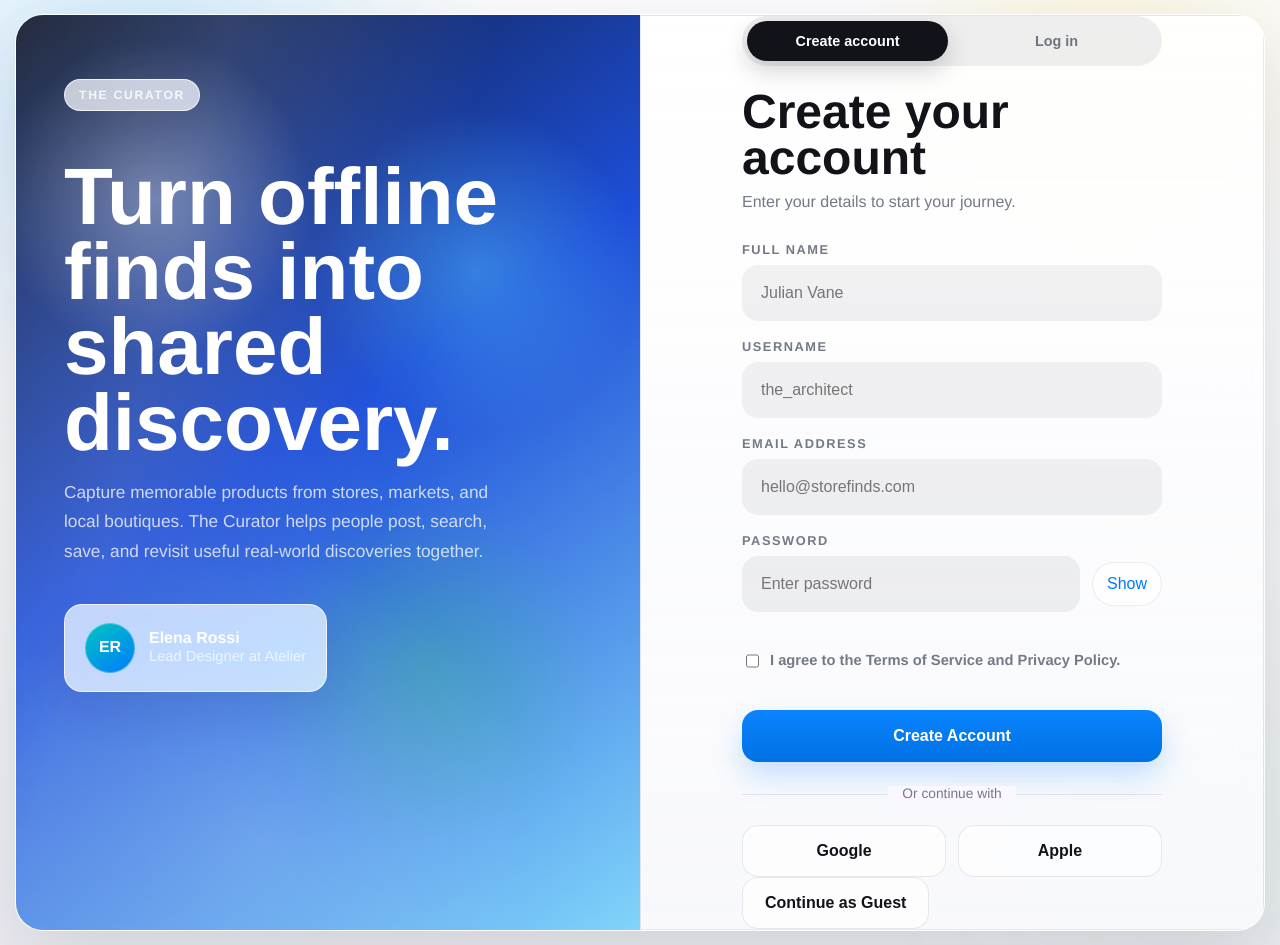
<file: frontend/index.html>
<!DOCTYPE html>
<html lang="en">
<!--
  Owners: Chenqian Fu, Xuehan Wang
  Purpose: V2 web frontend entry page for authentication and social discovery flows.
-->

<head>
  <meta charset="UTF-8" />
  <meta name="viewport" content="width=device-width, initial-scale=1.0" />
  <title>The Curator | Social Discovery Platform</title>
  <meta name="description"
    content="The Curator is a social discovery platform with a Xiaohongshu-style masonry feed, threaded comments, notifications, and real media uploads." />
  <link rel="stylesheet" href="./styles.css" />
</head>

<body>
  <div class="ambient ambient-a"></div>
  <div class="ambient ambient-b"></div>

  <section class="screen auth-screen is-active" id="auth-screen">
    <div class="auth-visual">
      <div class="auth-overlay"></div>
      <div class="auth-copy">
        <span class="capsule">The Curator</span>
        <h1>Turn offline finds into shared discovery.</h1>
        <p>
          Capture memorable products from stores, markets, and local boutiques.
          The Curator helps people post, search, save, and revisit useful
          real-world discoveries together.
        </p>

        <div class="author-card">
          <div class="avatar avatar-teal">ER</div>
          <div>
            <strong>Elena Rossi</strong>
            <span>Lead Designer at Atelier</span>
          </div>
        </div>
      </div>
    </div>

    <div class="auth-panel">
      <div class="auth-panel-inner">
        <div class="auth-mode-toggle">
          <button class="mode-chip is-active" data-auth-mode="register" type="button">
            Create account
          </button>
          <button class="mode-chip" data-auth-mode="login" type="button">
            Log in
          </button>
        </div>

        <h2 id="auth-title">Create your account</h2>
        <p id="auth-subtitle">Enter your details to start your journey.</p>

        <form id="auth-form" class="auth-form">
          <label class="auth-register-only">
            <span>Full name</span>
            <input id="auth-name" type="text" placeholder="Julian Vane" />
          </label>
          <label>
            <span>Username</span>
            <input id="auth-username" type="text" placeholder="the_architect" required />
          </label>
          <label class="auth-register-only">
            <span>Email address</span>
            <input id="auth-email" type="email" placeholder="hello@storefinds.com" />
          </label>
          <label>
            <span>Password</span>
            <div class="password-row">
              <input id="auth-password" type="password" placeholder="Enter password" minlength="6" required />
              <button class="ghost-button" id="toggle-password" type="button">
                Show
              </button>
            </div>
          </label>

          <label class="checkbox-row auth-register-only">
            <input id="auth-agree" type="checkbox" />
            <span>I agree to the Terms of Service and Privacy Policy.</span>
          </label>

          <button class="primary-button wide" id="auth-submit" type="submit">
            Create Account
          </button>
        </form>

        <div class="divider"><span>Or continue with</span></div>

        <div class="oauth-row">
          <button class="secondary-button wide oauth-button" data-oauth="Google" type="button">Google</button>
          <button class="secondary-button wide oauth-button" data-oauth="Apple" type="button">Apple</button>
        </div>



        <button class="secondary-button wide" id="guest-login" type="button">
          Continue as Guest
        </button>
      </div>
    </div>
  </section>

  <section class="screen dashboard-screen hidden" id="dashboard-screen">
    <!-- Chenqian Fu: Sidebar navigation -->
    <aside class="sidebar">
      <div class="brand">The Curator</div>
      <div class="demo-mode-badge" id="demo-mode-badge">Offline demo mode</div>

      <div class="profile-card" data-route="profile" role="button" tabindex="0" aria-label="Open profile">
        <div class="avatar" id="sidebar-avatar">AR</div>
        <div>
          <strong id="sidebar-name">Alex Rivera</strong>
          <span id="sidebar-role">Curator Gold</span>
        </div>
      </div>

      <!-- Chenqian Fu: Navigation buttons -->
      <nav class="sidebar-nav">
        <button class="nav-item is-active" data-route="feed" type="button">
          <svg viewBox="0 0 24 24" aria-hidden="true">
            <path d="M12 5.5 14 10l4.5 2-4.5 2-2 4.5-2-4.5-4.5-2 4.5-2 2-4.5Z" />
          </svg>
          <span>For You</span>
        </button>
        <button class="nav-item" data-route="explore" type="button">
          <svg viewBox="0 0 24 24" aria-hidden="true">
            <circle cx="12" cy="12" r="8" />
            <path d="m14.8 9.2-1.7 3.9-3.9 1.7 1.7-3.9 3.9-1.7Z" />
          </svg>
          <span>Explore</span>
        </button>
        <button class="nav-item" data-route="settings" type="button">
          <svg viewBox="0 0 24 24" aria-hidden="true">
            <path d="M12 8.2a3.8 3.8 0 1 0 0 7.6 3.8 3.8 0 0 0 0-7.6Z" />
            <path d="M18.4 13.4c.1-.5.1-.9.1-1.4s0-.9-.1-1.4l2-1.5-2-3.4-2.4 1a8 8 0 0 0-2.4-1.4L13.3 3h-4l-.4 2.3a8 8 0 0 0-2.4 1.4l-2.4-1-2 3.4 2 1.5A7 7 0 0 0 4 12c0 .5 0 .9.1 1.4l-2 1.5 2 3.4 2.4-1a8 8 0 0 0 2.4 1.4l.4 2.3h4l.4-2.3a8 8 0 0 0 2.4-1.4l2.4 1 2-3.4-2.1-1.5Z" />
          </svg>
          <span>Settings</span>
        </button>
      </nav>

      <!-- Xuehan Wang: Create Post button (opens modal) -->
      <button class="primary-button wide" id="open-create-post" type="button" aria-label="Create Post" title="Create Post">
        <svg viewBox="0 0 24 24" aria-hidden="true">
          <path d="M12 5v14M5 12h14" />
        </svg>
        <span>Create Post</span>
      </button>
    </aside>

    <!-- Chenqian Fu: Main content area -->
    <main class="dashboard-main">
      <div class="loading-overlay hidden" id="loading-overlay">
        <div class="loading-content">
          <div class="loading-spinner large"></div>
          <p>Loading...</p>
        </div>
      </div>

      <!-- Chenqian Fu: Dashboard header with title and search -->
      <header class="dashboard-topbar">
        <div>
          <h1 id="dashboard-title">Good afternoon</h1>
          <p id="dashboard-subtitle"></p>
        </div>

        <div class="topbar-actions">
          <label class="search-shell">
            <span>Search</span>
            <input id="global-search" type="search" placeholder="semantic & multi-modal search..." />
            <button class="ghost-button search-camera" id="open-image-search" type="button" aria-label="Image search"
              title="Image search">
              <svg viewBox="0 0 24 24" aria-hidden="true">
                <path d="M4 8.5A2.5 2.5 0 0 1 6.5 6h1.8l1.2-1.6A1 1 0 0 1 10.3 4h3.4a1 1 0 0 1 .8.4L15.7 6h1.8A2.5 2.5 0 0 1 20 8.5v8A2.5 2.5 0 0 1 17.5 19h-11A2.5 2.5 0 0 1 4 16.5v-8Z" />
                <circle cx="12" cy="12.5" r="3.4" />
              </svg>
            </button>
          </label>
          <button class="icon-pill" id="open-notifications" type="button" aria-label="Notifications"
            title="Notifications">
            <svg viewBox="0 0 24 24" aria-hidden="true">
              <path d="M18 9.8a6 6 0 0 0-12 0c0 7-2.4 6.5-2.4 8.2h16.8c0-1.7-2.4-1.2-2.4-8.2Z" />
              <path d="M9.5 20a2.6 2.6 0 0 0 5 0" />
            </svg>
            <strong id="notification-badge">0</strong>
          </button>
        </div>
      </header>

      <!-- Chenqian Fu: Filter bar with consistent width buttons -->
      <div class="filter-bar" id="filter-bar">
        <button class="filter-chip is-active" data-filter="all" type="button">All</button>
        <button class="filter-chip" data-filter="uploaded" type="button">Uploaded</button>
        <button class="filter-chip" data-filter="shared" type="button">Shared</button>
        <button class="filter-chip" data-filter="bookmarked" type="button">Bookmarked</button>
        <button class="filter-chip" data-filter="following" type="button">Following</button>
      </div>

      <!-- Chenqian Fu: Content display area -->
      <section id="dashboard-content"></section>
    </main>

    <!-- Xuehan Wang: Right rail with trending, notifications, and upgrade card -->
    <aside class="right-rail">
      <section class="panel trending-panel">
        <div class="panel-header">
          <h2>Trending</h2>
          <span>Search</span>
        </div>
        <div id="trending-list" class="trending-list"></div>
      </section>

      <section class="panel notification-summary">
        <div class="panel-header">
          <h2>Notification Center</h2>
          <button class="text-button" id="open-notifications-alt" type="button">Open</button>
        </div>
        <div id="notification-preview" class="notification-preview"></div>
      </section>

      <section class="upgrade-card">
        <span class="micro-label light">Curator Pro</span>
        <h3>Unlock advanced audience insights.</h3>
        <p>Get detailed breakdowns of who is interacting with your shared local finds.</p>
        <button class="secondary-inverse" type="button">Upgrade Now</button>
      </section>
    </aside>
  </section>

  <!-- Xuehan Wang: Detail overlay for post detail view -->
  <section class="detail-overlay hidden" id="detail-overlay">
    <div class="detail-shell">
      <header class="detail-topbar">
        <button class="back-button" id="close-detail" type="button">Back to Feed</button>
        <div class="detail-topbar-actions">
          <button class="ghost-button" id="detail-open-notifications" type="button">Notifications</button>
          <div class="avatar small" id="detail-avatar">AR</div>
        </div>
      </header>

      <div class="detail-layout">
        <section class="detail-visual-panel">
          <div class="detail-hero" id="detail-hero"></div>
          <div class="thumbnail-row" id="thumbnail-row"></div>
        </section>
        <aside class="detail-info-panel" id="detail-info-panel"></aside>
      </div>

      <!-- Xuehan Wang: Comments panel -->
      <section class="comments-panel">
        <div class="comments-header">
          <h2>Thoughts & Feedback</h2>
          <span id="comment-count">0</span>
        </div>

        <div class="reply-banner hidden" id="reply-banner">
          Replying to <strong id="reply-target">comment</strong>
          <button class="text-button" id="cancel-reply" type="button">Cancel</button>
        </div>

        <form id="comment-form" class="comment-form">
          <div class="avatar small" id="comment-user-avatar">AR</div>
          <input id="comment-input" type="text" placeholder="Add to the conversation..." />
          <button class="send-button" type="submit">Send</button>
        </form>

        <div id="comment-thread" class="comment-thread"></div>
      </section>
    </div>
  </section>

  <aside class="notification-drawer hidden" id="notification-drawer">
    <div class="drawer-mask" id="close-notification-drawer"></div>
    <div class="drawer-panel">
      <div class="drawer-header">
        <div>
          <span class="micro-label">Inbox</span>
          <h2>Notification Center</h2>
        </div>
        <div class="drawer-header-actions">
          <button class="ghost-button" id="toggle-notification-filter" type="button">Unread only</button>
          <button class="ghost-button" id="mark-all-read" type="button">Mark all read</button>
          <button class="ghost-button" id="close-notification-button" type="button">Close</button>
        </div>
      </div>
      <div id="notification-list" class="notification-list"></div>
    </div>
  </aside>

  <!-- Xuehan Wang: Create post modal -->
  <section class="modal hidden" id="create-modal">
    <div class="modal-mask" id="close-create-mask"></div>
    <div class="modal-panel">
      <div class="modal-header">
        <div>
          <span class="micro-label" id="create-modal-label">Create Post</span>
          <h2 id="create-modal-title">Upload a new local find</h2>
        </div>
        <button class="ghost-button" id="close-create-button" type="button">Close</button>
      </div>

      <form id="create-post-form" class="create-form">
        <input id="editing-post-id" type="hidden" />
        <div class="form-grid">
          <label>
            <span>Title</span>
            <input id="post-title" type="text" placeholder="A luminous forest-facing living room" required />
          </label>
          <label>
            <span>Category</span>
            <input id="post-category" type="text" placeholder="Interior Design" required />
          </label>
          <label>
            <span>Price Range</span>
            <input id="post-price" type="text" placeholder="$1,450 / hr" />
          </label>
          <label>
            <span>Location</span>
            <input id="post-location" type="text" placeholder="Zurich, CH" required />
          </label>
          <label>
            <span>Store Name</span>
            <input id="post-store-name" type="text" placeholder="Quiet Clay Corner" />
          </label>
          <label>
            <span>Store Address</span>
            <input id="post-store-address" type="text" placeholder="17 Via Foscolo, Milan, IT" />
          </label>
        </div>

        <label>
          <span>Description</span>
          <textarea id="post-description" rows="5"
            placeholder="Describe why this find matters and what makes it worth sharing." required></textarea>
        </label>

        <label>
          <span>Tags</span>
          <input id="post-tags" type="text" placeholder="#minimalism, #glasshouse, #nature" />
        </label>

        <div class="ai-tag-row">
          <button class="secondary-button" id="suggest-tags-button" type="button">AI tag suggestions</button>
          <div id="suggested-tags" class="suggested-tags"></div>
        </div>

        <label class="upload-field">
          <span>Upload Images</span>
          <input id="post-images" type="file" accept="image/*" multiple class="hidden-file-input" />
          <button class="secondary-button upload-trigger" id="choose-post-images" type="button">Choose Files</button>
          <small>Max 4 images, 16MB each. Images will be uploaded to Flask media service and stored on disk.</small>
        </label>

        <div class="preview-grid" id="preview-grid"></div>
        <div class="upload-progress hidden" id="upload-progress">
          <div class="upload-progress-bar" id="upload-progress-bar"></div>
        </div>
        <div class="form-error hidden" id="create-form-error"></div>

        <div class="form-actions">
          <button class="secondary-button" id="cancel-create-button" type="button">Cancel</button>
          <button class="primary-button" id="submit-create-button" type="submit">Publish Post</button>
        </div>
      </form>
    </div>
  </section>

  <!-- Xuehan Wang: Image search modal -->
  <section class="modal hidden" id="image-search-modal">
    <div class="modal-mask" id="close-image-search-mask"></div>
    <div class="modal-panel">
      <div class="modal-header">
        <div>
          <span class="micro-label">Visual Search</span>
          <h2>Find similar posts by image</h2>
        </div>
        <button class="ghost-button" id="close-image-search-button" type="button">Close</button>
      </div>

      <div class="image-search-content">
        <div class="image-upload-area" id="image-upload-area">
          <input id="image-search-file" type="file" accept="image/*" />
          <div class="upload-hint">
            <span class="upload-icon">Upload</span>
            <p>Upload an image to find visually similar posts</p>
            <small>AI powered visual search</small>
          </div>
        </div>

        <div class="image-preview-container hidden" id="image-preview-container">
          <div class="preview-image" id="preview-image"></div>
          <button class="ghost-button" id="remove-preview-image" type="button">Remove image</button>
        </div>

        <div class="search-status hidden" id="search-status">
          <div class="loading-spinner"></div>
          <p>Searching for visually similar posts...</p>
        </div>

        <div class="search-results hidden" id="search-results">
          <h3>Similar Posts</h3>
          <div class="similar-posts-grid" id="similar-posts-grid"></div>
        </div>

        <div class="form-actions">
          <button class="secondary-button" id="cancel-image-search-button" type="button">Cancel</button>
          <button class="primary-button" id="submit-image-search" type="button" disabled>Search</button>
        </div>
      </div>
    </div>
  </section>

  <!-- Xuehan Wang: Report modal -->
  <section class="modal hidden" id="report-modal">
    <div class="modal-mask" id="close-report-mask"></div>
    <div class="modal-panel">
      <div class="modal-header">
        <div>
          <span class="micro-label">Report Content</span>
          <h2>Why are you reporting this?</h2>
        </div>
        <button class="ghost-button" id="close-report-button" type="button">Close</button>
      </div>

      <div class="report-content">
        <input id="report-target-id" type="hidden" />
        <input id="report-target-type" type="hidden" />

        <div class="report-reasons">
          <button class="report-reason" data-reason="spam" type="button">
            <span class="reason-icon">Spam</span>
            <div>
              <strong>Spam or misleading</strong>
              <small>This looks like spam, phishing, or misleading content.</small>
            </div>
          </button>
          <button class="report-reason" data-reason="inappropriate" type="button">
            <span class="reason-icon">Wrong</span>
            <div>
              <strong>Inappropriate content</strong>
              <small>This contains nudity, violence, or other inappropriate material.</small>
            </div>
          </button>
          <button class="report-reason" data-reason="harmful" type="button">
            <span class="reason-icon">Safety</span>
            <div>
              <strong>Harmful or dangerous</strong>
              <small>This promotes harm, self-harm, or dangerous activities.</small>
            </div>
          </button>
          <button class="report-reason" data-reason="copyright" type="button">
            <span class="reason-icon">Copyright</span>
            <div>
              <strong>Copyright infringement</strong>
              <small>This violates copyright or intellectual property laws.</small>
            </div>
          </button>
          <button class="report-reason" data-reason="other" type="button">
            <span class="reason-icon">Other</span>
            <div>
              <strong>Other</strong>
              <small>Something else is wrong with this content.</small>
            </div>
          </button>
        </div>

        <div class="report-custom-reason hidden" id="report-custom-reason">
          <label>
            <span>Additional details</span>
            <textarea id="report-message" rows="3"
              placeholder="Please provide more details about why you're reporting this."></textarea>
          </label>
        </div>

        <div class="form-actions">
          <button class="secondary-button" id="cancel-report-button" type="button">Cancel</button>
          <button class="primary-button" id="submit-report-button" type="button" disabled>Submit Report</button>
        </div>
      </div>
    </div>
  </section>

  <div class="toast hidden" id="toast"></div>

  <script src="./script.js"></script>
</body>

</html>
</file>
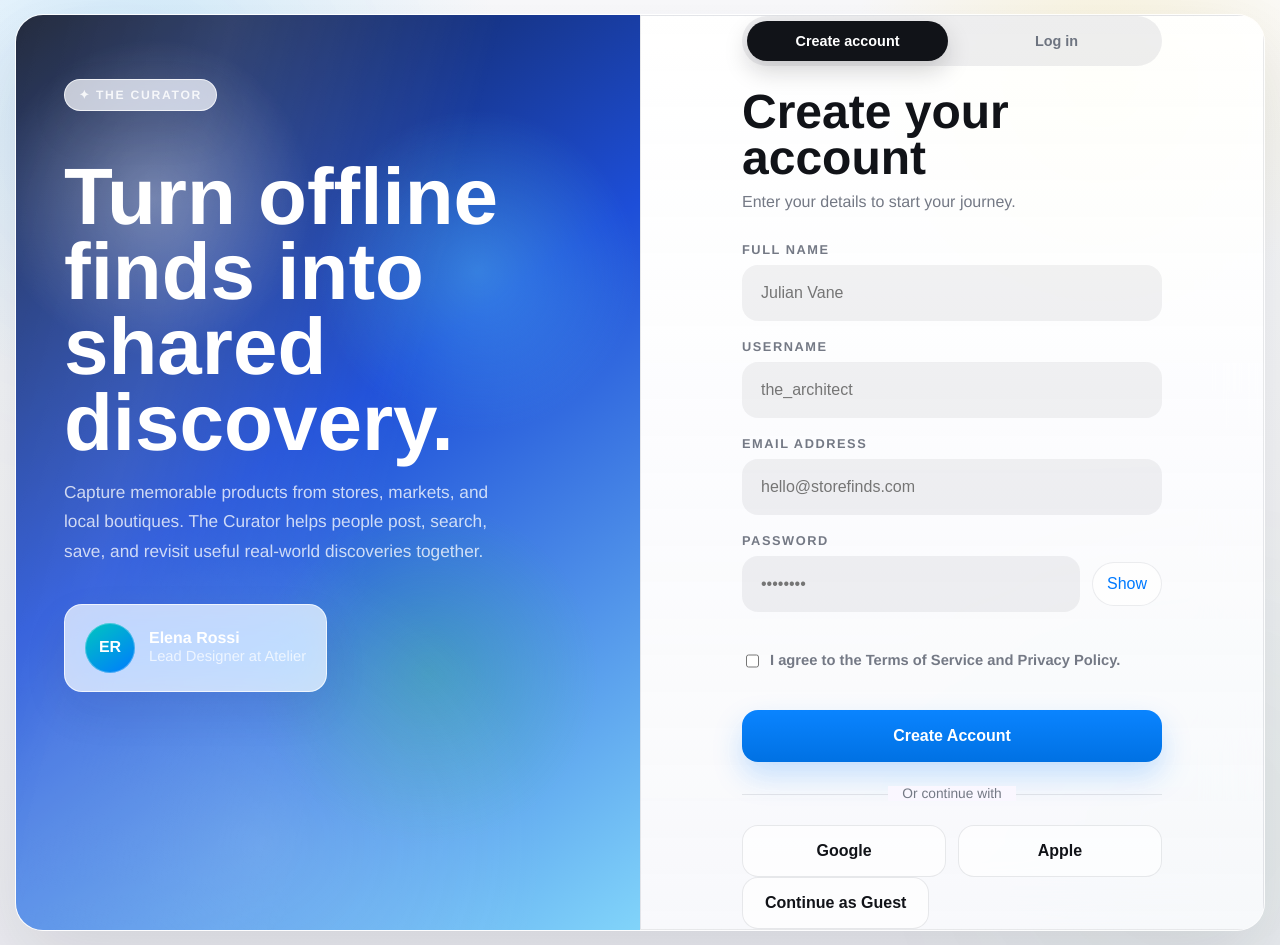
<file: mobile/index.html>
<!DOCTYPE html>
<html lang="en">
<!--
  Owners: Chenqian Fu, Xuehan Wang
  Purpose: V2 mobile frontend entry page for authentication and social discovery flows.
-->

<head>
  <meta charset="UTF-8" />
  <meta name="viewport" content="width=device-width, initial-scale=1.0" />
  <title>The Curator | Social Discovery Platform</title>
  <meta name="description"
    content="The Curator is a social discovery platform with a Xiaohongshu-style masonry feed, threaded comments, notifications, and real media uploads." />
  <link rel="stylesheet" href="./styles.css" />
</head>

<body>
  <div class="ambient ambient-a"></div>
  <div class="ambient ambient-b"></div>

  <section class="screen auth-screen is-active" id="auth-screen">
    <div class="auth-visual">
      <div class="auth-overlay"></div>
      <div class="auth-copy">
        <span class="capsule">✦ The Curator</span>
        <h1>Turn offline finds into shared discovery.</h1>
        <p>
          Capture memorable products from stores, markets, and local boutiques.
          The Curator helps people post, search, save, and revisit useful
          real-world discoveries together.
        </p>

        <div class="author-card">
          <div class="avatar avatar-teal">ER</div>
          <div>
            <strong>Elena Rossi</strong>
            <span>Lead Designer at Atelier</span>
          </div>
        </div>
      </div>
    </div>

    <div class="auth-panel">
      <div class="auth-panel-inner">
        <div class="auth-mode-toggle">
          <button class="mode-chip is-active" data-auth-mode="register" type="button">
            Create account
          </button>
          <button class="mode-chip" data-auth-mode="login" type="button">
            Log in
          </button>
        </div>

        <h2 id="auth-title">Create your account</h2>
        <p id="auth-subtitle">Enter your details to start your journey.</p>

        <form id="auth-form" class="auth-form">
          <label class="auth-register-only">
            <span>Full name</span>
            <input id="auth-name" type="text" placeholder="Julian Vane" />
          </label>
          <label>
            <span>Username</span>
            <input id="auth-username" type="text" placeholder="the_architect" required />
          </label>
          <label class="auth-register-only">
            <span>Email address</span>
            <input id="auth-email" type="email" placeholder="hello@storefinds.com" />
          </label>
          <label>
            <span>Password</span>
            <div class="password-row">
              <input id="auth-password" type="password" placeholder="••••••••" minlength="6" required />
              <button class="ghost-button" id="toggle-password" type="button">
                Show
              </button>
            </div>
          </label>

          <label class="checkbox-row auth-register-only">
            <input id="auth-agree" type="checkbox" />
            <span>I agree to the Terms of Service and Privacy Policy.</span>
          </label>

          <button class="primary-button wide" id="auth-submit" type="submit">
            Create Account
          </button>
        </form>

        <div class="divider"><span>Or continue with</span></div>

        <div class="oauth-row">
          <button class="secondary-button wide oauth-button" data-oauth="Google" type="button">Google</button>
          <button class="secondary-button wide oauth-button" data-oauth="Apple" type="button">Apple</button>
        </div>



        <button class="secondary-button wide" id="guest-login" type="button">
          Continue as Guest
        </button>
      </div>
    </div>
  </section>

  <section class="screen dashboard-screen hidden" id="dashboard-screen">
    <!-- Chenqian Fu: Sidebar navigation -->
    <aside class="sidebar">
      <div class="brand">The Curator</div>
      <div class="demo-mode-badge" id="demo-mode-badge">Offline demo mode</div>

      <div class="profile-card" data-route="profile" role="button" tabindex="0" aria-label="Open profile">
        <div class="avatar" id="sidebar-avatar">AR</div>
        <div>
          <strong id="sidebar-name">Alex Rivera</strong>
          <span id="sidebar-role">Curator Gold</span>
        </div>
      </div>

      <!-- Chenqian Fu: Navigation buttons -->
      <nav class="sidebar-nav">
        <button class="nav-item is-active" data-route="feed" type="button">
          <svg viewBox="0 0 24 24" aria-hidden="true">
            <path d="M12 5.5 14 10l4.5 2-4.5 2-2 4.5-2-4.5-4.5-2 4.5-2 2-4.5Z" />
          </svg>
          <span>For You</span>
        </button>
        <button class="nav-item" data-route="explore" type="button">
          <svg viewBox="0 0 24 24" aria-hidden="true">
            <circle cx="12" cy="12" r="8" />
            <path d="m14.8 9.2-1.7 3.9-3.9 1.7 1.7-3.9 3.9-1.7Z" />
          </svg>
          <span>Explore</span>
        </button>
        <button class="nav-item" data-route="settings" type="button">
          <svg viewBox="0 0 24 24" aria-hidden="true">
            <path d="M12 8.2a3.8 3.8 0 1 0 0 7.6 3.8 3.8 0 0 0 0-7.6Z" />
            <path d="M18.4 13.4c.1-.5.1-.9.1-1.4s0-.9-.1-1.4l2-1.5-2-3.4-2.4 1a8 8 0 0 0-2.4-1.4L13.3 3h-4l-.4 2.3a8 8 0 0 0-2.4 1.4l-2.4-1-2 3.4 2 1.5A7 7 0 0 0 4 12c0 .5 0 .9.1 1.4l-2 1.5 2 3.4 2.4-1a8 8 0 0 0 2.4 1.4l.4 2.3h4l.4-2.3a8 8 0 0 0 2.4-1.4l2.4 1 2-3.4-2.1-1.5Z" />
          </svg>
          <span>Settings</span>
        </button>
      </nav>

      <!-- Xuehan Wang: Create Post button (opens modal) -->
      <button class="primary-button wide" id="open-create-post" type="button" aria-label="Create Post" title="Create Post">
        <svg viewBox="0 0 24 24" aria-hidden="true">
          <path d="M12 5v14M5 12h14" />
        </svg>
        <span>Create Post</span>
      </button>
    </aside>

    <!-- Chenqian Fu: Main content area -->
    <main class="dashboard-main">
      <div class="loading-overlay hidden" id="loading-overlay">
        <div class="loading-content">
          <div class="loading-spinner large"></div>
          <p>Loading...</p>
        </div>
      </div>

      <!-- Chenqian Fu: Dashboard header with title and search -->
      <header class="dashboard-topbar">
        <div>
          <h1 id="dashboard-title">Good afternoon</h1>
          <p id="dashboard-subtitle"></p>
        </div>

        <div class="topbar-actions">
          <label class="search-shell">
            <span>✦</span>
            <input id="global-search" type="search" placeholder="semantic & multi-modal search..." />
            <button class="ghost-button search-camera" id="open-image-search" type="button" aria-label="Image search"
              title="Image search">
              <svg viewBox="0 0 24 24" aria-hidden="true">
                <path d="M4 8.5A2.5 2.5 0 0 1 6.5 6h1.8l1.2-1.6A1 1 0 0 1 10.3 4h3.4a1 1 0 0 1 .8.4L15.7 6h1.8A2.5 2.5 0 0 1 20 8.5v8A2.5 2.5 0 0 1 17.5 19h-11A2.5 2.5 0 0 1 4 16.5v-8Z" />
                <circle cx="12" cy="12.5" r="3.4" />
              </svg>
            </button>
          </label>
          <button class="icon-pill" id="open-notifications" type="button" aria-label="Notifications"
            title="Notifications">
            <svg viewBox="0 0 24 24" aria-hidden="true">
              <path d="M18 9.8a6 6 0 0 0-12 0c0 7-2.4 6.5-2.4 8.2h16.8c0-1.7-2.4-1.2-2.4-8.2Z" />
              <path d="M9.5 20a2.6 2.6 0 0 0 5 0" />
            </svg>
            <strong id="notification-badge">0</strong>
          </button>
        </div>
      </header>

      <!-- Chenqian Fu: Filter bar with consistent width buttons -->
      <div class="filter-bar" id="filter-bar">
        <button class="filter-chip is-active" data-filter="all" type="button">All</button>
        <button class="filter-chip" data-filter="uploaded" type="button">Uploaded</button>
        <button class="filter-chip" data-filter="shared" type="button">Shared</button>
        <button class="filter-chip" data-filter="bookmarked" type="button">Bookmarked</button>
        <button class="filter-chip" data-filter="following" type="button">Following</button>
      </div>

      <!-- Chenqian Fu: Content display area -->
      <section id="dashboard-content"></section>
    </main>

    <!-- Xuehan Wang: Right rail with trending, notifications, and upgrade card -->
    <aside class="right-rail">
      <section class="panel trending-panel">
        <div class="panel-header">
          <h2>Trending</h2>
          <span>✦</span>
        </div>
        <div id="trending-list" class="trending-list"></div>
      </section>

      <section class="panel notification-summary">
        <div class="panel-header">
          <h2>Notification Center</h2>
          <button class="text-button" id="open-notifications-alt" type="button">Open</button>
        </div>
        <div id="notification-preview" class="notification-preview"></div>
      </section>

      <section class="upgrade-card">
        <span class="micro-label light">Curator Pro</span>
        <h3>Unlock advanced audience insights.</h3>
        <p>Get detailed breakdowns of who is interacting with your shared local finds.</p>
        <button class="secondary-inverse" type="button">Upgrade Now</button>
      </section>
    </aside>
  </section>

  <!-- Xuehan Wang: Detail overlay for post detail view -->
  <section class="detail-overlay hidden" id="detail-overlay">
    <div class="detail-shell">
      <header class="detail-topbar">
        <button class="back-button" id="close-detail" type="button">← Back to Feed</button>
        <div class="detail-topbar-actions">
          <button class="ghost-button" id="detail-open-notifications" type="button">Notifications</button>
          <div class="avatar small" id="detail-avatar">AR</div>
        </div>
      </header>

      <div class="detail-layout">
        <section class="detail-visual-panel">
          <div class="detail-hero" id="detail-hero"></div>
          <div class="thumbnail-row" id="thumbnail-row"></div>
        </section>
        <aside class="detail-info-panel" id="detail-info-panel"></aside>
      </div>

      <!-- Xuehan Wang: Comments panel -->
      <section class="comments-panel">
        <div class="comments-header">
          <h2>Thoughts & Feedback</h2>
          <span id="comment-count">0</span>
        </div>

        <div class="reply-banner hidden" id="reply-banner">
          Replying to <strong id="reply-target">comment</strong>
          <button class="text-button" id="cancel-reply" type="button">Cancel</button>
        </div>

        <form id="comment-form" class="comment-form">
          <div class="avatar small" id="comment-user-avatar">AR</div>
          <input id="comment-input" type="text" placeholder="Add to the conversation..." />
          <button class="send-button" type="submit">➜</button>
        </form>

        <div id="comment-thread" class="comment-thread"></div>
      </section>
    </div>
  </section>

  <aside class="notification-drawer hidden" id="notification-drawer">
    <div class="drawer-mask" id="close-notification-drawer"></div>
    <div class="drawer-panel">
      <div class="drawer-header">
        <div>
          <span class="micro-label">Inbox</span>
          <h2>Notification Center</h2>
        </div>
        <div class="drawer-header-actions">
          <button class="ghost-button" id="toggle-notification-filter" type="button">Unread only</button>
          <button class="ghost-button" id="mark-all-read" type="button">Mark all read</button>
          <button class="ghost-button" id="close-notification-button" type="button">Close</button>
        </div>
      </div>
      <div id="notification-list" class="notification-list"></div>
    </div>
  </aside>

  <!-- Xuehan Wang: Create post modal -->
  <section class="modal hidden" id="create-modal">
    <div class="modal-mask" id="close-create-mask"></div>
    <div class="modal-panel">
      <div class="modal-header">
        <div>
          <span class="micro-label" id="create-modal-label">Create Post</span>
          <h2 id="create-modal-title">Upload a new local find</h2>
        </div>
        <button class="ghost-button" id="close-create-button" type="button">Close</button>
      </div>

      <form id="create-post-form" class="create-form">
        <input id="editing-post-id" type="hidden" />
        <div class="form-grid">
          <label>
            <span>Title</span>
            <input id="post-title" type="text" placeholder="A luminous forest-facing living room" required />
          </label>
          <label>
            <span>Category</span>
            <input id="post-category" type="text" placeholder="Interior Design" required />
          </label>
          <label>
            <span>Price Range</span>
            <input id="post-price" type="text" placeholder="$1,450 / hr" />
          </label>
          <label>
            <span>Location</span>
            <input id="post-location" type="text" placeholder="Zurich, CH" required />
          </label>
          <label>
            <span>Store Name</span>
            <input id="post-store-name" type="text" placeholder="Quiet Clay Corner" />
          </label>
          <label>
            <span>Store Address</span>
            <input id="post-store-address" type="text" placeholder="17 Via Foscolo, Milan, IT" />
          </label>
        </div>

        <label>
          <span>Description</span>
          <textarea id="post-description" rows="5"
            placeholder="Describe why this find matters and what makes it worth sharing." required></textarea>
        </label>

        <label>
          <span>Tags</span>
          <input id="post-tags" type="text" placeholder="#minimalism, #glasshouse, #nature" />
        </label>

        <div class="ai-tag-row">
          <button class="secondary-button" id="suggest-tags-button" type="button">AI tag suggestions</button>
          <div id="suggested-tags" class="suggested-tags"></div>
        </div>

        <label class="upload-field">
          <span>Upload Images</span>
          <input id="post-images" type="file" accept="image/*" multiple class="hidden-file-input" />
          <button class="secondary-button upload-trigger" id="choose-post-images" type="button">Choose Files</button>
          <small>Max 4 images, 16MB each. Images will be uploaded to Flask media service and stored on disk.</small>
        </label>

        <div class="preview-grid" id="preview-grid"></div>
        <div class="upload-progress hidden" id="upload-progress">
          <div class="upload-progress-bar" id="upload-progress-bar"></div>
        </div>
        <div class="form-error hidden" id="create-form-error"></div>

        <div class="form-actions">
          <button class="secondary-button" id="cancel-create-button" type="button">Cancel</button>
          <button class="primary-button" id="submit-create-button" type="submit">Publish Post</button>
        </div>
      </form>
    </div>
  </section>

  <!-- Xuehan Wang: Image search modal -->
  <section class="modal hidden" id="image-search-modal">
    <div class="modal-mask" id="close-image-search-mask"></div>
    <div class="modal-panel">
      <div class="modal-header">
        <div>
          <span class="micro-label">Visual Search</span>
          <h2>Find similar posts by image</h2>
        </div>
        <button class="ghost-button" id="close-image-search-button" type="button">Close</button>
      </div>

      <div class="image-search-content">
        <div class="image-upload-area" id="image-upload-area">
          <input id="image-search-file" type="file" accept="image/*" />
          <div class="upload-hint">
            <span class="upload-icon">📷</span>
            <p>Upload an image to find visually similar posts</p>
            <small>AI powered visual search</small>
          </div>
        </div>

        <div class="image-preview-container hidden" id="image-preview-container">
          <div class="preview-image" id="preview-image"></div>
          <button class="ghost-button" id="remove-preview-image" type="button">Remove image</button>
        </div>

        <div class="search-status hidden" id="search-status">
          <div class="loading-spinner"></div>
          <p>Searching for visually similar posts...</p>
        </div>

        <div class="search-results hidden" id="search-results">
          <h3>Similar Posts</h3>
          <div class="similar-posts-grid" id="similar-posts-grid"></div>
        </div>

        <div class="form-actions">
          <button class="secondary-button" id="cancel-image-search-button" type="button">Cancel</button>
          <button class="primary-button" id="submit-image-search" type="button" disabled>Search</button>
        </div>
      </div>
    </div>
  </section>

  <!-- Xuehan Wang: Report modal -->
  <section class="modal hidden" id="report-modal">
    <div class="modal-mask" id="close-report-mask"></div>
    <div class="modal-panel">
      <div class="modal-header">
        <div>
          <span class="micro-label">Report Content</span>
          <h2>Why are you reporting this?</h2>
        </div>
        <button class="ghost-button" id="close-report-button" type="button">Close</button>
      </div>

      <div class="report-content">
        <input id="report-target-id" type="hidden" />
        <input id="report-target-type" type="hidden" />

        <div class="report-reasons">
          <button class="report-reason" data-reason="spam" type="button">
            <span class="reason-icon">Spam</span>
            <div>
              <strong>Spam or misleading</strong>
              <small>This looks like spam, phishing, or misleading content.</small>
            </div>
          </button>
          <button class="report-reason" data-reason="inappropriate" type="button">
            <span class="reason-icon">Wrong</span>
            <div>
              <strong>Inappropriate content</strong>
              <small>This contains nudity, violence, or other inappropriate material.</small>
            </div>
          </button>
          <button class="report-reason" data-reason="harmful" type="button">
            <span class="reason-icon">Safety</span>
            <div>
              <strong>Harmful or dangerous</strong>
              <small>This promotes harm, self-harm, or dangerous activities.</small>
            </div>
          </button>
          <button class="report-reason" data-reason="copyright" type="button">
            <span class="reason-icon">Copyright</span>
            <div>
              <strong>Copyright infringement</strong>
              <small>This violates copyright or intellectual property laws.</small>
            </div>
          </button>
          <button class="report-reason" data-reason="other" type="button">
            <span class="reason-icon">Other</span>
            <div>
              <strong>Other</strong>
              <small>Something else is wrong with this content.</small>
            </div>
          </button>
        </div>

        <div class="report-custom-reason hidden" id="report-custom-reason">
          <label>
            <span>Additional details</span>
            <textarea id="report-message" rows="3"
              placeholder="Please provide more details about why you're reporting this."></textarea>
          </label>
        </div>

        <div class="form-actions">
          <button class="secondary-button" id="cancel-report-button" type="button">Cancel</button>
          <button class="primary-button" id="submit-report-button" type="button" disabled>Submit Report</button>
        </div>
      </div>
    </div>
  </section>

  <div class="toast hidden" id="toast"></div>

  <script src="./script.js"></script>
</body>

</html>
</file>
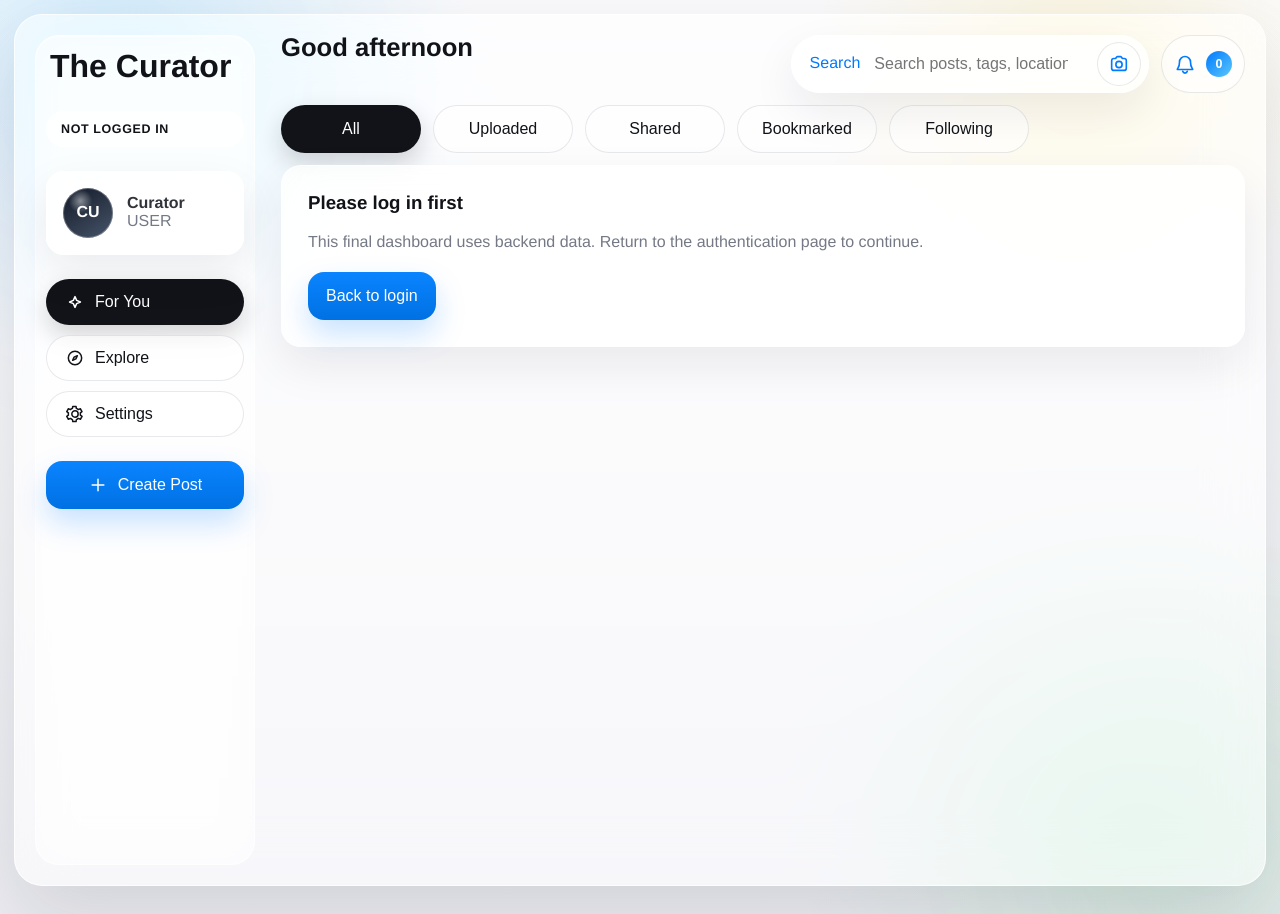
<file: frontend/dashboard.html>
<!DOCTYPE html>
<html lang="en">
<!--
  Owners: Chenqian Fu, Xuehan Wang
  Purpose: V2 web dashboard with feed, navigation, admin, analytics, post detail, and create-post flows.
-->

<head>
  <meta charset="UTF-8" />
  <meta http-equiv="Cache-Control" content="no-store, no-cache, must-revalidate" />
  <meta http-equiv="Pragma" content="no-cache" />
  <meta http-equiv="Expires" content="0" />
  <meta name="viewport" content="width=device-width, initial-scale=1.0" />
  <title>The Curator | Dashboard</title>
  <style>
    :root {
      --bg: #f7f2ff;
      --bg-2: #efe8ff;
      --panel: rgba(255, 255, 255, 0.92);
      --panel-strong: rgba(255, 255, 255, 0.98);
      --line: rgba(102, 82, 170, 0.12);
      --line-strong: rgba(102, 82, 170, 0.2);
      --text: #453d73;
      --text-strong: #38305f;
      --muted: #8e88ae;
      --accent: #6758ff;
      --accent-soft: #9186ff;
      --accent-deep: #5143dc;
      --danger: #df637b;
      --shadow: 0 28px 80px rgba(88, 67, 167, 0.12);
      --radius-xl: 30px;
      --radius-lg: 24px;
      --radius-md: 18px;
      --shell: min(1600px, calc(100vw - 28px));
    }

    * {
      box-sizing: border-box;
    }

    html {
      scroll-behavior: smooth;
    }

    body {
      margin: 0;
      min-height: 100vh;
      color: var(--text);
      font-family: "SF Pro Display", "SF Pro Text", "Helvetica Neue", "Avenir Next", sans-serif;
      background:
        radial-gradient(circle at 8% 12%, rgba(157, 138, 255, 0.28), transparent 18%),
        radial-gradient(circle at 92% 14%, rgba(116, 102, 255, 0.18), transparent 18%),
        linear-gradient(180deg, #fcfbff 0%, var(--bg) 45%, #f6f2ff 100%);
    }

    button,
    input,
    textarea {
      font: inherit;
    }

    button {
      border: 0;
    }

    .ambient {
      position: fixed;
      width: 24rem;
      height: 24rem;
      border-radius: 999px;
      filter: blur(90px);
      opacity: 0.34;
      pointer-events: none;
      z-index: 0;
    }

    .ambient-a {
      top: -5rem;
      left: -6rem;
      background: rgba(110, 92, 255, 0.34);
    }

    .ambient-b {
      right: -8rem;
      bottom: -8rem;
      background: rgba(196, 126, 255, 0.24);
    }

    .hidden {
      display: none !important;
    }

    .dashboard-screen {
      position: relative;
      z-index: 1;
      width: var(--shell);
      min-height: calc(100vh - 28px);
      margin: 14px auto;
      display: grid;
      grid-template-columns: 250px minmax(0, 1fr) 330px;
      gap: 26px;
      padding: 20px;
      border-radius: 28px;
      background: rgba(250, 247, 255, 0.95);
      border: 1px solid rgba(255, 255, 255, 0.8);
      box-shadow: var(--shadow);
    }

    .brand {
      font-size: 2rem;
      font-weight: 800;
      color: var(--accent-deep);
      letter-spacing: -0.06em;
    }

    .sidebar {
      display: flex;
      flex-direction: column;
      gap: 24px;
    }

    .sidebar-nav {
      display: grid;
      gap: 10px;
    }

    .nav-item,
    .filter-chip,
    .primary-button,
    .secondary-button {
      min-height: 48px;
      padding: 0 18px;
      border-radius: 16px;
      cursor: pointer;
      transition: transform 180ms ease, background 180ms ease, color 180ms ease, box-shadow 180ms ease;
    }

    .nav-item {
      display: inline-flex;
      align-items: center;
      gap: 10px;
    }

    .nav-item svg,
    #open-create-post svg {
      width: 20px;
      height: 20px;
      fill: none;
      stroke: currentColor;
      stroke-width: 1.8;
      stroke-linecap: round;
      stroke-linejoin: round;
      flex: 0 0 auto;
    }

    #open-create-post {
      display: inline-flex;
      align-items: center;
      justify-content: center;
      gap: 10px;
    }

    .nav-item,
    .filter-chip,
    .secondary-button {
      color: var(--text-strong);
      background: rgba(255, 255, 255, 0.82);
      border: 1px solid var(--line);
    }

    .nav-item.is-active,
    .filter-chip.is-active,
    .primary-button {
      color: white;
      background: linear-gradient(135deg, var(--accent), var(--accent-soft));
      border-color: transparent;
      box-shadow: 0 14px 34px rgba(103, 88, 255, 0.24);
    }

    .nav-item:hover,
    .filter-chip:hover,
    .primary-button:hover,
    .secondary-button:hover {
      transform: translateY(-1px);
    }

    .primary-button.wide,
    .secondary-button.wide {
      width: 100%;
    }

    .profile-card {
      display: flex;
      align-items: center;
      gap: 14px;
      padding: 16px;
      border-radius: 18px;
      background: rgba(245, 240, 255, 0.8);
    }

    .profile-card[data-route] {
      cursor: pointer;
      transition: transform 180ms ease, border-color 180ms ease, box-shadow 180ms ease, background 180ms ease;
    }

    .profile-card[data-route]:hover,
    .profile-card[data-route]:focus-visible {
      transform: translateY(-1px);
      border-color: rgba(0, 122, 255, 0.28);
      box-shadow: 0 18px 42px rgba(20, 28, 45, 0.1);
      outline: none;
    }

    .profile-card.is-active {
      border-color: rgba(0, 122, 255, 0.34);
      box-shadow: 0 16px 38px rgba(0, 122, 255, 0.12);
    }

    .avatar {
      display: grid;
      place-items: center;
      width: 50px;
      height: 50px;
      border-radius: 16px;
      color: white;
      font-weight: 700;
      background: linear-gradient(135deg, #4d4267, #262138);
    }

    .avatar.small {
      width: 34px;
      height: 34px;
      border-radius: 12px;
      font-size: 0.74rem;
    }

    .profile-card strong,
    .meta-author strong {
      display: block;
    }

    .profile-card span,
    .meta-author span {
      color: var(--muted);
    }

    /* Chenqian Fu: Main dashboard layout - Tight spacing between elements */
    .dashboard-main {
      display: flex;
      flex-direction: column;
      gap: 12px;
      position: relative;
    }

    .loading-overlay {
      position: absolute;
      inset: 0;
      display: flex;
      align-items: center;
      justify-content: center;
      background: rgba(247, 242, 255, 0.9);
      z-index: 10;
    }

    .loading-content {
      display: flex;
      flex-direction: column;
      align-items: center;
      gap: 16px;
    }

    .loading-spinner {
      width: 48px;
      height: 48px;
      border: 4px solid rgba(103, 88, 255, 0.1);
      border-top-color: var(--accent);
      border-radius: 50%;
      animation: spin 1s linear infinite;
    }

    .loading-spinner.large {
      width: 64px;
      height: 64px;
    }

    @keyframes spin {
      to {
        transform: rotate(360deg);
      }
    }

    .dashboard-topbar {
      display: flex;
      justify-content: space-between;
      gap: 18px;
      align-items: start;
      flex-wrap: wrap;
      margin-bottom: 0;
    }

    .dashboard-topbar h1 {
      margin: 0;
      font-size: clamp(1.3rem, 2vw, 2rem);
      line-height: 1.05;
      letter-spacing: -0.06em;
      color: var(--text-strong);
      white-space: nowrap;
    }

    .dashboard-topbar p {
      margin: 10px 0 0;
      color: var(--muted);
      font-size: 1.08rem;
    }

    .dashboard-topbar p:empty {
      display: none;
    }

    .topbar-actions {
      display: flex;
      flex-direction: column;
      gap: 12px;
      align-items: flex-end;
    }

    .search-shell {
      position: relative;
      z-index: 100;
      display: grid;
      grid-template-columns: auto 1fr auto auto;
      align-items: center;
      gap: 12px;
      min-height: 72px;
      padding: 0 18px;
      border-radius: 24px;
      background: white;
      box-shadow: 0 14px 36px rgba(103, 88, 255, 0.08);
    }

    .search-shell span {
      color: var(--accent);
    }

    .search-shell small {
      color: var(--accent-soft);
      font-size: 0.72rem;
      font-weight: 700;
      text-transform: uppercase;
      letter-spacing: 0.12em;
    }

    .search-camera {
      font-size: 1.2rem;
      padding: 0 8px;
    }

    .icon-pill {
      display: inline-flex;
      align-items: center;
      gap: 10px;
      min-height: 48px;
      padding: 0 18px;
      border-radius: 16px;
      color: var(--text-strong);
      background: rgba(255, 255, 255, 0.82);
      border: 1px solid var(--line);
    }

    .icon-pill strong {
      display: inline-grid;
      place-items: center;
      width: 28px;
      height: 28px;
      border-radius: 999px;
      color: white;
      background: linear-gradient(135deg, var(--accent), var(--accent-soft));
      font-size: 0.8rem;
    }

    /* Chenqian Fu: Filter bar with consistent button widths */
    .filter-bar {
      display: flex;
      gap: 12px;
      flex-wrap: wrap;
    }

    /* Chenqian Fu: Filter buttons with consistent width - all buttons same width */
    .filter-chip {
      flex: 1;
      min-width: 100px;
      max-width: 140px;
      min-height: 48px;
      padding: 0 18px;
      border-radius: 16px;
      cursor: pointer;
      transition: transform 180ms ease, background 180ms ease, color 180ms ease, box-shadow 180ms ease;
      color: var(--text-strong);
      background: rgba(255, 255, 255, 0.82);
      border: 1px solid var(--line);
      text-align: center;
    }

    .masonry-grid {
      display: grid;
      grid-template-columns: repeat(auto-fill, minmax(280px, 1fr));
      gap: 18px;
      margin-top: 0;
      width: 100%;
    }

    /* Chenqian Fu: Two-card horizontal layout */
    .masonry-grid.two-cards {
      grid-template-columns: repeat(auto-fill, minmax(280px, 1fr));
      justify-content: start;
    }

    .masonry-card {
      width: 100%;
      max-width: 100%;
      flex-shrink: 0;
      overflow: hidden;
      border-radius: 26px;
      background: var(--panel-strong);
      border: 1px solid var(--line);
      box-shadow: 0 18px 46px rgba(93, 73, 172, 0.08);
      cursor: pointer;
      transition: transform 180ms ease, box-shadow 180ms ease;
      box-sizing: border-box;
      position: relative;
    }

    .masonry-card:hover {
      transform: translateY(-2px);
      box-shadow: 0 22px 52px rgba(93, 73, 172, 0.14);
    }

    .card-media {
      position: relative;
      width: 100%;
      height: 280px;
      background:
        radial-gradient(circle at 22% 18%, rgba(255, 255, 255, 0.42), transparent 18%),
        linear-gradient(145deg, #cdbdff, #8370ea 58%, #4a43b8);
      background-size: cover;
      background-position: center;
    }

    .card-media.media-short,
    .card-media.media-medium,
    .card-media.media-tall {
      height: 280px;
    }

    .card-pill {
      position: absolute;
      top: 16px;
      left: 16px;
      padding: 8px 14px;
      border-radius: 999px;
      background: rgba(255, 255, 255, 0.8);
      color: var(--text-strong);
      font-size: 0.74rem;
      font-weight: 700;
      text-transform: uppercase;
      letter-spacing: 0.12em;
    }

    .card-pill.subtle {
      top: auto;
      bottom: 16px;
      background: rgba(255, 255, 255, 0.22);
    }

    .card-body {
      padding: 18px;
    }

    .card-body h3 {
      margin: 0;
      color: var(--text-strong);
      letter-spacing: -0.05em;
    }

    .card-body p {
      color: var(--muted);
      line-height: 1.65;
    }

    .meta-author {
      display: flex;
      align-items: center;
      gap: 14px;
      margin-bottom: 12px;
    }

    .card-location {
      display: flex;
      gap: 8px;
      flex-wrap: wrap;
      margin-bottom: 12px;
    }

    .store-badge,
    .location-badge {
      padding: 4px 10px;
      border-radius: 999px;
      font-size: 0.74rem;
      background: rgba(103, 88, 255, 0.08);
      color: var(--text);
    }

    .detail-tag-row {
      display: flex;
      gap: 8px;
      flex-wrap: wrap;
    }

    .tag-pill {
      min-height: 36px;
      padding: 0 12px;
      border-radius: 999px;
      color: var(--accent);
      background: rgba(103, 88, 255, 0.08);
    }

    .compact-tags {
      margin-bottom: 14px;
    }

    .post-stats {
      display: grid;
      grid-template-columns: repeat(4, 1fr);
      gap: 8px;
      margin-top: 16px;
    }

    .post-stats button {
      min-height: 36px;
      padding: 0 10px;
      border-radius: 999px;
      color: var(--text);
      background: rgba(103, 88, 255, 0.08);
      font-size: 0.82rem;
      display: flex;
      align-items: center;
      justify-content: center;
      gap: 4px;
    }

    .post-stats button.is-active {
      color: white;
      background: linear-gradient(135deg, var(--accent), var(--accent-soft));
    }

    /* Xuehan Wang: Right rail panel */
    .right-rail {
      display: grid;
      gap: 20px;
      align-content: start;
    }

    .panel {
      padding: 20px;
      border-radius: 28px;
      background: var(--panel);
      border: 1px solid var(--line);
      box-shadow: var(--shadow);
    }

    .panel-header {
      display: flex;
      justify-content: space-between;
      gap: 12px;
      align-items: center;
    }

    .panel-header h2 {
      font-size: 1.5rem;
    }

    .trending-list,
    .notification-preview {
      display: grid;
      gap: 14px;
    }

    .trend-item {
      display: grid;
      grid-template-columns: auto 1fr;
      gap: 14px;
      padding: 16px;
      border-radius: 20px;
      background: white;
      border: 1px solid var(--line);
    }

    .trend-item strong {
      font-size: 2rem;
      line-height: 1;
      color: rgba(103, 88, 255, 0.2);
    }

    .notification-item {
      display: grid;
      gap: 10px;
      padding: 16px;
      border-radius: 20px;
      background: white;
      border: 1px solid var(--line);
    }

    .notification-item.unread {
      border-color: rgba(103, 88, 255, 0.26);
      box-shadow: inset 0 0 0 1px rgba(103, 88, 255, 0.1);
    }

    .notification-item strong {
      display: block;
    }

    .notification-item span {
      color: var(--muted);
    }

    .upgrade-card {
      padding: 26px;
      border-radius: 30px;
      color: white;
      background: linear-gradient(145deg, #5f4fff, #4f3be6);
      box-shadow: 0 26px 60px rgba(79, 59, 230, 0.24);
    }

    .upgrade-card h3 {
      margin: 14px 0;
      font-size: 2rem;
      line-height: 1.04;
      letter-spacing: -0.05em;
    }

    .upgrade-card p {
      color: rgba(255, 255, 255, 0.78);
      line-height: 1.65;
    }

    .secondary-inverse {
      width: 100%;
      min-height: 48px;
      padding: 0 18px;
      border-radius: 16px;
      color: var(--accent);
      background: white;
      cursor: pointer;
    }

    .empty-card {
      padding: 26px;
      border-radius: 20px;
      background: white;
      border: 1px solid var(--line);
    }

    .empty-card h3 {
      margin: 0;
      color: var(--text-strong);
    }

    .empty-card p {
      color: var(--muted);
      line-height: 1.65;
    }

    .moderation-list {
      display: grid;
      gap: 16px;
    }

    .moderation-item {
      display: grid;
      grid-template-columns: 200px minmax(0, 1fr);
      gap: 18px;
      padding: 18px;
      border-radius: 24px;
      background: white;
      border: 1px solid var(--line);
      align-items: start;
    }

    .moderation-preview {
      width: 200px;
      min-height: 150px;
      border-radius: 18px;
      background-color: rgba(103, 88, 255, 0.08);
      background-size: cover;
      background-position: center;
      background-repeat: no-repeat;
      border: 1px solid var(--line);
    }

    .moderation-content {
      display: flex;
      flex-direction: column;
      gap: 10px;
    }

    .moderation-content h4 {
      margin: 0;
      color: var(--text-strong);
    }

    .moderation-content p {
      margin: 0;
      color: var(--muted);
      line-height: 1.65;
    }

    .moderation-meta {
      display: flex;
      gap: 12px;
      flex-wrap: wrap;
      color: var(--muted);
      font-size: 0.92rem;
    }

    .moderation-actions {
      display: flex;
      gap: 10px;
      flex-wrap: wrap;
      margin-top: 4px;
    }

    .ghost-button {
      color: var(--accent);
      background: transparent;
      cursor: pointer;
    }

    .text-button {
      color: var(--accent);
      background: transparent;
      cursor: pointer;
    }

    .micro-label {
      display: inline-flex;
      align-items: center;
      width: fit-content;
      min-height: 32px;
      padding: 0 14px;
      border-radius: 999px;
      font-size: 0.76rem;
      font-weight: 700;
      letter-spacing: 0.14em;
      text-transform: uppercase;
      color: var(--accent);
      background: rgba(103, 88, 255, 0.08);
    }

    .demo-mode-badge {
      padding: 10px 14px;
      border-radius: 999px;
      background: rgba(102, 93, 228, 0.14);
      color: var(--text);
      font-size: 0.78rem;
      font-weight: 700;
      letter-spacing: 0.05em;
      text-transform: uppercase;
    }

    /* Xuehan Wang: Detail overlay and post detail page */
    .detail-overlay {
      position: fixed;
      inset: 0;
      z-index: 15;
      overflow: auto;
      background: rgba(244, 239, 255, 0.96);
      backdrop-filter: blur(14px);
    }

    .detail-shell {
      width: var(--shell);
      min-height: calc(100vh - 20px);
      margin: 10px auto;
      padding: 18px;
      border-radius: 28px;
      background: rgba(250, 247, 255, 0.98);
      border: 1px solid rgba(255, 255, 255, 0.8);
    }

    .detail-topbar {
      display: flex;
      justify-content: space-between;
      align-items: center;
      gap: 18px;
    }

    .back-button {
      color: var(--accent);
      background: transparent;
      cursor: pointer;
    }

    .detail-topbar-actions {
      display: flex;
      align-items: center;
      gap: 12px;
    }

    .detail-layout {
      display: grid;
      grid-template-columns: minmax(0, 1.08fr) 360px;
      gap: 18px;
      margin-top: 18px;
    }

    .detail-hero {
      min-height: 720px;
      border-radius: 22px;
      background-size: cover;
      background-position: center;
    }

    .thumbnail-row {
      display: flex;
      gap: 12px;
      margin-top: 16px;
      flex-wrap: wrap;
    }

    .thumbnail {
      width: 72px;
      height: 72px;
      border-radius: 16px;
      border: 3px solid transparent;
      background-size: cover;
      background-position: center;
      cursor: pointer;
    }

    .thumbnail.is-active {
      border-color: var(--accent);
    }

    .detail-info-panel {
      padding: 22px;
      border-radius: 24px;
      background: var(--panel);
      border: 1px solid var(--line);
      box-shadow: var(--shadow);
    }

    .detail-badges {
      display: flex;
      gap: 8px;
      flex-wrap: wrap;
    }

    .detail-badge {
      min-height: 36px;
      padding: 0 12px;
      border-radius: 999px;
      color: var(--accent);
      background: rgba(103, 88, 255, 0.08);
    }

    .detail-action-row {
      display: flex;
      gap: 8px;
      flex-wrap: wrap;
    }

    .action-pill {
      min-height: 36px;
      padding: 0 12px;
      border-radius: 999px;
      color: var(--accent);
      background: rgba(103, 88, 255, 0.08);
      cursor: pointer;
    }

    .action-pill.is-active {
      color: white;
      background: linear-gradient(135deg, var(--accent), var(--accent-soft));
    }

    .detail-author-card {
      margin: 20px 0;
      padding: 14px;
      border-radius: 18px;
      background: rgba(245, 240, 255, 0.9);
    }

    .detail-metric-grid {
      display: grid;
      grid-template-columns: 1fr 1fr;
      gap: 12px;
    }

    .detail-metric {
      padding: 16px;
      border-radius: 18px;
      background: rgba(245, 240, 255, 0.86);
    }

    .detail-metric small {
      color: var(--muted);
      text-transform: uppercase;
      letter-spacing: 0.1em;
      font-weight: 700;
    }

    .detail-metric strong {
      display: block;
      margin-top: 6px;
      color: var(--text-strong);
      font-size: 1.5rem;
      letter-spacing: -0.05em;
    }

    .detail-footer-row {
      display: flex;
      justify-content: space-between;
      gap: 12px;
      flex-wrap: wrap;
      margin-top: 18px;
      color: var(--muted);
      font-size: 0.82rem;
      font-weight: 700;
      text-transform: uppercase;
    }

    .detail-footer-row button {
      padding: 0;
      min-height: auto;
      color: inherit;
      background: transparent;
    }

    .detail-footer-row .danger {
      color: var(--danger);
    }

    /* Xuehan Wang: Comments panel */
    .comments-panel {
      max-width: 980px;
      margin-top: 28px;
    }

    .comments-header {
      display: flex;
      justify-content: space-between;
      gap: 12px;
      align-items: center;
    }

    .comments-header h2 {
      font-size: 1.5rem;
    }

    .comments-header span {
      color: var(--accent-soft);
      font-size: 1.5rem;
    }

    .comment-form {
      display: grid;
      grid-template-columns: auto 1fr auto;
      align-items: center;
      gap: 18px;
      margin: 20px 0;
      padding: 14px;
      border-radius: 18px;
      background: rgba(245, 240, 255, 0.9);
    }

    .send-button {
      width: 54px;
      min-height: 48px;
      padding: 0;
      border-radius: 16px;
      color: white;
      background: linear-gradient(135deg, var(--accent), var(--accent-soft));
      cursor: pointer;
    }

    .comment-form input {
      width: 100%;
      min-height: 54px;
      padding: 0 18px;
      border-radius: 16px;
      border: 1px solid transparent;
      outline: none;
      color: var(--text-strong);
      background: rgba(241, 236, 255, 0.66);
    }

    .comment-item {
      display: grid;
      grid-template-columns: auto 1fr;
      gap: 14px;
    }

    .comment-content {
      padding: 12px 14px;
      border-radius: 18px;
      background: white;
      border: 1px solid var(--line);
    }

    .comment-content p {
      margin: 8px 0 10px;
      color: var(--muted);
      line-height: 1.65;
    }

    .comment-thread {
      display: grid;
      gap: 14px;
    }

    .comment-thread .comment-thread {
      margin-top: 12px;
      margin-left: 18px;
    }

    .comment-time {
      font-size: 0.76rem;
      text-transform: uppercase;
      letter-spacing: 0.08em;
      font-weight: 700;
      color: var(--muted);
    }

    .comment-actions {
      display: flex;
      gap: 12px;
      flex-wrap: wrap;
      color: var(--muted);
      font-size: 0.86rem;
    }

    .comment-item.is-pinned {
      border-left: 3px solid rgba(96, 88, 234, 0.8);
      padding-left: 14px;
    }

    .comment-item.is-nested {
      margin-left: 18px;
    }

    .show-more-replies {
      margin-top: 8px;
      padding-top: 8px;
      border-top: 1px solid var(--line);
    }

    /* Xuehan Wang: Create post modal */
    .modal {
      position: fixed;
      inset: 0;
      z-index: 30;
    }

    .modal-mask {
      position: absolute;
      inset: 0;
      background: rgba(35, 25, 71, 0.36);
      backdrop-filter: blur(8px);
    }

    .modal-panel {
      position: absolute;
      top: 50%;
      left: 50%;
      right: auto;
      width: min(820px, calc(100vw - 24px));
      max-height: calc(100vh - 32px);
      padding: 22px;
      border-radius: 28px;
      overflow: auto;
      background: rgba(251, 249, 255, 0.98);
      transform: translate(-50%, -50%);
      border: 1px solid var(--line);
      box-shadow: var(--shadow);
    }

    .modal-header {
      display: flex;
      justify-content: space-between;
      gap: 12px;
      align-items: center;
    }

    .create-form {
      display: grid;
      gap: 18px;
    }

    .create-form label {
      display: grid;
      gap: 8px;
    }

    .create-form span {
      font-size: 0.8rem;
      font-weight: 700;
      text-transform: uppercase;
      letter-spacing: 0.12em;
      color: var(--muted);
    }

    .create-form input,
    .create-form textarea {
      width: 100%;
      min-height: 54px;
      padding: 0 18px;
      border-radius: 16px;
      border: 1px solid transparent;
      outline: none;
      color: var(--text-strong);
      background: rgba(241, 236, 255, 0.66);
    }

    .create-form textarea {
      min-height: 136px;
      padding: 16px 18px;
      resize: vertical;
    }

    .create-form input:focus,
    .create-form textarea:focus,
    .settings-form input:focus,
    .settings-form textarea:focus {
      border-color: rgba(103, 88, 255, 0.3);
      box-shadow: 0 0 0 4px rgba(103, 88, 255, 0.08);
    }

    .form-grid {
      display: grid;
      grid-template-columns: 1fr 1fr;
      gap: 14px;
    }

    .settings-form {
      display: grid;
      grid-template-columns: repeat(2, minmax(0, 1fr));
      gap: 16px;
    }

    .settings-form label {
      display: grid;
      gap: 8px;
      min-width: 0;
    }

    .settings-form .full-width {
      grid-column: 1 / -1;
    }

    .settings-form span {
      font-size: 0.8rem;
      font-weight: 700;
      text-transform: uppercase;
      letter-spacing: 0.12em;
      color: var(--muted);
    }

    .settings-form input,
    .settings-form textarea {
      width: 100%;
      min-height: 54px;
      padding: 0 18px;
      border-radius: 16px;
      border: 1px solid transparent;
      outline: none;
      color: var(--text-strong);
      background: rgba(241, 236, 255, 0.66);
    }

    .settings-form textarea {
      min-height: 112px;
      padding: 16px 18px;
      resize: vertical;
    }

    .settings-form input:disabled {
      color: var(--muted);
      cursor: not-allowed;
      opacity: 0.72;
    }

    .settings-actions {
      display: flex;
      gap: 10px;
      flex-wrap: wrap;
      margin-top: 18px;
    }

    .avatar-upload-actions {
      justify-content: center;
    }

    .settings-reset {
      margin-top: 14px;
    }

    .upload-field {
      padding: 16px;
      border-radius: 18px;
      border: 1px dashed rgba(103, 88, 255, 0.26);
      background: rgba(244, 240, 255, 0.78);
    }

    .upload-field small {
      color: var(--muted);
    }

    .hidden-file-input {
      display: none;
    }

    .upload-trigger {
      margin-top: 8px;
    }

    .preview-grid {
      display: flex;
      flex-wrap: wrap;
      gap: 12px;
    }

    .preview-card {
      position: relative;
      width: 100px;
      height: 100px;
      border-radius: 18px;
      background-size: cover;
      background-position: center;
      border: 1px solid var(--line);
    }

    .preview-remove {
      position: absolute;
      right: 10px;
      top: 10px;
    }

    .form-actions {
      display: flex;
      gap: 10px;
      flex-wrap: wrap;
    }

    /* Xuehan Wang: Toast notifications */
    .toast {
      position: fixed;
      left: 50%;
      bottom: 24px;
      transform: translateX(-50%);
      padding: 14px 18px;
      border-radius: 999px;
      color: white;
      background: rgba(49, 41, 82, 0.94);
      box-shadow: 0 18px 38px rgba(49, 41, 82, 0.24);
      z-index: 40;
    }

    .ai-tag-row,
    .suggested-tags {
      display: flex;
      gap: 10px;
      align-items: center;
      flex-wrap: wrap;
    }

    .upload-progress {
      width: 100%;
      height: 10px;
      border-radius: 999px;
      background: rgba(102, 93, 228, 0.12);
      overflow: hidden;
    }

    .upload-progress-bar {
      width: 0;
      height: 100%;
      background: linear-gradient(90deg, #5b50ff, #8e85ff);
      transition: width 0.2s ease;
    }

    .form-error {
      padding: 12px 14px;
      border-radius: 14px;
      background: rgba(215, 66, 97, 0.12);
      color: #7b2542;
      font-size: 0.92rem;
    }

    .text-button.is-active {
      color: var(--danger);
    }

    .danger {
      color: var(--danger);
    }

    /* Image Search Styles */
    .image-search-content {
      display: grid;
      gap: 20px;
    }

    .image-upload-area {
      position: relative;
      min-height: 240px;
      padding: 20px;
      border-radius: 20px;
      border: 2px dashed rgba(103, 88, 255, 0.26);
      background: rgba(244, 240, 255, 0.78);
      cursor: pointer;
      transition: all 200ms ease;
    }

    .image-upload-area:hover {
      border-color: rgba(103, 88, 255, 0.46);
      background: rgba(244, 240, 255, 0.9);
    }

    .image-upload-area input {
      position: absolute;
      inset: 0;
      opacity: 0;
      cursor: pointer;
    }

    .upload-hint {
      display: flex;
      flex-direction: column;
      align-items: center;
      justify-content: center;
      height: 100%;
      gap: 12px;
    }

    .upload-icon {
      font-size: 3rem;
    }

    .image-preview-container {
      display: flex;
      gap: 16px;
      align-items: center;
    }

    .preview-image {
      width: 120px;
      height: 120px;
      border-radius: 16px;
      background-size: cover;
      background-position: center;
      border: 1px solid var(--line);
    }

    .search-status {
      display: flex;
      flex-direction: column;
      align-items: center;
      gap: 16px;
      padding: 40px;
    }

    .similar-posts-grid {
      display: grid;
      grid-template-columns: repeat(3, 1fr);
      gap: 12px;
    }

    .similar-post-card {
      aspect-ratio: 1;
      border-radius: 16px;
      background-size: cover;
      background-position: center;
      cursor: pointer;
      border: 2px solid transparent;
      transition: all 180ms ease;
      position: relative;
      overflow: hidden;
    }

    .similar-post-card:hover {
      border-color: var(--accent);
      transform: scale(1.02);
    }

    .similar-post-title {
      position: absolute;
      bottom: 20px;
      left: 0;
      right: 0;
      padding: 8px;
      color: white;
      font-size: 0.75rem;
      font-weight: 600;
      text-shadow: 0 1px 3px rgba(0, 0, 0, 0.5);
      white-space: nowrap;
      overflow: hidden;
      text-overflow: ellipsis;
    }

    .similar-post-score {
      position: absolute;
      bottom: 4px;
      right: 8px;
      padding: 2px 6px;
      background: rgba(0, 0, 0, 0.6);
      border-radius: 10px;
      color: #4ade80;
      font-size: 0.625rem;
      font-weight: 700;
    }

    .similar-post-tags {
      position: absolute;
      top: 8px;
      right: 8px;
      font-size: 0.6rem;
      background: rgba(0, 0, 0, 0.5);
      padding: 2px 6px;
      border-radius: 6px;
      color: white;
    }

    .similar-post-match-badge {
      position: absolute;
      top: 8px;
      left: 8px;
      font-size: 0.625rem;
      font-weight: 700;
      padding: 3px 8px;
      border-radius: 12px;
      color: #1f2937;
    }

    .similar-post-category {
      position: absolute;
      bottom: 24px;
      left: 8px;
      font-size: 0.65rem;
      color: rgba(255, 255, 255, 0.9);
      font-weight: 600;
      text-shadow: 0 1px 2px rgba(0, 0, 0, 0.3);
    }

    .avatar-upload-container {
      display: flex;
      flex-direction: column;
      align-items: center;
      gap: 20px;
      padding: 20px;
      border-radius: 20px;
      background: rgba(245, 240, 255, 0.8);
      border: 1px solid var(--line);
    }

    .avatar-preview-large {
      width: 150px;
      height: 150px;
      border-radius: 50%;
      display: grid;
      place-items: center;
      color: white;
      font-size: 2.5rem;
      font-weight: 700;
      box-shadow: 0 8px 24px rgba(103, 88, 255, 0.12);
      transition: transform 200ms ease;
    }

    .avatar-preview-large:hover {
      transform: scale(1.05);
    }

    .avatar-upload-actions {
      display: flex;
      gap: 10px;
      flex-wrap: wrap;
      justify-content: center;
    }

    .avatar-hint {
      margin: 0;
      color: var(--muted);
      font-size: 0.86rem;
      text-align: center;
    }

    /* Report Modal Styles */
    .report-content {
      display: grid;
      gap: 20px;
    }

    .report-reasons {
      display: flex;
      flex-direction: column;
      gap: 12px;
    }

    .report-reason {
      display: flex;
      align-items: center;
      gap: 14px;
      padding: 16px;
      border-radius: 18px;
      background: rgba(245, 240, 255, 0.8);
      border: 2px solid transparent;
      text-align: left;
      transition: all 180ms ease;
    }

    .report-reason:hover {
      border-color: rgba(103, 88, 255, 0.2);
      background: rgba(245, 240, 255, 0.96);
    }

    .report-reason.is-selected {
      border-color: var(--accent);
      background: rgba(103, 88, 255, 0.08);
    }

    .reason-icon {
      font-size: 1.4rem;
    }

    .report-reason strong {
      display: block;
      color: var(--text-strong);
    }

    .report-reason small {
      color: var(--muted);
      font-size: 0.86rem;
    }

    .report-list {
      display: grid;
      gap: 16px;
    }

    .report-item {
      display: grid;
      gap: 16px;
      padding: 18px;
      border-radius: 24px;
      background: white;
      border: 1px solid var(--line);
    }

    .report-header {
      display: flex;
      justify-content: space-between;
      gap: 12px;
      flex-wrap: wrap;
      align-items: center;
    }

    .report-type {
      display: inline-flex;
      align-items: center;
      min-height: 32px;
      padding: 0 14px;
      border-radius: 999px;
      font-size: 0.76rem;
      font-weight: 700;
      letter-spacing: 0.12em;
      text-transform: uppercase;
      color: var(--accent);
      background: rgba(103, 88, 255, 0.08);
    }

    .report-reason {
      display: inline-flex;
      align-items: center;
      min-height: 32px;
      padding: 0 14px;
      border-radius: 999px;
      color: var(--accent);
      background: rgba(103, 88, 255, 0.12);
      font-weight: 700;
    }

    .report-details {
      display: grid;
      gap: 12px;
    }

    .report-target-card {
      display: grid;
      grid-template-columns: 180px minmax(0, 1fr);
      gap: 16px;
      padding: 14px;
      border-radius: 20px;
      background: rgba(245, 240, 255, 0.7);
      border: 1px solid var(--line);
      align-items: start;
    }

    .report-target-preview {
      width: 180px;
      min-height: 130px;
      border-radius: 16px;
      background-color: rgba(103, 88, 255, 0.08);
      background-size: cover;
      background-position: center;
      background-repeat: no-repeat;
      border: 1px solid var(--line);
    }

    .report-target-body {
      display: flex;
      flex-direction: column;
      gap: 10px;
    }

    .report-target-meta {
      display: flex;
      justify-content: space-between;
      gap: 12px;
      flex-wrap: wrap;
    }

    .report-target-label {
      display: inline-flex;
      align-items: center;
      min-height: 26px;
      padding: 0 10px;
      border-radius: 999px;
      font-size: 0.76rem;
      font-weight: 700;
      text-transform: uppercase;
      letter-spacing: 0.1em;
      color: var(--accent);
      background: rgba(103, 88, 255, 0.1);
    }

    .report-target-id {
      color: var(--muted);
      font-size: 0.9rem;
    }

    .report-target-body h4 {
      margin: 0;
      color: var(--text-strong);
    }

    .report-target-body p {
      margin: 0;
      color: var(--muted);
      line-height: 1.65;
    }

    .report-target-footer {
      display: flex;
      gap: 12px;
      flex-wrap: wrap;
      color: var(--muted);
      font-size: 0.92rem;
    }

    .report-meta {
      display: flex;
      gap: 12px;
      flex-wrap: wrap;
      color: var(--muted);
      font-size: 0.92rem;
    }

    .report-actions {
      display: flex;
      gap: 10px;
      flex-wrap: wrap;
    }

    /* Error & Unauthorized States */
    .error-state {
      padding: 40px;
      text-align: center;
      border-radius: 24px;
      background: rgba(215, 66, 97, 0.08);
    }

    .error-state h3 {
      color: var(--danger);
    }

    .unauthorized-state {
      padding: 40px;
      text-align: center;
      border-radius: 24px;
      background: rgba(103, 88, 255, 0.08);
    }

    .unauthorized-state h3 {
      color: var(--accent);
    }

    @media (max-width: 1360px) {
      .dashboard-screen {
        grid-template-columns: 220px minmax(0, 1fr);
      }

      .right-rail {
        display: none;
      }

      .detail-layout {
        grid-template-columns: 1fr;
      }
    }

    @media (max-width: 980px) {
      .dashboard-screen {
        grid-template-columns: 1fr;
      }

      .dashboard-topbar {
        grid-template-columns: 1fr;
        display: grid;
      }

      .topbar-actions {
        flex-direction: column;
        align-items: stretch;
      }

      .form-grid,
      .settings-form,
      .detail-metric-grid {
        grid-template-columns: 1fr;
      }
    }

    @media (max-width: 720px) {

      .dashboard-screen,
      .detail-shell {
        width: min(calc(100vw - 12px), 100%);
        margin: 6px auto;
      }

      .dashboard-topbar h1 {
        font-size: 1.35rem;
      }

      .masonry-grid {
        grid-template-columns: repeat(auto-fill, minmax(240px, 1fr));
      }

      .similar-posts-grid {
        grid-template-columns: repeat(2, 1fr);
      }

      .detail-topbar {
        flex-wrap: wrap;
      }
    }

    /* Apple-inspired UI refresh: visual-only overrides. */
    :root {
      --bg: #f5f5f7;
      --bg-2: #ececf1;
      --panel: rgba(255, 255, 255, 0.76);
      --panel-strong: rgba(255, 255, 255, 0.88);
      --line: rgba(10, 20, 38, 0.09);
      --line-strong: rgba(10, 20, 38, 0.15);
      --text: #30333a;
      --text-strong: #111318;
      --muted: #747985;
      --accent: #007aff;
      --accent-soft: #5ac8fa;
      --accent-deep: #0057d9;
      --danger: #ff3b30;
      --shadow: 0 22px 60px rgba(20, 28, 45, 0.1);
      --radius-xl: 22px;
      --radius-lg: 18px;
      --radius-md: 14px;
    }

    body {
      color: var(--text);
      -webkit-font-smoothing: antialiased;
      text-rendering: geometricPrecision;
      background:
        radial-gradient(circle at 10% 4%, rgba(90, 200, 250, 0.2), transparent 24%),
        radial-gradient(circle at 84% 8%, rgba(255, 204, 0, 0.12), transparent 20%),
        radial-gradient(circle at 88% 90%, rgba(52, 199, 89, 0.1), transparent 24%),
        linear-gradient(180deg, #fbfbfd 0%, #f5f5f7 50%, #ececf1 100%);
    }

    .ambient {
      opacity: 0.16;
      filter: blur(110px);
    }

    .ambient-a {
      background: rgba(0, 122, 255, 0.28);
    }

    .ambient-b {
      background: rgba(52, 199, 89, 0.22);
    }

    .dashboard-screen,
    .detail-shell {
      border-radius: 28px;
      background: rgba(255, 255, 255, 0.58);
      border: 1px solid rgba(255, 255, 255, 0.72);
      box-shadow: 0 30px 80px rgba(20, 28, 45, 0.12);
      backdrop-filter: blur(28px) saturate(180%);
    }

    .sidebar {
      padding: 10px;
      border-radius: 24px;
      background: rgba(255, 255, 255, 0.44);
      border: 1px solid rgba(255, 255, 255, 0.62);
      box-shadow: inset 0 1px 0 rgba(255, 255, 255, 0.65);
      backdrop-filter: blur(24px) saturate(180%);
    }

    .brand {
      padding: 2px 4px;
      color: var(--text-strong);
      letter-spacing: 0;
    }

    .demo-mode-badge,
    .micro-label,
    .card-pill,
    .store-badge,
    .location-badge,
    .detail-badge,
    .tag-pill,
    .report-type,
    .report-target-label {
      color: var(--text-strong);
      background: rgba(255, 255, 255, 0.68);
      border: 1px solid rgba(255, 255, 255, 0.66);
      box-shadow: none;
      backdrop-filter: blur(14px) saturate(160%);
    }

    .profile-card,
    .search-shell,
    .panel,
    .masonry-card,
    .detail-info-panel,
    .comment-content,
    .modal-panel,
    .drawer-panel,
    .trend-item,
    .notification-item,
    .empty-card,
    .moderation-item,
    .report-item,
    .report-target-card,
    .avatar-upload-container {
      background: rgba(255, 255, 255, 0.74);
      border: 1px solid rgba(255, 255, 255, 0.72);
      box-shadow: 0 18px 45px rgba(20, 28, 45, 0.08);
      backdrop-filter: blur(22px) saturate(180%);
    }

    .dashboard-topbar h1,
    .card-body h3,
    .panel-header h2,
    .upgrade-card h3,
    .detail-metric strong,
    .modal-header h2,
    .drawer-header h2 {
      color: var(--text-strong);
      letter-spacing: 0;
    }

    .dashboard-topbar p,
    .card-body p,
    .notification-item span,
    .detail-metric small,
    .comment-content p,
    .upload-field small,
    .report-reason small,
    .report-target-body p {
      color: var(--muted);
    }

    .nav-item,
    .filter-chip,
    .secondary-button,
    .icon-pill,
    .ghost-button,
    .text-button,
    .action-pill {
      border-radius: 999px;
      color: var(--text-strong);
      background: rgba(255, 255, 255, 0.6);
      border: 1px solid var(--line);
      box-shadow: none;
    }

    .nav-item {
      justify-content: flex-start;
      text-align: left;
      min-height: 46px;
    }

    .nav-item.is-active,
    .filter-chip.is-active,
    .action-pill.is-active,
    .post-stats button.is-active {
      color: #fff;
      background: #111318;
      border-color: transparent;
      box-shadow: 0 10px 24px rgba(17, 19, 24, 0.18);
    }

    .primary-button,
    .send-button,
    .follow-button {
      color: #fff;
      background: linear-gradient(180deg, #0a84ff 0%, #0071e3 100%);
      box-shadow: 0 14px 30px rgba(0, 122, 255, 0.22);
    }

    .primary-button:disabled,
    .secondary-button:disabled,
    .send-button:disabled,
    .follow-button:disabled {
      color: rgba(17, 19, 24, 0.38);
      background: rgba(118, 118, 128, 0.16);
      box-shadow: none;
      cursor: not-allowed;
      transform: none;
    }

    .secondary-button:hover,
    .filter-chip:hover,
    .nav-item:hover,
    .icon-pill:hover,
    .ghost-button:hover,
    .text-button:hover,
    .action-pill:hover {
      color: var(--accent);
      border-color: rgba(0, 122, 255, 0.28);
      background: rgba(255, 255, 255, 0.88);
    }

    .search-shell {
      min-height: 58px;
      padding: 0 7px 0 18px;
      border-radius: 999px;
      grid-template-columns: auto minmax(180px, 1fr) auto;
      width: clamp(320px, 28vw, 520px);
    }

    .topbar-actions {
      flex-direction: row;
      align-items: center;
      justify-content: flex-end;
      gap: 12px;
    }

    .search-shell span,
    .search-shell small,
    .ghost-button,
    .text-button,
    .back-button {
      color: var(--accent);
    }

    .modal-header .ghost-button,
    .drawer-header-actions .ghost-button,
    .detail-topbar-actions .ghost-button {
      min-height: 40px;
      padding: 0 14px;
      background: rgba(255, 255, 255, 0.72);
      border: 1px solid rgba(10, 20, 38, 0.08);
    }

    .search-shell input,
    .comment-form input,
    .report-custom-reason textarea {
      width: 100%;
      border: 0;
      outline: none;
      color: var(--text-strong);
      background: transparent;
    }

    .search-shell input[type="search"] {
      appearance: none;
      min-width: 0;
    }

    .search-camera {
      display: grid;
      place-items: center;
      width: 44px;
      min-height: 44px;
      justify-self: end;
      padding: 0;
      border-radius: 999px;
    }

    .search-camera svg,
    .icon-pill svg {
      width: 22px;
      height: 22px;
      fill: none;
      stroke: currentColor;
      stroke-width: 1.8;
      stroke-linecap: round;
      stroke-linejoin: round;
      flex: 0 0 auto;
    }

    .icon-pill {
      min-width: 76px;
      min-height: 58px;
      padding: 0 12px;
      border-radius: 999px;
      justify-content: center;
      color: var(--accent);
    }

    .icon-pill strong {
      width: 26px;
      height: 26px;
      font-size: 0.78rem;
    }

    .avatar,
    .avatar.small,
    .avatar-preview-large {
      border-radius: 50%;
      background:
        radial-gradient(circle at 35% 26%, rgba(255, 255, 255, 0.46), transparent 24%),
        linear-gradient(145deg, #111827, #475569);
      box-shadow: inset 0 0 0 1px rgba(255, 255, 255, 0.28);
    }

    .masonry-grid {
      gap: 20px;
    }

    .masonry-card {
      border-radius: 22px;
    }

    .card-media,
    .detail-hero,
    .thumbnail,
    .moderation-preview,
    .report-target-preview,
    .preview-image,
    .similar-post-card {
      box-shadow: inset 0 0 0 1px rgba(255, 255, 255, 0.32);
    }

    .post-stats button,
    .detail-metric,
    .detail-author-card,
    .comment-form,
    .create-form input,
    .create-form textarea,
    .upload-field,
    .image-upload-area,
    .report-reasons .report-reason,
    .report-custom-reason textarea {
      background: rgba(118, 118, 128, 0.1);
      border-color: transparent;
    }

    .create-form input:focus,
    .create-form textarea:focus,
    .comment-form input:focus {
      border-color: rgba(0, 122, 255, 0.32);
      box-shadow: 0 0 0 4px rgba(0, 122, 255, 0.12);
    }

    .upgrade-card {
      background:
        radial-gradient(circle at 18% 16%, rgba(255, 255, 255, 0.22), transparent 20%),
        linear-gradient(145deg, #111318 0%, #1f2937 58%, #0a84ff 130%);
      box-shadow: 0 28px 70px rgba(17, 24, 39, 0.22);
    }

    .upgrade-card h3 {
      color: #fff;
    }

    .secondary-inverse {
      color: #111318;
      background: rgba(255, 255, 255, 0.92);
    }

    .detail-overlay {
      background: rgba(245, 245, 247, 0.8);
      backdrop-filter: blur(22px) saturate(180%);
    }

    .modal-mask,
    .drawer-mask {
      background: rgba(15, 23, 42, 0.28);
      backdrop-filter: blur(18px) saturate(160%);
    }

    .toast {
      color: #fff;
      background: rgba(17, 19, 24, 0.86);
      backdrop-filter: blur(18px) saturate(180%);
    }

    .connection-dialog {
      position: fixed;
      inset: 0;
      z-index: 80;
      display: grid;
      place-items: center;
      padding: 18px;
    }

    .connection-dialog-mask {
      position: absolute;
      inset: 0;
      background: rgba(15, 23, 42, 0.28);
      backdrop-filter: blur(18px) saturate(160%);
    }

    .connection-dialog-panel {
      position: relative;
      width: min(420px, 100%);
      display: grid;
      gap: 14px;
      padding: 22px;
      border-radius: 24px;
      background: rgba(255, 255, 255, 0.78);
      border: 1px solid rgba(255, 255, 255, 0.78);
      box-shadow: 0 28px 70px rgba(20, 28, 45, 0.18);
      backdrop-filter: blur(28px) saturate(180%);
    }

    .connection-dialog-panel h2,
    .connection-dialog-panel p {
      margin: 0;
    }

    .report-reasons .report-reason {
      display: flex;
      min-height: auto;
      padding: 16px;
      border-radius: 18px;
      color: var(--text-strong);
      text-transform: none;
      letter-spacing: 0;
    }

    .report-reasons .report-reason.is-selected {
      border-color: rgba(0, 122, 255, 0.34);
      background: rgba(0, 122, 255, 0.1);
    }

    @media (prefers-reduced-motion: no-preference) {

      .masonry-card,
      .panel,
      .trend-item,
      .notification-item,
      .primary-button,
      .secondary-button,
      .filter-chip,
      .nav-item {
        transition:
          transform 180ms ease,
          box-shadow 180ms ease,
          border-color 180ms ease,
          background 180ms ease,
          color 180ms ease;
      }

      .masonry-card:hover,
      .panel:hover,
      .trend-item:hover,
      .notification-item:hover {
        transform: translateY(-2px);
        box-shadow: 0 24px 58px rgba(20, 28, 45, 0.12);
      }
    }

    @media (max-width: 980px) {

      html,
      body {
        overflow-x: hidden;
      }

      .dashboard-screen,
      .detail-shell {
        width: min(100%, calc(100vw - 12px));
        min-height: auto;
        margin: 6px auto;
        padding: 12px;
        grid-template-columns: minmax(0, 1fr);
        gap: 16px;
        border-radius: 24px;
      }

      .sidebar {
        gap: 14px;
        padding: 12px;
      }

      .brand {
        font-size: 1.6rem;
      }

      .profile-card {
        padding: 12px;
      }

      .sidebar-nav {
        display: flex;
        gap: 8px;
        overflow-x: auto;
        padding-bottom: 4px;
        scroll-snap-type: x proximity;
      }

      .sidebar-nav::-webkit-scrollbar,
      .filter-bar::-webkit-scrollbar {
        display: none;
      }

      .nav-item {
        flex: 0 0 auto;
        min-width: 108px;
        min-height: 42px;
        justify-content: center;
        scroll-snap-align: start;
      }

      .dashboard-topbar {
        display: grid;
        grid-template-columns: minmax(0, 1fr);
        gap: 12px;
        align-items: stretch;
      }

      .topbar-actions {
        display: grid;
        grid-template-columns: minmax(0, 1fr) auto;
        gap: 10px;
        align-items: center;
        justify-content: stretch;
      }

      .search-shell {
        width: 100%;
        min-width: 0;
      }

      .icon-pill {
        min-width: 68px;
      }

      .filter-bar {
        flex-wrap: nowrap;
        overflow-x: auto;
        padding-bottom: 4px;
      }

      .filter-chip {
        flex: 0 0 auto;
        max-width: none;
        white-space: nowrap;
      }

      .masonry-grid,
      .masonry-grid.two-cards,
      .similar-posts-grid {
        grid-template-columns: minmax(0, 1fr);
      }

      .card-media,
      .card-media.media-short,
      .card-media.media-medium,
      .card-media.media-tall {
        height: clamp(210px, 62vw, 320px);
      }

      .post-stats {
        grid-template-columns: repeat(2, minmax(0, 1fr));
      }

      .detail-topbar,
      .modal-header,
      .drawer-header {
        display: grid;
        grid-template-columns: minmax(0, 1fr);
        gap: 12px;
        align-items: start;
      }

      .detail-topbar-actions,
      .drawer-header-actions {
        flex-wrap: wrap;
      }

      .detail-layout,
      .detail-metric-grid,
      .form-grid,
      .settings-form,
      .report-target-card,
      .moderation-item {
        grid-template-columns: minmax(0, 1fr);
      }

      .detail-hero {
        min-height: clamp(280px, 76vw, 520px);
      }

      .detail-info-panel,
      .comments-panel {
        max-width: 100%;
      }

      .comment-form {
        grid-template-columns: auto minmax(0, 1fr) auto;
        gap: 10px;
        padding: 10px;
      }

      .modal-panel,
      .drawer-panel {
        width: min(100%, calc(100vw - 16px));
        max-height: calc(100dvh - 16px);
        padding: 16px;
        border-radius: 22px;
      }

      .form-actions {
        display: grid;
        grid-template-columns: minmax(0, 1fr);
      }

      .form-actions button {
        width: 100%;
      }

      .report-target-preview,
      .moderation-preview {
        width: 100%;
        min-height: 180px;
      }
    }

    @media (max-width: 560px) {
      body {
        padding-bottom: 88px;
      }

      .dashboard-screen,
      .detail-shell {
        width: 100%;
        margin: 0;
        border-radius: 0;
        border-left: 0;
        border-right: 0;
      }

      .sidebar {
        display: grid;
        grid-template-columns: 1fr auto;
        gap: 12px;
        align-items: center;
        padding: 18px 16px 8px;
        background: transparent;
        border: 0;
        box-shadow: none;
        backdrop-filter: none;
      }

      .brand {
        font-size: 1.45rem;
        line-height: 1;
      }

      .demo-mode-badge {
        display: none;
      }

      .profile-card {
        justify-self: end;
        width: 48px;
        height: 48px;
        padding: 0;
        border-radius: 999px;
        background: transparent;
        border: 0;
        box-shadow: none;
      }

      .profile-card>div:not(.avatar) {
        display: none;
      }

      .profile-card .avatar {
        width: 48px;
        height: 48px;
      }

      .dashboard-topbar h1,
      #dashboard-title {
        display: none;
      }

      .dashboard-main {
        gap: 10px;
      }

      .sidebar-nav {
        position: fixed;
        left: 12px;
        right: 84px;
        bottom: max(12px, env(safe-area-inset-bottom));
        z-index: 60;
        display: grid;
        grid-template-columns: repeat(3, minmax(0, 1fr));
        gap: 4px;
        padding: 6px;
        overflow: visible;
        border-radius: 999px;
        background: rgba(255, 255, 255, 0.62);
        border: 1px solid rgba(255, 255, 255, 0.78);
        box-shadow: 0 18px 48px rgba(20, 28, 45, 0.18);
        backdrop-filter: blur(28px) saturate(180%);
      }

      .nav-item {
        min-width: 0;
        min-height: 50px;
        padding: 0 8px;
        border-radius: 999px;
        flex-direction: column;
        gap: 2px;
        font-size: 0.72rem;
        background: transparent;
        border-color: transparent;
      }

      .nav-item svg {
        width: 21px;
        height: 21px;
      }

      #open-create-post {
        position: fixed;
        right: 16px;
        bottom: max(14px, calc(env(safe-area-inset-bottom) + 2px));
        z-index: 61;
        width: 60px;
        height: 60px;
        min-height: 60px;
        padding: 0;
        border-radius: 999px;
        background: linear-gradient(180deg, #0a84ff 0%, #0071e3 100%);
        box-shadow: 0 18px 36px rgba(0, 122, 255, 0.34);
      }

      #open-create-post span {
        display: none;
      }

      #open-create-post svg {
        width: 26px;
        height: 26px;
        stroke-width: 2.2;
      }

      .topbar-actions {
        grid-template-columns: minmax(0, 1fr) auto;
      }

      .search-shell {
        min-height: 52px;
        padding: 0 6px 0 12px;
        gap: 8px;
      }

      .search-shell span {
        display: none;
      }

      .search-camera {
        width: 40px;
        min-height: 40px;
      }

      .icon-pill {
        min-width: 62px;
        min-height: 52px;
        padding: 0 8px;
      }

      .icon-pill svg,
      .search-camera svg {
        width: 20px;
        height: 20px;
      }

      .icon-pill strong {
        width: 24px;
        height: 24px;
      }

      .filter-chip,
      .nav-item {
        min-height: 40px;
        padding: 0 14px;
      }

      .modal-panel,
      .drawer-panel {
        width: 100%;
        max-height: 100dvh;
        border-radius: 0;
      }

      .comment-form {
        grid-template-columns: minmax(0, 1fr) auto;
      }

      .comment-form .avatar {
        display: none;
      }
    }

    @media (max-width: 980px) {
      body {
        padding-bottom: calc(104px + env(safe-area-inset-bottom));
      }

      .dashboard-screen {
        width: 100%;
        min-height: 100dvh;
        margin: 0;
        padding: 10px 14px calc(104px + env(safe-area-inset-bottom));
        border-radius: 0;
        border-left: 0;
        border-right: 0;
        grid-template-columns: minmax(0, 1fr);
        grid-auto-rows: max-content;
        align-content: start;
        align-items: start;
        gap: 12px;
      }

      .dashboard-screen>.sidebar {
        display: grid !important;
        grid-template-columns: minmax(0, 1fr) auto;
        align-items: center;
        align-self: start;
        gap: 12px;
        padding: 0;
        background: transparent;
        border: 0;
        box-shadow: none;
        backdrop-filter: none;
      }

      .dashboard-screen>.sidebar .brand {
        min-width: 0;
        font-size: clamp(1.85rem, 7vw, 2.75rem);
        line-height: 1;
        letter-spacing: -0.05em;
      }

      .dashboard-screen>.sidebar .demo-mode-badge {
        display: none !important;
      }

      .dashboard-screen>.sidebar .profile-card {
        justify-self: end;
        width: 54px;
        height: 54px;
        min-height: 54px;
        padding: 0;
        border: 0;
        border-radius: 999px;
        background: transparent;
        box-shadow: none;
      }

      .dashboard-screen>.sidebar .profile-card>div:not(.avatar) {
        display: none !important;
      }

      .dashboard-screen>.sidebar .profile-card .avatar {
        width: 54px;
        height: 54px;
        border-radius: 999px;
        font-size: 1rem;
      }

      .dashboard-screen>.sidebar .sidebar-nav {
        position: fixed !important;
        left: 12px;
        right: 86px;
        bottom: calc(12px + env(safe-area-inset-bottom));
        z-index: 1000;
        display: grid !important;
        grid-template-columns: repeat(3, minmax(0, 1fr));
        gap: 4px;
        margin: 0;
        padding: 6px;
        overflow: visible;
        border-radius: 999px;
        background: rgba(255, 255, 255, 0.58);
        border: 1px solid rgba(255, 255, 255, 0.78);
        box-shadow: 0 20px 54px rgba(18, 24, 38, 0.22), inset 0 1px 0 rgba(255, 255, 255, 0.86);
        backdrop-filter: blur(28px) saturate(180%);
        -webkit-backdrop-filter: blur(28px) saturate(180%);
      }

      .dashboard-screen>.sidebar .nav-item {
        min-width: 0;
        min-height: 50px;
        padding: 0 8px;
        border-radius: 999px;
        justify-content: center;
        flex-direction: column;
        gap: 2px;
        font-size: 0.72rem;
        background: transparent;
        border-color: transparent;
        box-shadow: none;
        scroll-snap-align: unset;
      }

      .dashboard-screen>.sidebar .nav-item.is-active {
        color: white;
        background: rgba(17, 20, 26, 0.96);
        box-shadow: 0 10px 24px rgba(18, 24, 38, 0.16);
      }

      .dashboard-screen>.sidebar .nav-item svg {
        width: 21px;
        height: 21px;
      }

      .dashboard-screen>.sidebar #open-create-post {
        position: fixed !important;
        right: 16px;
        bottom: calc(14px + env(safe-area-inset-bottom));
        z-index: 1001;
        width: 58px;
        height: 58px;
        min-height: 58px;
        padding: 0;
        border-radius: 999px;
        background: linear-gradient(180deg, #0a84ff 0%, #0071e3 100%);
        box-shadow: 0 18px 38px rgba(0, 122, 255, 0.36);
      }

      .dashboard-screen>.sidebar #open-create-post span {
        display: none !important;
      }

      .dashboard-screen>.sidebar #open-create-post svg {
        width: 27px;
        height: 27px;
        stroke-width: 2.25;
      }

      .dashboard-topbar {
        margin-top: 0;
      }

      .dashboard-topbar>div:first-child,
      .dashboard-topbar h1,
      #dashboard-title,
      #dashboard-subtitle {
        display: none !important;
      }
    }
  </style>
</head>

<body>
  <div class="ambient ambient-a"></div>
  <div class="ambient ambient-b"></div>

  <!-- Chenqian Fu: Main dashboard screen with sidebar and navigation -->
  <section class="dashboard-screen" id="dashboard-screen">
    <!-- Chenqian Fu: Sidebar navigation -->
    <aside class="sidebar">
      <div class="brand">The Curator</div>
      <div class="demo-mode-badge" id="demo-mode-badge">Offline demo mode</div>

      <div class="profile-card" data-route="profile" role="button" tabindex="0" aria-label="Open profile">
        <div class="avatar" id="sidebar-avatar">AR</div>
        <div>
          <strong id="sidebar-name">Alex Rivera</strong>
          <span id="sidebar-role">Curator Gold</span>
        </div>
      </div>

      <!-- Chenqian Fu: Navigation buttons -->
      <nav class="sidebar-nav">
        <button class="nav-item is-active" data-route="feed" type="button">
          <svg viewBox="0 0 24 24" aria-hidden="true">
            <path d="M12 5.5 14 10l4.5 2-4.5 2-2 4.5-2-4.5-4.5-2 4.5-2 2-4.5Z" />
          </svg>
          <span>For You</span>
        </button>
        <button class="nav-item" data-route="explore" type="button">
          <svg viewBox="0 0 24 24" aria-hidden="true">
            <circle cx="12" cy="12" r="8" />
            <path d="m14.8 9.2-1.7 3.9-3.9 1.7 1.7-3.9 3.9-1.7Z" />
          </svg>
          <span>Explore</span>
        </button>
        <button class="nav-item" data-route="settings" type="button">
          <svg viewBox="0 0 24 24" aria-hidden="true">
            <path d="M12 8.2a3.8 3.8 0 1 0 0 7.6 3.8 3.8 0 0 0 0-7.6Z" />
            <path
              d="M18.4 13.4c.1-.5.1-.9.1-1.4s0-.9-.1-1.4l2-1.5-2-3.4-2.4 1a8 8 0 0 0-2.4-1.4L13.3 3h-4l-.4 2.3a8 8 0 0 0-2.4 1.4l-2.4-1-2 3.4 2 1.5A7 7 0 0 0 4 12c0 .5 0 .9.1 1.4l-2 1.5 2 3.4 2.4-1a8 8 0 0 0 2.4 1.4l.4 2.3h4l.4-2.3a8 8 0 0 0 2.4-1.4l2.4 1 2-3.4-2.1-1.5Z" />
          </svg>
          <span>Settings</span>
        </button>
      </nav>

      <!-- Xuehan Wang: Create Post button (opens modal) -->
      <button class="primary-button wide" id="open-create-post" type="button" aria-label="Create Post"
        title="Create Post">
        <svg viewBox="0 0 24 24" aria-hidden="true">
          <path d="M12 5v14M5 12h14" />
        </svg>
        <span>Create Post</span>
      </button>
    </aside>

    <!-- Chenqian Fu: Main content area -->
    <main class="dashboard-main">
      <div class="loading-overlay hidden" id="loading-overlay">
        <div class="loading-content">
          <div class="loading-spinner large"></div>
          <p>Loading...</p>
        </div>
      </div>

      <!-- Chenqian Fu: Dashboard header with title and search -->
      <header class="dashboard-topbar">
        <div>
          <h1 id="dashboard-title">Good afternoon</h1>
          <p id="dashboard-subtitle"></p>
        </div>

        <div class="topbar-actions">
          <label class="search-shell">
            <span>Search</span>
            <input id="global-search" type="search" placeholder="Search posts, tags, locations..." />
            <button class="ghost-button search-camera" id="open-image-search" type="button" aria-label="Image search"
              title="Image search">
              <svg viewBox="0 0 24 24" aria-hidden="true">
                <path
                  d="M4 8.5A2.5 2.5 0 0 1 6.5 6h1.8l1.2-1.6A1 1 0 0 1 10.3 4h3.4a1 1 0 0 1 .8.4L15.7 6h1.8A2.5 2.5 0 0 1 20 8.5v8A2.5 2.5 0 0 1 17.5 19h-11A2.5 2.5 0 0 1 4 16.5v-8Z" />
                <circle cx="12" cy="12.5" r="3.4" />
              </svg>
            </button>
          </label>
          <button class="icon-pill" id="open-notifications" type="button" aria-label="Notifications"
            title="Notifications">
            <svg viewBox="0 0 24 24" aria-hidden="true">
              <path d="M18 9.8a6 6 0 0 0-12 0c0 7-2.4 6.5-2.4 8.2h16.8c0-1.7-2.4-1.2-2.4-8.2Z" />
              <path d="M9.5 20a2.6 2.6 0 0 0 5 0" />
            </svg>
            <strong id="notification-badge">0</strong>
          </button>
        </div>
      </header>

      <!-- Chenqian Fu: Filter bar with consistent width buttons -->
      <div class="filter-bar" id="filter-bar">
        <button class="filter-chip is-active" data-filter="all" type="button">All</button>
        <button class="filter-chip" data-filter="uploaded" type="button">Uploaded</button>
        <button class="filter-chip" data-filter="shared" type="button">Shared</button>
        <button class="filter-chip" data-filter="bookmarked" type="button">Bookmarked</button>
        <button class="filter-chip" data-filter="following" type="button">Following</button>
      </div>

      <!-- Search filters bar -->
      <div class="filter-bar" id="search-filter-bar" style="display: none;">
        <select class="filter-chip" id="filter-category" style="min-width: 120px; max-width: 180px;">
          <option value="">All Categories</option>
        </select>
        <select class="filter-chip" id="filter-store" style="min-width: 120px; max-width: 180px;">
          <option value="">All Stores</option>
        </select>
        <select class="filter-chip" id="filter-sort" style="min-width: 100px; max-width: 140px;">
          <option value="latest">Latest</option>
          <option value="popular">Popular</option>
        </select>
        <button class="filter-chip" id="clear-filters" type="button">Clear Filters</button>
      </div>

      <!-- Chenqian Fu: Content display area -->
      <section id="dashboard-content"></section>
    </main>

    <!-- Xuehan Wang: Right rail with trending, notifications, and upgrade card -->
    <aside class="right-rail">
      <section class="panel trending-panel">
        <div class="panel-header">
          <h2>Trending</h2>
          <span>Search</span>
        </div>
        <div id="trending-list" class="trending-list"></div>
      </section>

      <section class="panel notification-summary">
        <div class="panel-header">
          <h2>Notification Center</h2>
          <button class="text-button" id="open-notifications-alt" type="button">Open</button>
        </div>
        <div id="notification-preview" class="notification-preview"></div>
      </section>

      <section class="upgrade-card">
        <span class="micro-label light">Curator Pro</span>
        <h3>Unlock advanced audience insights.</h3>
        <p>Get detailed breakdowns of who is interacting with your shared local finds.</p>
        <button class="secondary-inverse" type="button">Upgrade Now</button>
      </section>
    </aside>
  </section>

  <!-- Xuehan Wang: Notification drawer -->
  <aside class="notification-drawer hidden" id="notification-drawer">
    <div class="drawer-mask" id="close-notification-drawer"></div>
    <div class="drawer-panel">
      <div class="drawer-header">
        <div>
          <span class="micro-label">Inbox</span>
          <h2>Notification Center</h2>
        </div>
        <div class="drawer-header-actions">
          <button class="ghost-button" id="toggle-notification-filter" type="button">Unread only</button>
          <button class="ghost-button" id="mark-all-read" type="button">Mark all read</button>
          <button class="ghost-button" id="close-notification-button" type="button">Close</button>
        </div>
      </div>
      <div id="notification-list" class="notification-list"></div>
    </div>
  </aside>

  <!-- Xuehan Wang: Detail overlay for post detail view -->
  <section class="detail-overlay hidden" id="detail-overlay">
    <div class="detail-shell">
      <header class="detail-topbar">
        <button class="back-button" id="close-detail" type="button">Back to Feed</button>
        <div class="detail-topbar-actions">
          <button class="ghost-button" id="detail-open-notifications" type="button">Notifications</button>
          <div class="avatar small" id="detail-avatar">AR</div>
        </div>
      </header>

      <div class="detail-layout">
        <section class="detail-visual-panel">
          <div class="detail-hero" id="detail-hero"></div>
          <div class="thumbnail-row" id="thumbnail-row"></div>
        </section>
        <aside class="detail-info-panel" id="detail-info-panel"></aside>
      </div>

      <!-- Xuehan Wang: Comments panel -->
      <section class="comments-panel">
        <div class="comments-header">
          <h2>Thoughts & Feedback</h2>
          <span id="comment-count">0</span>
        </div>

        <div class="reply-banner hidden" id="reply-banner">
          Replying to <strong id="reply-target">comment</strong>
          <button class="text-button" id="cancel-reply" type="button">Cancel</button>
        </div>

        <form id="comment-form" class="comment-form">
          <div class="avatar small" id="comment-user-avatar">AR</div>
          <input id="comment-input" type="text" placeholder="Add to the conversation..." />
          <button class="send-button" type="submit">Send</button>
        </form>

        <div id="comment-thread" class="comment-thread"></div>
      </section>
    </div>
  </section>

  <!-- Xuehan Wang: Create post modal -->
  <section class="modal hidden" id="create-modal">
    <div class="modal-mask" id="close-create-mask"></div>
    <div class="modal-panel">
      <div class="modal-header">
        <div>
          <span class="micro-label" id="create-modal-label">Create Post</span>
          <h2 id="create-modal-title">Upload a new local find</h2>
        </div>
        <button class="ghost-button" id="close-create-button" type="button">Close</button>
      </div>

      <form id="create-post-form" class="create-form">
        <input id="editing-post-id" type="hidden" />
        <div class="form-grid">
          <label>
            <span>Title</span>
            <input id="post-title" type="text" placeholder="A luminous forest-facing living room" required
              title="Please enter a title" />
          </label>
          <label>
            <span>Category</span>
            <input id="post-category" type="text" placeholder="Interior Design" required
              title="Please enter a category" />
          </label>
          <label>
            <span>Price Range</span>
            <input id="post-price" type="text" placeholder="$1,450 / hr" />
          </label>
          <label>
            <span>Location</span>
            <input id="post-location" type="text" placeholder="Zurich, CH" required title="Please enter a location" />
          </label>
          <label>
            <span>Store Name</span>
            <input id="post-store-name" type="text" placeholder="Quiet Clay Corner" />
          </label>
          <label>
            <span>Store Address</span>
            <input id="post-store-address" type="text" placeholder="17 Via Foscolo, Milan, IT" />
          </label>
        </div>

        <label>
          <span>Description</span>
          <textarea id="post-description" rows="5"
            placeholder="Describe why this find matters and what makes it worth sharing." required
            title="Please enter a description"></textarea>
        </label>

        <label>
          <span>Tags</span>
          <input id="post-tags" type="text" placeholder="#minimalism, #glasshouse, #nature" />
        </label>

        <div class="ai-tag-row">
          <button class="secondary-button" id="suggest-tags-button" type="button">AI tag suggestions</button>
          <div id="suggested-tags" class="suggested-tags"></div>
        </div>

        <label class="upload-field">
          <span>Upload Images</span>
          <input id="post-images" type="file" accept="image/*" multiple class="hidden-file-input" />
          <button class="secondary-button upload-trigger" id="choose-post-images" type="button">Choose Files</button>
          <small>Max 4 images, 16MB each.</small>
        </label>

        <div class="preview-grid" id="preview-grid"></div>
        <div class="upload-progress hidden" id="upload-progress">
          <div class="upload-progress-bar" id="upload-progress-bar"></div>
        </div>
        <div class="form-error hidden" id="create-form-error"></div>

        <div class="form-actions">
          <button class="secondary-button" id="cancel-create-button" type="button">Cancel</button>
          <button class="primary-button" id="submit-create-button" type="submit">Publish Post</button>
        </div>
      </form>
    </div>
  </section>

  <!-- Xuehan Wang: Image search modal -->
  <section class="modal hidden" id="image-search-modal">
    <div class="modal-mask" id="close-image-search-mask"></div>
    <div class="modal-panel">
      <div class="modal-header">
        <div>
          <span class="micro-label">Visual Search</span>
          <h2>Find similar posts by image</h2>
        </div>
        <button class="ghost-button" id="close-image-search-button" type="button">Close</button>
      </div>
      <div class="image-search-content">
        <div class="image-upload-area" id="image-upload-area">
          <input id="image-search-file" type="file" accept="image/*" />
          <div class="upload-hint">
            <span class="upload-icon">Upload</span>
            <p>Upload an image to find visually similar posts</p>
            <small>AI powered visual search</small>
          </div>
        </div>
        <div class="image-preview-container hidden" id="image-preview-container">
          <div class="preview-image" id="preview-image"></div>
          <button class="ghost-button" id="remove-preview-image" type="button">Remove image</button>
        </div>
        <div class="search-status hidden" id="search-status">
          <div class="loading-spinner"></div>
          <p>Searching for visually similar posts...</p>
        </div>
        <div class="search-results hidden" id="search-results">
          <h3>Similar Posts</h3>
          <div class="similar-posts-grid" id="similar-posts-grid"></div>
        </div>
        <div class="form-actions">
          <button class="secondary-button" id="cancel-image-search-button" type="button">Cancel</button>
          <button class="primary-button" id="submit-image-search" type="button" disabled>Search</button>
        </div>
      </div>
    </div>
  </section>

  <!-- Xuehan Wang: Report modal -->
  <section class="modal hidden" id="report-modal">
    <div class="modal-mask" id="close-report-mask"></div>
    <div class="modal-panel">
      <div class="modal-header">
        <div>
          <span class="micro-label">Report Content</span>
          <h2>Why are you reporting this?</h2>
        </div>
        <button class="ghost-button" id="close-report-button" type="button">Close</button>
      </div>
      <div class="report-content">
        <input id="report-target-id" type="hidden" />
        <input id="report-target-type" type="hidden" />
        <div class="report-reasons">
          <button class="report-reason" data-reason="spam" type="button">
            <span class="reason-icon">Spam</span>
            <div>
              <strong>Spam or misleading</strong>
              <small>This looks like spam, phishing, or misleading content.</small>
            </div>
          </button>
          <button class="report-reason" data-reason="inappropriate" type="button">
            <span class="reason-icon">Wrong</span>
            <div>
              <strong>Inappropriate content</strong>
              <small>This contains nudity, violence, or other inappropriate material.</small>
            </div>
          </button>
          <button class="report-reason" data-reason="harmful" type="button">
            <span class="reason-icon">Safety</span>
            <div>
              <strong>Harmful or dangerous</strong>
              <small>This promotes harm, self-harm, or dangerous activities.</small>
            </div>
          </button>
          <button class="report-reason" data-reason="copyright" type="button">
            <span class="reason-icon">Copyright</span>
            <div>
              <strong>Copyright infringement</strong>
              <small>This violates copyright or intellectual property laws.</small>
            </div>
          </button>
          <button class="report-reason" data-reason="other" type="button">
            <span class="reason-icon">Other</span>
            <div>
              <strong>Other</strong>
              <small>Something else is wrong with this content.</small>
            </div>
          </button>
        </div>
        <div class="report-custom-reason hidden" id="report-custom-reason">
          <label>
            <span>Additional details</span>
            <textarea id="report-message" rows="3"
              placeholder="Please provide more details about why you're reporting this."></textarea>
          </label>
        </div>
        <div class="form-actions">
          <button class="secondary-button" id="cancel-report-button" type="button">Cancel</button>
          <button class="primary-button" id="submit-report-button" type="button" disabled>Submit Report</button>
        </div>
      </div>
    </div>
  </section>

  <!-- Xuehan Wang: Toast notification -->
  <div class="toast hidden" id="toast"></div>

  <script>
    // Chenqian Fu: Load user data from localStorage or use demo data
    function loadUserData() {
      const savedFromLogin = localStorage.getItem("curator_user");
      if (savedFromLogin) {
        try {
          const user = JSON.parse(savedFromLogin);
          localStorage.removeItem("curator_user");
          return user;
        } catch (e) {
          console.warn("Failed to load user from login, checking saved data");
        }
      }

      const saved = localStorage.getItem("curator_user_data");
      if (saved) {
        try {
          return JSON.parse(saved);
        } catch (e) {
          console.warn("Failed to load saved user data, using demo data");
        }
      }
      return {
        id: null,
        name: "Curator",
        username: "",
        email: "",
        role: "USER",
        bio: "",
        avatar: "CU",
        followers: 0,
        following: 0,
      };
    }

    // Chenqian Fu: Offline demo data - global state initialization
    const OFFLINE_DEMO = {
      user: loadUserData(),
      posts: [
        {
          id: 104,
          authorId: 12,
          authorName: "Julian Vesper",
          authorRole: "Principal Architect",
          avatar: "JV",
          title: "The Ethereal Pavilion: A Study in Light & Glass",
          description: "A pristine interior study with soft daylight, a framed forest view, and a calm that feels designed for slow local discovery.",
          category: "Interior Design",
          priceRange: "$1,450+",
          location: "Zurich, CH",
          storeName: "Vesper Collective Showroom",
          storeAddress: "9 Aurora Platz, Zurich, CH",
          tags: ["#minimalism", "#glasshouse", "#sustainable", "#nature"],
          imageUrls: [],
          visualStyle: "art-interior",
          likes: 1204,
          saves: 432,
          shares: 41,
          views: 6400,
          commentCount: 2,
          liked: true,
          bookmarked: true,
          shared: false,
          editable: false,
          visibility: "public",
          comments: [
            {
              id: 1001,
              authorId: 13,
              parentId: null,
              userName: "Marcus Chen",
              avatar: "MC",
              text: "The way the light interacts with the double-height ceiling is absolutely breathtaking.",
              createdLabel: "2h ago",
              mine: false,
              liked: false,
              pinned: true,
              pinnable: false,
              deletable: false,
              deleted: false,
              likes: 9,
              replies: [
                {
                  id: 1002,
                  authorId: 12,
                  parentId: 1001,
                  userName: "Julian Vesper",
                  avatar: "JV",
                  text: "We used low-iron tempered glazing with a soft UV layer.",
                  createdLabel: "90m ago",
                  mine: false,
                  liked: false,
                  pinned: false,
                  pinnable: false,
                  deletable: false,
                  deleted: false,
                  likes: 4,
                  replies: [],
                },
              ],
            },
            {
              id: 1003,
              authorId: 14,
              parentId: null,
              userName: "Elena Rossi",
              avatar: "ER",
              text: "This is exactly the inspiration I needed for my lakeside project.",
              createdLabel: "5h ago",
              mine: false,
              liked: false,
              pinned: false,
              pinnable: false,
              deletable: false,
              deleted: false,
              likes: 6,
              replies: [],
            },
          ],
        },
        {
          id: 103,
          authorId: 13,
          authorName: "Marcus Chen",
          authorRole: "Editorial Director",
          avatar: "MC",
          title: "Curating the Perfect Developer Sanctuary",
          description: "A beautifully merchandised setup photographed inside an independent concept store.",
          category: "Tech Editorial",
          priceRange: "$145 - $360",
          location: "Zurich, CH",
          storeName: "Studio Notion Supply",
          storeAddress: "4 Seefeld Lane, Zurich, CH",
          tags: ["#workspace", "#focus", "#editorial"],
          imageUrls: [],
          visualStyle: "art-workspace",
          likes: 892,
          saves: 234,
          shares: 28,
          views: 4500,
          commentCount: 0,
          liked: false,
          bookmarked: true,
          shared: true,
          editable: false,
          visibility: "public",
          comments: [],
        },
        {
          id: 102,
          authorId: 11,
          authorName: "Alex Rivera",
          authorRole: "Curator Gold",
          avatar: "AR",
          title: "Regenerative Design: More Than Just a Trend",
          description: "A forest-facing studio find that translates sustainability into something warm and practical.",
          category: "Sustainability",
          priceRange: "$58 - $120",
          location: "Portland, OR",
          storeName: "Woodland Mercantile",
          storeAddress: "22 Pine Passage, Portland, OR",
          tags: ["#nature", "#sustainable", "#retreat"],
          imageUrls: [],
          visualStyle: "art-forest",
          likes: 1500,
          saves: 84,
          shares: 15,
          views: 3200,
          commentCount: 0,
          liked: true,
          bookmarked: false,
          shared: false,
          editable: true,
          visibility: "public",
          comments: [],
        },
        {
          id: 101,
          authorId: 14,
          authorName: "Elena Rossi",
          authorRole: "Lead Designer",
          avatar: "ER",
          title: "Handmade Tea Cups Worth Bringing Home",
          description: "A neighborhood ceramics shop stocked these textured cups with subtle color fades.",
          category: "Homeware",
          priceRange: "$18 - $36",
          location: "Milan, IT",
          storeName: "Quiet Clay Corner",
          storeAddress: "17 Via Foscolo, Milan, IT",
          tags: ["#ceramic", "#giftidea", "#handmade"],
          imageUrls: [],
          visualStyle: "art-copper",
          likes: 756,
          saves: 189,
          shares: 12,
          views: 2400,
          commentCount: 0,
          liked: false,
          bookmarked: false,
          shared: false,
          editable: false,
          visibility: "public",
          comments: [],
        },
      ],
      notifications: [
        { id: 1, type: "reply", message: "Julian replied to a discussion you joined.", targetPostId: 104, createdLabel: "70m ago", read: false },
        { id: 2, type: "trend", message: "Your regenerative design post entered today's top 3.", targetPostId: 102, createdLabel: "1h ago", read: false },
        { id: 3, type: "save", message: "Elena saved one of your local finds.", targetPostId: 102, createdLabel: "3h ago", read: true },
      ],
      analytics: { totalViews: 10200, totalLikes: 3004, totalComments: 6, totalShares: 56 },
    };

    // Chenqian Fu: Global state management
    const state = {
      user: OFFLINE_DEMO.user,
      posts: [],
      trendingPosts: [],
      notifications: [],
      analytics: { totalViews: 0, totalLikes: 0, totalComments: 0, totalShares: 0 },
      bookmarkedPostIds: [],
      likedPostIds: [],
      sharedPostIds: [],
      route: "feed",
      filter: "all",
      query: "",
      detailPost: null,
      detailImageIndex: 0,
      replyParentId: null,
      replyParentName: "",
      composeMode: "create",
      editingPostId: null,
      profileTab: "posts",
      profileUserId: OFFLINE_DEMO.user.id,
      visitedUser: null,  // Visited public user profile
      visitedUsername: null,  // Visited username
      notificationUnreadOnly: false,
      // Admin state
      isAdmin: false,
      adminProfile: null,
      adminActiveTab: "moderation",  // moderation, reports, logs, categories, stores, tags, analytics
      // Search filters
      filterCategory: null,
      filterStore: null,
      filterTags: [],
      filterPriceMin: null,
      filterPriceMax: null,
      sortOrder: "latest",
    };

    // Chenqian Fu: DOM element references
    const els = {
      dashboardScreen: document.querySelector("#dashboard-screen"),
      sidebarName: document.querySelector("#sidebar-name"),
      sidebarRole: document.querySelector("#sidebar-role"),
      sidebarAvatar: document.querySelector("#sidebar-avatar"),
      detailAvatar: document.querySelector("#detail-avatar"),
      commentUserAvatar: document.querySelector("#comment-user-avatar"),
      dashboardTitle: document.querySelector("#dashboard-title"),
      dashboardSubtitle: document.querySelector("#dashboard-subtitle"),
      routeButtons: document.querySelectorAll("[data-route]"),
      filterButtons: document.querySelectorAll("[data-filter]"),
      globalSearch: document.querySelector("#global-search"),
      dashboardContent: document.querySelector("#dashboard-content"),
      trendingList: document.querySelector("#trending-list"),
      notificationPreview: document.querySelector("#notification-preview"),
      notificationBadge: document.querySelector("#notification-badge"),
      openNotifications: document.querySelector("#open-notifications"),
      openNotificationsAlt: document.querySelector("#open-notifications-alt"),
      detailOpenNotifications: document.querySelector("#detail-open-notifications"),
      notificationDrawer: document.querySelector("#notification-drawer"),
      closeNotificationDrawer: document.querySelector("#close-notification-drawer"),
      closeNotificationButton: document.querySelector("#close-notification-button"),
      notificationList: document.querySelector("#notification-list"),
      toggleNotificationFilter: document.querySelector("#toggle-notification-filter"),
      markAllRead: document.querySelector("#mark-all-read"),
      detailOverlay: document.querySelector("#detail-overlay"),
      closeDetail: document.querySelector("#close-detail"),
      detailHero: document.querySelector("#detail-hero"),
      thumbnailRow: document.querySelector("#thumbnail-row"),
      detailInfoPanel: document.querySelector("#detail-info-panel"),
      commentThread: document.querySelector("#comment-thread"),
      commentForm: document.querySelector("#comment-form"),
      commentInput: document.querySelector("#comment-input"),
      commentCount: document.querySelector("#comment-count"),
      replyBanner: document.querySelector("#reply-banner"),
      replyTarget: document.querySelector("#reply-target"),
      cancelReply: document.querySelector("#cancel-reply"),
      openCreatePost: document.querySelector("#open-create-post"),
      createModal: document.querySelector("#create-modal"),
      closeCreateMask: document.querySelector("#close-create-mask"),
      closeCreateButton: document.querySelector("#close-create-button"),
      cancelCreateButton: document.querySelector("#cancel-create-button"),
      createPostForm: document.querySelector("#create-post-form"),
      createModalLabel: document.querySelector("#create-modal-label"),
      createModalTitle: document.querySelector("#create-modal-title"),
      editingPostId: document.querySelector("#editing-post-id"),
      postTitle: document.querySelector("#post-title"),
      postCategory: document.querySelector("#post-category"),
      postPrice: document.querySelector("#post-price"),
      postLocation: document.querySelector("#post-location"),
      postStoreName: document.querySelector("#post-store-name"),
      postStoreAddress: document.querySelector("#post-store-address"),
      postDescription: document.querySelector("#post-description"),
      postTags: document.querySelector("#post-tags"),
      postImages: document.querySelector("#post-images"),
      previewGrid: document.querySelector("#preview-grid"),
      suggestTagsButton: document.querySelector("#suggest-tags-button"),
      suggestedTags: document.querySelector("#suggested-tags"),
      uploadProgress: document.querySelector("#upload-progress"),
      uploadProgressBar: document.querySelector("#upload-progress-bar"),
      createFormError: document.querySelector("#create-form-error"),
      submitCreateButton: document.querySelector("#submit-create-button"),
      toast: document.querySelector("#toast"),
      filterBar: document.querySelector("#filter-bar"),
      searchFilterBar: document.querySelector("#search-filter-bar"),
      filterCategorySelect: document.querySelector("#filter-category"),
      filterStoreSelect: document.querySelector("#filter-store"),
      filterSortSelect: document.querySelector("#filter-sort"),
      clearFiltersButton: document.querySelector("#clear-filters"),
      demoModeBadge: document.querySelector("#demo-mode-badge"),
      openImageSearch: document.querySelector("#open-image-search"),
      imageSearchModal: document.querySelector("#image-search-modal"),
      closeImageSearchMask: document.querySelector("#close-image-search-mask"),
      closeImageSearchButton: document.querySelector("#close-image-search-button"),
      cancelImageSearchButton: document.querySelector("#cancel-image-search-button"),
      imageSearchFile: document.querySelector("#image-search-file"),
      imageUploadArea: document.querySelector("#image-upload-area"),
      imagePreviewContainer: document.querySelector("#image-preview-container"),
      previewImage: document.querySelector("#preview-image"),
      removePreviewImage: document.querySelector("#remove-preview-image"),
      searchStatus: document.querySelector("#search-status"),
      searchResults: document.querySelector("#search-results"),
      similarPostsGrid: document.querySelector("#similar-posts-grid"),
      submitImageSearch: document.querySelector("#submit-image-search"),
      reportModal: document.querySelector("#report-modal"),
      closeReportMask: document.querySelector("#close-report-mask"),
      closeReportButton: document.querySelector("#close-report-button"),
      cancelReportButton: document.querySelector("#cancel-report-button"),
      reportReasons: document.querySelectorAll(".report-reason"),
      reportTargetId: document.querySelector("#report-target-id"),
      reportTargetType: document.querySelector("#report-target-type"),
      reportCustomReason: document.querySelector("#report-custom-reason"),
      reportMessage: document.querySelector("#report-message"),
      submitReportButton: document.querySelector("#submit-report-button"),
      loadingOverlay: document.querySelector("#loading-overlay"),
    };

    const API_BASE = window.CURATOR_API_BASE || "http://localhost:8080";
    const STORAGE_KEYS = {
      token: "curator_token_v1",
      auth: "curator_auth_v1",
      isGuest: "curator_guest_v1",
    };
    localStorage.removeItem("curator_api_base");
    const backendState = {
      token: localStorage.getItem(STORAGE_KEYS.token) || "",
      auth: readJsonStorage(STORAGE_KEYS.auth),
      isGuest: localStorage.getItem(STORAGE_KEYS.isGuest) === "true",
      categories: [],
      tags: [],
      stores: [],
      backendAvailable: false,
      selectedImageSearchFile: null,
    };
    let searchTimer = null;

    function requireAuth(message = "Please log in first.") {
      if (backendState.token) return true;
      if (backendState.isGuest) {
        showToast(message);
        return false;
      }
      showToast(message);
      window.setTimeout(() => { window.location.href = "./index.html"; }, 900);
      return false;
    }

    function readJsonStorage(key) {
      try {
        const raw = localStorage.getItem(key);
        return raw ? JSON.parse(raw) : null;
      } catch {
        return null;
      }
    }

    function getInitials(value) {
      const words = String(value || "CU").trim().split(/\s+/).filter(Boolean);
      const initials = words.length > 1
        ? `${words[0][0] || ""}${words[1][0] || ""}`
        : String(words[0] || "CU").slice(0, 2);
      return initials.toUpperCase();
    }

    async function apiRequest(path, options = {}) {
      const headers = {};
      if (options.auth && backendState.token) headers.Authorization = `Bearer ${backendState.token}`;
      if (!options.formData && options.body) headers["Content-Type"] = "application/json";
      const response = await fetch(`${API_BASE}${path}`, {
        method: options.method || "GET",
        headers,
        body: options.formData || (options.body ? JSON.stringify(options.body) : undefined),
      });
      const payload = await response.json().catch(() => null);
      if (!response.ok || payload?.success === false) {
        if (response.status === 401 || response.status === 403) {
          localStorage.removeItem(STORAGE_KEYS.token);
          localStorage.removeItem(STORAGE_KEYS.auth);
          localStorage.removeItem(STORAGE_KEYS.isGuest);
          backendState.token = "";
          backendState.auth = null;
        }
        throw new Error(payload?.message || `Request failed with status ${response.status}.`);
      }
      return options.returnEnvelope ? payload : payload?.data;
    }

    async function optionalApiRequest(path, options = {}, fallback = null) {
      try {
        return await apiRequest(path, options);
      } catch (error) {
        console.warn(`Optional backend request failed: ${path}`, error);
        return fallback;
      }
    }

    async function loadBackendData() {
      if (!backendState.token && !backendState.isGuest) {
        showLoggedOutState();
        return;
      }
      try {
        showLoading();
        if (backendState.token) {
          const authInfo = await apiRequest("/api/auth/me", { auth: true });
          const [
            profile,
            postsPage,
            myPostsPage,
            favoritesPage,
            trendingPage,
            notificationsPage,
            unreadCount,
            categories,
            tags,
            stores,
          ] = await Promise.all([
            optionalApiRequest("/api/users/me/profile", { auth: true }, null),
            optionalApiRequest("/api/posts/published?page=1&pageSize=30", {}, { items: [] }),
            optionalApiRequest("/api/posts/mine?page=1&pageSize=30", { auth: true }, { items: [] }),
            optionalApiRequest("/api/posts/favorites/mine?page=1&pageSize=30", { auth: true }, { items: [] }),
            optionalApiRequest("/api/posts/trending?window=daily&page=1&pageSize=8", {}, { items: [] }),
            optionalApiRequest("/api/notifications?page=1&pageSize=20", { auth: true }, { items: [] }),
            optionalApiRequest("/api/notifications/unread-count", { auth: true }, { unreadCount: 0 }),
            optionalApiRequest("/api/categories", {}, []),
            optionalApiRequest("/api/tags", {}, []),
            optionalApiRequest("/api/stores", {}, []),
          ]);
          backendState.auth = authInfo;
          backendState.categories = Array.isArray(categories) ? categories : [];
          backendState.tags = Array.isArray(tags) ? tags : [];
          backendState.stores = Array.isArray(stores) ? stores : [];
          localStorage.setItem(STORAGE_KEYS.auth, JSON.stringify(authInfo));
          state.user = normalizeUser(authInfo, profile);
          const publishedPosts = normalizePosts(postsPage?.items || []);
          const myPosts = normalizePosts(myPostsPage?.items || []).map(post => ({ ...post, editable: true }));
          const favoriteIds = new Set((favoritesPage?.items || []).map(post => Number(post.id)));
          const merged = mergeUniquePosts(myPosts.concat(publishedPosts));
          state.posts = merged.map(post => ({ ...post, bookmarked: post.bookmarked || favoriteIds.has(Number(post.id)) }));
          state.bookmarkedPostIds = state.posts.filter(post => post.bookmarked).map(post => post.id);
          state.likedPostIds = state.posts.filter(post => post.liked).map(post => post.id);
          state.sharedPostIds = state.posts.filter(post => post.shared).map(post => post.id);
          state.trendingPosts = normalizePosts(trendingPage?.items || []);
          state.notifications = normalizeNotifications(notificationsPage?.items || []);
          state.analytics = buildAnalytics(state.posts);
          els.notificationBadge.textContent = String(Number(unreadCount?.unreadCount ?? unreadCount?.count ?? unreadCount ?? state.notifications.filter(n => !n.read).length));
          els.demoModeBadge.classList.remove("hidden");
          els.demoModeBadge.textContent = "Backend connected";
          backendState.backendAvailable = true;
        } else if (backendState.isGuest) {
          const [postsPage, trendingPage, categories, tags, stores] = await Promise.all([
            apiRequest("/api/posts/published?page=1&pageSize=30"),
            apiRequest("/api/posts/trending?window=daily&page=1&pageSize=8").catch(() => null),
            apiRequest("/api/categories").catch(() => []),
            apiRequest("/api/tags").catch(() => []),
            apiRequest("/api/stores").catch(() => []),
          ]);
          backendState.categories = Array.isArray(categories) ? categories : [];
          backendState.tags = Array.isArray(tags) ? tags : [];
          backendState.stores = Array.isArray(stores) ? stores : [];
          state.posts = normalizePosts(postsPage?.items || []);
          state.trendingPosts = normalizePosts(trendingPage?.items || []);
          els.demoModeBadge.classList.remove("hidden");
          els.demoModeBadge.textContent = "Guest mode";
          backendState.backendAvailable = true;
        }
      } catch (error) {
        console.warn("Backend dashboard load failed.", error);
        state.posts = [];
        state.trendingPosts = [];
        state.notifications = [];
        state.bookmarkedPostIds = [];
        state.likedPostIds = [];
        state.sharedPostIds = [];
        if (!backendState.token && !backendState.isGuest) {
          showLoggedOutState();
          showToast("Login expired. Please log in again.");
          window.setTimeout(() => { window.location.href = "./index.html"; }, 900);
        } else {
          els.demoModeBadge.textContent = "";
          els.demoModeBadge.classList.add("hidden");
          els.dashboardContent.innerHTML = "";
          showConnectionDialog(`Please confirm the local service is running on ${API_BASE}, then refresh this page.`);
        }
        backendState.backendAvailable = false;
      } finally {
        hideLoading();
      }
    }

    function showLoggedOutState() {
      els.demoModeBadge.classList.remove("hidden");
      els.demoModeBadge.textContent = "Not logged in";
      els.dashboardContent.innerHTML = `<div class="empty-card"><h3>Please log in first</h3><p>This final dashboard uses backend data. Return to the authentication page to continue.</p><button class="primary-button" id="return-login" type="button">Back to login</button></div>`;
      document.querySelector("#return-login")?.addEventListener("click", () => { window.location.href = "./index.html"; });
    }

    function normalizeUser(authInfo, profile) {
      const name = profile?.nickname || profile?.username || authInfo?.username || "Curator";
      return {
        ...state.user,
        id: authInfo?.userId || profile?.userId || state.user.id,
        name,
        username: profile?.username || authInfo?.username || state.user.username,
        email: authInfo?.email || state.user.email,
        role: authInfo?.role || state.user.role || "USER",
        avatar: getInitials(name),
      };
    }

    function normalizePosts(posts) {
      return posts.map(normalizePost);
    }

    function resolveReportedTarget(report) {
      const targetId = Number(report?.targetId ?? report?.targetPostId ?? report?.postId ?? 0);
      const localPost = state.posts.find(post => Number(post.id) === targetId);

      if (localPost) {
        return {
          targetId,
          title: localPost.title || `Post #${targetId}`,
          description: localPost.description || "",
          imageUrls: localPost.imageUrls || [],
          authorName: localPost.authorName || localPost.authorUsername || "Unknown author",
          createdLabel: localPost.createdLabel || "just now",
        };
      }

      const nestedPost = report?.targetPost || report?.post || report?.target || report?.targetContent || {};
      const imageUrls = extractImageUrls(nestedPost);
      return {
        targetId,
        title: nestedPost.title || report?.targetTitle || report?.postTitle || `Post #${targetId || "unknown"}`,
        description: nestedPost.description || report?.targetDescription || report?.postDescription || "",
        imageUrls,
        authorName: nestedPost.authorNickname || nestedPost.authorUsername || report?.targetAuthorNickname || report?.targetAuthorUsername || "Unknown author",
        createdLabel: nestedPost.createdLabel || formatRelativeTime(nestedPost.createdAt || report?.createdAt),
      };
    }

    function extractImageUrls(post) {
      if (Array.isArray(post?.imageUrls) && post.imageUrls.length) {
        return post.imageUrls.filter(Boolean);
      }

      if (Array.isArray(post?.images) && post.images.length) {
        return post.images
          .map(image => typeof image === "string" ? image : image?.thumbnailUrl || image?.imageUrl || image?.url || image?.path)
          .filter(Boolean);
      }

      if (typeof post?.imageUrl === "string" && post.imageUrl) {
        return [post.imageUrl];
      }

      if (typeof post?.thumbnailUrl === "string" && post.thumbnailUrl) {
        return [post.thumbnailUrl];
      }

      return [];
    }

    function normalizePost(post) {
      const imageUrls = extractImageUrls(post);
      const titleSeed = Number(post.id || 1);
      return {
        id: Number(post.id),
        authorId: post.userId,
        authorName: post.authorNickname || post.authorUsername || "Curator",
        authorRole: post.status || "PUBLISHED",
        avatar: getInitials(post.authorNickname || post.authorUsername || "CU"),
        title: post.title || "Untitled Post",
        description: post.description || "",
        category: post.categorySummary?.name || post.category?.name || post.categoryName || "Uncategorized",
        priceRange: formatPostPrice(post.priceMin, post.priceMax, post.currency),
        location: post.locationText || post.storeSummary?.name || post.store?.name || post.storeName || "Unknown location",
        storeName: post.storeSummary?.name || post.store?.name || post.storeName || "",
        storeAddress: post.locationText || "",
        tags: Array.isArray(post.tags) ? post.tags.map(tag => `#${tag.name || tag}`) : [],
        imageUrls,
        visualStyle: imageUrls.length ? "" : ["art-interior", "art-workspace", "art-forest", "art-copper"][Math.abs(titleSeed) % 4],
        likes: Number(post.likeCount || 0),
        saves: Number(post.favoriteCount || 0),
        shares: Number(post.shareCount || 0),
        views: Number(post.viewCount || 0),
        commentCount: Number(post.commentCount || 0),
        liked: Boolean(post.likedByCurrentUser),
        bookmarked: Boolean(post.favoritedByCurrentUser),
        shared: Boolean(post.sharedByCurrentUser),
        editable: Boolean(backendState.auth?.userId && Number(post.userId) === Number(backendState.auth.userId)),
        status: post.status || "PUBLISHED",
        visibility: post.status || "PUBLISHED",
        createdLabel: formatRelativeTime(post.createdAt || post.publishedAt),
        comments: [],
      };
    }

    function normalizeNotifications(items) {
      return items.map(item => ({
        id: item.id,
        type: item.type || "notification",
        message: item.message || item.targetSummary || "Notification",
        targetPostId: item.targetId,
        createdLabel: formatRelativeTime(item.createdAt),
        read: Boolean(item.read),
      }));
    }

    function mergeUniquePosts(posts) {
      const seen = new Set();
      return posts.filter(post => {
        if (seen.has(post.id)) return false;
        seen.add(post.id);
        return true;
      });
    }

    function buildAnalytics(posts) {
      return {
        totalViews: posts.reduce((sum, post) => sum + Number(post.views || 0), 0),
        totalLikes: posts.reduce((sum, post) => sum + Number(post.likes || 0), 0),
        totalComments: posts.reduce((sum, post) => sum + Number(post.commentCount || 0), 0),
        totalShares: posts.reduce((sum, post) => sum + Number(post.shares || 0), 0),
      };
    }

    function formatPostPrice(priceMin, priceMax, currency) {
      if (priceMin == null && priceMax == null) return "";
      const formatter = new Intl.NumberFormat("en-US", { style: "currency", currency: currency || "USD", maximumFractionDigits: 2 });
      if (priceMin != null && priceMax != null && Number(priceMin) !== Number(priceMax)) {
        return `${formatter.format(Number(priceMin))} - ${formatter.format(Number(priceMax))}`;
      }
      return formatter.format(Number(priceMin ?? priceMax));
    }

    function formatRelativeTime(value) {
      if (!value) return "just now";
      const date = new Date(value);
      if (Number.isNaN(date.getTime())) return "just now";
      const minutes = Math.max(0, Math.round((Date.now() - date.getTime()) / 60000));
      if (minutes < 1) return "just now";
      if (minutes < 60) return `${minutes}m ago`;
      const hours = Math.round(minutes / 60);
      if (hours < 24) return `${hours}h ago`;
      return `${Math.round(hours / 24)}d ago`;
    }

    function parsePriceInput(value) {
      const matches = String(value || "").match(/-?\d+(\.\d+)?/g) || [];
      const upper = String(value || "").toUpperCase();
      const currency = upper.includes("CNY") || upper.includes("RMB") ? "CNY" : upper.includes("EUR") ? "EUR" : upper.includes("GBP") ? "GBP" : "USD";
      if (!matches.length) return { priceMin: null, priceMax: null, currency: null };
      if (matches.length === 1) return { priceMin: Number(matches[0]), priceMax: Number(matches[0]), currency };
      return { priceMin: Number(matches[0]), priceMax: Number(matches[1]), currency };
    }

    function resolveCategoryId(name) {
      const category = backendState.categories.find(item => String(item.name).toLowerCase() === String(name).toLowerCase());
      return category?.id || backendState.categories[0]?.id || null;
    }

    function resolveStoreId(name) {
      const store = backendState.stores.find(item => String(item.name).toLowerCase() === String(name).toLowerCase());
      return store?.id || backendState.stores[0]?.id || null;
    }

    function resolveTagIds(rawValue) {
      return String(rawValue || "").split(",")
        .map(tag => tag.trim().replace(/^#/, ""))
        .filter(Boolean)
        .map(name => backendState.tags.find(tag => String(tag.name).toLowerCase() === name.toLowerCase())?.id)
        .filter(Boolean);
    }

    // Chenqian Fu/Xuehan Wang: Toast notification utility
    function showToast(message) {
      els.toast.textContent = message;
      els.toast.classList.remove("hidden");
      setTimeout(() => els.toast.classList.add("hidden"), 3000);
    }

    function showConnectionDialog(message = "The service is temporarily unavailable. Please check the local service and refresh this page.") {
      document.querySelector("#connection-dialog")?.remove();
      const dialog = document.createElement("section");
      dialog.className = "connection-dialog";
      dialog.id = "connection-dialog";
      dialog.innerHTML = `
        <div class="connection-dialog-mask" data-close-connection-dialog></div>
        <div class="connection-dialog-panel" role="dialog" aria-modal="true" aria-labelledby="connection-dialog-title">
          <span class="micro-label">Notice</span>
          <h2 id="connection-dialog-title">Unable to load data</h2>
          <p>${message}</p>
          <button class="primary-button" type="button" data-close-connection-dialog>OK</button>
        </div>
      `;
      dialog.querySelectorAll("[data-close-connection-dialog]").forEach(node => {
        node.addEventListener("click", () => dialog.remove());
      });
      document.body.appendChild(dialog);
    }

    function showLoading() { els.loadingOverlay.classList.remove("hidden"); }
    function hideLoading() { els.loadingOverlay.classList.add("hidden"); }

    // Chenqian Fu: Visual style mappings for cards
    const visualStyles = {
      "art-interior": "linear-gradient(145deg, #a8c0ff, #3f5efb 45%, #2c3e9e)",
      "art-workspace": "linear-gradient(145deg, #ffecd2, #fcb69f)",
      "art-forest": "linear-gradient(145deg, #84fab0, #8fd3f4)",
      "art-copper": "linear-gradient(145deg, #cdbdff, #8370ea 58%, #4a43b8)",
    };

    // Chenqian Fu: Render masonry card for posts
    function renderMasonryCard(post) {
      const card = document.createElement("article");
      card.className = "masonry-card";
      card.dataset.postId = post.id;
      const mediaStyle = post.imageUrls?.length
        ? `background-image:url('${post.imageUrls[0]}');background-size:cover;background-position:center;`
        : `background: ${visualStyles[post.visualStyle] || visualStyles["art-copper"]}`;
      card.innerHTML = `
        <div class="card-media ${getMediaHeight(post)}" style="${mediaStyle}">
          ${post.status === "PENDING_REVIEW" ? `<div class="category-pill" style="background: rgba(255, 165, 0, 0.8);">Pending</div>` : ""}
          ${post.status === "DRAFT" ? `<div class="category-pill" style="background: rgba(128, 128, 128, 0.8);">Draft</div>` : ""}
        </div>
        <div class="card-body">
          <div class="meta-author">
            <div class="avatar small">${post.avatar}</div>
            <div>
              <strong class="author-name" data-username="${post.authorUsername || post.authorName}">${post.authorName}</strong>
              <span>${post.createdLabel || "now"}</span>
            </div>
          </div>
          <div class="card-location">
            ${post.storeName ? `<span class="store-badge">Store ${post.storeName}</span>` : ""}
            ${post.location ? `<span class="location-badge">Location ${post.location}</span>` : ""}
          </div>
          <h3>${post.title}</h3>
          <p>${post.description.slice(0, 80)}...</p>
          <div class="compact-tags">
            ${post.tags.slice(0, 3).map(tag => `<button class="tag-pill">${tag}</button>`).join("")}
            ${post.tags.length > 3 ? `<span>+${post.tags.length - 3}</span>` : ""}
          </div>
          <div class="post-stats">
            <button class="${state.likedPostIds.includes(post.id) ? "is-active" : ""}" data-action="like">
              Like ${post.likes}
            </button>
            <button class="${state.bookmarkedPostIds.includes(post.id) ? "is-active" : ""}" data-action="bookmark">
              Save ${post.saves}
            </button>
            <button data-action="share">Share link</button>
            <button data-action="comment">Comments ${post.commentCount}</button>
          </div>
        </div>
      `;

      // Add card click event handlers
      const clickableElements = card.querySelectorAll('.card-media, h3, p');
      clickableElements.forEach(el => {
        el.addEventListener('click', () => openDetail(post));
      });

      // Add button event handlers
      card.querySelectorAll('[data-action]').forEach(btn => {
        btn.addEventListener('click', (e) => {
          e.stopPropagation();
          const action = btn.dataset.action;
          if (action === "comment") {
            openDetail(post);
          } else {
            handleDetailAction(action, post).catch(error => showToast(error.message || "Action failed."));
          }
        });
      });

      // Add author click handler
      card.querySelector('.author-name')?.addEventListener('click', (e) => {
        e.stopPropagation();
        const username = e.target.dataset.username;
        if (username) {
          openUserProfile(username);
        }
      });

      return card;
    }

    // Chenqian Fu: Get media height class for card variation
    function getMediaHeight(post) {
      const heights = ["media-short", "media-medium", "media-tall"];
      return heights[post.id % heights.length];
    }

    // Xuehan Wang: Render trending list item
    function renderTrendingItem(index, item) {
      const el = document.createElement("article");
      el.className = "trend-item";
      el.innerHTML = `<strong>${index + 1}</strong><div><strong>${item.title}</strong><small>${item.volume}</small></div>`;
      return el;
    }

    // Xuehan Wang: Render notification item
    function renderNotification(item) {
      const el = document.createElement("article");
      el.className = `notification-item ${item.read ? "" : "unread"}`;
      el.innerHTML = `<strong>${item.message}</strong><span>${item.createdLabel}</span>`;
      return el;
    }

    // Xuehan Wang: Open notification drawer
    function openNotificationDrawer() {
      els.notificationDrawer.classList.remove("hidden");
      renderNotificationList();
    }

    // Xuehan Wang: Close notification drawer
    function closeNotificationDrawer() {
      els.notificationDrawer.classList.add("hidden");
    }

    // Xuehan Wang: Render notification list
    function renderNotificationList() {
      const items = state.notificationUnreadOnly
        ? state.notifications.filter(n => !n.read)
        : state.notifications;
      els.notificationList.innerHTML = items.length
        ? items.map(n => `<article class="notification-item ${n.read ? "" : "unread"}"><strong>${n.message}</strong><span>${n.createdLabel}</span></article>`).join("")
        : "<div class=\"empty-card\"><h3>No notifications</h3><p>You're all caught up!</p></div>";
    }

    // Xuehan Wang: Mark all notifications as read
    async function markAllNotificationsRead() {
      if (!requireAuth("Please log in to update notifications.")) return;
      try {
        await apiRequest("/api/notifications/read-all", { method: "POST", auth: true });
        state.notifications.forEach(n => n.read = true);
        els.notificationBadge.textContent = "0";
        renderNotificationList();
        renderNotifications();
        showToast("All notifications marked as read");
      } catch (error) {
        showToast(error.message || "Failed to update notifications.");
      }
    }

    // Xuehan Wang: Render post detail view
    function renderDetail(post) {
      if (post.imageUrls?.length) {
        els.detailHero.style.background = `url('${post.imageUrls[0]}') center / cover`;
      } else {
        els.detailHero.style.background = `${visualStyles[post.visualStyle] || visualStyles["art-copper"]}`;
      }
      els.detailInfoPanel.innerHTML = `
        <div class="detail-badges">
          ${post.category ? `<button class="detail-badge">${post.category}</button>` : ""}
          ${post.priceRange ? `<button class="detail-badge">${post.priceRange}</button>` : ""}
          ${post.status === "PENDING_REVIEW" ? `<button class="detail-badge" style="background: rgba(255, 165, 0, 0.2); color: orange;"> Pending Review</button>` : ""}
          ${post.status === "DRAFT" ? `<button class="detail-badge" style="background: rgba(128, 128, 128, 0.2); color: gray;">Draft</button>` : ""}
        </div>
        <h1>${post.title}</h1>
        <p>${post.description}</p>
        <div class="card-location">
          ${post.storeName ? `<span class="store-badge">Store ${post.storeName}</span>` : ""}
          ${post.storeAddress ? `<span class="location-badge">Location ${post.storeAddress}</span>` : ""}
        </div>
        <div class="detail-tag-row">
          ${post.tags.map(tag => `<button class="tag-pill">${tag}</button>`).join("")}
        </div>
        <div class="detail-author-card">
          <div class="meta-author">
            <div class="avatar">${post.avatar}</div>
            <div>
              <strong class="author-name" data-username="${post.authorUsername || post.authorName}">${post.authorName}</strong>
              <span>${post.authorRole}</span>
            </div>
          </div>
        </div>
        <div class="detail-action-row">
          <button class="action-pill ${state.likedPostIds.includes(post.id) ? "is-active" : ""}" data-action="like">
            Like ${post.likes}
          </button>
          <button class="action-pill ${state.bookmarkedPostIds.includes(post.id) ? "is-active" : ""}" data-action="bookmark">
            Save ${post.saves}
          </button>
          <button class="action-pill" data-action="share">Share link</button>
          ${post.editable ? `<button class="action-pill" data-action="edit">Edit</button>` : ""}
        </div>
        <div class="detail-metric-grid">
          <div class="detail-metric"><small>Views</small><strong>${post.views.toLocaleString()}</strong></div>
          <div class="detail-metric"><small>Shares</small><strong>${post.shares}</strong></div>
        </div>
        <div class="detail-footer-row">
          <span>${post.createdLabel || "just now"}</span>
          <div>
            <button class="text-button" data-action="report">Report</button>
            ${post.editable ? `<button class="text-button danger" data-action="delete">Delete</button>` : ""}
          </div>
        </div>
      `;
      els.detailInfoPanel.querySelectorAll("[data-action]").forEach(btn => {
        btn.addEventListener("click", (e) => {
          e.stopPropagation();
          handleDetailAction(btn.dataset.action, post).catch(error => showToast(error.message || "Action failed."));
        });
      });

      // Add author click handler
      els.detailInfoPanel.querySelector('.author-name')?.addEventListener('click', (e) => {
        e.stopPropagation();
        const username = e.target.dataset.username;
        if (username) {
          openUserProfile(username);
        }
      });
    }

    // Xuehan Wang: Recursively render comment with replies
    function renderComment(comment, depth = 0) {
      if (depth > 2) return "";
      if (comment.deleted) return "";
      return `
        <div class="comment-item ${comment.pinned ? "is-pinned" : ""} ${depth > 0 ? "is-nested" : ""}">
          <div class="avatar small">${comment.avatar}</div>
          <div class="comment-content">
            <div><strong>${comment.userName}</strong><span class="comment-time"> ${comment.createdLabel}</span></div>
            <p>${comment.text}</p>
            <div class="comment-actions">
              <button class="text-button" data-action="reply" data-comment-id="${comment.id}">Reply</button>
              <button class="text-button ${comment.liked ? "is-active" : ""}" data-action="like-comment" data-comment-id="${comment.id}">
                Like ${comment.likes}
              </button>
              ${comment.pinnable ? `<button class="text-button" data-action="pin-comment" data-comment-id="${comment.id}">Pin</button>` : ""}
              ${comment.deletable ? `<button class="text-button danger" data-action="delete-comment" data-comment-id="${comment.id}">Delete</button>` : ""}
            </div>
            ${comment.replies.length > 0 ? `
              <div class="comment-thread">${comment.replies.map(c => renderComment(c, depth + 1)).join("")}</div>
              ${depth === 0 && comment.replies.length > 3 ? `
                <div class="show-more-replies"><button class="text-button" data-action="show-more-replies" data-comment-id="${comment.id}">Show all ${comment.replies.length} replies</button></div>
              ` : ""}
            ` : ""}
          </div>
        </div>
      `;
    }

    // Chenqian Fu: Render feed with filtering support
    function renderFeed() {
      // First apply feed filters
      let posts = [...state.posts];
      if (state.filter === "bookmarked") posts = posts.filter(p => state.bookmarkedPostIds.includes(p.id));
      if (state.filter === "uploaded") posts = posts.filter(p => p.authorId === state.user.id);
      if (state.filter === "shared") posts = posts.filter(p => state.sharedPostIds.includes(p.id));

      // Then apply search on the filtered results
      if (state.query) {
        posts = filterPostsBySearch(posts, state.query);
      }

      if (posts.length === 0) {
        els.dashboardContent.innerHTML = `<div class="empty-card"><h3>No content found</h3><p>Try adjusting your filters or search query.</p></div>`;
        return;
      }

      const grid = document.createElement("div");
      grid.className = `masonry-grid ${posts.length === 2 ? "two-cards" : ""}`;
      posts.forEach(post => grid.appendChild(renderMasonryCard(post)));
      els.dashboardContent.innerHTML = "";
      els.dashboardContent.appendChild(grid);
    }

    // Chenqian Fu: Render profile page
    function renderProfile() {
      els.dashboardTitle.textContent = `${state.user.name}`;
      els.dashboardSubtitle.textContent = `@${state.user.username} -${state.user.followers} followers, ${state.user.following} following`;
      els.filterBar.innerHTML = `
        <button class="filter-chip ${state.profileTab === "posts" ? "is-active" : ""}" data-profile-tab="posts">Posts</button>
        <button class="filter-chip ${state.profileTab === "likes" ? "is-active" : ""}" data-profile-tab="likes">Likes</button>
        <button class="filter-chip ${state.profileTab === "bookmarks" ? "is-active" : ""}" data-profile-tab="bookmarks" type="button">Bookmarks</button>
        <button class="filter-chip ${state.profileTab === "shared" ? "is-active" : ""}" data-profile-tab="shared" type="button">Shared</button>
        <button class="filter-chip ${state.profileTab === "analytics" ? "is-active" : ""}" data-profile-tab="analytics" type="button">Analytics</button>
        <button class="filter-chip ${state.profileTab === "admin" ? "is-active" : ""}" data-profile-tab="admin" type="button">Admin</button>
      `;
      els.filterBar.querySelectorAll("[data-profile-tab]").forEach(btn => {
        btn.addEventListener("click", () => {
          state.profileTab = btn.dataset.profileTab;
          renderProfile();
        });
      });

      if (state.profileTab === "analytics") {
        renderProfileAnalytics();
        return;
      }

      if (state.profileTab === "admin") {
        renderProfileAdmin();
        return;
      }

      // First filter by profile tab
      let posts = [...state.posts];
      if (state.profileTab === "bookmarks") posts = posts.filter(p => state.bookmarkedPostIds.includes(p.id));
      if (state.profileTab === "shared") posts = posts.filter(p => state.sharedPostIds.includes(p.id));
      if (state.profileTab === "likes") posts = posts.filter(p => state.likedPostIds.includes(p.id));

      // Then apply search on the filtered results
      if (state.query) {
        posts = filterPostsBySearch(posts, state.query);
      }

      const grid = document.createElement("div");
      grid.className = `masonry-grid ${posts.length === 2 ? "two-cards" : ""}`;
      posts.forEach(post => grid.appendChild(renderMasonryCard(post)));
      els.dashboardContent.innerHTML = "";
      if (posts.length) {
        els.dashboardContent.appendChild(grid);
      } else {
        const emptyTitle = state.profileTab === "bookmarks" ? "No bookmarks found" : state.profileTab === "shared" ? "No shared posts found" : `No ${state.profileTab} posts found`;
        els.dashboardContent.innerHTML = `<div class="empty-card"><h3>${emptyTitle}</h3><p>Try adjusting your search query.</p></div>`;
      }
    }

    function renderProfileAnalytics() {
      if (state.user.role === "Guest") {
        els.dashboardContent.innerHTML = `
          <div class="empty-card">
            <h3>Analytics unavailable</h3>
            <p>Analytics are only available for registered users. Log in or create an account to view your content performance.</p>
          </div>
        `;
        return;
      }

      els.dashboardContent.innerHTML = `
        <div class="detail-metric-grid">
          <div class="detail-metric"><small>Total Views</small><strong>${state.analytics.totalViews.toLocaleString()}</strong></div>
          <div class="detail-metric"><small>Total Likes</small><strong>${state.analytics.totalLikes}</strong></div>
          <div class="detail-metric"><small>Total Comments</small><strong>${state.analytics.totalComments}</strong></div>
          <div class="detail-metric"><small>Total Shares</small><strong>${state.analytics.totalShares}</strong></div>
        </div>
        <div class="empty-card"><h3>Content Insights</h3><p>Detailed analytics coming soon.</p></div>
      `;
    }

    async function renderProfileAdmin() {
      if (!backendState.token) {
        els.dashboardContent.innerHTML = `
          <div class="empty-card">
            <h3>Access Denied</h3>
            <p>You need to be logged in as an administrator to access this page.</p>
            <button class="primary-button" onclick="window.location.href='./index.html'">Go to Login</button>
          </div>
        `;
        return;
      }

      const isAdmin = await checkAdminStatus();
      if (!isAdmin) {
        els.dashboardContent.innerHTML = `
          <div class="empty-card">
            <h3>Access Denied</h3>
            <p>Your account does not have administrator privileges.</p>
            <p>Please use an admin account (demo_admin / Password123)</p>
            <button class="primary-button" onclick="window.location.href='./index.html'">Go to Login</button>
          </div>
        `;
        return;
      }

      els.dashboardContent.innerHTML = `
        <div class="admin-section">
          <div class="filter-bar admin-tabs">
            <button class="filter-chip ${state.adminActiveTab === "moderation" ? "is-active" : ""}" data-admin-tab="moderation">Moderation</button>
            <button class="filter-chip ${state.adminActiveTab === "reports" ? "is-active" : ""}" data-admin-tab="reports">Reports</button>
            <button class="filter-chip ${state.adminActiveTab === "logs" ? "is-active" : ""}" data-admin-tab="logs">Logs</button>
            <button class="filter-chip ${state.adminActiveTab === "categories" ? "is-active" : ""}" data-admin-tab="categories">Categories</button>
            <button class="filter-chip ${state.adminActiveTab === "stores" ? "is-active" : ""}" data-admin-tab="stores">Stores</button>
            <button class="filter-chip ${state.adminActiveTab === "tags" ? "is-active" : ""}" data-admin-tab="tags">Tags</button>
            <button class="filter-chip ${state.adminActiveTab === "analytics" ? "is-active" : ""}" data-admin-tab="analytics">Analytics</button>
          </div>
          <div id="profile-admin-content"></div>
        </div>
      `;

      els.dashboardContent.querySelectorAll("[data-admin-tab]").forEach(btn => {
        btn.addEventListener("click", () => {
          state.adminActiveTab = btn.dataset.adminTab;
          renderProfileAdmin();
        });
      });

      const originalContent = els.dashboardContent;
      const adminContent = document.querySelector("#profile-admin-content");
      els.dashboardContent = adminContent;
      try {
        switch (state.adminActiveTab) {
          case "moderation":
            await renderAdminModeration();
            break;
          case "reports":
            await renderAdminReports();
            break;
          case "logs":
            await renderAdminLogs();
            break;
          case "categories":
            await renderAdminCategories();
            break;
          case "stores":
            await renderAdminStores();
            break;
          case "tags":
            await renderAdminTags();
            break;
          case "analytics":
            await renderAdminAnalytics();
            break;
        }
      } finally {
        els.dashboardContent = originalContent;
      }
    }

    // Chenqian Fu: Render public user profile page
    function renderUserProfile() {
      const user = state.visitedUser;
      const username = state.visitedUsername;

      els.dashboardTitle.textContent = user?.nickname || username || "User";
      els.dashboardSubtitle.textContent = `@${username}${user ? ` -${user.postCount || 0} posts${user.favoriteCount ? `, ${user.favoriteCount} favorites` : ''}` : ''}`;
      els.filterBar.innerHTML = `
        <button class="filter-chip ${state.profileTab === "posts" ? "is-active" : ""}" data-profile-tab="posts">Posts</button>
        <button class="filter-chip" id="back-to-my-profile" type="button">Back to My Profile</button>
      `;

      // Back to my profile button
      els.filterBar.querySelector("#back-to-my-profile")?.addEventListener("click", () => {
        state.visitedUser = null;
        state.visitedUsername = null;
        navigate("profile");
      });

      els.filterBar.querySelectorAll("[data-profile-tab]").forEach(btn => {
        btn.addEventListener("click", () => {
          state.profileTab = btn.dataset.profileTab;
          renderUserProfile();
        });
      });

      // Filter posts for the visited user
      let posts = [...state.posts].filter(p =>
        p.authorUsername === username ||
        p.authorName.toLowerCase() === username.toLowerCase()
      );

      // Apply search
      if (state.query) {
        posts = filterPostsBySearch(posts, state.query);
      }

      const grid = document.createElement("div");
      grid.className = `masonry-grid ${posts.length === 2 ? "two-cards" : ""}`;
      posts.forEach(post => grid.appendChild(renderMasonryCard(post)));
      els.dashboardContent.innerHTML = "";
      els.dashboardContent.appendChild(grid);
    }

    // Chenqian Fu: Render analytics page
    function renderAnalytics() {
      els.dashboardTitle.textContent = "Analytics";
      els.filterBar.innerHTML = "";

      if (state.user.role === "Guest") {
        els.dashboardSubtitle.textContent = "";
        els.dashboardContent.innerHTML = `
          <div class="empty-card">
            <h3>Analytics unavailable</h3>
            <p>Analytics are only available for registered users. Log in or create an account to view your content performance.</p>
          </div>
        `;
        return;
      }

      els.dashboardSubtitle.textContent = "Your content performance overview";
      els.dashboardContent.innerHTML = `
        <div class="detail-metric-grid">
          <div class="detail-metric"><small>Total Views</small><strong>${state.analytics.totalViews.toLocaleString()}</strong></div>
          <div class="detail-metric"><small>Total Likes</small><strong>${state.analytics.totalLikes}</strong></div>
          <div class="detail-metric"><small>Total Comments</small><strong>${state.analytics.totalComments}</strong></div>
          <div class="detail-metric"><small>Total Shares</small><strong>${state.analytics.totalShares}</strong></div>
        </div>
        <div class="empty-card"><h3>Content Insights</h3><p>Detailed analytics coming soon.</p></div>
      `;
    }

    // Chenqian Fu: Admin Panel - Check admin status
    async function checkAdminStatus() {
      if (!backendState.token) {
        state.isAdmin = false;
        state.adminProfile = null;
        return false;
      }
      try {
        const adminInfo = await apiRequest("/api/admin/auth/me", { auth: true });
        if (adminInfo) {
          state.isAdmin = true;
          state.adminProfile = adminInfo;
          return true;
        }
      } catch (error) {
        state.isAdmin = false;
        state.adminProfile = null;
      }
      return false;
    }

    // Chenqian Fu: Admin Panel - Render admin page
    async function renderAdmin() {
      if (!backendState.token) {
        els.dashboardTitle.textContent = "Admin Panel";
        els.dashboardSubtitle.textContent = "Please log in to access admin features.";
        els.filterBar.innerHTML = "";
        els.dashboardContent.innerHTML = `
          <div class="empty-card">
            <h3>Access Denied</h3>
            <p>You need to be logged in as an administrator to access this page.</p>
            <button class="primary-button" onclick="window.location.href='./index.html'">Go to Login</button>
          </div>
        `;
        return;
      }

      const isAdmin = await checkAdminStatus();

      if (!isAdmin) {
        els.dashboardTitle.textContent = "Admin Panel";
        els.dashboardSubtitle.textContent = "Access denied";
        els.filterBar.innerHTML = "";
        els.dashboardContent.innerHTML = `
          <div class="empty-card">
            <h3>Access Denied</h3>
            <p>Your account does not have administrator privileges.</p>
            <p>Please use an admin account (demo_admin / Password123)</p>
            <button class="primary-button" onclick="window.location.href='./index.html'">Go to Login</button>
          </div>
        `;
        return;
      }

      els.dashboardTitle.textContent = "Admin Panel";
      els.dashboardSubtitle.textContent = `Welcome, ${state.adminProfile?.username || "Admin"}`;

      // Admin tabs
      els.filterBar.innerHTML = `
        <button class="filter-chip ${state.adminActiveTab === "moderation" ? "is-active" : ""}" data-admin-tab="moderation">Moderation</button>
        <button class="filter-chip ${state.adminActiveTab === "reports" ? "is-active" : ""}" data-admin-tab="reports">Reports</button>
        <button class="filter-chip ${state.adminActiveTab === "logs" ? "is-active" : ""}" data-admin-tab="logs">Logs</button>
        <button class="filter-chip ${state.adminActiveTab === "categories" ? "is-active" : ""}" data-admin-tab="categories">Categories</button>
        <button class="filter-chip ${state.adminActiveTab === "stores" ? "is-active" : ""}" data-admin-tab="stores">Stores</button>
        <button class="filter-chip ${state.adminActiveTab === "tags" ? "is-active" : ""}" data-admin-tab="tags">Tags</button>
        <button class="filter-chip ${state.adminActiveTab === "analytics" ? "is-active" : ""}" data-admin-tab="analytics">Analytics</button>
      `;

      els.filterBar.querySelectorAll("[data-admin-tab]").forEach(btn => {
        btn.addEventListener("click", () => {
          state.adminActiveTab = btn.dataset.adminTab;
          renderAdmin();
        });
      });

      // Render active tab content
      switch (state.adminActiveTab) {
        case "moderation":
          await renderAdminModeration();
          break;
        case "reports":
          await renderAdminReports();
          break;
        case "logs":
          await renderAdminLogs();
          break;
        case "categories":
          await renderAdminCategories();
          break;
        case "stores":
          await renderAdminStores();
          break;
        case "tags":
          await renderAdminTags();
          break;
        case "analytics":
          await renderAdminAnalytics();
          break;
      }
    }

    // Chenqian Fu: Admin - Render moderation panel
    async function renderAdminModeration() {
      els.dashboardContent.innerHTML = `<div class="loading-spinner"></div>`;
      try {
        const pendingPosts = await apiRequest("/api/admin/moderation/posts/pending?page=1&pageSize=20", { auth: true });
        const posts = normalizePosts(pendingPosts?.items || []);

        if (!posts.length) {
          els.dashboardContent.innerHTML = `
            <div class="empty-card">
              <h3>No pending posts</h3>
              <p>All posts have been reviewed.</p>
            </div>
          `;
          return;
        }

        els.dashboardContent.innerHTML = `
          <div class="admin-section">
            <h3>Pending Posts (${posts.length})</h3>
            <div class="moderation-list">
              ${posts.map(post => `
                <div class="moderation-item">
                  <div class="moderation-preview" style="background-image:url('${post.imageUrls?.[0] || ''}');"></div>
                  <div class="moderation-content">
                    <h4>${post.title}</h4>
                    <p>${post.description.slice(0, 100)}...</p>
                    <div class="moderation-meta">
                      <span>by @${post.authorUsername || post.authorName}</span>
                      <span>${post.createdLabel}</span>
                    </div>
                    <div class="moderation-actions">
                      <button class="primary-button small" data-action="approve-post" data-post-id="${post.id}">Approve</button>
                      <button class="secondary-button small" data-action="reject-post" data-post-id="${post.id}">Reject</button>
                      <button class="ghost-button small" data-action="hide-post" data-post-id="${post.id}">Hide</button>
                    </div>
                  </div>
                </div>
              `).join("")}
            </div>
          </div>
        `;

        // Add action handlers
        els.dashboardContent.querySelectorAll("[data-action]").forEach(btn => {
          btn.addEventListener("click", async (e) => {
            const action = btn.dataset.action;
            const postId = btn.dataset.postId;
            await handleAdminAction(action, postId);
            renderAdmin();
          });
        });
      } catch (error) {
        els.dashboardContent.innerHTML = `
          <div class="empty-card">
            <h3>Error loading pending posts</h3>
            <p>${error.message}</p>
          </div>
        `;
      }
    }

    // Chenqian Fu: Admin - Render reports panel
    async function renderAdminReports() {
      els.dashboardContent.innerHTML = `<div class="loading-spinner"></div>`;
      try {
        const reports = await apiRequest("/api/admin/moderation/reports?status=PENDING&page=1&pageSize=20", { auth: true });
        const reportList = reports?.items || [];

        if (!reportList.length) {
          els.dashboardContent.innerHTML = `
            <div class="empty-card">
              <h3>No pending reports</h3>
              <p>All reports have been resolved.</p>
            </div>
          `;
          return;
        }

        els.dashboardContent.innerHTML = `
          <div class="admin-section">
            <h3>Pending Reports (${reportList.length})</h3>
            <div class="report-list">
              ${reportList.map(report => {
          const target = resolveReportedTarget(report);
          const reportPreview = target.imageUrls?.[0]
            ? `background-image:url('${target.imageUrls[0]}');`
            : "background: linear-gradient(145deg, #cdbdff, #8370ea 58%, #4a43b8);";
          const description = target.description ? `${target.description.slice(0, 120)}${target.description.length > 120 ? "..." : ""}` : "No description provided.";

          return `
                  <div class="report-item">
                    <div class="report-header">
                      <span class="report-type">${report.targetType || 'POST'}</span>
                      <span class="report-reason">${report.reasonType}</span>
                    </div>

                    <div class="report-target-card">
                      <div class="report-target-preview" style="${reportPreview}"></div>
                      <div class="report-target-body">
                        <div class="report-target-meta">
                          <span class="report-target-label">Reported post</span>
                          <span class="report-target-id">#${target.targetId || report.targetId || report.targetPostId || report.postId || 'N/A'}</span>
                        </div>
                        <h4>${target.title}</h4>
                        <p>${description}</p>
                        <div class="report-target-footer">
                          <span>${target.authorName}</span>
                          <span>${target.createdLabel}</span>
                        </div>
                      </div>
                    </div>

                    <div class="report-details">
                      <p>${report.reasonDetail || 'No details provided'}</p>
                      <div class="report-meta">
                        <span>Reported by: ${report.reporterUsername || 'Anonymous'}</span>
                        <span>${formatRelativeTime(report.createdAt)}</span>
                      </div>
                    </div>

                    <div class="report-actions">
                      <button class="primary-button small" data-action="resolve-report" data-report-id="${report.id}">Resolve</button>
                      <button class="secondary-button small" data-action="reject-report" data-report-id="${report.id}">Reject</button>
                    </div>
                  </div>
                `;
        }).join("")}
            </div>
          </div>
        `;

        els.dashboardContent.innerHTML = `
          <div class="admin-section">
            <h3>Pending Reports (${reportList.length})</h3>
            <div class="report-list">
              ${reportList.map(report => {
          const target = resolveReportedTarget(report);
          const reportPreview = target.imageUrls?.[0]
            ? `background-image:url('${target.imageUrls[0]}');`
            : "background: linear-gradient(145deg, #cdbdff, #8370ea 58%, #4a43b8);";
          const description = target.description ? `${target.description.slice(0, 120)}${target.description.length > 120 ? "..." : ""}` : "No description provided.";

          // Display the report reason returned by the backend.
          const reasonLabel = report.reasonType || report.reason || "-";

          return `
                  <div class="report-item">
                    <div class="report-header">
                      <span class="report-type">${report.targetType || 'POST'}</span>
                      <span class="report-reason" style="background: var(--accent-soft); color: var(--accent-deep); font-weight: 800;">${reasonLabel}</span>
                    </div>

                    <div class="report-target-card">
                      <div class="report-target-preview" style="${reportPreview}"></div>
                      <div class="report-target-body">
                        <div class="report-target-meta">
                          <span class="report-target-label">Reported post</span>
                          <span class="report-target-id">#${target.targetId || report.targetId || report.targetPostId || report.postId || 'N/A'}</span>
                        </div>
                        <h4>${target.title}</h4>
                        <p>${description}</p>
                        <div class="report-target-footer">
                          <span>${target.authorName}</span>
                          <span>${target.createdLabel}</span>
                        </div>
                      </div>
                    </div>

                    <div class="report-details">
                      <p>${report.reasonDetail || 'No details provided'}</p>
                      <div class="report-meta">
                        <span>Reported by: ${report.reporterUsername || 'Anonymous'}</span>
                        <span>${formatRelativeTime(report.createdAt)}</span>
                      </div>
                    </div>

                    <div class="report-actions">
                      <button class="primary-button small" data-action="resolve-report" data-report-id="${report.id}">Resolve</button>
                      <button class="secondary-button small" data-action="reject-report" data-report-id="${report.id}">Reject</button>
                    </div>
                  </div>
                `;
        }).join("")}
            </div>
          </div>
        `;

        els.dashboardContent.querySelectorAll("[data-action]").forEach(btn => {
          btn.addEventListener("click", async (e) => {
            const action = btn.dataset.action;
            const reportId = btn.dataset.reportId;
            await handleAdminAction(action, reportId);
            renderAdmin();
          });
        });
      } catch (error) {
        els.dashboardContent.innerHTML = `
          <div class="empty-card">
            <h3>Error loading reports</h3>
            <p>${error.message}</p>
          </div>
        `;
      }
    }

    // Chenqian Fu: Admin - Render audit logs panel
    async function renderAdminLogs() {
      els.dashboardContent.innerHTML = `<div class="loading-spinner"></div>`;
      try {
        const logs = await apiRequest("/api/admin/moderation/logs?page=1&pageSize=30", { auth: true });
        const logList = logs?.items || [];

        if (!logList.length) {
          els.dashboardContent.innerHTML = `
            <div class="empty-card">
              <h3>No audit logs</h3>
              <p>No moderation actions have been recorded yet.</p>
            </div>
          `;
          return;
        }

        els.dashboardContent.innerHTML = `
          <div class="admin-section">
            <h3>Audit Logs</h3>
            <div class="logs-list">
              ${logList.map(log => `
                <div class="log-item">
                  <span class="log-action">${log.action}</span>
                  <span class="log-target">${log.targetType} #${log.targetId}</span>
                  <span class="log-moderator">by ${log.moderatorUsername || 'System'}</span>
                  <span class="log-time">${formatRelativeTime(log.createdAt)}</span>
                </div>
              `).join("")}
            </div>
          </div>
        `;
      } catch (error) {
        els.dashboardContent.innerHTML = `
          <div class="empty-card">
            <h3>Error loading logs</h3>
            <p>${error.message}</p>
          </div>
        `;
      }
    }

    // Chenqian Fu: Admin - Render categories management
    async function renderAdminCategories() {
      els.dashboardContent.innerHTML = `<div class="loading-spinner"></div>`;
      try {
        const categories = await apiRequest("/api/categories/tree", { auth: true });

        els.dashboardContent.innerHTML = `
          <div class="admin-section">
            <div class="section-header">
              <h3>Categories</h3>
              <button class="primary-button small" id="add-category-btn">Add Category</button>
            </div>
            <div class="category-tree">
              ${renderCategoryTree(categories)}
            </div>
          </div>
        `;

        document.querySelector("#add-category-btn")?.addEventListener("click", () => {
          openCategoryModal();
        });
      } catch (error) {
        els.dashboardContent.innerHTML = `
          <div class="empty-card">
            <h3>Error loading categories</h3>
            <p>${error.message}</p>
          </div>
        `;
      }
    }

    // Chenqian Fu: Admin - Render category tree recursively
    function renderCategoryTree(categories, depth = 0) {
      if (!categories?.length) return "";
      return `
        <ul class="category-list" style="padding-left: ${depth * 20}px;">
          ${categories.map(cat => `
            <li class="category-item">
              <div class="category-row">
                <span>${cat.name}</span>
                <div class="category-actions">
                  <button class="text-button" data-action="edit-category" data-category-id="${cat.id}">Edit</button>
                  <button class="text-button" data-action="${cat.active ? 'deactivate-category' : 'activate-category'}" data-category-id="${cat.id}">
                    ${cat.active ? 'Deactivate' : 'Activate'}
                  </button>
                </div>
              </div>
              ${renderCategoryTree(cat.children, depth + 1)}
            </li>
          `).join("")}
        </ul>
      `;
    }

    // Chenqian Fu: Admin - Render stores management
    async function renderAdminStores() {
      els.dashboardContent.innerHTML = `<div class="loading-spinner"></div>`;
      try {
        const stores = await apiRequest("/api/stores", { auth: true });

        els.dashboardContent.innerHTML = `
          <div class="admin-section">
            <div class="section-header">
              <h3>Stores</h3>
              <button class="primary-button small" id="add-store-btn">Add Store</button>
            </div>
            <div class="stores-grid">
              ${(stores || []).map(store => `
                <div class="store-card">
                  <h4>${store.name}</h4>
                  <p>${store.address || store.city}</p>
                  <div class="store-status ${store.status === 'ACTIVE' ? 'active' : 'inactive'}">${store.status}</div>
                  <div class="store-actions">
                    <button class="text-button" data-action="edit-store" data-store-id="${store.id}">Edit</button>
                    <button class="text-button" data-action="change-store-status" data-store-id="${store.id}">
                      ${store.status === 'ACTIVE' ? 'Deactivate' : 'Activate'}
                    </button>
                  </div>
                </div>
              `).join("")}
            </div>
          </div>
        `;
      } catch (error) {
        els.dashboardContent.innerHTML = `
          <div class="empty-card">
            <h3>Error loading stores</h3>
            <p>${error.message}</p>
          </div>
        `;
      }
    }

    // Chenqian Fu: Admin - Render tags management
    async function renderAdminTags() {
      els.dashboardContent.innerHTML = `<div class="loading-spinner"></div>`;
      try {
        const tags = await apiRequest("/api/tags", { auth: true });

        els.dashboardContent.innerHTML = `
          <div class="admin-section">
            <div class="section-header">
              <h3>Tags</h3>
              <button class="primary-button small" id="add-tag-btn">Add Tag</button>
            </div>
            <div class="tags-container">
              ${(tags || []).map(tag => `
                <div class="tag-item">
                  <span class="tag-pill">${tag.name}</span>
                  <span class="tag-score">Heat: ${tag.heatScore || 0}</span>
                  <button class="text-button" data-action="edit-tag" data-tag-id="${tag.id}">Edit</button>
                </div>
              `).join("")}
            </div>
          </div>
        `;
      } catch (error) {
        els.dashboardContent.innerHTML = `
          <div class="empty-card">
            <h3>Error loading tags</h3>
            <p>${error.message}</p>
          </div>
        `;
      }
    }

    // Chenqian Fu: Admin - Render analytics
    async function renderAdminAnalytics() {
      els.dashboardContent.innerHTML = `<div class="loading-spinner"></div>`;
      try {
        const overview = await apiRequest("/api/admin/analytics/overview", { auth: true });
        const trends = await apiRequest("/api/admin/analytics/trends?window=weekly", { auth: true });

        els.dashboardContent.innerHTML = `
          <div class="admin-section">
            <h3>Admin Analytics Overview</h3>
            <div class="detail-metric-grid">
              <div class="detail-metric"><small>Total Posts</small><strong>${overview?.totalPosts || 0}</strong></div>
              <div class="detail-metric"><small>Pending Review</small><strong>${overview?.pendingPosts || 0}</strong></div>
              <div class="detail-metric"><small>Total Users</small><strong>${overview?.totalUsers || 0}</strong></div>
              <div class="detail-metric"><small>Open Reports</small><strong>${overview?.openReports || 0}</strong></div>
            </div>
            <div class="empty-card">
              <h3>Trend Data</h3>
              <p>Weekly trends and detailed analytics visualization coming soon.</p>
            </div>
          </div>
        `;
      } catch (error) {
        els.dashboardContent.innerHTML = `
          <div class="empty-card">
            <h3>Error loading analytics</h3>
            <p>${error.message}</p>
          </div>
        `;
      }
    }

    // Chenqian Fu: Admin - Handle admin actions
    async function handleAdminAction(action, id) {
      try {
        switch (action) {
          case "approve-post":
            await apiRequest(`/api/admin/moderation/posts/${id}/approve`, { method: "POST", auth: true });
            showToast("Post approved");
            break;
          case "reject-post":
            await apiRequest(`/api/admin/moderation/posts/${id}/reject`, { method: "POST", auth: true, body: { reason: "Content does not meet community guidelines" } });
            showToast("Post rejected");
            break;
          case "hide-post":
            await apiRequest(`/api/admin/moderation/posts/${id}/hide`, { method: "POST", auth: true, body: { reason: "Content hidden by moderator" } });
            showToast("Post hidden");
            break;
          case "resolve-report":
            await apiRequest(`/api/admin/moderation/reports/${id}/resolve`, { method: "POST", auth: true });
            showToast("Report resolved");
            break;
          case "reject-report":
            await apiRequest(`/api/admin/moderation/reports/${id}/reject`, { method: "POST", auth: true });
            showToast("Report rejected");
            break;
          case "edit-category":
          case "activate-category":
          case "deactivate-category":
          case "edit-store":
          case "change-store-status":
          case "edit-tag":
            showToast("Edit functionality coming soon");
            break;
        }
      } catch (error) {
        showToast(error.message || "Action failed");
      }
    }

    // Chenqian Fu: Filter posts by search query (reusable helper)
    function filterPostsBySearch(posts, query) {
      const rawQuery = String(query || "").trim();
      const normalizedQuery = rawQuery.toLowerCase();

      // Check if it's a post link
      const postIdMatch = rawQuery.match(/post\/(\d+)/i);
      if (postIdMatch) {
        const postId = parseInt(postIdMatch[1]);
        const foundPost = posts.find(p => p.id === postId);
        return foundPost ? [foundPost] : [];
      }

      // Check if it's a pure numeric ID
      if (/^\d+$/.test(rawQuery)) {
        const postId = parseInt(rawQuery);
        const foundPost = posts.find(p => p.id === postId);
        return foundPost ? [foundPost] : [];
      }

      // If search starts with #, only search tags
      if (normalizedQuery.startsWith('#')) {
        const tagToSearch = normalizedQuery;
        return posts.filter(p => p.tags.some(tag => tag.toLowerCase() === tagToSearch));
      }

      // Otherwise search all fields
      return posts.filter(p => {
        // Check tags (including # prefix)
        const hasTagMatch = p.tags.some(tag => {
          const tagLower = tag.toLowerCase();
          return tagLower.includes(normalizedQuery) || tagLower === `#${normalizedQuery}`;
        });

        if (hasTagMatch) return true;

        // Check title
        if (p.title.toLowerCase().includes(normalizedQuery)) return true;

        // Check description
        if (p.description.toLowerCase().includes(normalizedQuery)) return true;

        // Check location
        if (p.location && p.location.toLowerCase().includes(normalizedQuery)) return true;

        // Check store name
        if (p.storeName && p.storeName.toLowerCase().includes(normalizedQuery)) return true;

        // Check category
        if (p.category && p.category.toLowerCase().includes(normalizedQuery)) return true;

        // Check author name
        if (p.authorName && p.authorName.toLowerCase().includes(normalizedQuery)) return true;

        return false;
      }).sort((a, b) => {
        // Tag matches come first
        const aHasTag = a.tags.some(tag => tag.toLowerCase().includes(normalizedQuery) || tag.toLowerCase() === `#${normalizedQuery}`);
        const bHasTag = b.tags.some(tag => tag.toLowerCase().includes(normalizedQuery) || tag.toLowerCase() === `#${normalizedQuery}`);

        if (aHasTag && !bHasTag) return -1;
        if (!aHasTag && bHasTag) return 1;
        return 0;
      });
    }

    // Chenqian Fu: Render bookmarks page
    function renderBookmarks() {
      els.dashboardTitle.textContent = "Bookmarks";
      els.dashboardSubtitle.textContent = "Saved posts for later";
      els.filterBar.innerHTML = "";

      // First filter by bookmarked posts
      let posts = state.posts.filter(p => state.bookmarkedPostIds.includes(p.id));

      // Then apply search on the filtered results
      if (state.query) {
        posts = filterPostsBySearch(posts, state.query);
      }

      if (posts.length === 0) {
        els.dashboardContent.innerHTML = `<div class="empty-card"><h3>No bookmarks found</h3><p>Try adjusting your search query or save more posts.</p></div>`;
        return;
      }
      const grid = document.createElement("div");
      grid.className = `masonry-grid ${posts.length === 2 ? "two-cards" : ""}`;
      posts.forEach(post => grid.appendChild(renderMasonryCard(post)));
      els.dashboardContent.innerHTML = "";
      els.dashboardContent.appendChild(grid);
    }

    // Chenqian Fu: Render shared posts page
    function renderShared() {
      els.dashboardTitle.textContent = "Shared";
      els.dashboardSubtitle.textContent = "Content you've shared";
      els.filterBar.innerHTML = "";

      // First filter by shared posts
      let posts = state.posts.filter(p => state.sharedPostIds.includes(p.id));

      // Then apply search on the filtered results
      if (state.query) {
        posts = filterPostsBySearch(posts, state.query);
      }

      if (posts.length === 0) {
        els.dashboardContent.innerHTML = `<div class="empty-card"><h3>No shared posts found</h3><p>Try adjusting your search query.</p></div>`;
        return;
      }
      const grid = document.createElement("div");
      grid.className = `masonry-grid ${posts.length === 2 ? "two-cards" : ""}`;
      posts.forEach(post => grid.appendChild(renderMasonryCard(post)));
      els.dashboardContent.innerHTML = "";
      els.dashboardContent.appendChild(grid);
    }

    // Chenqian Fu: Render settings page
    function renderSettings() {
      els.dashboardTitle.textContent = "Settings";
      els.dashboardSubtitle.textContent = "Manage your account";
      els.filterBar.innerHTML = "";

      // Check if there's a saved avatar
      const hasSavedAvatar = state.user.avatarUrls && state.user.avatarUrls.custom;
      const avatarPreviewStyle = hasSavedAvatar
        ? `background: url(${state.user.avatarUrls.custom}); background-size: cover; background-position: center;`
        : "background: linear-gradient(135deg, #4d4267, #262138);";

      els.dashboardContent.innerHTML = `
        <div class="detail-info-panel">
          <h3>Profile Picture</h3>
          <div class="avatar-upload-container">
            <div class="avatar-preview-large" id="avatar-preview" style="${avatarPreviewStyle}">
              ${hasSavedAvatar ? "" : state.user.avatar}
            </div>
            <div class="avatar-upload-actions">
              <input type="file" id="avatar-upload-input" accept="image/*" class="hidden" />
              <button class="secondary-button" id="select-avatar-button">Choose New Avatar</button>
              <button class="secondary-button" id="reset-avatar-button" disabled>Reset Avatar</button>
            </div>
            <p class="avatar-hint">Upload a square image (minimum 200x200px). PNG, JPG, or GIF.</p>
            <div class="image-preview-container hidden" id="avatar-temp-preview"></div>
          </div>
        </div>
        <div class="detail-info-panel">
          <h3>Account Settings</h3>
          <div class="settings-form">
            <label><span>Name</span><input type="text" id="setting-name" value="${state.user.name}" /></label>
            <label><span>Username</span><input type="text" id="setting-username" value="${state.user.username}" /></label>
            <label><span>Email</span><input type="email" id="setting-email" value="${state.user.email}" /></label>
            <label><span>Role</span><input type="text" value="${state.user.role}" disabled /></label>
            <label class="full-width"><span>Bio</span><textarea rows="3" id="setting-bio">${state.user.bio}</textarea></label>
          </div>
          <div class="settings-actions">
            <button class="primary-button" id="save-account-button">Save Changes</button>
            <button class="secondary-button" id="logout-button">Logout</button>
          </div>
          <div class="settings-reset">
            <button class="text-button danger-text" id="reset-profile-button">Reset Profile to Default</button>
          </div>
        </div>
      `;
      attachSettingsEventListeners();
    }

    // Chenqian Fu: Attach settings event listeners
    function attachSettingsEventListeners() {
      const selectAvatarBtn = document.querySelector("#select-avatar-button");
      const resetAvatarBtn = document.querySelector("#reset-avatar-button");
      const avatarInput = document.querySelector("#avatar-upload-input");
      const avatarPreview = document.querySelector("#avatar-preview");
      const tempPreview = document.querySelector("#avatar-temp-preview");
      const saveAccountBtn = document.querySelector("#save-account-button");

      let tempAvatarUrl = null;

      selectAvatarBtn?.addEventListener("click", () => {
        avatarInput?.click();
      });

      avatarInput?.addEventListener("change", (e) => {
        const file = e.target.files?.[0];
        if (!file) return;

        if (!file.type.startsWith("image/")) {
          showToast("Please select an image file");
          return;
        }

        if (file.size > 5 * 1024 * 1024) {
          showToast("File size too large (max 5MB)");
          return;
        }

        const reader = new FileReader();
        reader.onload = (event) => {
          tempAvatarUrl = event.target.result;
          avatarPreview.style.background = `url(${tempAvatarUrl})`;
          avatarPreview.style.backgroundSize = "cover";
          avatarPreview.style.backgroundPosition = "center";
          avatarPreview.textContent = "";
          resetAvatarBtn.disabled = false;
        };
        reader.readAsDataURL(file);
      });

      resetAvatarBtn?.addEventListener("click", () => {
        // Reset to initials
        avatarPreview.style.background = "linear-gradient(135deg, #4d4267, #262138)";
        avatarPreview.textContent = state.user.avatar;

        // Reset sidebar avatar
        els.sidebarAvatar.style.background = "linear-gradient(135deg, #4d4267, #262138)";
        els.sidebarAvatar.textContent = state.user.avatar;

        // Reset detail page avatar
        els.detailAvatar.style.background = "linear-gradient(135deg, #4d4267, #262138)";
        els.detailAvatar.textContent = state.user.avatar;

        // Reset comment user avatar
        els.commentUserAvatar.style.background = "linear-gradient(135deg, #4d4267, #262138)";
        els.commentUserAvatar.textContent = state.user.avatar;

        // Remove custom avatar from state
        if (state.user.avatarUrls) {
          delete state.user.avatarUrls.custom;
        }

        resetAvatarBtn.disabled = true;
        tempAvatarUrl = null;
        if (avatarInput) avatarInput.value = "";
        showToast("Avatar reset to initials");
      });

      saveAccountBtn?.addEventListener("click", () => {
        const name = document.querySelector("#setting-name")?.value;
        const username = document.querySelector("#setting-username")?.value;
        const email = document.querySelector("#setting-email")?.value;
        const bio = document.querySelector("#setting-bio")?.value;

        if (name) state.user.name = name;
        if (username) state.user.username = username;
        if (email) state.user.email = email;
        if (bio) state.user.bio = bio;

        // Save avatar if there's a pending change
        if (tempAvatarUrl) {
          if (!state.user.avatarUrls) state.user.avatarUrls = {};
          state.user.avatarUrls.custom = tempAvatarUrl;

          // Update sidebar avatar
          els.sidebarAvatar.style.background = `url(${tempAvatarUrl})`;
          els.sidebarAvatar.style.backgroundSize = "cover";
          els.sidebarAvatar.style.backgroundPosition = "center";
          els.sidebarAvatar.textContent = "";

          // Update detail page avatar
          els.detailAvatar.style.background = `url(${tempAvatarUrl})`;
          els.detailAvatar.style.backgroundSize = "cover";
          els.detailAvatar.style.backgroundPosition = "center";
          els.detailAvatar.textContent = "";

          // Update comment user avatar
          els.commentUserAvatar.style.background = `url(${tempAvatarUrl})`;
          els.commentUserAvatar.style.backgroundSize = "cover";
          els.commentUserAvatar.style.backgroundPosition = "center";
          els.commentUserAvatar.textContent = "";

          tempAvatarUrl = null;
          if (avatarInput) avatarInput.value = "";
        }

        // Save to localStorage for persistence
        localStorage.setItem("curator_user_data", JSON.stringify(state.user));

        els.sidebarName.textContent = state.user.name;
        showToast("Account settings updated!");
      });

      const logoutBtn = document.querySelector("#logout-button");
      logoutBtn?.addEventListener("click", () => {
        localStorage.removeItem(STORAGE_KEYS.token);
        localStorage.removeItem(STORAGE_KEYS.auth);
        localStorage.removeItem(STORAGE_KEYS.isGuest);
        localStorage.removeItem("curator_user_data");
        window.location.href = "./index.html";
      });
    }

    // Chenqian Fu: Render explore page
    function renderExplore() {
      els.dashboardTitle.textContent = "Explore";
      els.dashboardSubtitle.textContent = "Discover new finds from around the world";
      renderFeed();
    }

    function getTimeGreeting(date = new Date()) {
      const hour = date.getHours();
      if (hour < 12) return "Good morning";
      if (hour < 18) return "Good afternoon";
      return "Good evening";
    }

    // Chenqian Fu: Navigate between routes
    async function navigate(route) {
      state.route = route;
      els.routeButtons.forEach(btn => btn.classList.toggle("is-active", btn.dataset.route === route));
      document.body.classList.toggle("detail-mode", route === "detail");
      if (route === "feed") { els.dashboardTitle.textContent = getTimeGreeting(); els.dashboardSubtitle.textContent = ""; renderFeed(); }
      if (route === "explore") renderExplore();
      if (route === "profile") renderProfile();
      if (route === "user-profile") renderUserProfile();
      if (route === "bookmarks") renderBookmarks();
      if (route === "shared") renderShared();
      if (route === "analytics") renderAnalytics();
      if (route === "admin") renderAdmin();
      if (route === "settings") renderSettings();
      updateTrendingAndNotifications();
      window.history.pushState({ route }, "", `#${route}`);
    }

    // Chenqian Fu: Open public user profile
    async function openUserProfile(username) {
      if (!username) return;
      state.visitedUsername = username;
      state.visitedUser = null;
      state.profileTab = "posts";

      showLoading();
      try {
        if (backendState.backendAvailable) {
          // Fetch public profile and posts
          const [profile, postsPage] = await Promise.all([
            apiRequest(`/api/users/${username}/profile`),
            apiRequest(`/api/users/${username}/posts?page=1&pageSize=30`),
          ]);
          state.visitedUser = profile;
          state.posts = normalizePosts(postsPage?.items || []);
        } else {
          // Fallback: filter posts by author
          state.posts = state.posts.filter(p => p.authorName.toLowerCase() === username.toLowerCase());
        }
        navigate("user-profile");
      } catch (error) {
        showToast(error.message || "Failed to load user profile.");
        console.warn("Failed to load user profile:", error);
      } finally {
        hideLoading();
      }
    }

    // Xuehan Wang: Update trending list and notifications
    async function updateTrendingAndNotifications() {
      els.trendingList.innerHTML = "";

      // Try to load trending categories from Discovery API
      if (backendState.backendAvailable) {
        try {
          const [trendingCategories, trendingTags, trendingStores] = await Promise.all([
            apiRequest("/api/discovery/trending/categories?limit=5").catch(() => []),
            apiRequest("/api/discovery/trending/tags?limit=5").catch(() => []),
            apiRequest("/api/discovery/trending/stores?limit=5").catch(() => []),
          ]);

          // Combine trending items
          const allTrending = [];
          if (Array.isArray(trendingCategories)) {
            allTrending.push(...trendingCategories.map(item => ({
              title: item.name || item.category?.name || "Category",
              volume: `${item.postCount || item.count || 0} posts`,
              type: "category",
              id: item.id || item.category?.id,
            })));
          }
          if (Array.isArray(trendingTags)) {
            allTrending.push(...trendingTags.map(item => ({
              title: `#${item.name || item.tag?.name || "Tag"}`,
              volume: `${item.postCount || item.count || 0} posts`,
              type: "tag",
              id: item.id || item.tag?.id,
            })));
          }
          if (Array.isArray(trendingStores)) {
            allTrending.push(...trendingStores.map(item => ({
              title: item.name || item.store?.name || "Store",
              volume: `${item.postCount || item.count || 0} posts`,
              type: "store",
              id: item.id || item.store?.id,
            })));
          }

          // Sort by post count and take top 3
          const topTrending = allTrending.sort((a, b) => {
            const aCount = parseInt(a.volume) || 0;
            const bCount = parseInt(b.volume) || 0;
            return bCount - aCount;
          }).slice(0, 3);

          if (topTrending.length) {
            topTrending.forEach((item, i) => {
              els.trendingList.appendChild(renderTrendingItem(i, item));
            });
            return;
          }
        } catch (error) {
          console.warn("Failed to load trending from Discovery API, using fallback.");
        }
      }

      // Fallback: use trending posts
      const trending = (state.trendingPosts?.length ? state.trendingPosts : [...state.posts].sort((a, b) => (b.likes + b.saves + b.shares) - (a.likes + a.saves + a.shares)).slice(0, 3));
      trending.forEach((post, i) => {
        els.trendingList.appendChild(renderTrendingItem(i, { title: post.title, volume: `${post.likes + post.saves + post.shares} interactions` }));
      });

      els.notificationPreview.innerHTML = "";
      state.notifications.slice(0, 3).forEach(n => els.notificationPreview.appendChild(renderNotification(n)));
      els.notificationBadge.textContent = state.notifications.filter(n => !n.read).length;
    }

    // Xuehan Wang: Open post detail view
    async function openDetail(post) {
      state.detailPost = post;
      if (backendState.backendAvailable) {
        try {
          const [postData, commentsPage] = await Promise.all([
            apiRequest(`/api/posts/${post.id}`, { auth: true }),
            apiRequest(`/api/posts/${post.id}/comments?page=1&pageSize=50`, { auth: true }),
          ]);
          state.detailPost = { ...normalizePost(postData), comments: normalizeComments(commentsPage?.items || []) };
        } catch (error) {
          console.warn("Failed to load backend post detail.", error);
        }
      }
      els.detailOverlay.classList.remove("hidden");
      els.dashboardScreen.classList.add("hidden");
      renderDetail(state.detailPost);
      renderComments();
    }

    function normalizeComments(comments) {
      return comments.map(comment => ({
        id: comment.id,
        authorId: comment.userId,
        parentId: comment.parentId,
        userName: comment.username || comment.authorUsername || "User",
        avatar: getInitials(comment.username || comment.authorUsername || "CU"),
        text: comment.content || "",
        createdLabel: formatRelativeTime(comment.createdAt),
        mine: Number(comment.userId) === Number(backendState.auth?.userId),
        liked: Boolean(comment.likedByCurrentUser),
        pinned: Boolean(comment.pinned),
        pinnable: Boolean(state.detailPost?.editable),
        deletable: Number(comment.userId) === Number(backendState.auth?.userId) || Boolean(state.detailPost?.editable),
        deleted: Boolean(comment.deleted),
        likes: Number(comment.likeCount || 0),
        replies: normalizeComments(comment.replies || []),
      }));
    }

    // Xuehan Wang: Close post detail view
    function closeDetail() {
      state.detailPost = null;
      els.detailOverlay.classList.add("hidden");
      els.dashboardScreen.classList.remove("hidden");
      navigate("feed");
    }

    // Xuehan Wang: Count all comments including replies recursively
    function countAllComments(comments) {
      let count = 0;
      for (const c of comments) {
        count++;
        if (c.replies && c.replies.length > 0) {
          count += countAllComments(c.replies);
        }
      }
      return count;
    }

    // Xuehan Wang: Render comments for detail view
    function renderComments() {
      if (!state.detailPost) return;
      els.commentCount.textContent = countAllComments(state.detailPost.comments);
      els.commentThread.innerHTML = state.detailPost.comments.map(c => renderComment(c)).join("");
      els.commentThread.querySelectorAll("[data-action]").forEach(btn => {
        btn.addEventListener("click", (e) => {
          e.stopPropagation();
          handleCommentAction(btn.dataset.action, btn.dataset.commentId).catch(error => showToast(error.message || "Comment action failed."));
        });
      });
    }

    // Xuehan Wang: Handle detail actions (like, bookmark, share, etc.)
    async function handleDetailAction(action, post) {
      if ((action === "like" || action === "bookmark" || action === "edit" || action === "delete" || action === "report") && !requireAuth()) return;
      if (action === "like") {
        const alreadyLiked = state.likedPostIds.includes(post.id);
        await apiRequest(`/api/posts/${post.id}/like`, { method: alreadyLiked ? "DELETE" : "POST", auth: true }).catch(error => { throw error; });
        if (alreadyLiked) {
          state.likedPostIds = state.likedPostIds.filter(id => id !== post.id);
          post.likes = Math.max(0, post.likes - 1);
        } else {
          state.likedPostIds.push(post.id);
          post.likes++;
        }
        showToast(alreadyLiked ? "Unliked" : "Liked!");
      }
      if (action === "bookmark") {
        const alreadySaved = state.bookmarkedPostIds.includes(post.id);
        await apiRequest(`/api/posts/${post.id}/favorite`, { method: alreadySaved ? "DELETE" : "POST", auth: true }).catch(error => { throw error; });
        if (alreadySaved) {
          state.bookmarkedPostIds = state.bookmarkedPostIds.filter(id => id !== post.id);
          post.saves = Math.max(0, post.saves - 1);
        } else {
          state.bookmarkedPostIds.push(post.id);
          post.saves++;
        }
        showToast(alreadySaved ? "Removed from bookmarks" : "Saved!");
      }
      if (action === "share") {
        const shareData = await apiRequest(`/api/posts/${post.id}/share`, { method: "POST", auth: Boolean(backendState.token) });
        const shareUrl = shareData?.shareUrl || `${window.location.origin}${window.location.pathname}#post-${post.id}`;
        if (navigator.share) {
          navigator.share({ title: post.title, text: post.description, url: shareUrl }).catch(() => null);
        } else if (navigator.clipboard?.writeText) {
          await navigator.clipboard.writeText(shareUrl);
        }
        if (!state.sharedPostIds.includes(post.id)) state.sharedPostIds.push(post.id);
        post.shares++;
        showToast("Share link ready.");
      }
      if (action === "edit") {
        openCreateModal(post);
      }
      if (action === "delete") {
        if (!confirm(`Delete this post "${post.title}"?`)) return;
        await apiRequest(`/api/posts/${post.id}`, { method: "DELETE", auth: true });
        showToast("Post deleted");
        // Remove from state
        state.posts = state.posts.filter(p => p.id !== post.id);
        renderFeed();
        if (state.detailPost) {
          state.detailPost = null;
          closeDetail();
        }
        return;
      }
      if (action === "report") {
        openReportModal(post.id, "post");
      }
      renderDetail(post);
      renderFeed();
    }

    // Xuehan Wang: Handle comment actions (reply, like, pin, delete)
    async function handleCommentAction(action, commentId) {
      if (!state.detailPost) return;
      const comment = findComment(state.detailPost.comments, commentId);
      if (!comment) return;

      if (action === "reply") {
        state.replyParentId = commentId;
        state.replyParentName = comment.userName;
        els.replyBanner.classList.remove("hidden");
        els.replyTarget.textContent = comment.userName;
        els.commentInput.focus();
      }
      if (action === "like-comment") {
        if (!requireAuth()) return;
        const alreadyLiked = comment.liked;
        await apiRequest(`/api/comments/${commentId}/like`, { method: alreadyLiked ? "DELETE" : "POST", auth: true });
        comment.liked = !alreadyLiked;
        comment.likes += comment.liked ? 1 : -1;
        showToast(comment.liked ? "Liked!" : "Unliked");
      }
      if (action === "pin-comment") {
        if (!requireAuth()) return;
        await apiRequest(`/api/comments/${commentId}/pin`, { method: comment.pinned ? "DELETE" : "POST", auth: true });
        comment.pinned = !comment.pinned;
        showToast(comment.pinned ? "Pinned!" : "Unpinned");
      }
      if (action === "delete-comment") {
        if (!requireAuth()) return;
        await apiRequest(`/api/posts/${state.detailPost.id}/comments/${commentId}`, { method: "DELETE", auth: true }).catch(() => null);
        if (state.detailPost) {
          removeComment(state.detailPost.comments, commentId);
        }
        showToast("Comment deleted");
      }
      renderComments();
    }

    // Xuehan Wang: Recursively find comment by ID
    function findComment(comments, id) {
      for (const c of comments) {
        if (c.id.toString() === id) return c;
        if (c.replies) {
          const found = findComment(c.replies, id);
          if (found) return found;
        }
      }
      return null;
    }

    // Xuehan Wang: Recursively remove comment from comments array
    function removeComment(comments, id) {
      for (let i = 0; i < comments.length; i++) {
        if (comments[i].id.toString() === id) {
          comments.splice(i, 1);
          return true;
        }
        if (comments[i].replies) {
          const removed = removeComment(comments[i].replies, id);
          if (removed) return true;
        }
      }
      return false;
    }

    // Xuehan Wang: Open create/edit post modal
    function openCreateModal(post = null) {
      if (post) {
        state.composeMode = "edit";
        state.editingPostId = post.id;
        els.createModalLabel.textContent = "Edit Post";
        els.createModalTitle.textContent = "Update your post";
        els.editingPostId.value = post.id;
        els.postTitle.value = post.title;
        els.postCategory.value = post.category;
        els.postPrice.value = post.priceRange;
        els.postLocation.value = post.location;
        els.postStoreName.value = post.storeName || "";
        els.postStoreAddress.value = post.storeAddress || "";
        els.postDescription.value = post.description;
        els.postTags.value = post.tags.join(", ");
      } else {
        state.composeMode = "create";
        state.editingPostId = null;
        els.createModalLabel.textContent = "Create Post";
        els.createModalTitle.textContent = "Upload a new local find";
        els.createPostForm.reset();
        els.editingPostId.value = "";
        els.suggestedTags.innerHTML = "";
        els.previewGrid.innerHTML = "";
      }
      els.createModal.classList.remove("hidden");
    }

    // Xuehan Wang: Close create post modal
    function closeCreateModal() {
      els.createModal.classList.add("hidden");
      els.createPostForm.reset();
      els.suggestedTags.innerHTML = "";
      els.previewGrid.innerHTML = "";
      els.createFormError.classList.add("hidden");
    }

    // Xuehan Wang: Handle AI tag suggestions
    async function handleTagSuggestion() {
      const title = els.postTitle.value;
      const description = els.postDescription.value;
      if (!title && !description) {
        showToast("Please add a title or description first");
        return;
      }
      try {
        const query = new URLSearchParams({ title, description, category: els.postCategory.value || "" });
        const response = await apiRequest(`/api/posts/tags/suggest?${query.toString()}`, { auth: Boolean(backendState.token) });
        const suggestions = Array.isArray(response) ? response : (response?.tags || response?.items || []);
        els.suggestedTags.innerHTML = suggestions.map(tag => `<button class="tag-pill suggested-tag" type="button">${tag.name || tag}</button>`).join("");
        els.suggestedTags.querySelectorAll(".suggested-tag").forEach(btn => {
          btn.addEventListener("click", () => {
            const value = btn.textContent.startsWith("#") ? btn.textContent : `#${btn.textContent}`;
            const current = els.postTags.value;
            els.postTags.value = current ? `${current}, ${value}` : value;
          });
        });
        showToast(suggestions.length ? "Tag suggestions loaded" : "No tag suggestions found");
      } catch (error) {
        showToast(error.message || "Failed to load tag suggestions.");
      }
    }

    // Xuehan Wang: Handle create post form submission
    async function handleCreateSubmit(e) {
      e.preventDefault();
      if (!requireAuth("Please log in before creating posts.")) return;
      if (!els.postTitle.value || !els.postCategory.value || !els.postLocation.value) {
        els.createFormError.textContent = "Please fill in required fields (Title, Category, Location)";
        els.createFormError.classList.remove("hidden");
        return;
      }

      try {
        showLoading();
        const price = parsePriceInput(els.postPrice.value);
        const images = await uploadSelectedImages();
        const body = {
          title: els.postTitle.value.trim(),
          description: els.postDescription.value.trim(),
          categoryId: resolveCategoryId(els.postCategory.value.trim()),
          storeId: resolveStoreId(els.postStoreName.value.trim()),
          priceMin: price.priceMin,
          priceMax: price.priceMax,
          currency: price.currency,
          locationText: els.postLocation.value.trim(),
          tagIds: resolveTagIds(els.postTags.value),
          images,
        };
        const editingId = state.editingPostId;
        await apiRequest(editingId ? `/api/posts/${editingId}` : "/api/posts", {
          method: editingId ? "PUT" : "POST",
          auth: true,
          body,
        });
        await loadBackendData();
        closeCreateModal();
        navigate("feed");
        showToast(editingId ? "Post updated!" : "Post submitted for review!");
      } catch (error) {
        els.createFormError.textContent = error.message || "Failed to save post.";
        els.createFormError.classList.remove("hidden");
      } finally {
        hideLoading();
      }
    }

    async function uploadSelectedImages() {
      const files = Array.from(els.postImages.files || []).slice(0, 9);
      if (!files.length) return [];
      const uploads = [];
      for (const file of files) {
        const formData = new FormData();
        formData.append("file", file);
        const response = await apiRequest("/api/files/images", { method: "POST", auth: true, formData });
        uploads.push({
          imageUrl: response.url,
          imageKey: response.fileName,
          thumbnailUrl: response.thumbnailUrl || response.url,
          width: response.width,
          height: response.height,
          fileSize: response.size,
          mimeType: response.contentType,
        });
      }
      return uploads;
    }

    // Xuehan Wang: Open image search modal
    function openImageSearch() {
      els.imageSearchModal.classList.remove("hidden");
      els.imageSearchFile.value = "";
      els.imagePreviewContainer.classList.add("hidden");
      els.searchStatus.classList.add("hidden");
      els.searchResults.classList.add("hidden");
      els.submitImageSearch.disabled = true;
    }

    // Xuehan Wang: Close image search modal
    function closeImageSearch() {
      els.imageSearchModal.classList.add("hidden");
      els.imageSearchFile.value = "";
      els.imagePreviewContainer.classList.add("hidden");
      els.searchStatus.classList.add("hidden");
      els.searchResults.classList.add("hidden");
    }

    // Xuehan Wang: Handle image search file selection
    function handleImageSearchFile(e) {
      const file = e.target.files?.[0];
      if (!file) return;
      backendState.selectedImageSearchFile = file;
      const reader = new FileReader();
      reader.onload = (event) => {
        els.previewImage.style.backgroundImage = `url(${event.target.result})`;
        els.imagePreviewContainer.classList.remove("hidden");
        els.submitImageSearch.disabled = false;
      };
      reader.readAsDataURL(file);
    }

    // Xuehan Wang: Remove image search preview
    function removePreviewImage() {
      els.imageSearchFile.value = "";
      backendState.selectedImageSearchFile = null;
      els.imagePreviewContainer.classList.add("hidden");
      els.submitImageSearch.disabled = true;
    }

    // Xuehan Wang: Extract dominant colors from image
    function extractColorsFromImage(imageSrc, callback) {
      const img = new Image();
      img.onload = () => {
        const canvas = document.createElement("canvas");
        const ctx = canvas.getContext("2d");
        canvas.width = 100;
        canvas.height = 100;
        ctx.drawImage(img, 0, 0, 100, 100);
        const imageData = ctx.getImageData(0, 0, 100, 100).data;

        // Simple color extraction: sample several representative points from the image
        const samplePoints = [
          { x: 50, y: 50 },    // Center
          { x: 25, y: 25 },    // Top-left
          { x: 75, y: 25 },    // Top-right
          { x: 25, y: 75 },    // Bottom-left
          { x: 75, y: 75 },    // Bottom-right
        ];

        const colors = samplePoints.map(point => {
          const i = (point.y * 100 + point.x) * 4;
          return [imageData[i], imageData[i + 1], imageData[i + 2]];
        });

        callback(colors);
      };
      img.onerror = () => {
        // Return default colors if image loading fails
        callback([[100, 100, 150], [150, 150, 200], [200, 200, 250]]);
      };
      img.src = imageSrc;
    }

    // Xuehan Wang: Parse gradient colors from visual styles
    function parseGradientColors(gradient) {
      // Extract color values from gradient
      const colors = [];

      // Match rgb/rgba colors
      const rgbRegex = /rgba?\(\s*(\d+)\s*,\s*(\d+)\s*,\s*(\d+)/gi;
      let match;
      while ((match = rgbRegex.exec(gradient)) !== null) {
        colors.push({ r: parseInt(match[1]), g: parseInt(match[2]), b: parseInt(match[3]) });
      }

      // If no rgb colors found, try matching hex colors
      if (colors.length === 0) {
        const hexRegex = /#([0-9a-fA-F]{2})([0-9a-fA-F]{2})([0-9a-fA-F]{2})/gi;
        while ((match = hexRegex.exec(gradient)) !== null) {
          colors.push({
            r: parseInt(match[1], 16),
            g: parseInt(match[2], 16),
            b: parseInt(match[3], 16)
          });
        }
      }

      return colors.length > 0 ? colors : [{ r: 180, g: 180, b: 200 }];
    }

    // Xuehan Wang: Calculate color similarity (0-441, lower = more similar)
    function calculateColorDistance(color1, color2) {
      const rDiff = color1[0] - color2.r;
      const gDiff = color1[1] - color2.g;
      const bDiff = color1[2] - color2.b;
      return Math.sqrt(rDiff * rDiff + gDiff * gDiff + bDiff * bDiff);
    }

    // Xuehan Wang: Handle image search execution with color matching
    async function handleImageSearch() {
      els.searchStatus.classList.remove("hidden");
      els.searchResults.classList.add("hidden");
      try {
        if (!backendState.selectedImageSearchFile) throw new Error("Please choose an image first.");
        const formData = new FormData();
        formData.append("file", backendState.selectedImageSearchFile);
        // Add optional filter parameters
        if (state.filterCategory) formData.append("categoryId", state.filterCategory);
        if (state.filterStore) formData.append("storeId", state.filterStore);
        if (state.filterTags?.length) {
          state.filterTags.forEach(tagId => formData.append("tagIds", tagId));
        }
        if (state.filterPriceMin) formData.append("priceMin", state.filterPriceMin);
        if (state.filterPriceMax) formData.append("priceMax", state.filterPriceMax);
        formData.append("page", "1");
        formData.append("pageSize", "12");
        const envelope = await apiRequest("/api/posts/search/image", { method: "POST", auth: Boolean(backendState.token), formData, returnEnvelope: true });
        const results = normalizePosts(envelope?.data?.items || []);
        els.searchStatus.classList.add("hidden");
        els.searchResults.classList.remove("hidden");
        if (!results.length) {
          els.similarPostsGrid.innerHTML = `<div class="empty-card"><h3>No similar posts found</h3><p>${envelope?.message || "Try uploading a different image."}</p></div>`;
          return;
        }
        els.similarPostsGrid.innerHTML = results.map(post => {
          const style = post.imageUrls?.length ? `background-image:url('${post.imageUrls[0]}');background-size:cover;background-position:center;` : `background:${visualStyles[post.visualStyle] || visualStyles["art-copper"]}`;
          return `<div class="similar-post-card" style="${style}" data-post-id="${post.id}"><div class="similar-post-match-badge">AI match</div><div class="similar-post-title">${post.title}</div></div>`;
        }).join("");
        els.similarPostsGrid.querySelectorAll(".similar-post-card").forEach(card => {
          card.addEventListener("click", () => {
            const post = results.find(p => p.id === Number(card.dataset.postId));
            if (post) {
              closeImageSearch();
              openDetail(post);
            }
          });
        });
      } catch (error) {
        els.searchStatus.classList.add("hidden");
        els.searchResults.classList.remove("hidden");
        els.similarPostsGrid.innerHTML = `<div class="empty-card"><h3>Image search unavailable</h3><p>${error.message || "Please try again later."}</p></div>`;
      }
    }


    // Xuehan Wang: Open report modal
    function openReportModal(targetId, targetType) {
      els.reportTargetId.value = targetId;
      els.reportTargetType.value = targetType;
      els.reportReasons.forEach(r => r.classList.remove("is-selected"));
      els.reportCustomReason.classList.add("hidden");
      els.submitReportButton.disabled = true;
      els.reportMessage.value = "";
      els.reportModal.classList.remove("hidden");
    }

    // Xuehan Wang: Close report modal
    function closeReportModal() {
      els.reportModal.classList.add("hidden");
    }

    // Xuehan Wang: Handle report reason selection
    function handleReportReason(e) {
      els.reportReasons.forEach(r => r.classList.remove("is-selected"));
      e.target.closest(".report-reason").classList.add("is-selected");
      els.reportCustomReason.classList.toggle("hidden", e.target.closest(".report-reason").dataset.reason !== "other");
      els.submitReportButton.disabled = false;
    }

    // Xuehan Wang: Handle report submission
    async function handleReportSubmit() {
      const reason = document.querySelector(".report-reason.is-selected")?.dataset.reason;
      const message = els.reportMessage.value;
      if (!requireAuth("Please log in before reporting content.")) return;
      try {
        const targetType = els.reportTargetType.value;
        const targetId = els.reportTargetId.value;
        const path = targetType === "comment" ? `/api/comments/${targetId}/report` : `/api/posts/${targetId}/report`;
        await apiRequest(path, {
          method: "POST",
          auth: true,
          body: {
            reasonType: mapReportReason(reason),
            reasonDetail: message || null,
          },
        });
        showToast("Report submitted. Thank you for helping keep our community safe.");
        closeReportModal();
      } catch (error) {
        showToast(error.message || "Failed to submit report.");
      }
    }

    function mapReportReason(reason) {
      if (reason === "spam") return "SPAM";
      if (reason === "inappropriate") return "PORN";
      if (reason === "harmful") return "ABUSE";
      if (reason === "copyright") return "ILLEGAL";
      return "OTHER";
    }

    // Xuehan Wang: Handle comment submission
    async function handleCommentSubmit(e) {
      e.preventDefault();
      if (!requireAuth("Please log in before commenting.")) return;
      const text = els.commentInput.value.trim();
      if (!text) return;
      try {
        await apiRequest(`/api/posts/${state.detailPost.id}/comments`, {
          method: "POST",
          auth: true,
          body: {
            content: text,
            parentId: state.replyParentId || null,
          },
        });
        els.commentInput.value = "";
        state.replyParentId = null;
        state.replyParentName = "";
        els.replyBanner.classList.add("hidden");
        await openDetail(state.detailPost);
        showToast("Comment posted!");
      } catch (error) {
        showToast(error.message || "Failed to post comment.");
      }
    }

    // Chenqian Fu/Xuehan Wang: Initialize application
    async function init() {
      await loadBackendData();
      els.sidebarName.textContent = state.user.name;
      els.sidebarRole.textContent = state.user.role;

      // Load saved avatar if exists
      if (state.user.avatarUrls && state.user.avatarUrls.custom) {
        els.sidebarAvatar.style.background = `url(${state.user.avatarUrls.custom})`;
        els.sidebarAvatar.style.backgroundSize = "cover";
        els.sidebarAvatar.style.backgroundPosition = "center";
        els.sidebarAvatar.textContent = "";

        els.detailAvatar.style.background = `url(${state.user.avatarUrls.custom})`;
        els.detailAvatar.style.backgroundSize = "cover";
        els.detailAvatar.style.backgroundPosition = "center";
        els.detailAvatar.textContent = "";

        els.commentUserAvatar.style.background = `url(${state.user.avatarUrls.custom})`;
        els.commentUserAvatar.style.backgroundSize = "cover";
        els.commentUserAvatar.style.backgroundPosition = "center";
        els.commentUserAvatar.textContent = "";
      } else {
        els.sidebarAvatar.textContent = state.user.avatar;
        els.detailAvatar.textContent = state.user.avatar;
        els.commentUserAvatar.textContent = state.user.avatar;
      }

      els.routeButtons.forEach(btn => {
        btn.addEventListener("click", () => navigate(btn.dataset.route));
        btn.addEventListener("keydown", (event) => {
          if (event.key !== "Enter" && event.key !== " ") return;
          event.preventDefault();
          navigate(btn.dataset.route);
        });
      });
      els.filterButtons.forEach(btn => btn.addEventListener("click", () => {
        els.filterButtons.forEach(b => b.classList.remove("is-active"));
        btn.classList.add("is-active");
        state.filter = btn.dataset.filter;
        renderFeed();
      }));

      // Initialize search filters
      if (els.searchFilterBar && els.filterCategorySelect && els.filterStoreSelect && els.filterSortSelect) {
        // Populate category and store selects
        if (backendState.categories?.length) {
          els.filterCategorySelect.innerHTML = `<option value="">All Categories</option>` +
            backendState.categories.map(cat => `<option value="${cat.id}">${cat.name}</option>`).join("");
        }
        if (backendState.stores?.length) {
          els.filterStoreSelect.innerHTML = `<option value="">All Stores</option>` +
            backendState.stores.map(store => `<option value="${store.id}">${store.name}</option>`).join("");
        }

        // Show filter bar when categories/stores are available
        if (backendState.categories?.length || backendState.stores?.length) {
          els.searchFilterBar.style.display = "flex";
        }

        // Category filter change
        els.filterCategorySelect.addEventListener("change", () => {
          state.filterCategory = els.filterCategorySelect.value || null;
          if (state.filterCategory || state.filterStore || state.filterTags?.length || state.query) {
            els.searchFilterBar.style.display = "flex";
          }
          // Trigger search
          if (els.globalSearch) {
            els.globalSearch.value = state.query || "";
            els.globalSearch.dispatchEvent(new Event("input", { bubbles: true }));
          }
        });

        // Store filter change
        els.filterStoreSelect.addEventListener("change", () => {
          state.filterStore = els.filterStoreSelect.value || null;
          if (state.filterCategory || state.filterStore || state.filterTags?.length || state.query) {
            els.searchFilterBar.style.display = "flex";
          }
          // Trigger search
          if (els.globalSearch) {
            els.globalSearch.value = state.query || "";
            els.globalSearch.dispatchEvent(new Event("input", { bubbles: true }));
          }
        });

        // Sort order change
        els.filterSortSelect.addEventListener("change", () => {
          state.sortOrder = els.filterSortSelect.value || "latest";
          // Trigger search
          if (els.globalSearch) {
            els.globalSearch.value = state.query || "";
            els.globalSearch.dispatchEvent(new Event("input", { bubbles: true }));
          }
        });

        // Clear filters
        els.clearFiltersButton.addEventListener("click", () => {
          state.filterCategory = null;
          state.filterStore = null;
          state.filterTags = [];
          state.filterPriceMin = null;
          state.filterPriceMax = null;
          state.sortOrder = "latest";
          els.filterCategorySelect.value = "";
          els.filterStoreSelect.value = "";
          els.filterSortSelect.value = "latest";
          els.searchFilterBar.style.display = "none";
          // Trigger search
          if (els.globalSearch) {
            els.globalSearch.value = "";
            els.globalSearch.dispatchEvent(new Event("input", { bubbles: true }));
          }
        });
      }

      els.globalSearch.addEventListener("input", (e) => {
        state.query = e.target.value;
        clearTimeout(searchTimer);
        searchTimer = setTimeout(async () => {
          if (!backendState.backendAvailable) {
            renderFeed();
            return;
          }
          try {
            const keyword = state.query.trim();
            // Build search query with multiple filters
            const params = new URLSearchParams();
            if (keyword) params.append("keyword", keyword);
            if (state.filterCategory) params.append("categoryId", state.filterCategory);
            if (state.filterStore) params.append("storeId", state.filterStore);
            if (state.filterTags?.length) {
              state.filterTags.forEach(tagId => params.append("tagIds", tagId));
            }
            if (state.filterPriceMin) params.append("priceMin", state.filterPriceMin);
            if (state.filterPriceMax) params.append("priceMax", state.filterPriceMax);
            if (state.sortOrder) params.append("sort", state.sortOrder);
            params.append("page", "1");
            params.append("pageSize", "30");

            const path = keyword || state.filterCategory || state.filterStore || state.filterTags?.length
              ? `/api/posts/search?${params.toString()}`
              : "/api/posts/published?page=1&pageSize=30";

            const pageData = await apiRequest(path, { auth: Boolean(backendState.token) });
            state.posts = normalizePosts(pageData?.items || []);
            renderFeed();
          } catch (error) {
            showToast(error.message || "Search failed.");
          }
        }, 300);
      });

      els.closeDetail.addEventListener("click", closeDetail);
      els.commentForm.addEventListener("submit", handleCommentSubmit);
      els.cancelReply.addEventListener("click", () => {
        state.replyParentId = null;
        state.replyParentName = "";
        els.replyBanner.classList.add("hidden");
      });

      els.openCreatePost.addEventListener("click", () => openCreateModal());
      els.closeCreateMask.addEventListener("click", closeCreateModal);
      els.closeCreateButton.addEventListener("click", closeCreateModal);
      els.cancelCreateButton.addEventListener("click", closeCreateModal);
      els.createPostForm.addEventListener("submit", handleCreateSubmit);
      els.suggestTagsButton.addEventListener("click", handleTagSuggestion);

      // Custom file upload button
      document.querySelector("#choose-post-images")?.addEventListener("click", () => {
        els.postImages?.click();
      });

      [els.openNotifications, els.openNotificationsAlt, els.detailOpenNotifications].forEach(btn => btn.addEventListener("click", openNotificationDrawer));
      els.closeNotificationDrawer.addEventListener("click", closeNotificationDrawer);
      els.closeNotificationButton.addEventListener("click", closeNotificationDrawer);
      els.toggleNotificationFilter.addEventListener("click", () => {
        state.notificationUnreadOnly = !state.notificationUnreadOnly;
        els.toggleNotificationFilter.textContent = state.notificationUnreadOnly ? "Show all" : "Unread only";
        renderNotificationList();
      });
      els.markAllRead.addEventListener("click", markAllNotificationsRead);

      els.openImageSearch.addEventListener("click", openImageSearch);
      els.closeImageSearchMask.addEventListener("click", closeImageSearch);
      els.closeImageSearchButton.addEventListener("click", closeImageSearch);
      els.cancelImageSearchButton.addEventListener("click", closeImageSearch);
      els.imageSearchFile.addEventListener("change", handleImageSearchFile);
      els.removePreviewImage.addEventListener("click", removePreviewImage);
      els.submitImageSearch.addEventListener("click", handleImageSearch);

      els.reportReasons.forEach(r => r.addEventListener("click", handleReportReason));
      els.closeReportMask.addEventListener("click", closeReportModal);
      els.closeReportButton.addEventListener("click", closeReportModal);
      els.cancelReportButton.addEventListener("click", closeReportModal);
      els.submitReportButton.addEventListener("click", handleReportSubmit);

      if (backendState.token || backendState.isGuest) {
        navigate("feed");
      }
    }

    window.addEventListener("popstate", (e) => {
      if (e.state?.route) navigate(e.state.route);
    });

    init();
  </script>
</body>

</html>
</file>
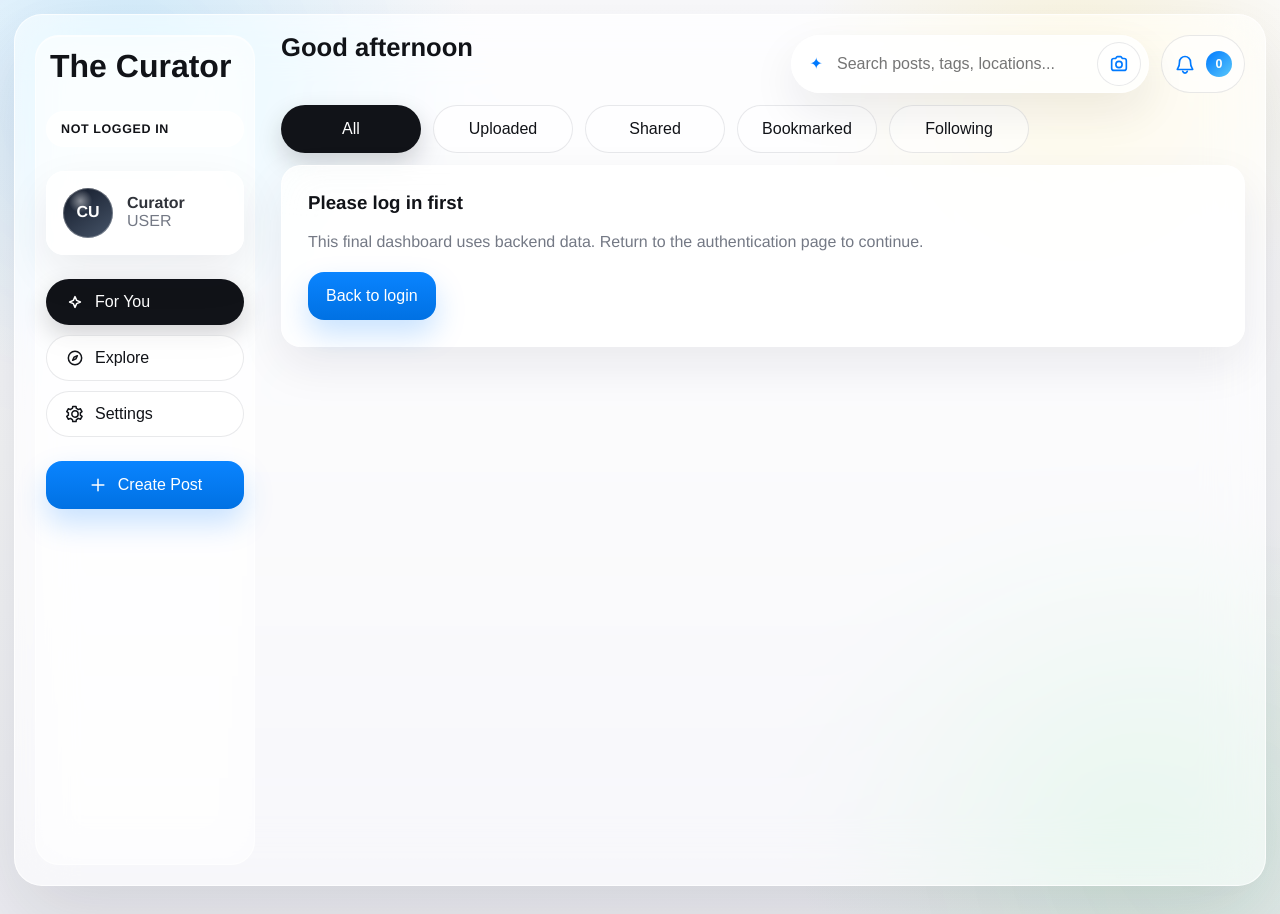
<file: mobile/dashboard.html>
<!DOCTYPE html>
<html lang="en">
<!--
  Owners: Chenqian Fu, Xuehan Wang
  Purpose: V2 mobile dashboard with responsive feed, navigation, admin, analytics, post detail, and create-post flows.
-->

<head>
  <meta charset="UTF-8" />
  <meta http-equiv="Cache-Control" content="no-store, no-cache, must-revalidate" />
  <meta http-equiv="Pragma" content="no-cache" />
  <meta http-equiv="Expires" content="0" />
  <meta name="viewport" content="width=device-width, initial-scale=1.0" />
  <title>The Curator | Dashboard</title>
  <style>
    :root {
      --bg: #f7f2ff;
      --bg-2: #efe8ff;
      --panel: rgba(255, 255, 255, 0.92);
      --panel-strong: rgba(255, 255, 255, 0.98);
      --line: rgba(102, 82, 170, 0.12);
      --line-strong: rgba(102, 82, 170, 0.2);
      --text: #453d73;
      --text-strong: #38305f;
      --muted: #8e88ae;
      --accent: #6758ff;
      --accent-soft: #9186ff;
      --accent-deep: #5143dc;
      --danger: #df637b;
      --shadow: 0 28px 80px rgba(88, 67, 167, 0.12);
      --radius-xl: 30px;
      --radius-lg: 24px;
      --radius-md: 18px;
      --shell: min(1600px, calc(100vw - 28px));
    }

    * {
      box-sizing: border-box;
    }

    html {
      scroll-behavior: smooth;
    }

    body {
      margin: 0;
      min-height: 100vh;
      color: var(--text);
      font-family: "SF Pro Display", "SF Pro Text", "Helvetica Neue", "Avenir Next", sans-serif;
      background:
        radial-gradient(circle at 8% 12%, rgba(157, 138, 255, 0.28), transparent 18%),
        radial-gradient(circle at 92% 14%, rgba(116, 102, 255, 0.18), transparent 18%),
        linear-gradient(180deg, #fcfbff 0%, var(--bg) 45%, #f6f2ff 100%);
    }

    button,
    input,
    textarea {
      font: inherit;
    }

    button {
      border: 0;
    }

    .ambient {
      position: fixed;
      width: 24rem;
      height: 24rem;
      border-radius: 999px;
      filter: blur(90px);
      opacity: 0.34;
      pointer-events: none;
      z-index: 0;
    }

    .ambient-a {
      top: -5rem;
      left: -6rem;
      background: rgba(110, 92, 255, 0.34);
    }

    .ambient-b {
      right: -8rem;
      bottom: -8rem;
      background: rgba(196, 126, 255, 0.24);
    }

    .hidden {
      display: none !important;
    }

    .dashboard-screen {
      position: relative;
      z-index: 1;
      width: var(--shell);
      min-height: calc(100vh - 28px);
      margin: 14px auto;
      display: grid;
      grid-template-columns: 250px minmax(0, 1fr) 330px;
      gap: 26px;
      padding: 20px;
      border-radius: 28px;
      background: rgba(250, 247, 255, 0.95);
      border: 1px solid rgba(255, 255, 255, 0.8);
      box-shadow: var(--shadow);
    }

    .brand {
      font-size: 2rem;
      font-weight: 800;
      color: var(--accent-deep);
      letter-spacing: -0.06em;
    }

    .sidebar {
      display: flex;
      flex-direction: column;
      gap: 24px;
    }

    .sidebar-nav {
      display: grid;
      gap: 10px;
    }

    .nav-item,
    .filter-chip,
    .primary-button,
    .secondary-button {
      min-height: 48px;
      padding: 0 18px;
      border-radius: 16px;
      cursor: pointer;
      transition: transform 180ms ease, background 180ms ease, color 180ms ease, box-shadow 180ms ease;
    }

    .nav-item {
      display: inline-flex;
      align-items: center;
      gap: 10px;
    }

    .nav-item svg,
    #open-create-post svg {
      width: 20px;
      height: 20px;
      fill: none;
      stroke: currentColor;
      stroke-width: 1.8;
      stroke-linecap: round;
      stroke-linejoin: round;
      flex: 0 0 auto;
    }

    #open-create-post {
      display: inline-flex;
      align-items: center;
      justify-content: center;
      gap: 10px;
    }

    .nav-item,
    .filter-chip,
    .secondary-button {
      color: var(--text-strong);
      background: rgba(255, 255, 255, 0.82);
      border: 1px solid var(--line);
    }

    .nav-item.is-active,
    .filter-chip.is-active,
    .primary-button {
      color: white;
      background: linear-gradient(135deg, var(--accent), var(--accent-soft));
      border-color: transparent;
      box-shadow: 0 14px 34px rgba(103, 88, 255, 0.24);
    }

    .nav-item:hover,
    .filter-chip:hover,
    .primary-button:hover,
    .secondary-button:hover {
      transform: translateY(-1px);
    }

    .primary-button.wide,
    .secondary-button.wide {
      width: 100%;
    }

    .profile-card {
      display: flex;
      align-items: center;
      gap: 14px;
      padding: 16px;
      border-radius: 18px;
      background: rgba(245, 240, 255, 0.8);
    }

    .profile-card[data-route] {
      cursor: pointer;
      transition: transform 180ms ease, border-color 180ms ease, box-shadow 180ms ease, background 180ms ease;
    }

    .profile-card[data-route]:hover,
    .profile-card[data-route]:focus-visible {
      transform: translateY(-1px);
      border-color: rgba(0, 122, 255, 0.28);
      box-shadow: 0 18px 42px rgba(20, 28, 45, 0.1);
      outline: none;
    }

    .profile-card.is-active {
      border-color: rgba(0, 122, 255, 0.34);
      box-shadow: 0 16px 38px rgba(0, 122, 255, 0.12);
    }

    .avatar {
      display: grid;
      place-items: center;
      width: 50px;
      height: 50px;
      border-radius: 16px;
      color: white;
      font-weight: 700;
      background: linear-gradient(135deg, #4d4267, #262138);
    }

    .avatar.small {
      width: 34px;
      height: 34px;
      border-radius: 12px;
      font-size: 0.74rem;
    }

    .profile-card strong,
    .meta-author strong {
      display: block;
    }

    .profile-card span,
    .meta-author span {
      color: var(--muted);
    }

    /* Chenqian Fu: Main dashboard layout - Tight spacing between elements */
    .dashboard-main {
      display: flex;
      flex-direction: column;
      gap: 12px;
      position: relative;
    }

    .loading-overlay {
      position: absolute;
      inset: 0;
      display: flex;
      align-items: center;
      justify-content: center;
      background: rgba(247, 242, 255, 0.9);
      z-index: 10;
    }

    .loading-content {
      display: flex;
      flex-direction: column;
      align-items: center;
      gap: 16px;
    }

    .loading-spinner {
      width: 48px;
      height: 48px;
      border: 4px solid rgba(103, 88, 255, 0.1);
      border-top-color: var(--accent);
      border-radius: 50%;
      animation: spin 1s linear infinite;
    }

    .loading-spinner.large {
      width: 64px;
      height: 64px;
    }

    @keyframes spin {
      to {
        transform: rotate(360deg);
      }
    }

    .dashboard-topbar {
      display: flex;
      justify-content: space-between;
      gap: 18px;
      align-items: start;
      flex-wrap: wrap;
      margin-bottom: 0;
    }

    .dashboard-topbar h1 {
      margin: 0;
      font-size: clamp(1.3rem, 2vw, 2rem);
      line-height: 1.05;
      letter-spacing: -0.06em;
      color: var(--text-strong);
      white-space: nowrap;
    }

    .dashboard-topbar p {
      margin: 10px 0 0;
      color: var(--muted);
      font-size: 1.08rem;
    }

    .dashboard-topbar p:empty {
      display: none;
    }

    .topbar-actions {
      display: flex;
      flex-direction: column;
      gap: 12px;
      align-items: flex-end;
    }

    .search-shell {
      position: relative;
      z-index: 100;
      display: grid;
      grid-template-columns: auto 1fr auto auto;
      align-items: center;
      gap: 12px;
      min-height: 72px;
      padding: 0 18px;
      border-radius: 24px;
      background: white;
      box-shadow: 0 14px 36px rgba(103, 88, 255, 0.08);
    }

    .search-shell span {
      color: var(--accent);
    }

    .search-shell small {
      color: var(--accent-soft);
      font-size: 0.72rem;
      font-weight: 700;
      text-transform: uppercase;
      letter-spacing: 0.12em;
    }

    .search-camera {
      font-size: 1.2rem;
      padding: 0 8px;
    }

    .icon-pill {
      display: inline-flex;
      align-items: center;
      gap: 10px;
      min-height: 48px;
      padding: 0 18px;
      border-radius: 16px;
      color: var(--text-strong);
      background: rgba(255, 255, 255, 0.82);
      border: 1px solid var(--line);
    }

    .icon-pill strong {
      display: inline-grid;
      place-items: center;
      width: 28px;
      height: 28px;
      border-radius: 999px;
      color: white;
      background: linear-gradient(135deg, var(--accent), var(--accent-soft));
      font-size: 0.8rem;
    }

    /* Chenqian Fu: Filter bar with consistent button widths */
    .filter-bar {
      display: flex;
      gap: 12px;
      flex-wrap: wrap;
    }

    /* Chenqian Fu: Filter buttons with consistent width - all buttons same width */
    .filter-chip {
      flex: 1;
      min-width: 100px;
      max-width: 140px;
      min-height: 48px;
      padding: 0 18px;
      border-radius: 16px;
      cursor: pointer;
      transition: transform 180ms ease, background 180ms ease, color 180ms ease, box-shadow 180ms ease;
      color: var(--text-strong);
      background: rgba(255, 255, 255, 0.82);
      border: 1px solid var(--line);
      text-align: center;
    }

    .masonry-grid {
      display: grid;
      grid-template-columns: repeat(auto-fill, minmax(280px, 1fr));
      gap: 18px;
      margin-top: 0;
      width: 100%;
    }

    /* Chenqian Fu: Two-card horizontal layout */
    .masonry-grid.two-cards {
      grid-template-columns: repeat(auto-fill, minmax(280px, 1fr));
      justify-content: start;
    }

    .masonry-card {
      width: 100%;
      max-width: 100%;
      flex-shrink: 0;
      overflow: hidden;
      border-radius: 26px;
      background: var(--panel-strong);
      border: 1px solid var(--line);
      box-shadow: 0 18px 46px rgba(93, 73, 172, 0.08);
      cursor: pointer;
      transition: transform 180ms ease, box-shadow 180ms ease;
      box-sizing: border-box;
      position: relative;
    }

    .masonry-card:hover {
      transform: translateY(-2px);
      box-shadow: 0 22px 52px rgba(93, 73, 172, 0.14);
    }

    .card-media {
      position: relative;
      width: 100%;
      height: 280px;
      background:
        radial-gradient(circle at 22% 18%, rgba(255, 255, 255, 0.42), transparent 18%),
        linear-gradient(145deg, #cdbdff, #8370ea 58%, #4a43b8);
      background-size: cover;
      background-position: center;
    }

    .card-media.media-short,
    .card-media.media-medium,
    .card-media.media-tall {
      height: 280px;
    }

    .card-pill {
      position: absolute;
      top: 16px;
      left: 16px;
      padding: 8px 14px;
      border-radius: 999px;
      background: rgba(255, 255, 255, 0.8);
      color: var(--text-strong);
      font-size: 0.74rem;
      font-weight: 700;
      text-transform: uppercase;
      letter-spacing: 0.12em;
    }

    .card-pill.subtle {
      top: auto;
      bottom: 16px;
      background: rgba(255, 255, 255, 0.22);
    }

    .card-body {
      padding: 18px;
    }

    .card-body h3 {
      margin: 0;
      color: var(--text-strong);
      letter-spacing: -0.05em;
    }

    .card-body p {
      color: var(--muted);
      line-height: 1.65;
    }

    .meta-author {
      display: flex;
      align-items: center;
      gap: 14px;
      margin-bottom: 12px;
    }

    .card-location {
      display: flex;
      gap: 8px;
      flex-wrap: wrap;
      margin-bottom: 12px;
    }

    .store-badge,
    .location-badge {
      padding: 4px 10px;
      border-radius: 999px;
      font-size: 0.74rem;
      background: rgba(103, 88, 255, 0.08);
      color: var(--text);
    }

    .detail-tag-row {
      display: flex;
      gap: 8px;
      flex-wrap: wrap;
    }

    .tag-pill {
      min-height: 36px;
      padding: 0 12px;
      border-radius: 999px;
      color: var(--accent);
      background: rgba(103, 88, 255, 0.08);
    }

    .compact-tags {
      margin-bottom: 14px;
    }

    .post-stats {
      display: grid;
      grid-template-columns: repeat(4, 1fr);
      gap: 8px;
      margin-top: 16px;
    }

    .post-stats button {
      min-height: 36px;
      padding: 0 10px;
      border-radius: 999px;
      color: var(--text);
      background: rgba(103, 88, 255, 0.08);
      font-size: 0.82rem;
      display: flex;
      align-items: center;
      justify-content: center;
      gap: 4px;
    }

    .post-stats button.is-active {
      color: white;
      background: linear-gradient(135deg, var(--accent), var(--accent-soft));
    }

    /* Xuehan Wang: Right rail panel */
    .right-rail {
      display: grid;
      gap: 20px;
      align-content: start;
    }

    .panel {
      padding: 20px;
      border-radius: 28px;
      background: var(--panel);
      border: 1px solid var(--line);
      box-shadow: var(--shadow);
    }

    .panel-header {
      display: flex;
      justify-content: space-between;
      gap: 12px;
      align-items: center;
    }

    .panel-header h2 {
      font-size: 1.5rem;
    }

    .trending-list,
    .notification-preview {
      display: grid;
      gap: 14px;
    }

    .trend-item {
      display: grid;
      grid-template-columns: auto 1fr;
      gap: 14px;
      padding: 16px;
      border-radius: 20px;
      background: white;
      border: 1px solid var(--line);
    }

    .trend-item strong {
      font-size: 2rem;
      line-height: 1;
      color: rgba(103, 88, 255, 0.2);
    }

    .notification-item {
      display: grid;
      gap: 10px;
      padding: 16px;
      border-radius: 20px;
      background: white;
      border: 1px solid var(--line);
    }

    .notification-item.unread {
      border-color: rgba(103, 88, 255, 0.26);
      box-shadow: inset 0 0 0 1px rgba(103, 88, 255, 0.1);
    }

    .notification-item strong {
      display: block;
    }

    .notification-item span {
      color: var(--muted);
    }

    .upgrade-card {
      padding: 26px;
      border-radius: 30px;
      color: white;
      background: linear-gradient(145deg, #5f4fff, #4f3be6);
      box-shadow: 0 26px 60px rgba(79, 59, 230, 0.24);
    }

    .upgrade-card h3 {
      margin: 14px 0;
      font-size: 2rem;
      line-height: 1.04;
      letter-spacing: -0.05em;
    }

    .upgrade-card p {
      color: rgba(255, 255, 255, 0.78);
      line-height: 1.65;
    }

    .secondary-inverse {
      width: 100%;
      min-height: 48px;
      padding: 0 18px;
      border-radius: 16px;
      color: var(--accent);
      background: white;
      cursor: pointer;
    }

    .empty-card {
      padding: 26px;
      border-radius: 20px;
      background: white;
      border: 1px solid var(--line);
    }

    .empty-card h3 {
      margin: 0;
      color: var(--text-strong);
    }

    .empty-card p {
      color: var(--muted);
      line-height: 1.65;
    }

    .moderation-list {
      display: grid;
      gap: 16px;
    }

    .moderation-item {
      display: grid;
      grid-template-columns: 200px minmax(0, 1fr);
      gap: 18px;
      padding: 18px;
      border-radius: 24px;
      background: white;
      border: 1px solid var(--line);
      align-items: start;
    }

    .moderation-preview {
      width: 200px;
      min-height: 150px;
      border-radius: 18px;
      background-color: rgba(103, 88, 255, 0.08);
      background-size: cover;
      background-position: center;
      background-repeat: no-repeat;
      border: 1px solid var(--line);
    }

    .moderation-content {
      display: flex;
      flex-direction: column;
      gap: 10px;
    }

    .moderation-content h4 {
      margin: 0;
      color: var(--text-strong);
    }

    .moderation-content p {
      margin: 0;
      color: var(--muted);
      line-height: 1.65;
    }

    .moderation-meta {
      display: flex;
      gap: 12px;
      flex-wrap: wrap;
      color: var(--muted);
      font-size: 0.92rem;
    }

    .moderation-actions {
      display: flex;
      gap: 10px;
      flex-wrap: wrap;
      margin-top: 4px;
    }

    .ghost-button {
      color: var(--accent);
      background: transparent;
      cursor: pointer;
    }

    .text-button {
      color: var(--accent);
      background: transparent;
      cursor: pointer;
    }

    .micro-label {
      display: inline-flex;
      align-items: center;
      width: fit-content;
      min-height: 32px;
      padding: 0 14px;
      border-radius: 999px;
      font-size: 0.76rem;
      font-weight: 700;
      letter-spacing: 0.14em;
      text-transform: uppercase;
      color: var(--accent);
      background: rgba(103, 88, 255, 0.08);
    }

    .demo-mode-badge {
      padding: 10px 14px;
      border-radius: 999px;
      background: rgba(102, 93, 228, 0.14);
      color: var(--text);
      font-size: 0.78rem;
      font-weight: 700;
      letter-spacing: 0.05em;
      text-transform: uppercase;
    }

    /* Xuehan Wang: Detail overlay and post detail page */
    .detail-overlay {
      position: fixed;
      inset: 0;
      z-index: 15;
      overflow: auto;
      background: rgba(244, 239, 255, 0.96);
      backdrop-filter: blur(14px);
    }

    .detail-shell {
      width: var(--shell);
      min-height: calc(100vh - 20px);
      margin: 10px auto;
      padding: 18px;
      border-radius: 28px;
      background: rgba(250, 247, 255, 0.98);
      border: 1px solid rgba(255, 255, 255, 0.8);
    }

    .detail-topbar {
      display: flex;
      justify-content: space-between;
      align-items: center;
      gap: 18px;
    }

    .back-button {
      color: var(--accent);
      background: transparent;
      cursor: pointer;
    }

    .detail-topbar-actions {
      display: flex;
      align-items: center;
      gap: 12px;
    }

    .detail-layout {
      display: grid;
      grid-template-columns: minmax(0, 1.08fr) 360px;
      gap: 18px;
      margin-top: 18px;
    }

    .detail-hero {
      min-height: 720px;
      border-radius: 22px;
      background-size: cover;
      background-position: center;
    }

    .thumbnail-row {
      display: flex;
      gap: 12px;
      margin-top: 16px;
      flex-wrap: wrap;
    }

    .thumbnail {
      width: 72px;
      height: 72px;
      border-radius: 16px;
      border: 3px solid transparent;
      background-size: cover;
      background-position: center;
      cursor: pointer;
    }

    .thumbnail.is-active {
      border-color: var(--accent);
    }

    .detail-info-panel {
      padding: 22px;
      border-radius: 24px;
      background: var(--panel);
      border: 1px solid var(--line);
      box-shadow: var(--shadow);
    }

    .detail-badges {
      display: flex;
      gap: 8px;
      flex-wrap: wrap;
    }

    .detail-badge {
      min-height: 36px;
      padding: 0 12px;
      border-radius: 999px;
      color: var(--accent);
      background: rgba(103, 88, 255, 0.08);
    }

    .detail-action-row {
      display: flex;
      gap: 8px;
      flex-wrap: wrap;
    }

    .action-pill {
      min-height: 36px;
      padding: 0 12px;
      border-radius: 999px;
      color: var(--accent);
      background: rgba(103, 88, 255, 0.08);
      cursor: pointer;
    }

    .action-pill.is-active {
      color: white;
      background: linear-gradient(135deg, var(--accent), var(--accent-soft));
    }

    .detail-author-card {
      margin: 20px 0;
      padding: 14px;
      border-radius: 18px;
      background: rgba(245, 240, 255, 0.9);
    }

    .detail-metric-grid {
      display: grid;
      grid-template-columns: 1fr 1fr;
      gap: 12px;
    }

    .detail-metric {
      padding: 16px;
      border-radius: 18px;
      background: rgba(245, 240, 255, 0.86);
    }

    .detail-metric small {
      color: var(--muted);
      text-transform: uppercase;
      letter-spacing: 0.1em;
      font-weight: 700;
    }

    .detail-metric strong {
      display: block;
      margin-top: 6px;
      color: var(--text-strong);
      font-size: 1.5rem;
      letter-spacing: -0.05em;
    }

    .detail-footer-row {
      display: flex;
      justify-content: space-between;
      gap: 12px;
      flex-wrap: wrap;
      margin-top: 18px;
      color: var(--muted);
      font-size: 0.82rem;
      font-weight: 700;
      text-transform: uppercase;
    }

    .detail-footer-row button {
      padding: 0;
      min-height: auto;
      color: inherit;
      background: transparent;
    }

    .detail-footer-row .danger {
      color: var(--danger);
    }

    /* Xuehan Wang: Comments panel */
    .comments-panel {
      max-width: 980px;
      margin-top: 28px;
    }

    .comments-header {
      display: flex;
      justify-content: space-between;
      gap: 12px;
      align-items: center;
    }

    .comments-header h2 {
      font-size: 1.5rem;
    }

    .comments-header span {
      color: var(--accent-soft);
      font-size: 1.5rem;
    }

    .comment-form {
      display: grid;
      grid-template-columns: auto 1fr auto;
      align-items: center;
      gap: 18px;
      margin: 20px 0;
      padding: 14px;
      border-radius: 18px;
      background: rgba(245, 240, 255, 0.9);
    }

    .send-button {
      width: 54px;
      min-height: 48px;
      padding: 0;
      border-radius: 16px;
      color: white;
      background: linear-gradient(135deg, var(--accent), var(--accent-soft));
      cursor: pointer;
    }

    .comment-form input {
      width: 100%;
      min-height: 54px;
      padding: 0 18px;
      border-radius: 16px;
      border: 1px solid transparent;
      outline: none;
      color: var(--text-strong);
      background: rgba(241, 236, 255, 0.66);
    }

    .comment-item {
      display: grid;
      grid-template-columns: auto 1fr;
      gap: 14px;
    }

    .comment-content {
      padding: 12px 14px;
      border-radius: 18px;
      background: white;
      border: 1px solid var(--line);
    }

    .comment-content p {
      margin: 8px 0 10px;
      color: var(--muted);
      line-height: 1.65;
    }

    .comment-thread {
      display: grid;
      gap: 14px;
    }

    .comment-thread .comment-thread {
      margin-top: 12px;
      margin-left: 18px;
    }

    .comment-time {
      font-size: 0.76rem;
      text-transform: uppercase;
      letter-spacing: 0.08em;
      font-weight: 700;
      color: var(--muted);
    }

    .comment-actions {
      display: flex;
      gap: 12px;
      flex-wrap: wrap;
      color: var(--muted);
      font-size: 0.86rem;
    }

    .comment-item.is-pinned {
      border-left: 3px solid rgba(96, 88, 234, 0.8);
      padding-left: 14px;
    }

    .comment-item.is-nested {
      margin-left: 18px;
    }

    .show-more-replies {
      margin-top: 8px;
      padding-top: 8px;
      border-top: 1px solid var(--line);
    }

    /* Xuehan Wang: Create post modal */
    .modal {
      position: fixed;
      inset: 0;
      z-index: 30;
    }

    .modal-mask {
      position: absolute;
      inset: 0;
      background: rgba(35, 25, 71, 0.36);
      backdrop-filter: blur(8px);
    }

    .modal-panel {
      position: absolute;
      top: 50%;
      left: 50%;
      right: auto;
      width: min(820px, calc(100vw - 24px));
      max-height: calc(100vh - 32px);
      padding: 22px;
      border-radius: 28px;
      overflow: auto;
      background: rgba(251, 249, 255, 0.98);
      transform: translate(-50%, -50%);
      border: 1px solid var(--line);
      box-shadow: var(--shadow);
    }

    .modal-header {
      display: flex;
      justify-content: space-between;
      gap: 12px;
      align-items: center;
    }

    .create-form {
      display: grid;
      gap: 18px;
    }

    .create-form label {
      display: grid;
      gap: 8px;
    }

    .create-form span {
      font-size: 0.8rem;
      font-weight: 700;
      text-transform: uppercase;
      letter-spacing: 0.12em;
      color: var(--muted);
    }

    .create-form input,
    .create-form textarea {
      width: 100%;
      min-height: 54px;
      padding: 0 18px;
      border-radius: 16px;
      border: 1px solid transparent;
      outline: none;
      color: var(--text-strong);
      background: rgba(241, 236, 255, 0.66);
    }

    .create-form textarea {
      min-height: 136px;
      padding: 16px 18px;
      resize: vertical;
    }

    .create-form input:focus,
    .create-form textarea:focus,
    .settings-form input:focus,
    .settings-form textarea:focus {
      border-color: rgba(103, 88, 255, 0.3);
      box-shadow: 0 0 0 4px rgba(103, 88, 255, 0.08);
    }

    .form-grid {
      display: grid;
      grid-template-columns: 1fr 1fr;
      gap: 14px;
    }

    .settings-form {
      display: grid;
      grid-template-columns: repeat(2, minmax(0, 1fr));
      gap: 16px;
    }

    .settings-form label {
      display: grid;
      gap: 8px;
      min-width: 0;
    }

    .settings-form .full-width {
      grid-column: 1 / -1;
    }

    .settings-form span {
      font-size: 0.8rem;
      font-weight: 700;
      text-transform: uppercase;
      letter-spacing: 0.12em;
      color: var(--muted);
    }

    .settings-form input,
    .settings-form textarea {
      width: 100%;
      min-height: 54px;
      padding: 0 18px;
      border-radius: 16px;
      border: 1px solid transparent;
      outline: none;
      color: var(--text-strong);
      background: rgba(241, 236, 255, 0.66);
    }

    .settings-form textarea {
      min-height: 112px;
      padding: 16px 18px;
      resize: vertical;
    }

    .settings-form input:disabled {
      color: var(--muted);
      cursor: not-allowed;
      opacity: 0.72;
    }

    .settings-actions {
      display: flex;
      gap: 10px;
      flex-wrap: wrap;
      margin-top: 18px;
    }

    .avatar-upload-actions {
      justify-content: center;
    }

    .settings-reset {
      margin-top: 14px;
    }

    .upload-field {
      padding: 16px;
      border-radius: 18px;
      border: 1px dashed rgba(103, 88, 255, 0.26);
      background: rgba(244, 240, 255, 0.78);
    }

    .upload-field small {
      color: var(--muted);
    }

    .hidden-file-input {
      display: none;
    }

    .upload-trigger {
      margin-top: 8px;
    }

    .preview-grid {
      display: flex;
      flex-wrap: wrap;
      gap: 12px;
    }

    .preview-card {
      position: relative;
      width: 100px;
      height: 100px;
      border-radius: 18px;
      background-size: cover;
      background-position: center;
      border: 1px solid var(--line);
    }

    .preview-remove {
      position: absolute;
      right: 10px;
      top: 10px;
    }

    .form-actions {
      display: flex;
      gap: 10px;
      flex-wrap: wrap;
    }

    /* Xuehan Wang: Toast notifications */
    .toast {
      position: fixed;
      left: 50%;
      bottom: 24px;
      transform: translateX(-50%);
      padding: 14px 18px;
      border-radius: 999px;
      color: white;
      background: rgba(49, 41, 82, 0.94);
      box-shadow: 0 18px 38px rgba(49, 41, 82, 0.24);
      z-index: 40;
    }

    .ai-tag-row,
    .suggested-tags {
      display: flex;
      gap: 10px;
      align-items: center;
      flex-wrap: wrap;
    }

    .upload-progress {
      width: 100%;
      height: 10px;
      border-radius: 999px;
      background: rgba(102, 93, 228, 0.12);
      overflow: hidden;
    }

    .upload-progress-bar {
      width: 0;
      height: 100%;
      background: linear-gradient(90deg, #5b50ff, #8e85ff);
      transition: width 0.2s ease;
    }

    .form-error {
      padding: 12px 14px;
      border-radius: 14px;
      background: rgba(215, 66, 97, 0.12);
      color: #7b2542;
      font-size: 0.92rem;
    }

    .text-button.is-active {
      color: var(--danger);
    }

    .danger {
      color: var(--danger);
    }

    /* Image Search Styles */
    .image-search-content {
      display: grid;
      gap: 20px;
    }

    .image-upload-area {
      position: relative;
      min-height: 240px;
      padding: 20px;
      border-radius: 20px;
      border: 2px dashed rgba(103, 88, 255, 0.26);
      background: rgba(244, 240, 255, 0.78);
      cursor: pointer;
      transition: all 200ms ease;
    }

    .image-upload-area:hover {
      border-color: rgba(103, 88, 255, 0.46);
      background: rgba(244, 240, 255, 0.9);
    }

    .image-upload-area input {
      position: absolute;
      inset: 0;
      opacity: 0;
      cursor: pointer;
    }

    .upload-hint {
      display: flex;
      flex-direction: column;
      align-items: center;
      justify-content: center;
      height: 100%;
      gap: 12px;
    }

    .upload-icon {
      font-size: 3rem;
    }

    .image-preview-container {
      display: flex;
      gap: 16px;
      align-items: center;
    }

    .preview-image {
      width: 120px;
      height: 120px;
      border-radius: 16px;
      background-size: cover;
      background-position: center;
      border: 1px solid var(--line);
    }

    .search-status {
      display: flex;
      flex-direction: column;
      align-items: center;
      gap: 16px;
      padding: 40px;
    }

    .similar-posts-grid {
      display: grid;
      grid-template-columns: repeat(3, 1fr);
      gap: 12px;
    }

    .similar-post-card {
      aspect-ratio: 1;
      border-radius: 16px;
      background-size: cover;
      background-position: center;
      cursor: pointer;
      border: 2px solid transparent;
      transition: all 180ms ease;
      position: relative;
      overflow: hidden;
    }

    .similar-post-card:hover {
      border-color: var(--accent);
      transform: scale(1.02);
    }

    .similar-post-title {
      position: absolute;
      bottom: 20px;
      left: 0;
      right: 0;
      padding: 8px;
      color: white;
      font-size: 0.75rem;
      font-weight: 600;
      text-shadow: 0 1px 3px rgba(0, 0, 0, 0.5);
      white-space: nowrap;
      overflow: hidden;
      text-overflow: ellipsis;
    }

    .similar-post-score {
      position: absolute;
      bottom: 4px;
      right: 8px;
      padding: 2px 6px;
      background: rgba(0, 0, 0, 0.6);
      border-radius: 10px;
      color: #4ade80;
      font-size: 0.625rem;
      font-weight: 700;
    }

    .similar-post-tags {
      position: absolute;
      top: 8px;
      right: 8px;
      font-size: 0.6rem;
      background: rgba(0, 0, 0, 0.5);
      padding: 2px 6px;
      border-radius: 6px;
      color: white;
    }

    .similar-post-match-badge {
      position: absolute;
      top: 8px;
      left: 8px;
      font-size: 0.625rem;
      font-weight: 700;
      padding: 3px 8px;
      border-radius: 12px;
      color: #1f2937;
    }

    .similar-post-category {
      position: absolute;
      bottom: 24px;
      left: 8px;
      font-size: 0.65rem;
      color: rgba(255, 255, 255, 0.9);
      font-weight: 600;
      text-shadow: 0 1px 2px rgba(0, 0, 0, 0.3);
    }

    .avatar-upload-container {
      display: flex;
      flex-direction: column;
      align-items: center;
      gap: 20px;
      padding: 20px;
      border-radius: 20px;
      background: rgba(245, 240, 255, 0.8);
      border: 1px solid var(--line);
    }

    .avatar-preview-large {
      width: 150px;
      height: 150px;
      border-radius: 50%;
      display: grid;
      place-items: center;
      color: white;
      font-size: 2.5rem;
      font-weight: 700;
      box-shadow: 0 8px 24px rgba(103, 88, 255, 0.12);
      transition: transform 200ms ease;
    }

    .avatar-preview-large:hover {
      transform: scale(1.05);
    }

    .avatar-upload-actions {
      display: flex;
      gap: 10px;
      flex-wrap: wrap;
      justify-content: center;
    }

    .avatar-hint {
      margin: 0;
      color: var(--muted);
      font-size: 0.86rem;
      text-align: center;
    }

    /* Report Modal Styles */
    .report-content {
      display: grid;
      gap: 20px;
    }

    .report-reasons {
      display: flex;
      flex-direction: column;
      gap: 12px;
    }

    .report-reason {
      display: flex;
      align-items: center;
      gap: 14px;
      padding: 16px;
      border-radius: 18px;
      background: rgba(245, 240, 255, 0.8);
      border: 2px solid transparent;
      text-align: left;
      transition: all 180ms ease;
    }

    .report-reason:hover {
      border-color: rgba(103, 88, 255, 0.2);
      background: rgba(245, 240, 255, 0.96);
    }

    .report-reason.is-selected {
      border-color: var(--accent);
      background: rgba(103, 88, 255, 0.08);
    }

    .reason-icon {
      font-size: 1.4rem;
    }

    .report-reason strong {
      display: block;
      color: var(--text-strong);
    }

    .report-reason small {
      color: var(--muted);
      font-size: 0.86rem;
    }

    .report-list {
      display: grid;
      gap: 16px;
    }

    .report-item {
      display: grid;
      gap: 16px;
      padding: 18px;
      border-radius: 24px;
      background: white;
      border: 1px solid var(--line);
    }

    .report-header {
      display: flex;
      justify-content: space-between;
      gap: 12px;
      flex-wrap: wrap;
      align-items: center;
    }

    .report-type {
      display: inline-flex;
      align-items: center;
      min-height: 32px;
      padding: 0 14px;
      border-radius: 999px;
      font-size: 0.76rem;
      font-weight: 700;
      letter-spacing: 0.12em;
      text-transform: uppercase;
      color: var(--accent);
      background: rgba(103, 88, 255, 0.08);
    }

    .report-reason {
      display: inline-flex;
      align-items: center;
      min-height: 32px;
      padding: 0 14px;
      border-radius: 999px;
      color: var(--accent);
      background: rgba(103, 88, 255, 0.12);
      font-weight: 700;
    }

    .report-details {
      display: grid;
      gap: 12px;
    }

    .report-target-card {
      display: grid;
      grid-template-columns: 180px minmax(0, 1fr);
      gap: 16px;
      padding: 14px;
      border-radius: 20px;
      background: rgba(245, 240, 255, 0.7);
      border: 1px solid var(--line);
      align-items: start;
    }

    .report-target-preview {
      width: 180px;
      min-height: 130px;
      border-radius: 16px;
      background-color: rgba(103, 88, 255, 0.08);
      background-size: cover;
      background-position: center;
      background-repeat: no-repeat;
      border: 1px solid var(--line);
    }

    .report-target-body {
      display: flex;
      flex-direction: column;
      gap: 10px;
    }

    .report-target-meta {
      display: flex;
      justify-content: space-between;
      gap: 12px;
      flex-wrap: wrap;
    }

    .report-target-label {
      display: inline-flex;
      align-items: center;
      min-height: 26px;
      padding: 0 10px;
      border-radius: 999px;
      font-size: 0.76rem;
      font-weight: 700;
      text-transform: uppercase;
      letter-spacing: 0.1em;
      color: var(--accent);
      background: rgba(103, 88, 255, 0.1);
    }

    .report-target-id {
      color: var(--muted);
      font-size: 0.9rem;
    }

    .report-target-body h4 {
      margin: 0;
      color: var(--text-strong);
    }

    .report-target-body p {
      margin: 0;
      color: var(--muted);
      line-height: 1.65;
    }

    .report-target-footer {
      display: flex;
      gap: 12px;
      flex-wrap: wrap;
      color: var(--muted);
      font-size: 0.92rem;
    }

    .report-meta {
      display: flex;
      gap: 12px;
      flex-wrap: wrap;
      color: var(--muted);
      font-size: 0.92rem;
    }

    .report-actions {
      display: flex;
      gap: 10px;
      flex-wrap: wrap;
    }

    /* Error & Unauthorized States */
    .error-state {
      padding: 40px;
      text-align: center;
      border-radius: 24px;
      background: rgba(215, 66, 97, 0.08);
    }

    .error-state h3 {
      color: var(--danger);
    }

    .unauthorized-state {
      padding: 40px;
      text-align: center;
      border-radius: 24px;
      background: rgba(103, 88, 255, 0.08);
    }

    .unauthorized-state h3 {
      color: var(--accent);
    }

    @media (max-width: 1360px) {
      .dashboard-screen {
        grid-template-columns: 220px minmax(0, 1fr);
      }

      .right-rail {
        display: none;
      }

      .detail-layout {
        grid-template-columns: 1fr;
      }
    }

    @media (max-width: 980px) {
      .dashboard-screen {
        grid-template-columns: 1fr;
      }

      .dashboard-topbar {
        grid-template-columns: 1fr;
        display: grid;
      }

      .topbar-actions {
        flex-direction: column;
        align-items: stretch;
      }

      .form-grid,
      .settings-form,
      .detail-metric-grid {
        grid-template-columns: 1fr;
      }
    }

    @media (max-width: 720px) {

      .dashboard-screen,
      .detail-shell {
        width: min(calc(100vw - 12px), 100%);
        margin: 6px auto;
      }

      .dashboard-topbar h1 {
        font-size: 1.35rem;
      }

      .masonry-grid {
        grid-template-columns: repeat(auto-fill, minmax(240px, 1fr));
      }

      .similar-posts-grid {
        grid-template-columns: repeat(2, 1fr);
      }

      .detail-topbar {
        flex-wrap: wrap;
      }
    }

    /* Apple-inspired UI refresh: visual-only overrides. */
    :root {
      --bg: #f5f5f7;
      --bg-2: #ececf1;
      --panel: rgba(255, 255, 255, 0.76);
      --panel-strong: rgba(255, 255, 255, 0.88);
      --line: rgba(10, 20, 38, 0.09);
      --line-strong: rgba(10, 20, 38, 0.15);
      --text: #30333a;
      --text-strong: #111318;
      --muted: #747985;
      --accent: #007aff;
      --accent-soft: #5ac8fa;
      --accent-deep: #0057d9;
      --danger: #ff3b30;
      --shadow: 0 22px 60px rgba(20, 28, 45, 0.1);
      --radius-xl: 22px;
      --radius-lg: 18px;
      --radius-md: 14px;
    }

    body {
      color: var(--text);
      -webkit-font-smoothing: antialiased;
      text-rendering: geometricPrecision;
      background:
        radial-gradient(circle at 10% 4%, rgba(90, 200, 250, 0.2), transparent 24%),
        radial-gradient(circle at 84% 8%, rgba(255, 204, 0, 0.12), transparent 20%),
        radial-gradient(circle at 88% 90%, rgba(52, 199, 89, 0.1), transparent 24%),
        linear-gradient(180deg, #fbfbfd 0%, #f5f5f7 50%, #ececf1 100%);
    }

    .ambient {
      opacity: 0.16;
      filter: blur(110px);
    }

    .ambient-a {
      background: rgba(0, 122, 255, 0.28);
    }

    .ambient-b {
      background: rgba(52, 199, 89, 0.22);
    }

    .dashboard-screen,
    .detail-shell {
      border-radius: 28px;
      background: rgba(255, 255, 255, 0.58);
      border: 1px solid rgba(255, 255, 255, 0.72);
      box-shadow: 0 30px 80px rgba(20, 28, 45, 0.12);
      backdrop-filter: blur(28px) saturate(180%);
    }

    .sidebar {
      padding: 10px;
      border-radius: 24px;
      background: rgba(255, 255, 255, 0.44);
      border: 1px solid rgba(255, 255, 255, 0.62);
      box-shadow: inset 0 1px 0 rgba(255, 255, 255, 0.65);
      backdrop-filter: blur(24px) saturate(180%);
    }

    .brand {
      padding: 2px 4px;
      color: var(--text-strong);
      letter-spacing: 0;
    }

    .demo-mode-badge,
    .micro-label,
    .card-pill,
    .store-badge,
    .location-badge,
    .detail-badge,
    .tag-pill,
    .report-type,
    .report-target-label {
      color: var(--text-strong);
      background: rgba(255, 255, 255, 0.68);
      border: 1px solid rgba(255, 255, 255, 0.66);
      box-shadow: none;
      backdrop-filter: blur(14px) saturate(160%);
    }

    .profile-card,
    .search-shell,
    .panel,
    .masonry-card,
    .detail-info-panel,
    .comment-content,
    .modal-panel,
    .drawer-panel,
    .trend-item,
    .notification-item,
    .empty-card,
    .moderation-item,
    .report-item,
    .report-target-card,
    .avatar-upload-container {
      background: rgba(255, 255, 255, 0.74);
      border: 1px solid rgba(255, 255, 255, 0.72);
      box-shadow: 0 18px 45px rgba(20, 28, 45, 0.08);
      backdrop-filter: blur(22px) saturate(180%);
    }

    .dashboard-topbar h1,
    .card-body h3,
    .panel-header h2,
    .upgrade-card h3,
    .detail-metric strong,
    .modal-header h2,
    .drawer-header h2 {
      color: var(--text-strong);
      letter-spacing: 0;
    }

    .dashboard-topbar p,
    .card-body p,
    .notification-item span,
    .detail-metric small,
    .comment-content p,
    .upload-field small,
    .report-reason small,
    .report-target-body p {
      color: var(--muted);
    }

    .nav-item,
    .filter-chip,
    .secondary-button,
    .icon-pill,
    .ghost-button,
    .text-button,
    .action-pill {
      border-radius: 999px;
      color: var(--text-strong);
      background: rgba(255, 255, 255, 0.6);
      border: 1px solid var(--line);
      box-shadow: none;
    }

    .nav-item {
      justify-content: flex-start;
      text-align: left;
      min-height: 46px;
    }

    .nav-item.is-active,
    .filter-chip.is-active,
    .action-pill.is-active,
    .post-stats button.is-active {
      color: #fff;
      background: #111318;
      border-color: transparent;
      box-shadow: 0 10px 24px rgba(17, 19, 24, 0.18);
    }

    .primary-button,
    .send-button,
    .follow-button {
      color: #fff;
      background: linear-gradient(180deg, #0a84ff 0%, #0071e3 100%);
      box-shadow: 0 14px 30px rgba(0, 122, 255, 0.22);
    }

    .primary-button:disabled,
    .secondary-button:disabled,
    .send-button:disabled,
    .follow-button:disabled {
      color: rgba(17, 19, 24, 0.38);
      background: rgba(118, 118, 128, 0.16);
      box-shadow: none;
      cursor: not-allowed;
      transform: none;
    }

    .secondary-button:hover,
    .filter-chip:hover,
    .nav-item:hover,
    .icon-pill:hover,
    .ghost-button:hover,
    .text-button:hover,
    .action-pill:hover {
      color: var(--accent);
      border-color: rgba(0, 122, 255, 0.28);
      background: rgba(255, 255, 255, 0.88);
    }

    .search-shell {
      min-height: 58px;
      padding: 0 7px 0 18px;
      border-radius: 999px;
      grid-template-columns: auto minmax(180px, 1fr) auto;
      width: clamp(320px, 28vw, 520px);
    }

    .topbar-actions {
      flex-direction: row;
      align-items: center;
      justify-content: flex-end;
      gap: 12px;
    }

    .search-shell span,
    .search-shell small,
    .ghost-button,
    .text-button,
    .back-button {
      color: var(--accent);
    }

    .modal-header .ghost-button,
    .drawer-header-actions .ghost-button,
    .detail-topbar-actions .ghost-button {
      min-height: 40px;
      padding: 0 14px;
      background: rgba(255, 255, 255, 0.72);
      border: 1px solid rgba(10, 20, 38, 0.08);
    }

    .search-shell input,
    .comment-form input,
    .report-custom-reason textarea {
      width: 100%;
      border: 0;
      outline: none;
      color: var(--text-strong);
      background: transparent;
    }

    .search-shell input[type="search"] {
      appearance: none;
      min-width: 0;
    }

    .search-camera {
      display: grid;
      place-items: center;
      width: 44px;
      min-height: 44px;
      justify-self: end;
      padding: 0;
      border-radius: 999px;
    }

    .search-camera svg,
    .icon-pill svg {
      width: 22px;
      height: 22px;
      fill: none;
      stroke: currentColor;
      stroke-width: 1.8;
      stroke-linecap: round;
      stroke-linejoin: round;
      flex: 0 0 auto;
    }

    .icon-pill {
      min-width: 76px;
      min-height: 58px;
      padding: 0 12px;
      border-radius: 999px;
      justify-content: center;
      color: var(--accent);
    }

    .icon-pill strong {
      width: 26px;
      height: 26px;
      font-size: 0.78rem;
    }

    .avatar,
    .avatar.small,
    .avatar-preview-large {
      border-radius: 50%;
      background:
        radial-gradient(circle at 35% 26%, rgba(255, 255, 255, 0.46), transparent 24%),
        linear-gradient(145deg, #111827, #475569);
      box-shadow: inset 0 0 0 1px rgba(255, 255, 255, 0.28);
    }

    .masonry-grid {
      gap: 20px;
    }

    .masonry-card {
      border-radius: 22px;
    }

    .card-media,
    .detail-hero,
    .thumbnail,
    .moderation-preview,
    .report-target-preview,
    .preview-image,
    .similar-post-card {
      box-shadow: inset 0 0 0 1px rgba(255, 255, 255, 0.32);
    }

    .post-stats button,
    .detail-metric,
    .detail-author-card,
    .comment-form,
    .create-form input,
    .create-form textarea,
    .upload-field,
    .image-upload-area,
    .report-reasons .report-reason,
    .report-custom-reason textarea {
      background: rgba(118, 118, 128, 0.1);
      border-color: transparent;
    }

    .create-form input:focus,
    .create-form textarea:focus,
    .comment-form input:focus {
      border-color: rgba(0, 122, 255, 0.32);
      box-shadow: 0 0 0 4px rgba(0, 122, 255, 0.12);
    }

    .upgrade-card {
      background:
        radial-gradient(circle at 18% 16%, rgba(255, 255, 255, 0.22), transparent 20%),
        linear-gradient(145deg, #111318 0%, #1f2937 58%, #0a84ff 130%);
      box-shadow: 0 28px 70px rgba(17, 24, 39, 0.22);
    }

    .upgrade-card h3 {
      color: #fff;
    }

    .secondary-inverse {
      color: #111318;
      background: rgba(255, 255, 255, 0.92);
    }

    .detail-overlay {
      background: rgba(245, 245, 247, 0.8);
      backdrop-filter: blur(22px) saturate(180%);
    }

    .modal-mask,
    .drawer-mask {
      background: rgba(15, 23, 42, 0.28);
      backdrop-filter: blur(18px) saturate(160%);
    }

    .toast {
      color: #fff;
      background: rgba(17, 19, 24, 0.86);
      backdrop-filter: blur(18px) saturate(180%);
    }

    .connection-dialog {
      position: fixed;
      inset: 0;
      z-index: 80;
      display: grid;
      place-items: center;
      padding: 18px;
    }

    .connection-dialog-mask {
      position: absolute;
      inset: 0;
      background: rgba(15, 23, 42, 0.28);
      backdrop-filter: blur(18px) saturate(160%);
    }

    .connection-dialog-panel {
      position: relative;
      width: min(420px, 100%);
      display: grid;
      gap: 14px;
      padding: 22px;
      border-radius: 24px;
      background: rgba(255, 255, 255, 0.78);
      border: 1px solid rgba(255, 255, 255, 0.78);
      box-shadow: 0 28px 70px rgba(20, 28, 45, 0.18);
      backdrop-filter: blur(28px) saturate(180%);
    }

    .connection-dialog-panel h2,
    .connection-dialog-panel p {
      margin: 0;
    }

    .report-reasons .report-reason {
      display: flex;
      min-height: auto;
      padding: 16px;
      border-radius: 18px;
      color: var(--text-strong);
      text-transform: none;
      letter-spacing: 0;
    }

    .report-reasons .report-reason.is-selected {
      border-color: rgba(0, 122, 255, 0.34);
      background: rgba(0, 122, 255, 0.1);
    }

    @media (prefers-reduced-motion: no-preference) {

      .masonry-card,
      .panel,
      .trend-item,
      .notification-item,
      .primary-button,
      .secondary-button,
      .filter-chip,
      .nav-item {
        transition:
          transform 180ms ease,
          box-shadow 180ms ease,
          border-color 180ms ease,
          background 180ms ease,
          color 180ms ease;
      }

      .masonry-card:hover,
      .panel:hover,
      .trend-item:hover,
      .notification-item:hover {
        transform: translateY(-2px);
        box-shadow: 0 24px 58px rgba(20, 28, 45, 0.12);
      }
    }

    @media (max-width: 980px) {

      html,
      body {
        overflow-x: hidden;
      }

      .dashboard-screen,
      .detail-shell {
        width: min(100%, calc(100vw - 12px));
        min-height: auto;
        margin: 6px auto;
        padding: 12px;
        grid-template-columns: minmax(0, 1fr);
        gap: 16px;
        border-radius: 24px;
      }

      .sidebar {
        gap: 14px;
        padding: 12px;
      }

      .brand {
        font-size: 1.6rem;
      }

      .profile-card {
        padding: 12px;
      }

      .sidebar-nav {
        display: flex;
        gap: 8px;
        overflow-x: auto;
        padding-bottom: 4px;
        scroll-snap-type: x proximity;
      }

      .sidebar-nav::-webkit-scrollbar,
      .filter-bar::-webkit-scrollbar {
        display: none;
      }

      .nav-item {
        flex: 0 0 auto;
        min-width: 108px;
        min-height: 42px;
        justify-content: center;
        scroll-snap-align: start;
      }

      .dashboard-topbar {
        display: grid;
        grid-template-columns: minmax(0, 1fr);
        gap: 12px;
        align-items: stretch;
      }

      .topbar-actions {
        display: grid;
        grid-template-columns: minmax(0, 1fr) auto;
        gap: 10px;
        align-items: center;
        justify-content: stretch;
      }

      .search-shell {
        width: 100%;
        min-width: 0;
      }

      .icon-pill {
        min-width: 68px;
      }

      .filter-bar {
        flex-wrap: nowrap;
        overflow-x: auto;
        padding-bottom: 4px;
      }

      .filter-chip {
        flex: 0 0 auto;
        max-width: none;
        white-space: nowrap;
      }

      .masonry-grid,
      .masonry-grid.two-cards,
      .similar-posts-grid {
        grid-template-columns: minmax(0, 1fr);
      }

      .card-media,
      .card-media.media-short,
      .card-media.media-medium,
      .card-media.media-tall {
        height: clamp(210px, 62vw, 320px);
      }

      .post-stats {
        grid-template-columns: repeat(2, minmax(0, 1fr));
      }

      .detail-topbar,
      .modal-header,
      .drawer-header {
        display: grid;
        grid-template-columns: minmax(0, 1fr);
        gap: 12px;
        align-items: start;
      }

      .detail-topbar-actions,
      .drawer-header-actions {
        flex-wrap: wrap;
      }

      .detail-layout,
      .detail-metric-grid,
      .form-grid,
      .settings-form,
      .report-target-card,
      .moderation-item {
        grid-template-columns: minmax(0, 1fr);
      }

      .detail-hero {
        min-height: clamp(280px, 76vw, 520px);
      }

      .detail-info-panel,
      .comments-panel {
        max-width: 100%;
      }

      .comment-form {
        grid-template-columns: auto minmax(0, 1fr) auto;
        gap: 10px;
        padding: 10px;
      }

      .modal-panel,
      .drawer-panel {
        width: min(100%, calc(100vw - 16px));
        max-height: calc(100dvh - 16px);
        padding: 16px;
        border-radius: 22px;
      }

      .form-actions {
        display: grid;
        grid-template-columns: minmax(0, 1fr);
      }

      .form-actions button {
        width: 100%;
      }

      .report-target-preview,
      .moderation-preview {
        width: 100%;
        min-height: 180px;
      }
    }

    @media (max-width: 560px) {
      body {
        padding-bottom: 88px;
      }

      .dashboard-screen,
      .detail-shell {
        width: 100%;
        margin: 0;
        border-radius: 0;
        border-left: 0;
        border-right: 0;
      }

      .sidebar {
        display: grid;
        grid-template-columns: 1fr auto;
        gap: 12px;
        align-items: center;
        padding: 18px 16px 8px;
        background: transparent;
        border: 0;
        box-shadow: none;
        backdrop-filter: none;
      }

      .brand {
        font-size: 1.45rem;
        line-height: 1;
      }

      .demo-mode-badge {
        display: none;
      }

      .profile-card {
        justify-self: end;
        width: 48px;
        height: 48px;
        padding: 0;
        border-radius: 999px;
        background: transparent;
        border: 0;
        box-shadow: none;
      }

      .profile-card>div:not(.avatar) {
        display: none;
      }

      .profile-card .avatar {
        width: 48px;
        height: 48px;
      }

      .dashboard-topbar h1,
      #dashboard-title {
        display: none;
      }

      .dashboard-main {
        gap: 10px;
      }

      .sidebar-nav {
        position: fixed;
        left: 12px;
        right: 84px;
        bottom: max(12px, env(safe-area-inset-bottom));
        z-index: 60;
        display: grid;
        grid-template-columns: repeat(3, minmax(0, 1fr));
        gap: 4px;
        padding: 6px;
        overflow: visible;
        border-radius: 999px;
        background: rgba(255, 255, 255, 0.62);
        border: 1px solid rgba(255, 255, 255, 0.78);
        box-shadow: 0 18px 48px rgba(20, 28, 45, 0.18);
        backdrop-filter: blur(28px) saturate(180%);
      }

      .nav-item {
        min-width: 0;
        min-height: 50px;
        padding: 0 8px;
        border-radius: 999px;
        flex-direction: column;
        gap: 2px;
        font-size: 0.72rem;
        background: transparent;
        border-color: transparent;
      }

      .nav-item svg {
        width: 21px;
        height: 21px;
      }

      #open-create-post {
        position: fixed;
        right: 16px;
        bottom: max(14px, calc(env(safe-area-inset-bottom) + 2px));
        z-index: 61;
        width: 60px;
        height: 60px;
        min-height: 60px;
        padding: 0;
        border-radius: 999px;
        background: linear-gradient(180deg, #0a84ff 0%, #0071e3 100%);
        box-shadow: 0 18px 36px rgba(0, 122, 255, 0.34);
      }

      #open-create-post span {
        display: none;
      }

      #open-create-post svg {
        width: 26px;
        height: 26px;
        stroke-width: 2.2;
      }

      .topbar-actions {
        grid-template-columns: minmax(0, 1fr) auto;
      }

      .search-shell {
        min-height: 52px;
        padding: 0 6px 0 12px;
        gap: 8px;
      }

      .search-shell span {
        display: none;
      }

      .search-camera {
        width: 40px;
        min-height: 40px;
      }

      .icon-pill {
        min-width: 62px;
        min-height: 52px;
        padding: 0 8px;
      }

      .icon-pill svg,
      .search-camera svg {
        width: 20px;
        height: 20px;
      }

      .icon-pill strong {
        width: 24px;
        height: 24px;
      }

      .filter-chip,
      .nav-item {
        min-height: 40px;
        padding: 0 14px;
      }

      .modal-panel,
      .drawer-panel {
        width: 100%;
        max-height: 100dvh;
        border-radius: 0;
      }

      .comment-form {
        grid-template-columns: minmax(0, 1fr) auto;
      }

      .comment-form .avatar {
        display: none;
      }
    }

    @media (max-width: 980px) {
      body {
        padding-bottom: calc(104px + env(safe-area-inset-bottom));
      }

      .dashboard-screen {
        width: 100%;
        min-height: 100dvh;
        margin: 0;
        padding: 10px 14px calc(104px + env(safe-area-inset-bottom));
        border-radius: 0;
        border-left: 0;
        border-right: 0;
        grid-template-columns: minmax(0, 1fr);
        grid-auto-rows: max-content;
        align-content: start;
        align-items: start;
        gap: 12px;
      }

      .dashboard-screen>.sidebar {
        display: grid !important;
        grid-template-columns: minmax(0, 1fr) auto;
        align-items: center;
        align-self: start;
        gap: 12px;
        padding: 0;
        background: transparent;
        border: 0;
        box-shadow: none;
        backdrop-filter: none;
      }

      .dashboard-screen>.sidebar .brand {
        min-width: 0;
        font-size: clamp(1.85rem, 7vw, 2.75rem);
        line-height: 1;
        letter-spacing: -0.05em;
      }

      .dashboard-screen>.sidebar .demo-mode-badge {
        display: none !important;
      }

      .dashboard-screen>.sidebar .profile-card {
        justify-self: end;
        width: 54px;
        height: 54px;
        min-height: 54px;
        padding: 0;
        border: 0;
        border-radius: 999px;
        background: transparent;
        box-shadow: none;
      }

      .dashboard-screen>.sidebar .profile-card>div:not(.avatar) {
        display: none !important;
      }

      .dashboard-screen>.sidebar .profile-card .avatar {
        width: 54px;
        height: 54px;
        border-radius: 999px;
        font-size: 1rem;
      }

      .dashboard-screen>.sidebar .sidebar-nav {
        position: fixed !important;
        left: 12px;
        right: 86px;
        bottom: calc(12px + env(safe-area-inset-bottom));
        z-index: 1000;
        display: grid !important;
        grid-template-columns: repeat(3, minmax(0, 1fr));
        gap: 4px;
        margin: 0;
        padding: 6px;
        overflow: visible;
        border-radius: 999px;
        background: rgba(255, 255, 255, 0.58);
        border: 1px solid rgba(255, 255, 255, 0.78);
        box-shadow: 0 20px 54px rgba(18, 24, 38, 0.22), inset 0 1px 0 rgba(255, 255, 255, 0.86);
        backdrop-filter: blur(28px) saturate(180%);
        -webkit-backdrop-filter: blur(28px) saturate(180%);
      }

      .dashboard-screen>.sidebar .nav-item {
        min-width: 0;
        min-height: 50px;
        padding: 0 8px;
        border-radius: 999px;
        justify-content: center;
        flex-direction: column;
        gap: 2px;
        font-size: 0.72rem;
        background: transparent;
        border-color: transparent;
        box-shadow: none;
        scroll-snap-align: unset;
      }

      .dashboard-screen>.sidebar .nav-item.is-active {
        color: white;
        background: rgba(17, 20, 26, 0.96);
        box-shadow: 0 10px 24px rgba(18, 24, 38, 0.16);
      }

      .dashboard-screen>.sidebar .nav-item svg {
        width: 21px;
        height: 21px;
      }

      .dashboard-screen>.sidebar #open-create-post {
        position: fixed !important;
        right: 16px;
        bottom: calc(14px + env(safe-area-inset-bottom));
        z-index: 1001;
        width: 58px;
        height: 58px;
        min-height: 58px;
        padding: 0;
        border-radius: 999px;
        background: linear-gradient(180deg, #0a84ff 0%, #0071e3 100%);
        box-shadow: 0 18px 38px rgba(0, 122, 255, 0.36);
      }

      .dashboard-screen>.sidebar #open-create-post span {
        display: none !important;
      }

      .dashboard-screen>.sidebar #open-create-post svg {
        width: 27px;
        height: 27px;
        stroke-width: 2.25;
      }

      .dashboard-topbar {
        margin-top: 0;
      }

      .dashboard-topbar>div:first-child,
      .dashboard-topbar h1,
      #dashboard-title,
      #dashboard-subtitle {
        display: none !important;
      }
    }
  </style>
</head>

<body>
  <div class="ambient ambient-a"></div>
  <div class="ambient ambient-b"></div>

  <!-- Chenqian Fu: Main dashboard screen with sidebar and navigation -->
  <section class="dashboard-screen" id="dashboard-screen">
    <!-- Chenqian Fu: Sidebar navigation -->
    <aside class="sidebar">
      <div class="brand">The Curator</div>
      <div class="demo-mode-badge" id="demo-mode-badge">Offline demo mode</div>

      <div class="profile-card" data-route="profile" role="button" tabindex="0" aria-label="Open profile">
        <div class="avatar" id="sidebar-avatar">AR</div>
        <div>
          <strong id="sidebar-name">Alex Rivera</strong>
          <span id="sidebar-role">Curator Gold</span>
        </div>
      </div>

      <!-- Chenqian Fu: Navigation buttons -->
      <nav class="sidebar-nav">
        <button class="nav-item is-active" data-route="feed" type="button">
          <svg viewBox="0 0 24 24" aria-hidden="true">
            <path d="M12 5.5 14 10l4.5 2-4.5 2-2 4.5-2-4.5-4.5-2 4.5-2 2-4.5Z" />
          </svg>
          <span>For You</span>
        </button>
        <button class="nav-item" data-route="explore" type="button">
          <svg viewBox="0 0 24 24" aria-hidden="true">
            <circle cx="12" cy="12" r="8" />
            <path d="m14.8 9.2-1.7 3.9-3.9 1.7 1.7-3.9 3.9-1.7Z" />
          </svg>
          <span>Explore</span>
        </button>
        <button class="nav-item" data-route="settings" type="button">
          <svg viewBox="0 0 24 24" aria-hidden="true">
            <path d="M12 8.2a3.8 3.8 0 1 0 0 7.6 3.8 3.8 0 0 0 0-7.6Z" />
            <path
              d="M18.4 13.4c.1-.5.1-.9.1-1.4s0-.9-.1-1.4l2-1.5-2-3.4-2.4 1a8 8 0 0 0-2.4-1.4L13.3 3h-4l-.4 2.3a8 8 0 0 0-2.4 1.4l-2.4-1-2 3.4 2 1.5A7 7 0 0 0 4 12c0 .5 0 .9.1 1.4l-2 1.5 2 3.4 2.4-1a8 8 0 0 0 2.4 1.4l.4 2.3h4l.4-2.3a8 8 0 0 0 2.4-1.4l2.4 1 2-3.4-2.1-1.5Z" />
          </svg>
          <span>Settings</span>
        </button>
      </nav>

      <!-- Xuehan Wang: Create Post button (opens modal) -->
      <button class="primary-button wide" id="open-create-post" type="button" aria-label="Create Post"
        title="Create Post">
        <svg viewBox="0 0 24 24" aria-hidden="true">
          <path d="M12 5v14M5 12h14" />
        </svg>
        <span>Create Post</span>
      </button>
    </aside>

    <!-- Chenqian Fu: Main content area -->
    <main class="dashboard-main">
      <div class="loading-overlay hidden" id="loading-overlay">
        <div class="loading-content">
          <div class="loading-spinner large"></div>
          <p>Loading...</p>
        </div>
      </div>

      <!-- Chenqian Fu: Dashboard header with title and search -->
      <header class="dashboard-topbar">
        <div>
          <h1 id="dashboard-title">Good afternoon</h1>
          <p id="dashboard-subtitle"></p>
        </div>

        <div class="topbar-actions">
          <label class="search-shell">
            <span>✦</span>
            <input id="global-search" type="search" placeholder="Search posts, tags, locations..." />
            <button class="ghost-button search-camera" id="open-image-search" type="button" aria-label="Image search"
              title="Image search">
              <svg viewBox="0 0 24 24" aria-hidden="true">
                <path
                  d="M4 8.5A2.5 2.5 0 0 1 6.5 6h1.8l1.2-1.6A1 1 0 0 1 10.3 4h3.4a1 1 0 0 1 .8.4L15.7 6h1.8A2.5 2.5 0 0 1 20 8.5v8A2.5 2.5 0 0 1 17.5 19h-11A2.5 2.5 0 0 1 4 16.5v-8Z" />
                <circle cx="12" cy="12.5" r="3.4" />
              </svg>
            </button>
          </label>
          <button class="icon-pill" id="open-notifications" type="button" aria-label="Notifications"
            title="Notifications">
            <svg viewBox="0 0 24 24" aria-hidden="true">
              <path d="M18 9.8a6 6 0 0 0-12 0c0 7-2.4 6.5-2.4 8.2h16.8c0-1.7-2.4-1.2-2.4-8.2Z" />
              <path d="M9.5 20a2.6 2.6 0 0 0 5 0" />
            </svg>
            <strong id="notification-badge">0</strong>
          </button>
        </div>
      </header>

      <!-- Chenqian Fu: Filter bar with consistent width buttons -->
      <div class="filter-bar" id="filter-bar">
        <button class="filter-chip is-active" data-filter="all" type="button">All</button>
        <button class="filter-chip" data-filter="uploaded" type="button">Uploaded</button>
        <button class="filter-chip" data-filter="shared" type="button">Shared</button>
        <button class="filter-chip" data-filter="bookmarked" type="button">Bookmarked</button>
        <button class="filter-chip" data-filter="following" type="button">Following</button>
      </div>

      <!-- Search filters bar -->
      <div class="filter-bar" id="search-filter-bar" style="display: none;">
        <select class="filter-chip" id="filter-category" style="min-width: 120px; max-width: 180px;">
          <option value="">All Categories</option>
        </select>
        <select class="filter-chip" id="filter-store" style="min-width: 120px; max-width: 180px;">
          <option value="">All Stores</option>
        </select>
        <select class="filter-chip" id="filter-sort" style="min-width: 100px; max-width: 140px;">
          <option value="latest">Latest</option>
          <option value="popular">Popular</option>
        </select>
        <button class="filter-chip" id="clear-filters" type="button">Clear Filters</button>
      </div>

      <!-- Chenqian Fu: Content display area -->
      <section id="dashboard-content"></section>
    </main>

    <!-- Xuehan Wang: Right rail with trending, notifications, and upgrade card -->
    <aside class="right-rail">
      <section class="panel trending-panel">
        <div class="panel-header">
          <h2>Trending</h2>
          <span>✦</span>
        </div>
        <div id="trending-list" class="trending-list"></div>
      </section>

      <section class="panel notification-summary">
        <div class="panel-header">
          <h2>Notification Center</h2>
          <button class="text-button" id="open-notifications-alt" type="button">Open</button>
        </div>
        <div id="notification-preview" class="notification-preview"></div>
      </section>

      <section class="upgrade-card">
        <span class="micro-label light">Curator Pro</span>
        <h3>Unlock advanced audience insights.</h3>
        <p>Get detailed breakdowns of who is interacting with your shared local finds.</p>
        <button class="secondary-inverse" type="button">Upgrade Now</button>
      </section>
    </aside>
  </section>

  <!-- Xuehan Wang: Notification drawer -->
  <aside class="notification-drawer hidden" id="notification-drawer">
    <div class="drawer-mask" id="close-notification-drawer"></div>
    <div class="drawer-panel">
      <div class="drawer-header">
        <div>
          <span class="micro-label">Inbox</span>
          <h2>Notification Center</h2>
        </div>
        <div class="drawer-header-actions">
          <button class="ghost-button" id="toggle-notification-filter" type="button">Unread only</button>
          <button class="ghost-button" id="mark-all-read" type="button">Mark all read</button>
          <button class="ghost-button" id="close-notification-button" type="button">Close</button>
        </div>
      </div>
      <div id="notification-list" class="notification-list"></div>
    </div>
  </aside>

  <!-- Xuehan Wang: Detail overlay for post detail view -->
  <section class="detail-overlay hidden" id="detail-overlay">
    <div class="detail-shell">
      <header class="detail-topbar">
        <button class="back-button" id="close-detail" type="button">← Back to Feed</button>
        <div class="detail-topbar-actions">
          <button class="ghost-button" id="detail-open-notifications" type="button">Notifications</button>
          <div class="avatar small" id="detail-avatar">AR</div>
        </div>
      </header>

      <div class="detail-layout">
        <section class="detail-visual-panel">
          <div class="detail-hero" id="detail-hero"></div>
          <div class="thumbnail-row" id="thumbnail-row"></div>
        </section>
        <aside class="detail-info-panel" id="detail-info-panel"></aside>
      </div>

      <!-- Xuehan Wang: Comments panel -->
      <section class="comments-panel">
        <div class="comments-header">
          <h2>Thoughts & Feedback</h2>
          <span id="comment-count">0</span>
        </div>

        <div class="reply-banner hidden" id="reply-banner">
          Replying to <strong id="reply-target">comment</strong>
          <button class="text-button" id="cancel-reply" type="button">Cancel</button>
        </div>

        <form id="comment-form" class="comment-form">
          <div class="avatar small" id="comment-user-avatar">AR</div>
          <input id="comment-input" type="text" placeholder="Add to the conversation..." />
          <button class="send-button" type="submit">➜</button>
        </form>

        <div id="comment-thread" class="comment-thread"></div>
      </section>
    </div>
  </section>

  <!-- Xuehan Wang: Create post modal -->
  <section class="modal hidden" id="create-modal">
    <div class="modal-mask" id="close-create-mask"></div>
    <div class="modal-panel">
      <div class="modal-header">
        <div>
          <span class="micro-label" id="create-modal-label">Create Post</span>
          <h2 id="create-modal-title">Upload a new local find</h2>
        </div>
        <button class="ghost-button" id="close-create-button" type="button">Close</button>
      </div>

      <form id="create-post-form" class="create-form">
        <input id="editing-post-id" type="hidden" />
        <div class="form-grid">
          <label>
            <span>Title</span>
            <input id="post-title" type="text" placeholder="A luminous forest-facing living room" required
              title="Please enter a title" />
          </label>
          <label>
            <span>Category</span>
            <input id="post-category" type="text" placeholder="Interior Design" required
              title="Please enter a category" />
          </label>
          <label>
            <span>Price Range</span>
            <input id="post-price" type="text" placeholder="$1,450 / hr" />
          </label>
          <label>
            <span>Location</span>
            <input id="post-location" type="text" placeholder="Zurich, CH" required title="Please enter a location" />
          </label>
          <label>
            <span>Store Name</span>
            <input id="post-store-name" type="text" placeholder="Quiet Clay Corner" />
          </label>
          <label>
            <span>Store Address</span>
            <input id="post-store-address" type="text" placeholder="17 Via Foscolo, Milan, IT" />
          </label>
        </div>

        <label>
          <span>Description</span>
          <textarea id="post-description" rows="5"
            placeholder="Describe why this find matters and what makes it worth sharing." required
            title="Please enter a description"></textarea>
        </label>

        <label>
          <span>Tags</span>
          <input id="post-tags" type="text" placeholder="#minimalism, #glasshouse, #nature" />
        </label>

        <div class="ai-tag-row">
          <button class="secondary-button" id="suggest-tags-button" type="button">AI tag suggestions</button>
          <div id="suggested-tags" class="suggested-tags"></div>
        </div>

        <label class="upload-field">
          <span>Upload Images</span>
          <input id="post-images" type="file" accept="image/*" multiple class="hidden-file-input" />
          <button class="secondary-button upload-trigger" id="choose-post-images" type="button">Choose Files</button>
          <small>Max 4 images, 16MB each.</small>
        </label>

        <div class="preview-grid" id="preview-grid"></div>
        <div class="upload-progress hidden" id="upload-progress">
          <div class="upload-progress-bar" id="upload-progress-bar"></div>
        </div>
        <div class="form-error hidden" id="create-form-error"></div>

        <div class="form-actions">
          <button class="secondary-button" id="cancel-create-button" type="button">Cancel</button>
          <button class="primary-button" id="submit-create-button" type="submit">Publish Post</button>
        </div>
      </form>
    </div>
  </section>

  <!-- Xuehan Wang: Image search modal -->
  <section class="modal hidden" id="image-search-modal">
    <div class="modal-mask" id="close-image-search-mask"></div>
    <div class="modal-panel">
      <div class="modal-header">
        <div>
          <span class="micro-label">Visual Search</span>
          <h2>Find similar posts by image</h2>
        </div>
        <button class="ghost-button" id="close-image-search-button" type="button">Close</button>
      </div>
      <div class="image-search-content">
        <div class="image-upload-area" id="image-upload-area">
          <input id="image-search-file" type="file" accept="image/*" />
          <div class="upload-hint">
            <span class="upload-icon">📷</span>
            <p>Upload an image to find visually similar posts</p>
            <small>AI powered visual search</small>
          </div>
        </div>
        <div class="image-preview-container hidden" id="image-preview-container">
          <div class="preview-image" id="preview-image"></div>
          <button class="ghost-button" id="remove-preview-image" type="button">Remove image</button>
        </div>
        <div class="search-status hidden" id="search-status">
          <div class="loading-spinner"></div>
          <p>Searching for visually similar posts...</p>
        </div>
        <div class="search-results hidden" id="search-results">
          <h3>Similar Posts</h3>
          <div class="similar-posts-grid" id="similar-posts-grid"></div>
        </div>
        <div class="form-actions">
          <button class="secondary-button" id="cancel-image-search-button" type="button">Cancel</button>
          <button class="primary-button" id="submit-image-search" type="button" disabled>Search</button>
        </div>
      </div>
    </div>
  </section>

  <!-- Xuehan Wang: Report modal -->
  <section class="modal hidden" id="report-modal">
    <div class="modal-mask" id="close-report-mask"></div>
    <div class="modal-panel">
      <div class="modal-header">
        <div>
          <span class="micro-label">Report Content</span>
          <h2>Why are you reporting this?</h2>
        </div>
        <button class="ghost-button" id="close-report-button" type="button">Close</button>
      </div>
      <div class="report-content">
        <input id="report-target-id" type="hidden" />
        <input id="report-target-type" type="hidden" />
        <div class="report-reasons">
          <button class="report-reason" data-reason="spam" type="button">
            <span class="reason-icon">Spam</span>
            <div>
              <strong>Spam or misleading</strong>
              <small>This looks like spam, phishing, or misleading content.</small>
            </div>
          </button>
          <button class="report-reason" data-reason="inappropriate" type="button">
            <span class="reason-icon">Wrong</span>
            <div>
              <strong>Inappropriate content</strong>
              <small>This contains nudity, violence, or other inappropriate material.</small>
            </div>
          </button>
          <button class="report-reason" data-reason="harmful" type="button">
            <span class="reason-icon">Safety</span>
            <div>
              <strong>Harmful or dangerous</strong>
              <small>This promotes harm, self-harm, or dangerous activities.</small>
            </div>
          </button>
          <button class="report-reason" data-reason="copyright" type="button">
            <span class="reason-icon">Copyright</span>
            <div>
              <strong>Copyright infringement</strong>
              <small>This violates copyright or intellectual property laws.</small>
            </div>
          </button>
          <button class="report-reason" data-reason="other" type="button">
            <span class="reason-icon">Other</span>
            <div>
              <strong>Other</strong>
              <small>Something else is wrong with this content.</small>
            </div>
          </button>
        </div>
        <div class="report-custom-reason hidden" id="report-custom-reason">
          <label>
            <span>Additional details</span>
            <textarea id="report-message" rows="3"
              placeholder="Please provide more details about why you're reporting this."></textarea>
          </label>
        </div>
        <div class="form-actions">
          <button class="secondary-button" id="cancel-report-button" type="button">Cancel</button>
          <button class="primary-button" id="submit-report-button" type="button" disabled>Submit Report</button>
        </div>
      </div>
    </div>
  </section>

  <!-- Xuehan Wang: Toast notification -->
  <div class="toast hidden" id="toast"></div>

  <script>
    // Chenqian Fu: Load user data from localStorage or use demo data
    function loadUserData() {
      const savedFromLogin = localStorage.getItem("curator_user");
      if (savedFromLogin) {
        try {
          const user = JSON.parse(savedFromLogin);
          localStorage.removeItem("curator_user");
          return user;
        } catch (e) {
          console.warn("Failed to load user from login, checking saved data");
        }
      }

      const saved = localStorage.getItem("curator_user_data");
      if (saved) {
        try {
          return JSON.parse(saved);
        } catch (e) {
          console.warn("Failed to load saved user data, using demo data");
        }
      }
      return {
        id: null,
        name: "Curator",
        username: "",
        email: "",
        role: "USER",
        bio: "",
        avatar: "CU",
        followers: 0,
        following: 0,
      };
    }

    // Chenqian Fu: Offline demo data - global state initialization
    const OFFLINE_DEMO = {
      user: loadUserData(),
      posts: [
        {
          id: 104,
          authorId: 12,
          authorName: "Julian Vesper",
          authorRole: "Principal Architect",
          avatar: "JV",
          title: "The Ethereal Pavilion: A Study in Light & Glass",
          description: "A pristine interior study with soft daylight, a framed forest view, and a calm that feels designed for slow local discovery.",
          category: "Interior Design",
          priceRange: "$1,450+",
          location: "Zurich, CH",
          storeName: "Vesper Collective Showroom",
          storeAddress: "9 Aurora Platz, Zurich, CH",
          tags: ["#minimalism", "#glasshouse", "#sustainable", "#nature"],
          imageUrls: [],
          visualStyle: "art-interior",
          likes: 1204,
          saves: 432,
          shares: 41,
          views: 6400,
          commentCount: 2,
          liked: true,
          bookmarked: true,
          shared: false,
          editable: false,
          visibility: "public",
          comments: [
            {
              id: 1001,
              authorId: 13,
              parentId: null,
              userName: "Marcus Chen",
              avatar: "MC",
              text: "The way the light interacts with the double-height ceiling is absolutely breathtaking.",
              createdLabel: "2h ago",
              mine: false,
              liked: false,
              pinned: true,
              pinnable: false,
              deletable: false,
              deleted: false,
              likes: 9,
              replies: [
                {
                  id: 1002,
                  authorId: 12,
                  parentId: 1001,
                  userName: "Julian Vesper",
                  avatar: "JV",
                  text: "We used low-iron tempered glazing with a soft UV layer.",
                  createdLabel: "90m ago",
                  mine: false,
                  liked: false,
                  pinned: false,
                  pinnable: false,
                  deletable: false,
                  deleted: false,
                  likes: 4,
                  replies: [],
                },
              ],
            },
            {
              id: 1003,
              authorId: 14,
              parentId: null,
              userName: "Elena Rossi",
              avatar: "ER",
              text: "This is exactly the inspiration I needed for my lakeside project.",
              createdLabel: "5h ago",
              mine: false,
              liked: false,
              pinned: false,
              pinnable: false,
              deletable: false,
              deleted: false,
              likes: 6,
              replies: [],
            },
          ],
        },
        {
          id: 103,
          authorId: 13,
          authorName: "Marcus Chen",
          authorRole: "Editorial Director",
          avatar: "MC",
          title: "Curating the Perfect Developer Sanctuary",
          description: "A beautifully merchandised setup photographed inside an independent concept store.",
          category: "Tech Editorial",
          priceRange: "$145 - $360",
          location: "Zurich, CH",
          storeName: "Studio Notion Supply",
          storeAddress: "4 Seefeld Lane, Zurich, CH",
          tags: ["#workspace", "#focus", "#editorial"],
          imageUrls: [],
          visualStyle: "art-workspace",
          likes: 892,
          saves: 234,
          shares: 28,
          views: 4500,
          commentCount: 0,
          liked: false,
          bookmarked: true,
          shared: true,
          editable: false,
          visibility: "public",
          comments: [],
        },
        {
          id: 102,
          authorId: 11,
          authorName: "Alex Rivera",
          authorRole: "Curator Gold",
          avatar: "AR",
          title: "Regenerative Design: More Than Just a Trend",
          description: "A forest-facing studio find that translates sustainability into something warm and practical.",
          category: "Sustainability",
          priceRange: "$58 - $120",
          location: "Portland, OR",
          storeName: "Woodland Mercantile",
          storeAddress: "22 Pine Passage, Portland, OR",
          tags: ["#nature", "#sustainable", "#retreat"],
          imageUrls: [],
          visualStyle: "art-forest",
          likes: 1500,
          saves: 84,
          shares: 15,
          views: 3200,
          commentCount: 0,
          liked: true,
          bookmarked: false,
          shared: false,
          editable: true,
          visibility: "public",
          comments: [],
        },
        {
          id: 101,
          authorId: 14,
          authorName: "Elena Rossi",
          authorRole: "Lead Designer",
          avatar: "ER",
          title: "Handmade Tea Cups Worth Bringing Home",
          description: "A neighborhood ceramics shop stocked these textured cups with subtle color fades.",
          category: "Homeware",
          priceRange: "$18 - $36",
          location: "Milan, IT",
          storeName: "Quiet Clay Corner",
          storeAddress: "17 Via Foscolo, Milan, IT",
          tags: ["#ceramic", "#giftidea", "#handmade"],
          imageUrls: [],
          visualStyle: "art-copper",
          likes: 756,
          saves: 189,
          shares: 12,
          views: 2400,
          commentCount: 0,
          liked: false,
          bookmarked: false,
          shared: false,
          editable: false,
          visibility: "public",
          comments: [],
        },
      ],
      notifications: [
        { id: 1, type: "reply", message: "Julian replied to a discussion you joined.", targetPostId: 104, createdLabel: "70m ago", read: false },
        { id: 2, type: "trend", message: "Your regenerative design post entered today's top 3.", targetPostId: 102, createdLabel: "1h ago", read: false },
        { id: 3, type: "save", message: "Elena saved one of your local finds.", targetPostId: 102, createdLabel: "3h ago", read: true },
      ],
      analytics: { totalViews: 10200, totalLikes: 3004, totalComments: 6, totalShares: 56 },
    };

    // Chenqian Fu: Global state management
    const state = {
      user: OFFLINE_DEMO.user,
      posts: [],
      trendingPosts: [],
      notifications: [],
      analytics: { totalViews: 0, totalLikes: 0, totalComments: 0, totalShares: 0 },
      bookmarkedPostIds: [],
      likedPostIds: [],
      sharedPostIds: [],
      route: "feed",
      filter: "all",
      query: "",
      detailPost: null,
      detailImageIndex: 0,
      replyParentId: null,
      replyParentName: "",
      composeMode: "create",
      editingPostId: null,
      profileTab: "posts",
      profileUserId: OFFLINE_DEMO.user.id,
      visitedUser: null,  // Visited public user profile
      visitedUsername: null,  // Visited username
      notificationUnreadOnly: false,
      // Admin state
      isAdmin: false,
      adminProfile: null,
      adminActiveTab: "moderation",  // moderation, reports, logs, categories, stores, tags, analytics
      // Search filters
      filterCategory: null,
      filterStore: null,
      filterTags: [],
      filterPriceMin: null,
      filterPriceMax: null,
      sortOrder: "latest",
    };

    // Chenqian Fu: DOM element references
    const els = {
      dashboardScreen: document.querySelector("#dashboard-screen"),
      sidebarName: document.querySelector("#sidebar-name"),
      sidebarRole: document.querySelector("#sidebar-role"),
      sidebarAvatar: document.querySelector("#sidebar-avatar"),
      detailAvatar: document.querySelector("#detail-avatar"),
      commentUserAvatar: document.querySelector("#comment-user-avatar"),
      dashboardTitle: document.querySelector("#dashboard-title"),
      dashboardSubtitle: document.querySelector("#dashboard-subtitle"),
      routeButtons: document.querySelectorAll("[data-route]"),
      filterButtons: document.querySelectorAll("[data-filter]"),
      globalSearch: document.querySelector("#global-search"),
      dashboardContent: document.querySelector("#dashboard-content"),
      trendingList: document.querySelector("#trending-list"),
      notificationPreview: document.querySelector("#notification-preview"),
      notificationBadge: document.querySelector("#notification-badge"),
      openNotifications: document.querySelector("#open-notifications"),
      openNotificationsAlt: document.querySelector("#open-notifications-alt"),
      detailOpenNotifications: document.querySelector("#detail-open-notifications"),
      notificationDrawer: document.querySelector("#notification-drawer"),
      closeNotificationDrawer: document.querySelector("#close-notification-drawer"),
      closeNotificationButton: document.querySelector("#close-notification-button"),
      notificationList: document.querySelector("#notification-list"),
      toggleNotificationFilter: document.querySelector("#toggle-notification-filter"),
      markAllRead: document.querySelector("#mark-all-read"),
      detailOverlay: document.querySelector("#detail-overlay"),
      closeDetail: document.querySelector("#close-detail"),
      detailHero: document.querySelector("#detail-hero"),
      thumbnailRow: document.querySelector("#thumbnail-row"),
      detailInfoPanel: document.querySelector("#detail-info-panel"),
      commentThread: document.querySelector("#comment-thread"),
      commentForm: document.querySelector("#comment-form"),
      commentInput: document.querySelector("#comment-input"),
      commentCount: document.querySelector("#comment-count"),
      replyBanner: document.querySelector("#reply-banner"),
      replyTarget: document.querySelector("#reply-target"),
      cancelReply: document.querySelector("#cancel-reply"),
      openCreatePost: document.querySelector("#open-create-post"),
      createModal: document.querySelector("#create-modal"),
      closeCreateMask: document.querySelector("#close-create-mask"),
      closeCreateButton: document.querySelector("#close-create-button"),
      cancelCreateButton: document.querySelector("#cancel-create-button"),
      createPostForm: document.querySelector("#create-post-form"),
      createModalLabel: document.querySelector("#create-modal-label"),
      createModalTitle: document.querySelector("#create-modal-title"),
      editingPostId: document.querySelector("#editing-post-id"),
      postTitle: document.querySelector("#post-title"),
      postCategory: document.querySelector("#post-category"),
      postPrice: document.querySelector("#post-price"),
      postLocation: document.querySelector("#post-location"),
      postStoreName: document.querySelector("#post-store-name"),
      postStoreAddress: document.querySelector("#post-store-address"),
      postDescription: document.querySelector("#post-description"),
      postTags: document.querySelector("#post-tags"),
      postImages: document.querySelector("#post-images"),
      previewGrid: document.querySelector("#preview-grid"),
      suggestTagsButton: document.querySelector("#suggest-tags-button"),
      suggestedTags: document.querySelector("#suggested-tags"),
      uploadProgress: document.querySelector("#upload-progress"),
      uploadProgressBar: document.querySelector("#upload-progress-bar"),
      createFormError: document.querySelector("#create-form-error"),
      submitCreateButton: document.querySelector("#submit-create-button"),
      toast: document.querySelector("#toast"),
      filterBar: document.querySelector("#filter-bar"),
      searchFilterBar: document.querySelector("#search-filter-bar"),
      filterCategorySelect: document.querySelector("#filter-category"),
      filterStoreSelect: document.querySelector("#filter-store"),
      filterSortSelect: document.querySelector("#filter-sort"),
      clearFiltersButton: document.querySelector("#clear-filters"),
      demoModeBadge: document.querySelector("#demo-mode-badge"),
      openImageSearch: document.querySelector("#open-image-search"),
      imageSearchModal: document.querySelector("#image-search-modal"),
      closeImageSearchMask: document.querySelector("#close-image-search-mask"),
      closeImageSearchButton: document.querySelector("#close-image-search-button"),
      cancelImageSearchButton: document.querySelector("#cancel-image-search-button"),
      imageSearchFile: document.querySelector("#image-search-file"),
      imageUploadArea: document.querySelector("#image-upload-area"),
      imagePreviewContainer: document.querySelector("#image-preview-container"),
      previewImage: document.querySelector("#preview-image"),
      removePreviewImage: document.querySelector("#remove-preview-image"),
      searchStatus: document.querySelector("#search-status"),
      searchResults: document.querySelector("#search-results"),
      similarPostsGrid: document.querySelector("#similar-posts-grid"),
      submitImageSearch: document.querySelector("#submit-image-search"),
      reportModal: document.querySelector("#report-modal"),
      closeReportMask: document.querySelector("#close-report-mask"),
      closeReportButton: document.querySelector("#close-report-button"),
      cancelReportButton: document.querySelector("#cancel-report-button"),
      reportReasons: document.querySelectorAll(".report-reason"),
      reportTargetId: document.querySelector("#report-target-id"),
      reportTargetType: document.querySelector("#report-target-type"),
      reportCustomReason: document.querySelector("#report-custom-reason"),
      reportMessage: document.querySelector("#report-message"),
      submitReportButton: document.querySelector("#submit-report-button"),
      loadingOverlay: document.querySelector("#loading-overlay"),
    };

    const API_BASE = window.CURATOR_API_BASE || "http://localhost:8080";
    const STORAGE_KEYS = {
      token: "curator_token_v1",
      auth: "curator_auth_v1",
      isGuest: "curator_guest_v1",
    };
    localStorage.removeItem("curator_api_base");
    const backendState = {
      token: localStorage.getItem(STORAGE_KEYS.token) || "",
      auth: readJsonStorage(STORAGE_KEYS.auth),
      isGuest: localStorage.getItem(STORAGE_KEYS.isGuest) === "true",
      categories: [],
      tags: [],
      stores: [],
      backendAvailable: false,
      selectedImageSearchFile: null,
    };
    let searchTimer = null;

    function requireAuth(message = "Please log in first.") {
      if (backendState.token) return true;
      if (backendState.isGuest) {
        showToast(message);
        return false;
      }
      showToast(message);
      window.setTimeout(() => { window.location.href = "./index.html"; }, 900);
      return false;
    }

    function readJsonStorage(key) {
      try {
        const raw = localStorage.getItem(key);
        return raw ? JSON.parse(raw) : null;
      } catch {
        return null;
      }
    }

    function getInitials(value) {
      const words = String(value || "CU").trim().split(/\s+/).filter(Boolean);
      const initials = words.length > 1
        ? `${words[0][0] || ""}${words[1][0] || ""}`
        : String(words[0] || "CU").slice(0, 2);
      return initials.toUpperCase();
    }

    async function apiRequest(path, options = {}) {
      const headers = {};
      if (options.auth && backendState.token) headers.Authorization = `Bearer ${backendState.token}`;
      if (!options.formData && options.body) headers["Content-Type"] = "application/json";
      const response = await fetch(`${API_BASE}${path}`, {
        method: options.method || "GET",
        headers,
        body: options.formData || (options.body ? JSON.stringify(options.body) : undefined),
      });
      const payload = await response.json().catch(() => null);
      if (!response.ok || payload?.success === false) {
        if (response.status === 401 || response.status === 403) {
          localStorage.removeItem(STORAGE_KEYS.token);
          localStorage.removeItem(STORAGE_KEYS.auth);
          localStorage.removeItem(STORAGE_KEYS.isGuest);
          backendState.token = "";
          backendState.auth = null;
        }
        throw new Error(payload?.message || `Request failed with status ${response.status}.`);
      }
      return options.returnEnvelope ? payload : payload?.data;
    }

    async function optionalApiRequest(path, options = {}, fallback = null) {
      try {
        return await apiRequest(path, options);
      } catch (error) {
        console.warn(`Optional backend request failed: ${path}`, error);
        return fallback;
      }
    }

    async function loadBackendData() {
      if (!backendState.token && !backendState.isGuest) {
        showLoggedOutState();
        return;
      }
      try {
        showLoading();
        if (backendState.token) {
          const authInfo = await apiRequest("/api/auth/me", { auth: true });
          const [
            profile,
            postsPage,
            myPostsPage,
            favoritesPage,
            trendingPage,
            notificationsPage,
            unreadCount,
            categories,
            tags,
            stores,
          ] = await Promise.all([
            optionalApiRequest("/api/users/me/profile", { auth: true }, null),
            optionalApiRequest("/api/posts/published?page=1&pageSize=30", {}, { items: [] }),
            optionalApiRequest("/api/posts/mine?page=1&pageSize=30", { auth: true }, { items: [] }),
            optionalApiRequest("/api/posts/favorites/mine?page=1&pageSize=30", { auth: true }, { items: [] }),
            optionalApiRequest("/api/posts/trending?window=daily&page=1&pageSize=8", {}, { items: [] }),
            optionalApiRequest("/api/notifications?page=1&pageSize=20", { auth: true }, { items: [] }),
            optionalApiRequest("/api/notifications/unread-count", { auth: true }, { unreadCount: 0 }),
            optionalApiRequest("/api/categories", {}, []),
            optionalApiRequest("/api/tags", {}, []),
            optionalApiRequest("/api/stores", {}, []),
          ]);
          backendState.auth = authInfo;
          backendState.categories = Array.isArray(categories) ? categories : [];
          backendState.tags = Array.isArray(tags) ? tags : [];
          backendState.stores = Array.isArray(stores) ? stores : [];
          localStorage.setItem(STORAGE_KEYS.auth, JSON.stringify(authInfo));
          state.user = normalizeUser(authInfo, profile);
          const publishedPosts = normalizePosts(postsPage?.items || []);
          const myPosts = normalizePosts(myPostsPage?.items || []).map(post => ({ ...post, editable: true }));
          const favoriteIds = new Set((favoritesPage?.items || []).map(post => Number(post.id)));
          const merged = mergeUniquePosts(myPosts.concat(publishedPosts));
          state.posts = merged.map(post => ({ ...post, bookmarked: post.bookmarked || favoriteIds.has(Number(post.id)) }));
          state.bookmarkedPostIds = state.posts.filter(post => post.bookmarked).map(post => post.id);
          state.likedPostIds = state.posts.filter(post => post.liked).map(post => post.id);
          state.sharedPostIds = state.posts.filter(post => post.shared).map(post => post.id);
          state.trendingPosts = normalizePosts(trendingPage?.items || []);
          state.notifications = normalizeNotifications(notificationsPage?.items || []);
          state.analytics = buildAnalytics(state.posts);
          els.notificationBadge.textContent = String(Number(unreadCount?.unreadCount ?? unreadCount?.count ?? unreadCount ?? state.notifications.filter(n => !n.read).length));
          els.demoModeBadge.classList.remove("hidden");
          els.demoModeBadge.textContent = "Backend connected";
          backendState.backendAvailable = true;
        } else if (backendState.isGuest) {
          const [postsPage, trendingPage, categories, tags, stores] = await Promise.all([
            apiRequest("/api/posts/published?page=1&pageSize=30"),
            apiRequest("/api/posts/trending?window=daily&page=1&pageSize=8").catch(() => null),
            apiRequest("/api/categories").catch(() => []),
            apiRequest("/api/tags").catch(() => []),
            apiRequest("/api/stores").catch(() => []),
          ]);
          backendState.categories = Array.isArray(categories) ? categories : [];
          backendState.tags = Array.isArray(tags) ? tags : [];
          backendState.stores = Array.isArray(stores) ? stores : [];
          state.posts = normalizePosts(postsPage?.items || []);
          state.trendingPosts = normalizePosts(trendingPage?.items || []);
          els.demoModeBadge.classList.remove("hidden");
          els.demoModeBadge.textContent = "Guest mode";
          backendState.backendAvailable = true;
        }
      } catch (error) {
        console.warn("Backend dashboard load failed.", error);
        state.posts = [];
        state.trendingPosts = [];
        state.notifications = [];
        state.bookmarkedPostIds = [];
        state.likedPostIds = [];
        state.sharedPostIds = [];
        if (!backendState.token && !backendState.isGuest) {
          showLoggedOutState();
          showToast("Login expired. Please log in again.");
          window.setTimeout(() => { window.location.href = "./index.html"; }, 900);
        } else {
          els.demoModeBadge.textContent = "";
          els.demoModeBadge.classList.add("hidden");
          els.dashboardContent.innerHTML = "";
          showConnectionDialog(`Please confirm the local service is running on ${API_BASE}, then refresh this page.`);
        }
        backendState.backendAvailable = false;
      } finally {
        hideLoading();
      }
    }

    function showLoggedOutState() {
      els.demoModeBadge.classList.remove("hidden");
      els.demoModeBadge.textContent = "Not logged in";
      els.dashboardContent.innerHTML = `<div class="empty-card"><h3>Please log in first</h3><p>This final dashboard uses backend data. Return to the authentication page to continue.</p><button class="primary-button" id="return-login" type="button">Back to login</button></div>`;
      document.querySelector("#return-login")?.addEventListener("click", () => { window.location.href = "./index.html"; });
    }

    function normalizeUser(authInfo, profile) {
      const name = profile?.nickname || profile?.username || authInfo?.username || "Curator";
      return {
        ...state.user,
        id: authInfo?.userId || profile?.userId || state.user.id,
        name,
        username: profile?.username || authInfo?.username || state.user.username,
        email: authInfo?.email || state.user.email,
        role: authInfo?.role || state.user.role || "USER",
        avatar: getInitials(name),
      };
    }

    function normalizePosts(posts) {
      return posts.map(normalizePost);
    }

    function resolveReportedTarget(report) {
      const targetId = Number(report?.targetId ?? report?.targetPostId ?? report?.postId ?? 0);
      const localPost = state.posts.find(post => Number(post.id) === targetId);

      if (localPost) {
        return {
          targetId,
          title: localPost.title || `Post #${targetId}`,
          description: localPost.description || "",
          imageUrls: localPost.imageUrls || [],
          authorName: localPost.authorName || localPost.authorUsername || "Unknown author",
          createdLabel: localPost.createdLabel || "just now",
        };
      }

      const nestedPost = report?.targetPost || report?.post || report?.target || report?.targetContent || {};
      const imageUrls = extractImageUrls(nestedPost);
      return {
        targetId,
        title: nestedPost.title || report?.targetTitle || report?.postTitle || `Post #${targetId || "unknown"}`,
        description: nestedPost.description || report?.targetDescription || report?.postDescription || "",
        imageUrls,
        authorName: nestedPost.authorNickname || nestedPost.authorUsername || report?.targetAuthorNickname || report?.targetAuthorUsername || "Unknown author",
        createdLabel: nestedPost.createdLabel || formatRelativeTime(nestedPost.createdAt || report?.createdAt),
      };
    }

    function extractImageUrls(post) {
      if (Array.isArray(post?.imageUrls) && post.imageUrls.length) {
        return post.imageUrls.filter(Boolean);
      }

      if (Array.isArray(post?.images) && post.images.length) {
        return post.images
          .map(image => typeof image === "string" ? image : image?.thumbnailUrl || image?.imageUrl || image?.url || image?.path)
          .filter(Boolean);
      }

      if (typeof post?.imageUrl === "string" && post.imageUrl) {
        return [post.imageUrl];
      }

      if (typeof post?.thumbnailUrl === "string" && post.thumbnailUrl) {
        return [post.thumbnailUrl];
      }

      return [];
    }

    function normalizePost(post) {
      const imageUrls = extractImageUrls(post);
      const titleSeed = Number(post.id || 1);
      return {
        id: Number(post.id),
        authorId: post.userId,
        authorName: post.authorNickname || post.authorUsername || "Curator",
        authorRole: post.status || "PUBLISHED",
        avatar: getInitials(post.authorNickname || post.authorUsername || "CU"),
        title: post.title || "Untitled Post",
        description: post.description || "",
        category: post.categorySummary?.name || post.category?.name || post.categoryName || "Uncategorized",
        priceRange: formatPostPrice(post.priceMin, post.priceMax, post.currency),
        location: post.locationText || post.storeSummary?.name || post.store?.name || post.storeName || "Unknown location",
        storeName: post.storeSummary?.name || post.store?.name || post.storeName || "",
        storeAddress: post.locationText || "",
        tags: Array.isArray(post.tags) ? post.tags.map(tag => `#${tag.name || tag}`) : [],
        imageUrls,
        visualStyle: imageUrls.length ? "" : ["art-interior", "art-workspace", "art-forest", "art-copper"][Math.abs(titleSeed) % 4],
        likes: Number(post.likeCount || 0),
        saves: Number(post.favoriteCount || 0),
        shares: Number(post.shareCount || 0),
        views: Number(post.viewCount || 0),
        commentCount: Number(post.commentCount || 0),
        liked: Boolean(post.likedByCurrentUser),
        bookmarked: Boolean(post.favoritedByCurrentUser),
        shared: Boolean(post.sharedByCurrentUser),
        editable: Boolean(backendState.auth?.userId && Number(post.userId) === Number(backendState.auth.userId)),
        status: post.status || "PUBLISHED",
        visibility: post.status || "PUBLISHED",
        createdLabel: formatRelativeTime(post.createdAt || post.publishedAt),
        comments: [],
      };
    }

    function normalizeNotifications(items) {
      return items.map(item => ({
        id: item.id,
        type: item.type || "notification",
        message: item.message || item.targetSummary || "Notification",
        targetPostId: item.targetId,
        createdLabel: formatRelativeTime(item.createdAt),
        read: Boolean(item.read),
      }));
    }

    function mergeUniquePosts(posts) {
      const seen = new Set();
      return posts.filter(post => {
        if (seen.has(post.id)) return false;
        seen.add(post.id);
        return true;
      });
    }

    function buildAnalytics(posts) {
      return {
        totalViews: posts.reduce((sum, post) => sum + Number(post.views || 0), 0),
        totalLikes: posts.reduce((sum, post) => sum + Number(post.likes || 0), 0),
        totalComments: posts.reduce((sum, post) => sum + Number(post.commentCount || 0), 0),
        totalShares: posts.reduce((sum, post) => sum + Number(post.shares || 0), 0),
      };
    }

    function formatPostPrice(priceMin, priceMax, currency) {
      if (priceMin == null && priceMax == null) return "";
      const formatter = new Intl.NumberFormat("en-US", { style: "currency", currency: currency || "USD", maximumFractionDigits: 2 });
      if (priceMin != null && priceMax != null && Number(priceMin) !== Number(priceMax)) {
        return `${formatter.format(Number(priceMin))} - ${formatter.format(Number(priceMax))}`;
      }
      return formatter.format(Number(priceMin ?? priceMax));
    }

    function formatRelativeTime(value) {
      if (!value) return "just now";
      const date = new Date(value);
      if (Number.isNaN(date.getTime())) return "just now";
      const minutes = Math.max(0, Math.round((Date.now() - date.getTime()) / 60000));
      if (minutes < 1) return "just now";
      if (minutes < 60) return `${minutes}m ago`;
      const hours = Math.round(minutes / 60);
      if (hours < 24) return `${hours}h ago`;
      return `${Math.round(hours / 24)}d ago`;
    }

    function parsePriceInput(value) {
      const matches = String(value || "").match(/-?\d+(\.\d+)?/g) || [];
      const upper = String(value || "").toUpperCase();
      const currency = upper.includes("CNY") || upper.includes("RMB") || upper.includes("¥") ? "CNY" : upper.includes("EUR") || upper.includes("€") ? "EUR" : upper.includes("GBP") || upper.includes("£") ? "GBP" : "USD";
      if (!matches.length) return { priceMin: null, priceMax: null, currency: null };
      if (matches.length === 1) return { priceMin: Number(matches[0]), priceMax: Number(matches[0]), currency };
      return { priceMin: Number(matches[0]), priceMax: Number(matches[1]), currency };
    }

    function resolveCategoryId(name) {
      const category = backendState.categories.find(item => String(item.name).toLowerCase() === String(name).toLowerCase());
      return category?.id || backendState.categories[0]?.id || null;
    }

    function resolveStoreId(name) {
      const store = backendState.stores.find(item => String(item.name).toLowerCase() === String(name).toLowerCase());
      return store?.id || backendState.stores[0]?.id || null;
    }

    function resolveTagIds(rawValue) {
      return String(rawValue || "").split(",")
        .map(tag => tag.trim().replace(/^#/, ""))
        .filter(Boolean)
        .map(name => backendState.tags.find(tag => String(tag.name).toLowerCase() === name.toLowerCase())?.id)
        .filter(Boolean);
    }

    // Chenqian Fu/Xuehan Wang: Toast notification utility
    function showToast(message) {
      els.toast.textContent = message;
      els.toast.classList.remove("hidden");
      setTimeout(() => els.toast.classList.add("hidden"), 3000);
    }

    function showConnectionDialog(message = "The service is temporarily unavailable. Please check the local service and refresh this page.") {
      document.querySelector("#connection-dialog")?.remove();
      const dialog = document.createElement("section");
      dialog.className = "connection-dialog";
      dialog.id = "connection-dialog";
      dialog.innerHTML = `
        <div class="connection-dialog-mask" data-close-connection-dialog></div>
        <div class="connection-dialog-panel" role="dialog" aria-modal="true" aria-labelledby="connection-dialog-title">
          <span class="micro-label">Notice</span>
          <h2 id="connection-dialog-title">Unable to load data</h2>
          <p>${message}</p>
          <button class="primary-button" type="button" data-close-connection-dialog>OK</button>
        </div>
      `;
      dialog.querySelectorAll("[data-close-connection-dialog]").forEach(node => {
        node.addEventListener("click", () => dialog.remove());
      });
      document.body.appendChild(dialog);
    }

    function showLoading() { els.loadingOverlay.classList.remove("hidden"); }
    function hideLoading() { els.loadingOverlay.classList.add("hidden"); }

    // Chenqian Fu: Visual style mappings for cards
    const visualStyles = {
      "art-interior": "linear-gradient(145deg, #a8c0ff, #3f5efb 45%, #2c3e9e)",
      "art-workspace": "linear-gradient(145deg, #ffecd2, #fcb69f)",
      "art-forest": "linear-gradient(145deg, #84fab0, #8fd3f4)",
      "art-copper": "linear-gradient(145deg, #cdbdff, #8370ea 58%, #4a43b8)",
    };

    // Chenqian Fu: Render masonry card for posts
    function renderMasonryCard(post) {
      const card = document.createElement("article");
      card.className = "masonry-card";
      card.dataset.postId = post.id;
      const mediaStyle = post.imageUrls?.length
        ? `background-image:url('${post.imageUrls[0]}');background-size:cover;background-position:center;`
        : `background: ${visualStyles[post.visualStyle] || visualStyles["art-copper"]}`;
      card.innerHTML = `
        <div class="card-media ${getMediaHeight(post)}" style="${mediaStyle}">
          ${post.status === "PENDING_REVIEW" ? `<div class="category-pill" style="background: rgba(255, 165, 0, 0.8);">⏳ Pending</div>` : ""}
          ${post.status === "DRAFT" ? `<div class="category-pill" style="background: rgba(128, 128, 128, 0.8);">📝 Draft</div>` : ""}
        </div>
        <div class="card-body">
          <div class="meta-author">
            <div class="avatar small">${post.avatar}</div>
            <div>
              <strong class="author-name" data-username="${post.authorUsername || post.authorName}">${post.authorName}</strong>
              <span>${post.createdLabel || "now"}</span>
            </div>
          </div>
          <div class="card-location">
            ${post.storeName ? `<span class="store-badge">🏪 ${post.storeName}</span>` : ""}
            ${post.location ? `<span class="location-badge">📍 ${post.location}</span>` : ""}
          </div>
          <h3>${post.title}</h3>
          <p>${post.description.slice(0, 80)}...</p>
          <div class="compact-tags">
            ${post.tags.slice(0, 3).map(tag => `<button class="tag-pill">${tag}</button>`).join("")}
            ${post.tags.length > 3 ? `<span>+${post.tags.length - 3}</span>` : ""}
          </div>
          <div class="post-stats">
            <button class="${state.likedPostIds.includes(post.id) ? "is-active" : ""}" data-action="like">
              ${state.likedPostIds.includes(post.id) ? "♥" : "♡"} ${post.likes}
            </button>
            <button class="${state.bookmarkedPostIds.includes(post.id) ? "is-active" : ""}" data-action="bookmark">
              ⭐ ${post.saves}
            </button>
            <button data-action="share">🔗 Share link</button>
            <button data-action="comment">💬 ${post.commentCount}</button>
          </div>
        </div>
      `;

      // Add card click event handlers
      const clickableElements = card.querySelectorAll('.card-media, h3, p');
      clickableElements.forEach(el => {
        el.addEventListener('click', () => openDetail(post));
      });

      // Add button event handlers
      card.querySelectorAll('[data-action]').forEach(btn => {
        btn.addEventListener('click', (e) => {
          e.stopPropagation();
          const action = btn.dataset.action;
          if (action === "comment") {
            openDetail(post);
          } else {
            handleDetailAction(action, post).catch(error => showToast(error.message || "Action failed."));
          }
        });
      });

      // Add author click handler
      card.querySelector('.author-name')?.addEventListener('click', (e) => {
        e.stopPropagation();
        const username = e.target.dataset.username;
        if (username) {
          openUserProfile(username);
        }
      });

      return card;
    }

    // Chenqian Fu: Get media height class for card variation
    function getMediaHeight(post) {
      const heights = ["media-short", "media-medium", "media-tall"];
      return heights[post.id % heights.length];
    }

    // Xuehan Wang: Render trending list item
    function renderTrendingItem(index, item) {
      const el = document.createElement("article");
      el.className = "trend-item";
      el.innerHTML = `<strong>${index + 1}</strong><div><strong>${item.title}</strong><small>${item.volume}</small></div>`;
      return el;
    }

    // Xuehan Wang: Render notification item
    function renderNotification(item) {
      const el = document.createElement("article");
      el.className = `notification-item ${item.read ? "" : "unread"}`;
      el.innerHTML = `<strong>${item.message}</strong><span>${item.createdLabel}</span>`;
      return el;
    }

    // Xuehan Wang: Open notification drawer
    function openNotificationDrawer() {
      els.notificationDrawer.classList.remove("hidden");
      renderNotificationList();
    }

    // Xuehan Wang: Close notification drawer
    function closeNotificationDrawer() {
      els.notificationDrawer.classList.add("hidden");
    }

    // Xuehan Wang: Render notification list
    function renderNotificationList() {
      const items = state.notificationUnreadOnly
        ? state.notifications.filter(n => !n.read)
        : state.notifications;
      els.notificationList.innerHTML = items.length
        ? items.map(n => `<article class="notification-item ${n.read ? "" : "unread"}"><strong>${n.message}</strong><span>${n.createdLabel}</span></article>`).join("")
        : "<div class=\"empty-card\"><h3>No notifications</h3><p>You're all caught up!</p></div>";
    }

    // Xuehan Wang: Mark all notifications as read
    async function markAllNotificationsRead() {
      if (!requireAuth("Please log in to update notifications.")) return;
      try {
        await apiRequest("/api/notifications/read-all", { method: "POST", auth: true });
        state.notifications.forEach(n => n.read = true);
        els.notificationBadge.textContent = "0";
        renderNotificationList();
        renderNotifications();
        showToast("All notifications marked as read");
      } catch (error) {
        showToast(error.message || "Failed to update notifications.");
      }
    }

    // Xuehan Wang: Render post detail view
    function renderDetail(post) {
      if (post.imageUrls?.length) {
        els.detailHero.style.background = `url('${post.imageUrls[0]}') center / cover`;
      } else {
        els.detailHero.style.background = `${visualStyles[post.visualStyle] || visualStyles["art-copper"]}`;
      }
      els.detailInfoPanel.innerHTML = `
        <div class="detail-badges">
          ${post.category ? `<button class="detail-badge">${post.category}</button>` : ""}
          ${post.priceRange ? `<button class="detail-badge">${post.priceRange}</button>` : ""}
          ${post.status === "PENDING_REVIEW" ? `<button class="detail-badge" style="background: rgba(255, 165, 0, 0.2); color: orange;"> Pending Review</button>` : ""}
          ${post.status === "DRAFT" ? `<button class="detail-badge" style="background: rgba(128, 128, 128, 0.2); color: gray;">📝 Draft</button>` : ""}
        </div>
        <h1>${post.title}</h1>
        <p>${post.description}</p>
        <div class="card-location">
          ${post.storeName ? `<span class="store-badge">🏪 ${post.storeName}</span>` : ""}
          ${post.storeAddress ? `<span class="location-badge">📍 ${post.storeAddress}</span>` : ""}
        </div>
        <div class="detail-tag-row">
          ${post.tags.map(tag => `<button class="tag-pill">${tag}</button>`).join("")}
        </div>
        <div class="detail-author-card">
          <div class="meta-author">
            <div class="avatar">${post.avatar}</div>
            <div>
              <strong class="author-name" data-username="${post.authorUsername || post.authorName}">${post.authorName}</strong>
              <span>${post.authorRole}</span>
            </div>
          </div>
        </div>
        <div class="detail-action-row">
          <button class="action-pill ${state.likedPostIds.includes(post.id) ? "is-active" : ""}" data-action="like">
            ${state.likedPostIds.includes(post.id) ? "♥" : "♡"} ${post.likes}
          </button>
          <button class="action-pill ${state.bookmarkedPostIds.includes(post.id) ? "is-active" : ""}" data-action="bookmark">
            ⭐ ${post.saves}
          </button>
          <button class="action-pill" data-action="share">🔗 Share link</button>
          ${post.editable ? `<button class="action-pill" data-action="edit">✏️ Edit</button>` : ""}
        </div>
        <div class="detail-metric-grid">
          <div class="detail-metric"><small>Views</small><strong>${post.views.toLocaleString()}</strong></div>
          <div class="detail-metric"><small>Shares</small><strong>${post.shares}</strong></div>
        </div>
        <div class="detail-footer-row">
          <span>${post.createdLabel || "just now"}</span>
          <div>
            <button class="text-button" data-action="report">Report</button>
            ${post.editable ? `<button class="text-button danger" data-action="delete">Delete</button>` : ""}
          </div>
        </div>
      `;
      els.detailInfoPanel.querySelectorAll("[data-action]").forEach(btn => {
        btn.addEventListener("click", (e) => {
          e.stopPropagation();
          handleDetailAction(btn.dataset.action, post).catch(error => showToast(error.message || "Action failed."));
        });
      });

      // Add author click handler
      els.detailInfoPanel.querySelector('.author-name')?.addEventListener('click', (e) => {
        e.stopPropagation();
        const username = e.target.dataset.username;
        if (username) {
          openUserProfile(username);
        }
      });
    }

    // Xuehan Wang: Recursively render comment with replies
    function renderComment(comment, depth = 0) {
      if (depth > 2) return "";
      if (comment.deleted) return "";
      return `
        <div class="comment-item ${comment.pinned ? "is-pinned" : ""} ${depth > 0 ? "is-nested" : ""}">
          <div class="avatar small">${comment.avatar}</div>
          <div class="comment-content">
            <div><strong>${comment.userName}</strong><span class="comment-time"> ${comment.createdLabel}</span></div>
            <p>${comment.text}</p>
            <div class="comment-actions">
              <button class="text-button" data-action="reply" data-comment-id="${comment.id}">Reply</button>
              <button class="text-button ${comment.liked ? "is-active" : ""}" data-action="like-comment" data-comment-id="${comment.id}">
                ${comment.liked ? "♥" : "♡"} ${comment.likes}
              </button>
              ${comment.pinnable ? `<button class="text-button" data-action="pin-comment" data-comment-id="${comment.id}">Pin</button>` : ""}
              ${comment.deletable ? `<button class="text-button danger" data-action="delete-comment" data-comment-id="${comment.id}">Delete</button>` : ""}
            </div>
            ${comment.replies.length > 0 ? `
              <div class="comment-thread">${comment.replies.map(c => renderComment(c, depth + 1)).join("")}</div>
              ${depth === 0 && comment.replies.length > 3 ? `
                <div class="show-more-replies"><button class="text-button" data-action="show-more-replies" data-comment-id="${comment.id}">Show all ${comment.replies.length} replies</button></div>
              ` : ""}
            ` : ""}
          </div>
        </div>
      `;
    }

    // Chenqian Fu: Render feed with filtering support
    function renderFeed() {
      // First apply feed filters
      let posts = [...state.posts];
      if (state.filter === "bookmarked") posts = posts.filter(p => state.bookmarkedPostIds.includes(p.id));
      if (state.filter === "uploaded") posts = posts.filter(p => p.authorId === state.user.id);
      if (state.filter === "shared") posts = posts.filter(p => state.sharedPostIds.includes(p.id));

      // Then apply search on the filtered results
      if (state.query) {
        posts = filterPostsBySearch(posts, state.query);
      }

      if (posts.length === 0) {
        els.dashboardContent.innerHTML = `<div class="empty-card"><h3>No content found</h3><p>Try adjusting your filters or search query.</p></div>`;
        return;
      }

      const grid = document.createElement("div");
      grid.className = `masonry-grid ${posts.length === 2 ? "two-cards" : ""}`;
      posts.forEach(post => grid.appendChild(renderMasonryCard(post)));
      els.dashboardContent.innerHTML = "";
      els.dashboardContent.appendChild(grid);
    }

    // Chenqian Fu: Render profile page
    function renderProfile() {
      els.dashboardTitle.textContent = `${state.user.name}`;
      els.dashboardSubtitle.textContent = `@${state.user.username} — ${state.user.followers} followers, ${state.user.following} following`;
      els.filterBar.innerHTML = `
        <button class="filter-chip ${state.profileTab === "posts" ? "is-active" : ""}" data-profile-tab="posts">Posts</button>
        <button class="filter-chip ${state.profileTab === "likes" ? "is-active" : ""}" data-profile-tab="likes">Likes</button>
        <button class="filter-chip ${state.profileTab === "bookmarks" ? "is-active" : ""}" data-profile-tab="bookmarks" type="button">Bookmarks</button>
        <button class="filter-chip ${state.profileTab === "shared" ? "is-active" : ""}" data-profile-tab="shared" type="button">Shared</button>
        <button class="filter-chip ${state.profileTab === "analytics" ? "is-active" : ""}" data-profile-tab="analytics" type="button">Analytics</button>
        <button class="filter-chip ${state.profileTab === "admin" ? "is-active" : ""}" data-profile-tab="admin" type="button">Admin</button>
      `;
      els.filterBar.querySelectorAll("[data-profile-tab]").forEach(btn => {
        btn.addEventListener("click", () => {
          state.profileTab = btn.dataset.profileTab;
          renderProfile();
        });
      });

      if (state.profileTab === "analytics") {
        renderProfileAnalytics();
        return;
      }

      if (state.profileTab === "admin") {
        renderProfileAdmin();
        return;
      }

      // First filter by profile tab
      let posts = [...state.posts];
      if (state.profileTab === "bookmarks") posts = posts.filter(p => state.bookmarkedPostIds.includes(p.id));
      if (state.profileTab === "shared") posts = posts.filter(p => state.sharedPostIds.includes(p.id));
      if (state.profileTab === "likes") posts = posts.filter(p => state.likedPostIds.includes(p.id));

      // Then apply search on the filtered results
      if (state.query) {
        posts = filterPostsBySearch(posts, state.query);
      }

      const grid = document.createElement("div");
      grid.className = `masonry-grid ${posts.length === 2 ? "two-cards" : ""}`;
      posts.forEach(post => grid.appendChild(renderMasonryCard(post)));
      els.dashboardContent.innerHTML = "";
      if (posts.length) {
        els.dashboardContent.appendChild(grid);
      } else {
        const emptyTitle = state.profileTab === "bookmarks" ? "No bookmarks found" : state.profileTab === "shared" ? "No shared posts found" : `No ${state.profileTab} posts found`;
        els.dashboardContent.innerHTML = `<div class="empty-card"><h3>${emptyTitle}</h3><p>Try adjusting your search query.</p></div>`;
      }
    }

    function renderProfileAnalytics() {
      if (state.user.role === "Guest") {
        els.dashboardContent.innerHTML = `
          <div class="empty-card">
            <h3>Analytics unavailable</h3>
            <p>Analytics are only available for registered users. Log in or create an account to view your content performance.</p>
          </div>
        `;
        return;
      }

      els.dashboardContent.innerHTML = `
        <div class="detail-metric-grid">
          <div class="detail-metric"><small>Total Views</small><strong>${state.analytics.totalViews.toLocaleString()}</strong></div>
          <div class="detail-metric"><small>Total Likes</small><strong>${state.analytics.totalLikes}</strong></div>
          <div class="detail-metric"><small>Total Comments</small><strong>${state.analytics.totalComments}</strong></div>
          <div class="detail-metric"><small>Total Shares</small><strong>${state.analytics.totalShares}</strong></div>
        </div>
        <div class="empty-card"><h3>Content Insights</h3><p>Detailed analytics coming soon.</p></div>
      `;
    }

    async function renderProfileAdmin() {
      if (!backendState.token) {
        els.dashboardContent.innerHTML = `
          <div class="empty-card">
            <h3>Access Denied</h3>
            <p>You need to be logged in as an administrator to access this page.</p>
            <button class="primary-button" onclick="window.location.href='./index.html'">Go to Login</button>
          </div>
        `;
        return;
      }

      const isAdmin = await checkAdminStatus();
      if (!isAdmin) {
        els.dashboardContent.innerHTML = `
          <div class="empty-card">
            <h3>Access Denied</h3>
            <p>Your account does not have administrator privileges.</p>
            <p>Please use an admin account (demo_admin / Password123)</p>
            <button class="primary-button" onclick="window.location.href='./index.html'">Go to Login</button>
          </div>
        `;
        return;
      }

      els.dashboardContent.innerHTML = `
        <div class="admin-section">
          <div class="filter-bar admin-tabs">
            <button class="filter-chip ${state.adminActiveTab === "moderation" ? "is-active" : ""}" data-admin-tab="moderation">Moderation</button>
            <button class="filter-chip ${state.adminActiveTab === "reports" ? "is-active" : ""}" data-admin-tab="reports">Reports</button>
            <button class="filter-chip ${state.adminActiveTab === "logs" ? "is-active" : ""}" data-admin-tab="logs">Logs</button>
            <button class="filter-chip ${state.adminActiveTab === "categories" ? "is-active" : ""}" data-admin-tab="categories">Categories</button>
            <button class="filter-chip ${state.adminActiveTab === "stores" ? "is-active" : ""}" data-admin-tab="stores">Stores</button>
            <button class="filter-chip ${state.adminActiveTab === "tags" ? "is-active" : ""}" data-admin-tab="tags">Tags</button>
            <button class="filter-chip ${state.adminActiveTab === "analytics" ? "is-active" : ""}" data-admin-tab="analytics">Analytics</button>
          </div>
          <div id="profile-admin-content"></div>
        </div>
      `;

      els.dashboardContent.querySelectorAll("[data-admin-tab]").forEach(btn => {
        btn.addEventListener("click", () => {
          state.adminActiveTab = btn.dataset.adminTab;
          renderProfileAdmin();
        });
      });

      const originalContent = els.dashboardContent;
      const adminContent = document.querySelector("#profile-admin-content");
      els.dashboardContent = adminContent;
      try {
        switch (state.adminActiveTab) {
          case "moderation":
            await renderAdminModeration();
            break;
          case "reports":
            await renderAdminReports();
            break;
          case "logs":
            await renderAdminLogs();
            break;
          case "categories":
            await renderAdminCategories();
            break;
          case "stores":
            await renderAdminStores();
            break;
          case "tags":
            await renderAdminTags();
            break;
          case "analytics":
            await renderAdminAnalytics();
            break;
        }
      } finally {
        els.dashboardContent = originalContent;
      }
    }

    // Chenqian Fu: Render public user profile page
    function renderUserProfile() {
      const user = state.visitedUser;
      const username = state.visitedUsername;

      els.dashboardTitle.textContent = user?.nickname || username || "User";
      els.dashboardSubtitle.textContent = `@${username}${user ? ` — ${user.postCount || 0} posts${user.favoriteCount ? `, ${user.favoriteCount} favorites` : ''}` : ''}`;
      els.filterBar.innerHTML = `
        <button class="filter-chip ${state.profileTab === "posts" ? "is-active" : ""}" data-profile-tab="posts">Posts</button>
        <button class="filter-chip" id="back-to-my-profile" type="button">← Back to My Profile</button>
      `;

      // Back to my profile button
      els.filterBar.querySelector("#back-to-my-profile")?.addEventListener("click", () => {
        state.visitedUser = null;
        state.visitedUsername = null;
        navigate("profile");
      });

      els.filterBar.querySelectorAll("[data-profile-tab]").forEach(btn => {
        btn.addEventListener("click", () => {
          state.profileTab = btn.dataset.profileTab;
          renderUserProfile();
        });
      });

      // Filter posts for the visited user
      let posts = [...state.posts].filter(p =>
        p.authorUsername === username ||
        p.authorName.toLowerCase() === username.toLowerCase()
      );

      // Apply search
      if (state.query) {
        posts = filterPostsBySearch(posts, state.query);
      }

      const grid = document.createElement("div");
      grid.className = `masonry-grid ${posts.length === 2 ? "two-cards" : ""}`;
      posts.forEach(post => grid.appendChild(renderMasonryCard(post)));
      els.dashboardContent.innerHTML = "";
      els.dashboardContent.appendChild(grid);
    }

    // Chenqian Fu: Render analytics page
    function renderAnalytics() {
      els.dashboardTitle.textContent = "Analytics";
      els.filterBar.innerHTML = "";

      if (state.user.role === "Guest") {
        els.dashboardSubtitle.textContent = "";
        els.dashboardContent.innerHTML = `
          <div class="empty-card">
            <h3>Analytics unavailable</h3>
            <p>Analytics are only available for registered users. Log in or create an account to view your content performance.</p>
          </div>
        `;
        return;
      }

      els.dashboardSubtitle.textContent = "Your content performance overview";
      els.dashboardContent.innerHTML = `
        <div class="detail-metric-grid">
          <div class="detail-metric"><small>Total Views</small><strong>${state.analytics.totalViews.toLocaleString()}</strong></div>
          <div class="detail-metric"><small>Total Likes</small><strong>${state.analytics.totalLikes}</strong></div>
          <div class="detail-metric"><small>Total Comments</small><strong>${state.analytics.totalComments}</strong></div>
          <div class="detail-metric"><small>Total Shares</small><strong>${state.analytics.totalShares}</strong></div>
        </div>
        <div class="empty-card"><h3>Content Insights</h3><p>Detailed analytics coming soon.</p></div>
      `;
    }

    // Chenqian Fu: Admin Panel - Check admin status
    async function checkAdminStatus() {
      if (!backendState.token) {
        state.isAdmin = false;
        state.adminProfile = null;
        return false;
      }
      try {
        const adminInfo = await apiRequest("/api/admin/auth/me", { auth: true });
        if (adminInfo) {
          state.isAdmin = true;
          state.adminProfile = adminInfo;
          return true;
        }
      } catch (error) {
        state.isAdmin = false;
        state.adminProfile = null;
      }
      return false;
    }

    // Chenqian Fu: Admin Panel - Render admin page
    async function renderAdmin() {
      if (!backendState.token) {
        els.dashboardTitle.textContent = "Admin Panel";
        els.dashboardSubtitle.textContent = "Please log in to access admin features.";
        els.filterBar.innerHTML = "";
        els.dashboardContent.innerHTML = `
          <div class="empty-card">
            <h3>Access Denied</h3>
            <p>You need to be logged in as an administrator to access this page.</p>
            <button class="primary-button" onclick="window.location.href='./index.html'">Go to Login</button>
          </div>
        `;
        return;
      }

      const isAdmin = await checkAdminStatus();

      if (!isAdmin) {
        els.dashboardTitle.textContent = "Admin Panel";
        els.dashboardSubtitle.textContent = "Access denied";
        els.filterBar.innerHTML = "";
        els.dashboardContent.innerHTML = `
          <div class="empty-card">
            <h3>Access Denied</h3>
            <p>Your account does not have administrator privileges.</p>
            <p>Please use an admin account (demo_admin / Password123)</p>
            <button class="primary-button" onclick="window.location.href='./index.html'">Go to Login</button>
          </div>
        `;
        return;
      }

      els.dashboardTitle.textContent = "Admin Panel";
      els.dashboardSubtitle.textContent = `Welcome, ${state.adminProfile?.username || "Admin"}`;

      // Admin tabs
      els.filterBar.innerHTML = `
        <button class="filter-chip ${state.adminActiveTab === "moderation" ? "is-active" : ""}" data-admin-tab="moderation">Moderation</button>
        <button class="filter-chip ${state.adminActiveTab === "reports" ? "is-active" : ""}" data-admin-tab="reports">Reports</button>
        <button class="filter-chip ${state.adminActiveTab === "logs" ? "is-active" : ""}" data-admin-tab="logs">Logs</button>
        <button class="filter-chip ${state.adminActiveTab === "categories" ? "is-active" : ""}" data-admin-tab="categories">Categories</button>
        <button class="filter-chip ${state.adminActiveTab === "stores" ? "is-active" : ""}" data-admin-tab="stores">Stores</button>
        <button class="filter-chip ${state.adminActiveTab === "tags" ? "is-active" : ""}" data-admin-tab="tags">Tags</button>
        <button class="filter-chip ${state.adminActiveTab === "analytics" ? "is-active" : ""}" data-admin-tab="analytics">Analytics</button>
      `;

      els.filterBar.querySelectorAll("[data-admin-tab]").forEach(btn => {
        btn.addEventListener("click", () => {
          state.adminActiveTab = btn.dataset.adminTab;
          renderAdmin();
        });
      });

      // Render active tab content
      switch (state.adminActiveTab) {
        case "moderation":
          await renderAdminModeration();
          break;
        case "reports":
          await renderAdminReports();
          break;
        case "logs":
          await renderAdminLogs();
          break;
        case "categories":
          await renderAdminCategories();
          break;
        case "stores":
          await renderAdminStores();
          break;
        case "tags":
          await renderAdminTags();
          break;
        case "analytics":
          await renderAdminAnalytics();
          break;
      }
    }

    // Chenqian Fu: Admin - Render moderation panel
    async function renderAdminModeration() {
      els.dashboardContent.innerHTML = `<div class="loading-spinner"></div>`;
      try {
        const pendingPosts = await apiRequest("/api/admin/moderation/posts/pending?page=1&pageSize=20", { auth: true });
        const posts = normalizePosts(pendingPosts?.items || []);

        if (!posts.length) {
          els.dashboardContent.innerHTML = `
            <div class="empty-card">
              <h3>No pending posts</h3>
              <p>All posts have been reviewed.</p>
            </div>
          `;
          return;
        }

        els.dashboardContent.innerHTML = `
          <div class="admin-section">
            <h3>Pending Posts (${posts.length})</h3>
            <div class="moderation-list">
              ${posts.map(post => `
                <div class="moderation-item">
                  <div class="moderation-preview" style="background-image:url('${post.imageUrls?.[0] || ''}');"></div>
                  <div class="moderation-content">
                    <h4>${post.title}</h4>
                    <p>${post.description.slice(0, 100)}...</p>
                    <div class="moderation-meta">
                      <span>by @${post.authorUsername || post.authorName}</span>
                      <span>${post.createdLabel}</span>
                    </div>
                    <div class="moderation-actions">
                      <button class="primary-button small" data-action="approve-post" data-post-id="${post.id}">Approve</button>
                      <button class="secondary-button small" data-action="reject-post" data-post-id="${post.id}">Reject</button>
                      <button class="ghost-button small" data-action="hide-post" data-post-id="${post.id}">Hide</button>
                    </div>
                  </div>
                </div>
              `).join("")}
            </div>
          </div>
        `;

        // Add action handlers
        els.dashboardContent.querySelectorAll("[data-action]").forEach(btn => {
          btn.addEventListener("click", async (e) => {
            const action = btn.dataset.action;
            const postId = btn.dataset.postId;
            await handleAdminAction(action, postId);
            renderAdmin();
          });
        });
      } catch (error) {
        els.dashboardContent.innerHTML = `
          <div class="empty-card">
            <h3>Error loading pending posts</h3>
            <p>${error.message}</p>
          </div>
        `;
      }
    }

    // Chenqian Fu: Admin - Render reports panel
    async function renderAdminReports() {
      els.dashboardContent.innerHTML = `<div class="loading-spinner"></div>`;
      try {
        const reports = await apiRequest("/api/admin/moderation/reports?status=PENDING&page=1&pageSize=20", { auth: true });
        const reportList = reports?.items || [];

        if (!reportList.length) {
          els.dashboardContent.innerHTML = `
            <div class="empty-card">
              <h3>No pending reports</h3>
              <p>All reports have been resolved.</p>
            </div>
          `;
          return;
        }

        els.dashboardContent.innerHTML = `
          <div class="admin-section">
            <h3>Pending Reports (${reportList.length})</h3>
            <div class="report-list">
              ${reportList.map(report => {
          const target = resolveReportedTarget(report);
          const reportPreview = target.imageUrls?.[0]
            ? `background-image:url('${target.imageUrls[0]}');`
            : "background: linear-gradient(145deg, #cdbdff, #8370ea 58%, #4a43b8);";
          const description = target.description ? `${target.description.slice(0, 120)}${target.description.length > 120 ? "..." : ""}` : "No description provided.";

          return `
                  <div class="report-item">
                    <div class="report-header">
                      <span class="report-type">${report.targetType || 'POST'}</span>
                      <span class="report-reason">${report.reasonType}</span>
                    </div>

                    <div class="report-target-card">
                      <div class="report-target-preview" style="${reportPreview}"></div>
                      <div class="report-target-body">
                        <div class="report-target-meta">
                          <span class="report-target-label">Reported post</span>
                          <span class="report-target-id">#${target.targetId || report.targetId || report.targetPostId || report.postId || 'N/A'}</span>
                        </div>
                        <h4>${target.title}</h4>
                        <p>${description}</p>
                        <div class="report-target-footer">
                          <span>${target.authorName}</span>
                          <span>${target.createdLabel}</span>
                        </div>
                      </div>
                    </div>

                    <div class="report-details">
                      <p>${report.reasonDetail || 'No details provided'}</p>
                      <div class="report-meta">
                        <span>Reported by: ${report.reporterUsername || 'Anonymous'}</span>
                        <span>${formatRelativeTime(report.createdAt)}</span>
                      </div>
                    </div>

                    <div class="report-actions">
                      <button class="primary-button small" data-action="resolve-report" data-report-id="${report.id}">Resolve</button>
                      <button class="secondary-button small" data-action="reject-report" data-report-id="${report.id}">Reject</button>
                    </div>
                  </div>
                `;
        }).join("")}
            </div>
          </div>
        `;

        els.dashboardContent.innerHTML = `
          <div class="admin-section">
            <h3>Pending Reports (${reportList.length})</h3>
            <div class="report-list">
              ${reportList.map(report => {
          const target = resolveReportedTarget(report);
          const reportPreview = target.imageUrls?.[0]
            ? `background-image:url('${target.imageUrls[0]}');`
            : "background: linear-gradient(145deg, #cdbdff, #8370ea 58%, #4a43b8);";
          const description = target.description ? `${target.description.slice(0, 120)}${target.description.length > 120 ? "..." : ""}` : "No description provided.";

          // Display the report reason returned by the backend.
          const reasonLabel = report.reasonType || report.reason || "-";

          return `
                  <div class="report-item">
                    <div class="report-header">
                      <span class="report-type">${report.targetType || 'POST'}</span>
                      <span class="report-reason" style="background: var(--accent-soft); color: var(--accent-deep); font-weight: 800;">${reasonLabel}</span>
                    </div>

                    <div class="report-target-card">
                      <div class="report-target-preview" style="${reportPreview}"></div>
                      <div class="report-target-body">
                        <div class="report-target-meta">
                          <span class="report-target-label">Reported post</span>
                          <span class="report-target-id">#${target.targetId || report.targetId || report.targetPostId || report.postId || 'N/A'}</span>
                        </div>
                        <h4>${target.title}</h4>
                        <p>${description}</p>
                        <div class="report-target-footer">
                          <span>${target.authorName}</span>
                          <span>${target.createdLabel}</span>
                        </div>
                      </div>
                    </div>

                    <div class="report-details">
                      <p>${report.reasonDetail || 'No details provided'}</p>
                      <div class="report-meta">
                        <span>Reported by: ${report.reporterUsername || 'Anonymous'}</span>
                        <span>${formatRelativeTime(report.createdAt)}</span>
                      </div>
                    </div>

                    <div class="report-actions">
                      <button class="primary-button small" data-action="resolve-report" data-report-id="${report.id}">Resolve</button>
                      <button class="secondary-button small" data-action="reject-report" data-report-id="${report.id}">Reject</button>
                    </div>
                  </div>
                `;
        }).join("")}
            </div>
          </div>
        `;

        els.dashboardContent.querySelectorAll("[data-action]").forEach(btn => {
          btn.addEventListener("click", async (e) => {
            const action = btn.dataset.action;
            const reportId = btn.dataset.reportId;
            await handleAdminAction(action, reportId);
            renderAdmin();
          });
        });
      } catch (error) {
        els.dashboardContent.innerHTML = `
          <div class="empty-card">
            <h3>Error loading reports</h3>
            <p>${error.message}</p>
          </div>
        `;
      }
    }

    // Chenqian Fu: Admin - Render audit logs panel
    async function renderAdminLogs() {
      els.dashboardContent.innerHTML = `<div class="loading-spinner"></div>`;
      try {
        const logs = await apiRequest("/api/admin/moderation/logs?page=1&pageSize=30", { auth: true });
        const logList = logs?.items || [];

        if (!logList.length) {
          els.dashboardContent.innerHTML = `
            <div class="empty-card">
              <h3>No audit logs</h3>
              <p>No moderation actions have been recorded yet.</p>
            </div>
          `;
          return;
        }

        els.dashboardContent.innerHTML = `
          <div class="admin-section">
            <h3>Audit Logs</h3>
            <div class="logs-list">
              ${logList.map(log => `
                <div class="log-item">
                  <span class="log-action">${log.action}</span>
                  <span class="log-target">${log.targetType} #${log.targetId}</span>
                  <span class="log-moderator">by ${log.moderatorUsername || 'System'}</span>
                  <span class="log-time">${formatRelativeTime(log.createdAt)}</span>
                </div>
              `).join("")}
            </div>
          </div>
        `;
      } catch (error) {
        els.dashboardContent.innerHTML = `
          <div class="empty-card">
            <h3>Error loading logs</h3>
            <p>${error.message}</p>
          </div>
        `;
      }
    }

    // Chenqian Fu: Admin - Render categories management
    async function renderAdminCategories() {
      els.dashboardContent.innerHTML = `<div class="loading-spinner"></div>`;
      try {
        const categories = await apiRequest("/api/categories/tree", { auth: true });

        els.dashboardContent.innerHTML = `
          <div class="admin-section">
            <div class="section-header">
              <h3>Categories</h3>
              <button class="primary-button small" id="add-category-btn">Add Category</button>
            </div>
            <div class="category-tree">
              ${renderCategoryTree(categories)}
            </div>
          </div>
        `;

        document.querySelector("#add-category-btn")?.addEventListener("click", () => {
          openCategoryModal();
        });
      } catch (error) {
        els.dashboardContent.innerHTML = `
          <div class="empty-card">
            <h3>Error loading categories</h3>
            <p>${error.message}</p>
          </div>
        `;
      }
    }

    // Chenqian Fu: Admin - Render category tree recursively
    function renderCategoryTree(categories, depth = 0) {
      if (!categories?.length) return "";
      return `
        <ul class="category-list" style="padding-left: ${depth * 20}px;">
          ${categories.map(cat => `
            <li class="category-item">
              <div class="category-row">
                <span>${cat.name}</span>
                <div class="category-actions">
                  <button class="text-button" data-action="edit-category" data-category-id="${cat.id}">Edit</button>
                  <button class="text-button" data-action="${cat.active ? 'deactivate-category' : 'activate-category'}" data-category-id="${cat.id}">
                    ${cat.active ? 'Deactivate' : 'Activate'}
                  </button>
                </div>
              </div>
              ${renderCategoryTree(cat.children, depth + 1)}
            </li>
          `).join("")}
        </ul>
      `;
    }

    // Chenqian Fu: Admin - Render stores management
    async function renderAdminStores() {
      els.dashboardContent.innerHTML = `<div class="loading-spinner"></div>`;
      try {
        const stores = await apiRequest("/api/stores", { auth: true });

        els.dashboardContent.innerHTML = `
          <div class="admin-section">
            <div class="section-header">
              <h3>Stores</h3>
              <button class="primary-button small" id="add-store-btn">Add Store</button>
            </div>
            <div class="stores-grid">
              ${(stores || []).map(store => `
                <div class="store-card">
                  <h4>${store.name}</h4>
                  <p>${store.address || store.city}</p>
                  <div class="store-status ${store.status === 'ACTIVE' ? 'active' : 'inactive'}">${store.status}</div>
                  <div class="store-actions">
                    <button class="text-button" data-action="edit-store" data-store-id="${store.id}">Edit</button>
                    <button class="text-button" data-action="change-store-status" data-store-id="${store.id}">
                      ${store.status === 'ACTIVE' ? 'Deactivate' : 'Activate'}
                    </button>
                  </div>
                </div>
              `).join("")}
            </div>
          </div>
        `;
      } catch (error) {
        els.dashboardContent.innerHTML = `
          <div class="empty-card">
            <h3>Error loading stores</h3>
            <p>${error.message}</p>
          </div>
        `;
      }
    }

    // Chenqian Fu: Admin - Render tags management
    async function renderAdminTags() {
      els.dashboardContent.innerHTML = `<div class="loading-spinner"></div>`;
      try {
        const tags = await apiRequest("/api/tags", { auth: true });

        els.dashboardContent.innerHTML = `
          <div class="admin-section">
            <div class="section-header">
              <h3>Tags</h3>
              <button class="primary-button small" id="add-tag-btn">Add Tag</button>
            </div>
            <div class="tags-container">
              ${(tags || []).map(tag => `
                <div class="tag-item">
                  <span class="tag-pill">${tag.name}</span>
                  <span class="tag-score">Heat: ${tag.heatScore || 0}</span>
                  <button class="text-button" data-action="edit-tag" data-tag-id="${tag.id}">Edit</button>
                </div>
              `).join("")}
            </div>
          </div>
        `;
      } catch (error) {
        els.dashboardContent.innerHTML = `
          <div class="empty-card">
            <h3>Error loading tags</h3>
            <p>${error.message}</p>
          </div>
        `;
      }
    }

    // Chenqian Fu: Admin - Render analytics
    async function renderAdminAnalytics() {
      els.dashboardContent.innerHTML = `<div class="loading-spinner"></div>`;
      try {
        const overview = await apiRequest("/api/admin/analytics/overview", { auth: true });
        const trends = await apiRequest("/api/admin/analytics/trends?window=weekly", { auth: true });

        els.dashboardContent.innerHTML = `
          <div class="admin-section">
            <h3>Admin Analytics Overview</h3>
            <div class="detail-metric-grid">
              <div class="detail-metric"><small>Total Posts</small><strong>${overview?.totalPosts || 0}</strong></div>
              <div class="detail-metric"><small>Pending Review</small><strong>${overview?.pendingPosts || 0}</strong></div>
              <div class="detail-metric"><small>Total Users</small><strong>${overview?.totalUsers || 0}</strong></div>
              <div class="detail-metric"><small>Open Reports</small><strong>${overview?.openReports || 0}</strong></div>
            </div>
            <div class="empty-card">
              <h3>Trend Data</h3>
              <p>Weekly trends and detailed analytics visualization coming soon.</p>
            </div>
          </div>
        `;
      } catch (error) {
        els.dashboardContent.innerHTML = `
          <div class="empty-card">
            <h3>Error loading analytics</h3>
            <p>${error.message}</p>
          </div>
        `;
      }
    }

    // Chenqian Fu: Admin - Handle admin actions
    async function handleAdminAction(action, id) {
      try {
        switch (action) {
          case "approve-post":
            await apiRequest(`/api/admin/moderation/posts/${id}/approve`, { method: "POST", auth: true });
            showToast("Post approved");
            break;
          case "reject-post":
            await apiRequest(`/api/admin/moderation/posts/${id}/reject`, { method: "POST", auth: true, body: { reason: "Content does not meet community guidelines" } });
            showToast("Post rejected");
            break;
          case "hide-post":
            await apiRequest(`/api/admin/moderation/posts/${id}/hide`, { method: "POST", auth: true, body: { reason: "Content hidden by moderator" } });
            showToast("Post hidden");
            break;
          case "resolve-report":
            await apiRequest(`/api/admin/moderation/reports/${id}/resolve`, { method: "POST", auth: true });
            showToast("Report resolved");
            break;
          case "reject-report":
            await apiRequest(`/api/admin/moderation/reports/${id}/reject`, { method: "POST", auth: true });
            showToast("Report rejected");
            break;
          case "edit-category":
          case "activate-category":
          case "deactivate-category":
          case "edit-store":
          case "change-store-status":
          case "edit-tag":
            showToast("Edit functionality coming soon");
            break;
        }
      } catch (error) {
        showToast(error.message || "Action failed");
      }
    }

    // Chenqian Fu: Filter posts by search query (reusable helper)
    function filterPostsBySearch(posts, query) {
      const rawQuery = String(query || "").trim();
      const normalizedQuery = rawQuery.toLowerCase();

      // Check if it's a post link
      const postIdMatch = rawQuery.match(/post\/(\d+)/i);
      if (postIdMatch) {
        const postId = parseInt(postIdMatch[1]);
        const foundPost = posts.find(p => p.id === postId);
        return foundPost ? [foundPost] : [];
      }

      // Check if it's a pure numeric ID
      if (/^\d+$/.test(rawQuery)) {
        const postId = parseInt(rawQuery);
        const foundPost = posts.find(p => p.id === postId);
        return foundPost ? [foundPost] : [];
      }

      // If search starts with #, only search tags
      if (normalizedQuery.startsWith('#')) {
        const tagToSearch = normalizedQuery;
        return posts.filter(p => p.tags.some(tag => tag.toLowerCase() === tagToSearch));
      }

      // Otherwise search all fields
      return posts.filter(p => {
        // Check tags (including # prefix)
        const hasTagMatch = p.tags.some(tag => {
          const tagLower = tag.toLowerCase();
          return tagLower.includes(normalizedQuery) || tagLower === `#${normalizedQuery}`;
        });

        if (hasTagMatch) return true;

        // Check title
        if (p.title.toLowerCase().includes(normalizedQuery)) return true;

        // Check description
        if (p.description.toLowerCase().includes(normalizedQuery)) return true;

        // Check location
        if (p.location && p.location.toLowerCase().includes(normalizedQuery)) return true;

        // Check store name
        if (p.storeName && p.storeName.toLowerCase().includes(normalizedQuery)) return true;

        // Check category
        if (p.category && p.category.toLowerCase().includes(normalizedQuery)) return true;

        // Check author name
        if (p.authorName && p.authorName.toLowerCase().includes(normalizedQuery)) return true;

        return false;
      }).sort((a, b) => {
        // Tag matches come first
        const aHasTag = a.tags.some(tag => tag.toLowerCase().includes(normalizedQuery) || tag.toLowerCase() === `#${normalizedQuery}`);
        const bHasTag = b.tags.some(tag => tag.toLowerCase().includes(normalizedQuery) || tag.toLowerCase() === `#${normalizedQuery}`);

        if (aHasTag && !bHasTag) return -1;
        if (!aHasTag && bHasTag) return 1;
        return 0;
      });
    }

    // Chenqian Fu: Render bookmarks page
    function renderBookmarks() {
      els.dashboardTitle.textContent = "Bookmarks";
      els.dashboardSubtitle.textContent = "Saved posts for later";
      els.filterBar.innerHTML = "";

      // First filter by bookmarked posts
      let posts = state.posts.filter(p => state.bookmarkedPostIds.includes(p.id));

      // Then apply search on the filtered results
      if (state.query) {
        posts = filterPostsBySearch(posts, state.query);
      }

      if (posts.length === 0) {
        els.dashboardContent.innerHTML = `<div class="empty-card"><h3>No bookmarks found</h3><p>Try adjusting your search query or save more posts.</p></div>`;
        return;
      }
      const grid = document.createElement("div");
      grid.className = `masonry-grid ${posts.length === 2 ? "two-cards" : ""}`;
      posts.forEach(post => grid.appendChild(renderMasonryCard(post)));
      els.dashboardContent.innerHTML = "";
      els.dashboardContent.appendChild(grid);
    }

    // Chenqian Fu: Render shared posts page
    function renderShared() {
      els.dashboardTitle.textContent = "Shared";
      els.dashboardSubtitle.textContent = "Content you've shared";
      els.filterBar.innerHTML = "";

      // First filter by shared posts
      let posts = state.posts.filter(p => state.sharedPostIds.includes(p.id));

      // Then apply search on the filtered results
      if (state.query) {
        posts = filterPostsBySearch(posts, state.query);
      }

      if (posts.length === 0) {
        els.dashboardContent.innerHTML = `<div class="empty-card"><h3>No shared posts found</h3><p>Try adjusting your search query.</p></div>`;
        return;
      }
      const grid = document.createElement("div");
      grid.className = `masonry-grid ${posts.length === 2 ? "two-cards" : ""}`;
      posts.forEach(post => grid.appendChild(renderMasonryCard(post)));
      els.dashboardContent.innerHTML = "";
      els.dashboardContent.appendChild(grid);
    }

    // Chenqian Fu: Render settings page
    function renderSettings() {
      els.dashboardTitle.textContent = "Settings";
      els.dashboardSubtitle.textContent = "Manage your account";
      els.filterBar.innerHTML = "";

      // Check if there's a saved avatar
      const hasSavedAvatar = state.user.avatarUrls && state.user.avatarUrls.custom;
      const avatarPreviewStyle = hasSavedAvatar
        ? `background: url(${state.user.avatarUrls.custom}); background-size: cover; background-position: center;`
        : "background: linear-gradient(135deg, #4d4267, #262138);";

      els.dashboardContent.innerHTML = `
        <div class="detail-info-panel">
          <h3>Profile Picture</h3>
          <div class="avatar-upload-container">
            <div class="avatar-preview-large" id="avatar-preview" style="${avatarPreviewStyle}">
              ${hasSavedAvatar ? "" : state.user.avatar}
            </div>
            <div class="avatar-upload-actions">
              <input type="file" id="avatar-upload-input" accept="image/*" class="hidden" />
              <button class="secondary-button" id="select-avatar-button">Choose New Avatar</button>
              <button class="secondary-button" id="reset-avatar-button" disabled>Reset Avatar</button>
            </div>
            <p class="avatar-hint">Upload a square image (minimum 200x200px). PNG, JPG, or GIF.</p>
            <div class="image-preview-container hidden" id="avatar-temp-preview"></div>
          </div>
        </div>
        <div class="detail-info-panel">
          <h3>Account Settings</h3>
          <div class="settings-form">
            <label><span>Name</span><input type="text" id="setting-name" value="${state.user.name}" /></label>
            <label><span>Username</span><input type="text" id="setting-username" value="${state.user.username}" /></label>
            <label><span>Email</span><input type="email" id="setting-email" value="${state.user.email}" /></label>
            <label><span>Role</span><input type="text" value="${state.user.role}" disabled /></label>
            <label class="full-width"><span>Bio</span><textarea rows="3" id="setting-bio">${state.user.bio}</textarea></label>
          </div>
          <div class="settings-actions">
            <button class="primary-button" id="save-account-button">Save Changes</button>
            <button class="secondary-button" id="logout-button">Logout</button>
          </div>
          <div class="settings-reset">
            <button class="text-button danger-text" id="reset-profile-button">Reset Profile to Default</button>
          </div>
        </div>
      `;
      attachSettingsEventListeners();
    }

    // Chenqian Fu: Attach settings event listeners
    function attachSettingsEventListeners() {
      const selectAvatarBtn = document.querySelector("#select-avatar-button");
      const resetAvatarBtn = document.querySelector("#reset-avatar-button");
      const avatarInput = document.querySelector("#avatar-upload-input");
      const avatarPreview = document.querySelector("#avatar-preview");
      const tempPreview = document.querySelector("#avatar-temp-preview");
      const saveAccountBtn = document.querySelector("#save-account-button");

      let tempAvatarUrl = null;

      selectAvatarBtn?.addEventListener("click", () => {
        avatarInput?.click();
      });

      avatarInput?.addEventListener("change", (e) => {
        const file = e.target.files?.[0];
        if (!file) return;

        if (!file.type.startsWith("image/")) {
          showToast("Please select an image file");
          return;
        }

        if (file.size > 5 * 1024 * 1024) {
          showToast("File size too large (max 5MB)");
          return;
        }

        const reader = new FileReader();
        reader.onload = (event) => {
          tempAvatarUrl = event.target.result;
          avatarPreview.style.background = `url(${tempAvatarUrl})`;
          avatarPreview.style.backgroundSize = "cover";
          avatarPreview.style.backgroundPosition = "center";
          avatarPreview.textContent = "";
          resetAvatarBtn.disabled = false;
        };
        reader.readAsDataURL(file);
      });

      resetAvatarBtn?.addEventListener("click", () => {
        // Reset to initials
        avatarPreview.style.background = "linear-gradient(135deg, #4d4267, #262138)";
        avatarPreview.textContent = state.user.avatar;

        // Reset sidebar avatar
        els.sidebarAvatar.style.background = "linear-gradient(135deg, #4d4267, #262138)";
        els.sidebarAvatar.textContent = state.user.avatar;

        // Reset detail page avatar
        els.detailAvatar.style.background = "linear-gradient(135deg, #4d4267, #262138)";
        els.detailAvatar.textContent = state.user.avatar;

        // Reset comment user avatar
        els.commentUserAvatar.style.background = "linear-gradient(135deg, #4d4267, #262138)";
        els.commentUserAvatar.textContent = state.user.avatar;

        // Remove custom avatar from state
        if (state.user.avatarUrls) {
          delete state.user.avatarUrls.custom;
        }

        resetAvatarBtn.disabled = true;
        tempAvatarUrl = null;
        if (avatarInput) avatarInput.value = "";
        showToast("Avatar reset to initials");
      });

      saveAccountBtn?.addEventListener("click", () => {
        const name = document.querySelector("#setting-name")?.value;
        const username = document.querySelector("#setting-username")?.value;
        const email = document.querySelector("#setting-email")?.value;
        const bio = document.querySelector("#setting-bio")?.value;

        if (name) state.user.name = name;
        if (username) state.user.username = username;
        if (email) state.user.email = email;
        if (bio) state.user.bio = bio;

        // Save avatar if there's a pending change
        if (tempAvatarUrl) {
          if (!state.user.avatarUrls) state.user.avatarUrls = {};
          state.user.avatarUrls.custom = tempAvatarUrl;

          // Update sidebar avatar
          els.sidebarAvatar.style.background = `url(${tempAvatarUrl})`;
          els.sidebarAvatar.style.backgroundSize = "cover";
          els.sidebarAvatar.style.backgroundPosition = "center";
          els.sidebarAvatar.textContent = "";

          // Update detail page avatar
          els.detailAvatar.style.background = `url(${tempAvatarUrl})`;
          els.detailAvatar.style.backgroundSize = "cover";
          els.detailAvatar.style.backgroundPosition = "center";
          els.detailAvatar.textContent = "";

          // Update comment user avatar
          els.commentUserAvatar.style.background = `url(${tempAvatarUrl})`;
          els.commentUserAvatar.style.backgroundSize = "cover";
          els.commentUserAvatar.style.backgroundPosition = "center";
          els.commentUserAvatar.textContent = "";

          tempAvatarUrl = null;
          if (avatarInput) avatarInput.value = "";
        }

        // Save to localStorage for persistence
        localStorage.setItem("curator_user_data", JSON.stringify(state.user));

        els.sidebarName.textContent = state.user.name;
        showToast("Account settings updated!");
      });

      const logoutBtn = document.querySelector("#logout-button");
      logoutBtn?.addEventListener("click", () => {
        localStorage.removeItem(STORAGE_KEYS.token);
        localStorage.removeItem(STORAGE_KEYS.auth);
        localStorage.removeItem(STORAGE_KEYS.isGuest);
        localStorage.removeItem("curator_user_data");
        window.location.href = "./index.html";
      });
    }

    // Chenqian Fu: Render explore page
    function renderExplore() {
      els.dashboardTitle.textContent = "Explore";
      els.dashboardSubtitle.textContent = "Discover new finds from around the world";
      renderFeed();
    }

    function getTimeGreeting(date = new Date()) {
      const hour = date.getHours();
      if (hour < 12) return "Good morning";
      if (hour < 18) return "Good afternoon";
      return "Good evening";
    }

    // Chenqian Fu: Navigate between routes
    async function navigate(route) {
      state.route = route;
      els.routeButtons.forEach(btn => btn.classList.toggle("is-active", btn.dataset.route === route));
      document.body.classList.toggle("detail-mode", route === "detail");
      if (route === "feed") { els.dashboardTitle.textContent = getTimeGreeting(); els.dashboardSubtitle.textContent = ""; renderFeed(); }
      if (route === "explore") renderExplore();
      if (route === "profile") renderProfile();
      if (route === "user-profile") renderUserProfile();
      if (route === "bookmarks") renderBookmarks();
      if (route === "shared") renderShared();
      if (route === "analytics") renderAnalytics();
      if (route === "admin") renderAdmin();
      if (route === "settings") renderSettings();
      updateTrendingAndNotifications();
      window.history.pushState({ route }, "", `#${route}`);
    }

    // Chenqian Fu: Open public user profile
    async function openUserProfile(username) {
      if (!username) return;
      state.visitedUsername = username;
      state.visitedUser = null;
      state.profileTab = "posts";

      showLoading();
      try {
        if (backendState.backendAvailable) {
          // Fetch public profile and posts
          const [profile, postsPage] = await Promise.all([
            apiRequest(`/api/users/${username}/profile`),
            apiRequest(`/api/users/${username}/posts?page=1&pageSize=30`),
          ]);
          state.visitedUser = profile;
          state.posts = normalizePosts(postsPage?.items || []);
        } else {
          // Fallback: filter posts by author
          state.posts = state.posts.filter(p => p.authorName.toLowerCase() === username.toLowerCase());
        }
        navigate("user-profile");
      } catch (error) {
        showToast(error.message || "Failed to load user profile.");
        console.warn("Failed to load user profile:", error);
      } finally {
        hideLoading();
      }
    }

    // Xuehan Wang: Update trending list and notifications
    async function updateTrendingAndNotifications() {
      els.trendingList.innerHTML = "";

      // Try to load trending categories from Discovery API
      if (backendState.backendAvailable) {
        try {
          const [trendingCategories, trendingTags, trendingStores] = await Promise.all([
            apiRequest("/api/discovery/trending/categories?limit=5").catch(() => []),
            apiRequest("/api/discovery/trending/tags?limit=5").catch(() => []),
            apiRequest("/api/discovery/trending/stores?limit=5").catch(() => []),
          ]);

          // Combine trending items
          const allTrending = [];
          if (Array.isArray(trendingCategories)) {
            allTrending.push(...trendingCategories.map(item => ({
              title: item.name || item.category?.name || "Category",
              volume: `${item.postCount || item.count || 0} posts`,
              type: "category",
              id: item.id || item.category?.id,
            })));
          }
          if (Array.isArray(trendingTags)) {
            allTrending.push(...trendingTags.map(item => ({
              title: `#${item.name || item.tag?.name || "Tag"}`,
              volume: `${item.postCount || item.count || 0} posts`,
              type: "tag",
              id: item.id || item.tag?.id,
            })));
          }
          if (Array.isArray(trendingStores)) {
            allTrending.push(...trendingStores.map(item => ({
              title: item.name || item.store?.name || "Store",
              volume: `${item.postCount || item.count || 0} posts`,
              type: "store",
              id: item.id || item.store?.id,
            })));
          }

          // Sort by post count and take top 3
          const topTrending = allTrending.sort((a, b) => {
            const aCount = parseInt(a.volume) || 0;
            const bCount = parseInt(b.volume) || 0;
            return bCount - aCount;
          }).slice(0, 3);

          if (topTrending.length) {
            topTrending.forEach((item, i) => {
              els.trendingList.appendChild(renderTrendingItem(i, item));
            });
            return;
          }
        } catch (error) {
          console.warn("Failed to load trending from Discovery API, using fallback.");
        }
      }

      // Fallback: use trending posts
      const trending = (state.trendingPosts?.length ? state.trendingPosts : [...state.posts].sort((a, b) => (b.likes + b.saves + b.shares) - (a.likes + a.saves + a.shares)).slice(0, 3));
      trending.forEach((post, i) => {
        els.trendingList.appendChild(renderTrendingItem(i, { title: post.title, volume: `${post.likes + post.saves + post.shares} interactions` }));
      });

      els.notificationPreview.innerHTML = "";
      state.notifications.slice(0, 3).forEach(n => els.notificationPreview.appendChild(renderNotification(n)));
      els.notificationBadge.textContent = state.notifications.filter(n => !n.read).length;
    }

    // Xuehan Wang: Open post detail view
    async function openDetail(post) {
      state.detailPost = post;
      if (backendState.backendAvailable) {
        try {
          const [postData, commentsPage] = await Promise.all([
            apiRequest(`/api/posts/${post.id}`, { auth: true }),
            apiRequest(`/api/posts/${post.id}/comments?page=1&pageSize=50`, { auth: true }),
          ]);
          state.detailPost = { ...normalizePost(postData), comments: normalizeComments(commentsPage?.items || []) };
        } catch (error) {
          console.warn("Failed to load backend post detail.", error);
        }
      }
      els.detailOverlay.classList.remove("hidden");
      els.dashboardScreen.classList.add("hidden");
      renderDetail(state.detailPost);
      renderComments();
    }

    function normalizeComments(comments) {
      return comments.map(comment => ({
        id: comment.id,
        authorId: comment.userId,
        parentId: comment.parentId,
        userName: comment.username || comment.authorUsername || "User",
        avatar: getInitials(comment.username || comment.authorUsername || "CU"),
        text: comment.content || "",
        createdLabel: formatRelativeTime(comment.createdAt),
        mine: Number(comment.userId) === Number(backendState.auth?.userId),
        liked: Boolean(comment.likedByCurrentUser),
        pinned: Boolean(comment.pinned),
        pinnable: Boolean(state.detailPost?.editable),
        deletable: Number(comment.userId) === Number(backendState.auth?.userId) || Boolean(state.detailPost?.editable),
        deleted: Boolean(comment.deleted),
        likes: Number(comment.likeCount || 0),
        replies: normalizeComments(comment.replies || []),
      }));
    }

    // Xuehan Wang: Close post detail view
    function closeDetail() {
      state.detailPost = null;
      els.detailOverlay.classList.add("hidden");
      els.dashboardScreen.classList.remove("hidden");
      navigate("feed");
    }

    // Xuehan Wang: Count all comments including replies recursively
    function countAllComments(comments) {
      let count = 0;
      for (const c of comments) {
        count++;
        if (c.replies && c.replies.length > 0) {
          count += countAllComments(c.replies);
        }
      }
      return count;
    }

    // Xuehan Wang: Render comments for detail view
    function renderComments() {
      if (!state.detailPost) return;
      els.commentCount.textContent = countAllComments(state.detailPost.comments);
      els.commentThread.innerHTML = state.detailPost.comments.map(c => renderComment(c)).join("");
      els.commentThread.querySelectorAll("[data-action]").forEach(btn => {
        btn.addEventListener("click", (e) => {
          e.stopPropagation();
          handleCommentAction(btn.dataset.action, btn.dataset.commentId).catch(error => showToast(error.message || "Comment action failed."));
        });
      });
    }

    // Xuehan Wang: Handle detail actions (like, bookmark, share, etc.)
    async function handleDetailAction(action, post) {
      if ((action === "like" || action === "bookmark" || action === "edit" || action === "delete" || action === "report") && !requireAuth()) return;
      if (action === "like") {
        const alreadyLiked = state.likedPostIds.includes(post.id);
        await apiRequest(`/api/posts/${post.id}/like`, { method: alreadyLiked ? "DELETE" : "POST", auth: true }).catch(error => { throw error; });
        if (alreadyLiked) {
          state.likedPostIds = state.likedPostIds.filter(id => id !== post.id);
          post.likes = Math.max(0, post.likes - 1);
        } else {
          state.likedPostIds.push(post.id);
          post.likes++;
        }
        showToast(alreadyLiked ? "Unliked" : "Liked!");
      }
      if (action === "bookmark") {
        const alreadySaved = state.bookmarkedPostIds.includes(post.id);
        await apiRequest(`/api/posts/${post.id}/favorite`, { method: alreadySaved ? "DELETE" : "POST", auth: true }).catch(error => { throw error; });
        if (alreadySaved) {
          state.bookmarkedPostIds = state.bookmarkedPostIds.filter(id => id !== post.id);
          post.saves = Math.max(0, post.saves - 1);
        } else {
          state.bookmarkedPostIds.push(post.id);
          post.saves++;
        }
        showToast(alreadySaved ? "Removed from bookmarks" : "Saved!");
      }
      if (action === "share") {
        const shareData = await apiRequest(`/api/posts/${post.id}/share`, { method: "POST", auth: Boolean(backendState.token) });
        const shareUrl = shareData?.shareUrl || `${window.location.origin}${window.location.pathname}#post-${post.id}`;
        if (navigator.share) {
          navigator.share({ title: post.title, text: post.description, url: shareUrl }).catch(() => null);
        } else if (navigator.clipboard?.writeText) {
          await navigator.clipboard.writeText(shareUrl);
        }
        if (!state.sharedPostIds.includes(post.id)) state.sharedPostIds.push(post.id);
        post.shares++;
        showToast("Share link ready.");
      }
      if (action === "edit") {
        openCreateModal(post);
      }
      if (action === "delete") {
        if (!confirm(`Delete this post "${post.title}"?`)) return;
        await apiRequest(`/api/posts/${post.id}`, { method: "DELETE", auth: true });
        showToast("Post deleted");
        // Remove from state
        state.posts = state.posts.filter(p => p.id !== post.id);
        renderFeed();
        if (state.detailPost) {
          state.detailPost = null;
          closeDetail();
        }
        return;
      }
      if (action === "report") {
        openReportModal(post.id, "post");
      }
      renderDetail(post);
      renderFeed();
    }

    // Xuehan Wang: Handle comment actions (reply, like, pin, delete)
    async function handleCommentAction(action, commentId) {
      if (!state.detailPost) return;
      const comment = findComment(state.detailPost.comments, commentId);
      if (!comment) return;

      if (action === "reply") {
        state.replyParentId = commentId;
        state.replyParentName = comment.userName;
        els.replyBanner.classList.remove("hidden");
        els.replyTarget.textContent = comment.userName;
        els.commentInput.focus();
      }
      if (action === "like-comment") {
        if (!requireAuth()) return;
        const alreadyLiked = comment.liked;
        await apiRequest(`/api/comments/${commentId}/like`, { method: alreadyLiked ? "DELETE" : "POST", auth: true });
        comment.liked = !alreadyLiked;
        comment.likes += comment.liked ? 1 : -1;
        showToast(comment.liked ? "Liked!" : "Unliked");
      }
      if (action === "pin-comment") {
        if (!requireAuth()) return;
        await apiRequest(`/api/comments/${commentId}/pin`, { method: comment.pinned ? "DELETE" : "POST", auth: true });
        comment.pinned = !comment.pinned;
        showToast(comment.pinned ? "Pinned!" : "Unpinned");
      }
      if (action === "delete-comment") {
        if (!requireAuth()) return;
        await apiRequest(`/api/posts/${state.detailPost.id}/comments/${commentId}`, { method: "DELETE", auth: true }).catch(() => null);
        if (state.detailPost) {
          removeComment(state.detailPost.comments, commentId);
        }
        showToast("Comment deleted");
      }
      renderComments();
    }

    // Xuehan Wang: Recursively find comment by ID
    function findComment(comments, id) {
      for (const c of comments) {
        if (c.id.toString() === id) return c;
        if (c.replies) {
          const found = findComment(c.replies, id);
          if (found) return found;
        }
      }
      return null;
    }

    // Xuehan Wang: Recursively remove comment from comments array
    function removeComment(comments, id) {
      for (let i = 0; i < comments.length; i++) {
        if (comments[i].id.toString() === id) {
          comments.splice(i, 1);
          return true;
        }
        if (comments[i].replies) {
          const removed = removeComment(comments[i].replies, id);
          if (removed) return true;
        }
      }
      return false;
    }

    // Xuehan Wang: Open create/edit post modal
    function openCreateModal(post = null) {
      if (post) {
        state.composeMode = "edit";
        state.editingPostId = post.id;
        els.createModalLabel.textContent = "Edit Post";
        els.createModalTitle.textContent = "Update your post";
        els.editingPostId.value = post.id;
        els.postTitle.value = post.title;
        els.postCategory.value = post.category;
        els.postPrice.value = post.priceRange;
        els.postLocation.value = post.location;
        els.postStoreName.value = post.storeName || "";
        els.postStoreAddress.value = post.storeAddress || "";
        els.postDescription.value = post.description;
        els.postTags.value = post.tags.join(", ");
      } else {
        state.composeMode = "create";
        state.editingPostId = null;
        els.createModalLabel.textContent = "Create Post";
        els.createModalTitle.textContent = "Upload a new local find";
        els.createPostForm.reset();
        els.editingPostId.value = "";
        els.suggestedTags.innerHTML = "";
        els.previewGrid.innerHTML = "";
      }
      els.createModal.classList.remove("hidden");
    }

    // Xuehan Wang: Close create post modal
    function closeCreateModal() {
      els.createModal.classList.add("hidden");
      els.createPostForm.reset();
      els.suggestedTags.innerHTML = "";
      els.previewGrid.innerHTML = "";
      els.createFormError.classList.add("hidden");
    }

    // Xuehan Wang: Handle AI tag suggestions
    async function handleTagSuggestion() {
      const title = els.postTitle.value;
      const description = els.postDescription.value;
      if (!title && !description) {
        showToast("Please add a title or description first");
        return;
      }
      try {
        const query = new URLSearchParams({ title, description, category: els.postCategory.value || "" });
        const response = await apiRequest(`/api/posts/tags/suggest?${query.toString()}`, { auth: Boolean(backendState.token) });
        const suggestions = Array.isArray(response) ? response : (response?.tags || response?.items || []);
        els.suggestedTags.innerHTML = suggestions.map(tag => `<button class="tag-pill suggested-tag" type="button">${tag.name || tag}</button>`).join("");
        els.suggestedTags.querySelectorAll(".suggested-tag").forEach(btn => {
          btn.addEventListener("click", () => {
            const value = btn.textContent.startsWith("#") ? btn.textContent : `#${btn.textContent}`;
            const current = els.postTags.value;
            els.postTags.value = current ? `${current}, ${value}` : value;
          });
        });
        showToast(suggestions.length ? "Tag suggestions loaded" : "No tag suggestions found");
      } catch (error) {
        showToast(error.message || "Failed to load tag suggestions.");
      }
    }

    // Xuehan Wang: Handle create post form submission
    async function handleCreateSubmit(e) {
      e.preventDefault();
      if (!requireAuth("Please log in before creating posts.")) return;
      if (!els.postTitle.value || !els.postCategory.value || !els.postLocation.value) {
        els.createFormError.textContent = "Please fill in required fields (Title, Category, Location)";
        els.createFormError.classList.remove("hidden");
        return;
      }

      try {
        showLoading();
        const price = parsePriceInput(els.postPrice.value);
        const images = await uploadSelectedImages();
        const body = {
          title: els.postTitle.value.trim(),
          description: els.postDescription.value.trim(),
          categoryId: resolveCategoryId(els.postCategory.value.trim()),
          storeId: resolveStoreId(els.postStoreName.value.trim()),
          priceMin: price.priceMin,
          priceMax: price.priceMax,
          currency: price.currency,
          locationText: els.postLocation.value.trim(),
          tagIds: resolveTagIds(els.postTags.value),
          images,
        };
        const editingId = state.editingPostId;
        await apiRequest(editingId ? `/api/posts/${editingId}` : "/api/posts", {
          method: editingId ? "PUT" : "POST",
          auth: true,
          body,
        });
        await loadBackendData();
        closeCreateModal();
        navigate("feed");
        showToast(editingId ? "Post updated!" : "Post submitted for review!");
      } catch (error) {
        els.createFormError.textContent = error.message || "Failed to save post.";
        els.createFormError.classList.remove("hidden");
      } finally {
        hideLoading();
      }
    }

    async function uploadSelectedImages() {
      const files = Array.from(els.postImages.files || []).slice(0, 9);
      if (!files.length) return [];
      const uploads = [];
      for (const file of files) {
        const formData = new FormData();
        formData.append("file", file);
        const response = await apiRequest("/api/files/images", { method: "POST", auth: true, formData });
        uploads.push({
          imageUrl: response.url,
          imageKey: response.fileName,
          thumbnailUrl: response.thumbnailUrl || response.url,
          width: response.width,
          height: response.height,
          fileSize: response.size,
          mimeType: response.contentType,
        });
      }
      return uploads;
    }

    // Xuehan Wang: Open image search modal
    function openImageSearch() {
      els.imageSearchModal.classList.remove("hidden");
      els.imageSearchFile.value = "";
      els.imagePreviewContainer.classList.add("hidden");
      els.searchStatus.classList.add("hidden");
      els.searchResults.classList.add("hidden");
      els.submitImageSearch.disabled = true;
    }

    // Xuehan Wang: Close image search modal
    function closeImageSearch() {
      els.imageSearchModal.classList.add("hidden");
      els.imageSearchFile.value = "";
      els.imagePreviewContainer.classList.add("hidden");
      els.searchStatus.classList.add("hidden");
      els.searchResults.classList.add("hidden");
    }

    // Xuehan Wang: Handle image search file selection
    function handleImageSearchFile(e) {
      const file = e.target.files?.[0];
      if (!file) return;
      backendState.selectedImageSearchFile = file;
      const reader = new FileReader();
      reader.onload = (event) => {
        els.previewImage.style.backgroundImage = `url(${event.target.result})`;
        els.imagePreviewContainer.classList.remove("hidden");
        els.submitImageSearch.disabled = false;
      };
      reader.readAsDataURL(file);
    }

    // Xuehan Wang: Remove image search preview
    function removePreviewImage() {
      els.imageSearchFile.value = "";
      backendState.selectedImageSearchFile = null;
      els.imagePreviewContainer.classList.add("hidden");
      els.submitImageSearch.disabled = true;
    }

    // Xuehan Wang: Extract dominant colors from image
    function extractColorsFromImage(imageSrc, callback) {
      const img = new Image();
      img.onload = () => {
        const canvas = document.createElement("canvas");
        const ctx = canvas.getContext("2d");
        canvas.width = 100;
        canvas.height = 100;
        ctx.drawImage(img, 0, 0, 100, 100);
        const imageData = ctx.getImageData(0, 0, 100, 100).data;

        // Simple color extraction: sample several representative points from the image
        const samplePoints = [
          { x: 50, y: 50 },    // Center
          { x: 25, y: 25 },    // Top-left
          { x: 75, y: 25 },    // Top-right
          { x: 25, y: 75 },    // Bottom-left
          { x: 75, y: 75 },    // Bottom-right
        ];

        const colors = samplePoints.map(point => {
          const i = (point.y * 100 + point.x) * 4;
          return [imageData[i], imageData[i + 1], imageData[i + 2]];
        });

        callback(colors);
      };
      img.onerror = () => {
        // Return default colors if image loading fails
        callback([[100, 100, 150], [150, 150, 200], [200, 200, 250]]);
      };
      img.src = imageSrc;
    }

    // Xuehan Wang: Parse gradient colors from visual styles
    function parseGradientColors(gradient) {
      // Extract color values from gradient
      const colors = [];

      // Match rgb/rgba colors
      const rgbRegex = /rgba?\(\s*(\d+)\s*,\s*(\d+)\s*,\s*(\d+)/gi;
      let match;
      while ((match = rgbRegex.exec(gradient)) !== null) {
        colors.push({ r: parseInt(match[1]), g: parseInt(match[2]), b: parseInt(match[3]) });
      }

      // If no rgb colors found, try matching hex colors
      if (colors.length === 0) {
        const hexRegex = /#([0-9a-fA-F]{2})([0-9a-fA-F]{2})([0-9a-fA-F]{2})/gi;
        while ((match = hexRegex.exec(gradient)) !== null) {
          colors.push({
            r: parseInt(match[1], 16),
            g: parseInt(match[2], 16),
            b: parseInt(match[3], 16)
          });
        }
      }

      return colors.length > 0 ? colors : [{ r: 180, g: 180, b: 200 }];
    }

    // Xuehan Wang: Calculate color similarity (0-441, lower = more similar)
    function calculateColorDistance(color1, color2) {
      const rDiff = color1[0] - color2.r;
      const gDiff = color1[1] - color2.g;
      const bDiff = color1[2] - color2.b;
      return Math.sqrt(rDiff * rDiff + gDiff * gDiff + bDiff * bDiff);
    }

    // Xuehan Wang: Handle image search execution with color matching
    async function handleImageSearch() {
      els.searchStatus.classList.remove("hidden");
      els.searchResults.classList.add("hidden");
      try {
        if (!backendState.selectedImageSearchFile) throw new Error("Please choose an image first.");
        const formData = new FormData();
        formData.append("file", backendState.selectedImageSearchFile);
        // Add optional filter parameters
        if (state.filterCategory) formData.append("categoryId", state.filterCategory);
        if (state.filterStore) formData.append("storeId", state.filterStore);
        if (state.filterTags?.length) {
          state.filterTags.forEach(tagId => formData.append("tagIds", tagId));
        }
        if (state.filterPriceMin) formData.append("priceMin", state.filterPriceMin);
        if (state.filterPriceMax) formData.append("priceMax", state.filterPriceMax);
        formData.append("page", "1");
        formData.append("pageSize", "12");
        const envelope = await apiRequest("/api/posts/search/image", { method: "POST", auth: Boolean(backendState.token), formData, returnEnvelope: true });
        const results = normalizePosts(envelope?.data?.items || []);
        els.searchStatus.classList.add("hidden");
        els.searchResults.classList.remove("hidden");
        if (!results.length) {
          els.similarPostsGrid.innerHTML = `<div class="empty-card"><h3>No similar posts found</h3><p>${envelope?.message || "Try uploading a different image."}</p></div>`;
          return;
        }
        els.similarPostsGrid.innerHTML = results.map(post => {
          const style = post.imageUrls?.length ? `background-image:url('${post.imageUrls[0]}');background-size:cover;background-position:center;` : `background:${visualStyles[post.visualStyle] || visualStyles["art-copper"]}`;
          return `<div class="similar-post-card" style="${style}" data-post-id="${post.id}"><div class="similar-post-match-badge">AI match</div><div class="similar-post-title">${post.title}</div></div>`;
        }).join("");
        els.similarPostsGrid.querySelectorAll(".similar-post-card").forEach(card => {
          card.addEventListener("click", () => {
            const post = results.find(p => p.id === Number(card.dataset.postId));
            if (post) {
              closeImageSearch();
              openDetail(post);
            }
          });
        });
      } catch (error) {
        els.searchStatus.classList.add("hidden");
        els.searchResults.classList.remove("hidden");
        els.similarPostsGrid.innerHTML = `<div class="empty-card"><h3>Image search unavailable</h3><p>${error.message || "Please try again later."}</p></div>`;
      }
    }


    // Xuehan Wang: Open report modal
    function openReportModal(targetId, targetType) {
      els.reportTargetId.value = targetId;
      els.reportTargetType.value = targetType;
      els.reportReasons.forEach(r => r.classList.remove("is-selected"));
      els.reportCustomReason.classList.add("hidden");
      els.submitReportButton.disabled = true;
      els.reportMessage.value = "";
      els.reportModal.classList.remove("hidden");
    }

    // Xuehan Wang: Close report modal
    function closeReportModal() {
      els.reportModal.classList.add("hidden");
    }

    // Xuehan Wang: Handle report reason selection
    function handleReportReason(e) {
      els.reportReasons.forEach(r => r.classList.remove("is-selected"));
      e.target.closest(".report-reason").classList.add("is-selected");
      els.reportCustomReason.classList.toggle("hidden", e.target.closest(".report-reason").dataset.reason !== "other");
      els.submitReportButton.disabled = false;
    }

    // Xuehan Wang: Handle report submission
    async function handleReportSubmit() {
      const reason = document.querySelector(".report-reason.is-selected")?.dataset.reason;
      const message = els.reportMessage.value;
      if (!requireAuth("Please log in before reporting content.")) return;
      try {
        const targetType = els.reportTargetType.value;
        const targetId = els.reportTargetId.value;
        const path = targetType === "comment" ? `/api/comments/${targetId}/report` : `/api/posts/${targetId}/report`;
        await apiRequest(path, {
          method: "POST",
          auth: true,
          body: {
            reasonType: mapReportReason(reason),
            reasonDetail: message || null,
          },
        });
        showToast("Report submitted. Thank you for helping keep our community safe.");
        closeReportModal();
      } catch (error) {
        showToast(error.message || "Failed to submit report.");
      }
    }

    function mapReportReason(reason) {
      if (reason === "spam") return "SPAM";
      if (reason === "inappropriate") return "PORN";
      if (reason === "harmful") return "ABUSE";
      if (reason === "copyright") return "ILLEGAL";
      return "OTHER";
    }

    // Xuehan Wang: Handle comment submission
    async function handleCommentSubmit(e) {
      e.preventDefault();
      if (!requireAuth("Please log in before commenting.")) return;
      const text = els.commentInput.value.trim();
      if (!text) return;
      try {
        await apiRequest(`/api/posts/${state.detailPost.id}/comments`, {
          method: "POST",
          auth: true,
          body: {
            content: text,
            parentId: state.replyParentId || null,
          },
        });
        els.commentInput.value = "";
        state.replyParentId = null;
        state.replyParentName = "";
        els.replyBanner.classList.add("hidden");
        await openDetail(state.detailPost);
        showToast("Comment posted!");
      } catch (error) {
        showToast(error.message || "Failed to post comment.");
      }
    }

    // Chenqian Fu/Xuehan Wang: Initialize application
    async function init() {
      await loadBackendData();
      els.sidebarName.textContent = state.user.name;
      els.sidebarRole.textContent = state.user.role;

      // Load saved avatar if exists
      if (state.user.avatarUrls && state.user.avatarUrls.custom) {
        els.sidebarAvatar.style.background = `url(${state.user.avatarUrls.custom})`;
        els.sidebarAvatar.style.backgroundSize = "cover";
        els.sidebarAvatar.style.backgroundPosition = "center";
        els.sidebarAvatar.textContent = "";

        els.detailAvatar.style.background = `url(${state.user.avatarUrls.custom})`;
        els.detailAvatar.style.backgroundSize = "cover";
        els.detailAvatar.style.backgroundPosition = "center";
        els.detailAvatar.textContent = "";

        els.commentUserAvatar.style.background = `url(${state.user.avatarUrls.custom})`;
        els.commentUserAvatar.style.backgroundSize = "cover";
        els.commentUserAvatar.style.backgroundPosition = "center";
        els.commentUserAvatar.textContent = "";
      } else {
        els.sidebarAvatar.textContent = state.user.avatar;
        els.detailAvatar.textContent = state.user.avatar;
        els.commentUserAvatar.textContent = state.user.avatar;
      }

      els.routeButtons.forEach(btn => {
        btn.addEventListener("click", () => navigate(btn.dataset.route));
        btn.addEventListener("keydown", (event) => {
          if (event.key !== "Enter" && event.key !== " ") return;
          event.preventDefault();
          navigate(btn.dataset.route);
        });
      });
      els.filterButtons.forEach(btn => btn.addEventListener("click", () => {
        els.filterButtons.forEach(b => b.classList.remove("is-active"));
        btn.classList.add("is-active");
        state.filter = btn.dataset.filter;
        renderFeed();
      }));

      // Initialize search filters
      if (els.searchFilterBar && els.filterCategorySelect && els.filterStoreSelect && els.filterSortSelect) {
        // Populate category and store selects
        if (backendState.categories?.length) {
          els.filterCategorySelect.innerHTML = `<option value="">All Categories</option>` +
            backendState.categories.map(cat => `<option value="${cat.id}">${cat.name}</option>`).join("");
        }
        if (backendState.stores?.length) {
          els.filterStoreSelect.innerHTML = `<option value="">All Stores</option>` +
            backendState.stores.map(store => `<option value="${store.id}">${store.name}</option>`).join("");
        }

        // Show filter bar when categories/stores are available
        if (backendState.categories?.length || backendState.stores?.length) {
          els.searchFilterBar.style.display = "flex";
        }

        // Category filter change
        els.filterCategorySelect.addEventListener("change", () => {
          state.filterCategory = els.filterCategorySelect.value || null;
          if (state.filterCategory || state.filterStore || state.filterTags?.length || state.query) {
            els.searchFilterBar.style.display = "flex";
          }
          // Trigger search
          if (els.globalSearch) {
            els.globalSearch.value = state.query || "";
            els.globalSearch.dispatchEvent(new Event("input", { bubbles: true }));
          }
        });

        // Store filter change
        els.filterStoreSelect.addEventListener("change", () => {
          state.filterStore = els.filterStoreSelect.value || null;
          if (state.filterCategory || state.filterStore || state.filterTags?.length || state.query) {
            els.searchFilterBar.style.display = "flex";
          }
          // Trigger search
          if (els.globalSearch) {
            els.globalSearch.value = state.query || "";
            els.globalSearch.dispatchEvent(new Event("input", { bubbles: true }));
          }
        });

        // Sort order change
        els.filterSortSelect.addEventListener("change", () => {
          state.sortOrder = els.filterSortSelect.value || "latest";
          // Trigger search
          if (els.globalSearch) {
            els.globalSearch.value = state.query || "";
            els.globalSearch.dispatchEvent(new Event("input", { bubbles: true }));
          }
        });

        // Clear filters
        els.clearFiltersButton.addEventListener("click", () => {
          state.filterCategory = null;
          state.filterStore = null;
          state.filterTags = [];
          state.filterPriceMin = null;
          state.filterPriceMax = null;
          state.sortOrder = "latest";
          els.filterCategorySelect.value = "";
          els.filterStoreSelect.value = "";
          els.filterSortSelect.value = "latest";
          els.searchFilterBar.style.display = "none";
          // Trigger search
          if (els.globalSearch) {
            els.globalSearch.value = "";
            els.globalSearch.dispatchEvent(new Event("input", { bubbles: true }));
          }
        });
      }

      els.globalSearch.addEventListener("input", (e) => {
        state.query = e.target.value;
        clearTimeout(searchTimer);
        searchTimer = setTimeout(async () => {
          if (!backendState.backendAvailable) {
            renderFeed();
            return;
          }
          try {
            const keyword = state.query.trim();
            // Build search query with multiple filters
            const params = new URLSearchParams();
            if (keyword) params.append("keyword", keyword);
            if (state.filterCategory) params.append("categoryId", state.filterCategory);
            if (state.filterStore) params.append("storeId", state.filterStore);
            if (state.filterTags?.length) {
              state.filterTags.forEach(tagId => params.append("tagIds", tagId));
            }
            if (state.filterPriceMin) params.append("priceMin", state.filterPriceMin);
            if (state.filterPriceMax) params.append("priceMax", state.filterPriceMax);
            if (state.sortOrder) params.append("sort", state.sortOrder);
            params.append("page", "1");
            params.append("pageSize", "30");

            const path = keyword || state.filterCategory || state.filterStore || state.filterTags?.length
              ? `/api/posts/search?${params.toString()}`
              : "/api/posts/published?page=1&pageSize=30";

            const pageData = await apiRequest(path, { auth: Boolean(backendState.token) });
            state.posts = normalizePosts(pageData?.items || []);
            renderFeed();
          } catch (error) {
            showToast(error.message || "Search failed.");
          }
        }, 300);
      });

      els.closeDetail.addEventListener("click", closeDetail);
      els.commentForm.addEventListener("submit", handleCommentSubmit);
      els.cancelReply.addEventListener("click", () => {
        state.replyParentId = null;
        state.replyParentName = "";
        els.replyBanner.classList.add("hidden");
      });

      els.openCreatePost.addEventListener("click", () => openCreateModal());
      els.closeCreateMask.addEventListener("click", closeCreateModal);
      els.closeCreateButton.addEventListener("click", closeCreateModal);
      els.cancelCreateButton.addEventListener("click", closeCreateModal);
      els.createPostForm.addEventListener("submit", handleCreateSubmit);
      els.suggestTagsButton.addEventListener("click", handleTagSuggestion);

      // Custom file upload button
      document.querySelector("#choose-post-images")?.addEventListener("click", () => {
        els.postImages?.click();
      });

      [els.openNotifications, els.openNotificationsAlt, els.detailOpenNotifications].forEach(btn => btn.addEventListener("click", openNotificationDrawer));
      els.closeNotificationDrawer.addEventListener("click", closeNotificationDrawer);
      els.closeNotificationButton.addEventListener("click", closeNotificationDrawer);
      els.toggleNotificationFilter.addEventListener("click", () => {
        state.notificationUnreadOnly = !state.notificationUnreadOnly;
        els.toggleNotificationFilter.textContent = state.notificationUnreadOnly ? "Show all" : "Unread only";
        renderNotificationList();
      });
      els.markAllRead.addEventListener("click", markAllNotificationsRead);

      els.openImageSearch.addEventListener("click", openImageSearch);
      els.closeImageSearchMask.addEventListener("click", closeImageSearch);
      els.closeImageSearchButton.addEventListener("click", closeImageSearch);
      els.cancelImageSearchButton.addEventListener("click", closeImageSearch);
      els.imageSearchFile.addEventListener("change", handleImageSearchFile);
      els.removePreviewImage.addEventListener("click", removePreviewImage);
      els.submitImageSearch.addEventListener("click", handleImageSearch);

      els.reportReasons.forEach(r => r.addEventListener("click", handleReportReason));
      els.closeReportMask.addEventListener("click", closeReportModal);
      els.closeReportButton.addEventListener("click", closeReportModal);
      els.cancelReportButton.addEventListener("click", closeReportModal);
      els.submitReportButton.addEventListener("click", handleReportSubmit);

      if (backendState.token || backendState.isGuest) {
        navigate("feed");
      }
    }

    window.addEventListener("popstate", (e) => {
      if (e.state?.route) navigate(e.state.route);
    });

    init();
  </script>
</body>

</html>
</file>
<file: frontend/styles.css>
/* Owners: Chenqian Fu, Xuehan Wang
   Purpose: V2 web responsive visual system for authentication, dashboard, and interaction UI. */

/* ================================
   Global Root Variables
   CSS variables: colors, radius, shadow, and shell width management
================================ */
:root {
  --bg: #f7f3ff;
  --bg-strong: #efe9ff;
  --panel: rgba(255, 255, 255, 0.9);
  --panel-soft: rgba(248, 244, 255, 0.96);
  --line: rgba(102, 82, 170, 0.12);
  --line-strong: rgba(100, 74, 183, 0.18);
  --text: #3b3568;
  --text-dark: #37315f;
  --muted: #8d88ae;
  --accent: #635bff;
  --accent-soft: #8d83ff;
  --accent-deep: #5247ec;
  --danger: #d76175;
  --shadow: 0 24px 80px rgba(93, 73, 172, 0.12);
  --radius-xl: 30px;
  --radius-lg: 24px;
  --radius-md: 18px;
  --shell: min(1600px, calc(100vw - 30px));
}

/* ================================
   Global Reset & Base Style
================================ */
* {
  box-sizing: border-box;
}

html {
  scroll-behavior: smooth;
  /* Smooth page scroll */
}

body {
  margin: 0;
  min-height: 100vh;
  color: var(--text);
  font-family: "SF Pro Display", "SF Pro Text", "Helvetica Neue", "Avenir Next", sans-serif;
  /* Multi-layer radial + linear gradient background */
  background:
    radial-gradient(circle at 8% 10%, rgba(164, 135, 255, 0.28), transparent 18%),
    radial-gradient(circle at 92% 14%, rgba(112, 96, 255, 0.18), transparent 16%),
    linear-gradient(180deg, #fcfbff 0%, var(--bg) 38%, #f6f2ff 100%);
}

/* Inherit font for form elements */
button,
input,
textarea {
  font: inherit;
}

button {
  border: 0;
}

/* Ambient floating background blur element */
.ambient {
  position: fixed;
  width: 26rem;
  height: 26rem;
  border-radius: 999px;
  filter: blur(90px);
  pointer-events: none;
  /* Ignore mouse event */
  opacity: 0.3;
  z-index: 0;
}

.ambient-a {
  top: -4rem;
  left: -6rem;
  background: rgba(122, 92, 255, 0.35);
}

.ambient-b {
  right: -8rem;
  bottom: -8rem;
  background: rgba(180, 124, 255, 0.24);
}

/* Basic screen layout control */
.screen {
  position: relative;
  z-index: 1;
}

.hidden {
  display: none !important;
  /* Hidden element */
}

/* Brand logo text style */
.brand {
  font-weight: 800;
  color: var(--accent-deep);
  letter-spacing: -0.05em;
}

.brand.small {
  font-size: 1.2rem;
}

/* Capsule & micro label tag */
.capsule,
.micro-label {
  display: inline-flex;
  align-items: center;
  width: fit-content;
  min-height: 32px;
  padding: 0 14px;
  border-radius: 999px;
  font-size: 0.76rem;
  font-weight: 700;
  letter-spacing: 0.14em;
  text-transform: uppercase;
}

.capsule {
  color: rgba(255, 255, 255, 0.84);
  background: rgba(255, 255, 255, 0.12);
  backdrop-filter: blur(10px);
}

.micro-label {
  color: var(--accent);
  background: rgba(99, 91, 255, 0.08);
}

.micro-label.light {
  color: rgba(255, 255, 255, 0.85);
  background: rgba(255, 255, 255, 0.08);
}

/* ================================
   Universal Button Base Style
================================ */
.primary-button,
.secondary-button,
.outline-button,
.upgrade-button,
.oauth-button,
.filter-chip,
.trend-tab,
.send-button,
.icon-button,
.danger-button,
.back-button,
.follow-button {
  min-height: 52px;
  padding: 0 22px;
  border-radius: 16px;
  border: 0;
  cursor: pointer;
  font-weight: 600;
  font-size: 1rem;
  transition:
    transform 180ms ease,
    box-shadow 180ms ease,
    background 180ms ease,
    color 180ms ease;
}

.nav-item,
#open-create-post {
  display: inline-flex;
  align-items: center;
  justify-content: center;
  gap: 10px;
}

.nav-item svg,
#open-create-post svg {
  width: 20px;
  height: 20px;
  fill: none;
  stroke: currentColor;
  stroke-width: 1.8;
  stroke-linecap: round;
  stroke-linejoin: round;
  flex: 0 0 auto;
}

/* Button hover lift effect */
.primary-button:hover,
.secondary-button:hover,
.outline-button:hover,
.upgrade-button:hover,
.oauth-button:hover,
.filter-chip:hover,
.trend-tab:hover,
.icon-button:hover,
.send-button:hover,
.danger-button:hover,
.back-button:hover,
.follow-button:hover {
  transform: translateY(-1px);
}

/* Primary gradient button */
.primary-button,
.upgrade-button,
.send-button,
.follow-button {
  color: white;
  background: linear-gradient(135deg, var(--accent), var(--accent-soft));
  box-shadow: 0 14px 34px rgba(99, 91, 255, 0.25);
}

/* Secondary / outline button */
.secondary-button,
.outline-button,
.oauth-button,
.filter-chip,
.trend-tab,
.icon-button {
  color: var(--text-dark);
  background: rgba(255, 255, 255, 0.88);
  border: 1px solid var(--line);
}

.secondary-button:hover,
.outline-button:hover,
.oauth-button:hover,
.filter-chip:hover,
.trend-tab:hover,
.icon-button:hover {
  color: var(--accent);
  border-color: var(--accent);
  background: rgba(255, 255, 255, 0.95);
}

.outline-button.wide {
  width: 100%;
}

/* Ghost & text transparent button */
.ghost-icon,
.text-button,
.back-button {
  color: var(--accent);
  background: transparent;
  cursor: pointer;
  font-weight: 600;
}

/* Danger button for destructive actions */
.danger-button {
  color: white;
  background: linear-gradient(135deg, #ef4444, #dc2626);
  box-shadow: 0 14px 34px rgba(239, 68, 68, 0.25);
}

/* Avatar user head portrait */
.avatar {
  display: grid;
  place-items: center;
  width: 50px;
  height: 50px;
  border-radius: 16px;
  color: white;
  font-weight: 700;
  background: linear-gradient(135deg, #4d4267, #262138);
}

.author-name {
  cursor: pointer;
  color: var(--accent);
  transition: color 180ms ease;
}

.author-name:hover {
  color: var(--accent-soft);
  text-decoration: underline;
}

.avatar.small {
  width: 34px;
  height: 34px;
  border-radius: 12px;
  font-size: 0.74rem;
}

.avatar.avatar-teal {
  background: linear-gradient(135deg, #30cdb8, #2866d5);
}

/* Panel / card container */
.panel,
.detail-info-card,
.auth-panel,
.modal-panel {
  background: var(--panel);
  border: 1px solid var(--line);
  box-shadow: var(--shadow);
}

/* ==============================================
            Chenqian Fu section starts
   register/login page, sidebar menu, navigation, Feed/Explore/Bookmarks/Analytics/Settings main page
============================================== */

/* Auth screen layout */
.auth-screen {
  width: var(--shell);
  min-height: calc(100vh - 28px);
  margin: 14px auto;
  display: grid;
  grid-template-columns: 1fr 1fr;
  overflow: hidden;
  border-radius: 24px;
  background: var(--panel-soft);
  border: 1px solid rgba(255, 255, 255, 0.72);
  box-shadow: var(--shadow);
}

/* Auth left visual banner */
.auth-visual {
  position: relative;
  min-height: 100%;
  overflow: hidden;
  background:
    radial-gradient(circle at 68% 42%, rgba(255, 174, 197, 0.5), transparent 18%),
    radial-gradient(circle at 48% 38%, rgba(255, 255, 255, 0.18), transparent 12%),
    linear-gradient(160deg, #443fb6 0%, #5840c2 28%, #7d63d8 58%, #4c46b3 100%);
}

.auth-visual::before {
  content: "";
  position: absolute;
  inset: -10%;
  background:
    radial-gradient(circle at 20% 24%, rgba(255, 255, 255, 0.08), transparent 26%),
    radial-gradient(circle at 65% 35%, rgba(255, 181, 202, 0.28), transparent 22%),
    linear-gradient(120deg, transparent 0%, rgba(255, 255, 255, 0.1) 36%, transparent 50%),
    repeating-radial-gradient(circle at 60% 50%, rgba(255, 255, 255, 0.06) 0 8px, transparent 8px 24px);
  transform: rotate(-16deg) scale(1.4);
  opacity: 0.75;
}

.auth-visual-overlay {
  position: absolute;
  inset: 0;
  background: linear-gradient(180deg, rgba(29, 21, 75, 0.08), rgba(29, 21, 75, 0.34));
}

/* Auth text content */
.auth-copy {
  position: relative;
  z-index: 1;
  max-width: 540px;
  padding: 64px 48px;
  color: white;
}

.auth-copy h1 {
  margin: 48px 0 18px;
  font-size: clamp(3rem, 7vw, 5rem);
  line-height: 0.94;
  letter-spacing: -0.06em;
}

.auth-copy p {
  max-width: 28rem;
  font-size: 1.08rem;
  line-height: 1.7;
  color: rgba(255, 255, 255, 0.74);
}

/* Author info card */
.author-card {
  display: flex;
  align-items: center;
  gap: 14px;
  width: fit-content;
  margin-top: 38px;
  padding: 18px 20px;
  border-radius: 18px;
  background: rgba(255, 255, 255, 0.2);
  backdrop-filter: blur(10px);
}

.author-card strong,
.profile-mini strong,
.card-meta strong,
.comment-item strong,
.detail-author-row strong {
  display: block;
}

.author-card span {
  color: rgba(255, 255, 255, 0.72);
  font-size: 0.92rem;
}

.profile-card[data-route] {
  cursor: pointer;
  transition: transform 180ms ease, border-color 180ms ease, box-shadow 180ms ease, background 180ms ease;
}

.profile-card[data-route]:hover,
.profile-card[data-route]:focus-visible {
  transform: translateY(-1px);
  border-color: rgba(0, 122, 255, 0.28);
  box-shadow: 0 18px 42px rgba(20, 28, 45, 0.1);
  outline: none;
}

.profile-card.is-active {
  border-color: rgba(0, 122, 255, 0.34);
  box-shadow: 0 16px 38px rgba(0, 122, 255, 0.12);
}

/* Auth right form panel */
.auth-panel {
  border-radius: 0;
  display: grid;
  place-items: center;
  background: #faf7ff;
}

.auth-panel-inner {
  width: min(420px, calc(100% - 48px));
}

.auth-panel-inner h2 {
  margin: 0;
  font-size: 3rem;
  line-height: 0.96;
  letter-spacing: -0.06em;
  color: var(--text-dark);
}

.auth-panel-inner>p {
  margin: 12px 0 30px;
  color: var(--muted);
}

/* Auth mode toggle */
.auth-mode-toggle {
  display: flex;
  gap: 8px;
  padding: 6px;
  background: rgba(255, 255, 255, 0.8);
  border-radius: 14px;
  border: 1px solid var(--line);
  margin-bottom: 24px;
}

.auth-mode-toggle .mode-chip {
  flex: 1;
  padding: 12px 16px;
  border: none;
  border-radius: 10px;
  background: transparent;
  color: var(--muted);
  font-weight: 600;
  font-size: 0.9rem;
  cursor: pointer;
  transition: all 200ms ease;
}

.auth-mode-toggle .mode-chip:hover {
  color: var(--text-dark);
  background: rgba(0, 0, 0, 0.03);
}

.auth-mode-toggle .mode-chip.is-active {
  color: white;
  background: var(--accent);
  box-shadow: 0 4px 14px rgba(99, 91, 255, 0.35);
}

/* Form layout */
.auth-form,
.settings-form,
.create-form {
  display: grid;
  gap: 18px;
}

.auth-form label,
.settings-form label,
.create-form label {
  display: grid;
  gap: 8px;
}

.auth-form span,
.settings-form span,
.create-form span {
  font-size: 0.8rem;
  font-weight: 700;
  letter-spacing: 0.12em;
  text-transform: uppercase;
  color: var(--muted);
}

/* Form input & textarea */
.auth-form input,
.settings-form input,
.settings-form textarea,
.create-form input,
.create-form textarea {
  min-height: 56px;
  padding: 0 18px;
  border-radius: 16px;
  border: 1px solid transparent;
  outline: none;
  color: var(--text-dark);
  background: rgba(240, 235, 255, 0.66);
}

.settings-form textarea,
.create-form textarea {
  min-height: 130px;
  padding: 16px 18px;
  resize: vertical;
}

/* Input focus highlight */
.auth-form input:focus,
.settings-form input:focus,
.settings-form textarea:focus,
.create-form input:focus,
.create-form textarea:focus,
.search-shell input:focus,
.detail-search input:focus,
.comment-input-row input:focus {
  border-color: rgba(99, 91, 255, 0.32);
  box-shadow: 0 0 0 4px rgba(99, 91, 255, 0.08);
}

.password-row {
  display: grid;
  grid-template-columns: 1fr auto;
  gap: 12px;
  align-items: center;
}

.checkbox-row {
  grid-template-columns: auto 1fr;
  align-items: center;
}

.checkbox-row span {
  font-size: 0.92rem;
  letter-spacing: normal;
  text-transform: none;
}

.auth-submit {
  margin-top: 6px;
}

/* Divider line */
.divider {
  position: relative;
  margin: 24px 0;
  text-align: center;
  color: var(--muted);
  font-size: 0.86rem;
}

.divider::before {
  content: "";
  position: absolute;
  top: 50%;
  left: 0;
  right: 0;
  border-top: 1px solid var(--line);
}

.divider span {
  position: relative;
  padding: 0 14px;
  background: #faf7ff;
}

.auth-divider {
  position: relative;
  margin: 18px 0;
  text-align: center;
  color: var(--muted);
  font-size: 0.86rem;
}

.auth-divider::before {
  content: "";
  position: absolute;
  top: 50%;
  left: 0;
  right: 0;
  border-top: 1px solid var(--line);
}

.auth-divider span {
  position: relative;
  padding: 0 14px;
  background: #faf7ff;
}

.oauth-row {
  display: grid;
  grid-template-columns: 1fr 1fr;
  gap: 12px;
}

.auth-footer {
  margin-top: 24px;
  text-align: center;
  color: var(--muted);
}

/* Main app layout */
.app-screen {
  width: var(--shell);
  min-height: calc(100vh - 28px);
  margin: 14px auto;
  display: grid;
  grid-template-columns: 290px minmax(0, 1fr) 360px;
  gap: 32px;
  padding: 20px 20px 24px;
  border-radius: 24px;
  background: rgba(249, 246, 255, 0.92);
  border: 1px solid rgba(255, 255, 255, 0.72);
  box-shadow: var(--shadow);
}

.sidebar,
.dashboard,
.right-rail {
  min-width: 0;
}

/* Left sidebar */
.sidebar {
  display: flex;
  flex-direction: column;
  gap: 26px;
  padding: 6px 0;
}

.profile-mini {
  display: flex;
  align-items: center;
  gap: 14px;
}

.profile-mini span,
.card-meta span,
.detail-author-row span {
  color: var(--accent);
  text-transform: uppercase;
  letter-spacing: 0.12em;
  font-size: 0.8rem;
  font-weight: 700;
}

.main-nav {
  display: grid;
  gap: 10px;
}

.nav-link {
  display: flex;
  align-items: center;
  min-height: 64px;
  padding: 0 22px;
  border-radius: 18px;
  background: transparent;
  color: var(--text);
  text-align: left;
  cursor: pointer;
  font-size: 1.05rem;
}

.nav-link.is-active {
  color: var(--accent);
  background: white;
  box-shadow: 0 12px 32px rgba(99, 91, 255, 0.08);
}

.create-button {
  margin-top: auto;
}

/* Middle dashboard */
.dashboard {
  display: flex;
  flex-direction: column;
  gap: 24px;
}

.dashboard-topbar {
  display: flex;
  justify-content: space-between;
  gap: 24px;
  align-items: start;
  flex-wrap: wrap;
}

.dashboard-topbar h1 {
  margin: 0;
  font-size: clamp(1.2rem, 2vw, 2rem);
  line-height: 1.05;
  letter-spacing: -0.06em;
  color: var(--text-dark);
  white-space: nowrap;
}

.dashboard-topbar p {
  margin: 10px 0 0;
  color: var(--muted);
  font-size: 1.12rem;
}

.dashboard-topbar p:empty {
  display: none;
}

.search-cluster {
  width: min(440px, 100%);
}

.search-shell {
  display: grid;
  grid-template-columns: auto 1fr auto;
  align-items: center;
  gap: 12px;
  min-height: 72px;
  padding: 0 18px;
  border-radius: 24px;
  background: white;
  border: 1px solid rgba(255, 255, 255, 0.72);
  box-shadow: 0 12px 28px rgba(99, 91, 255, 0.06);
}

.search-shell span {
  color: var(--accent);
}

.search-shell input,
.detail-search input,
.comment-input-row input {
  min-height: 52px;
  border: 0;
  outline: none;
  background: transparent;
  color: var(--text-dark);
}

.search-shell small {
  color: var(--accent-soft);
  text-transform: uppercase;
  letter-spacing: 0.12em;
  font-size: 0.74rem;
  font-weight: 700;
}

/* Page view switch */
.view {
  display: none;
}

.view.is-visible {
  display: block;
}

/* Feed card grid */
.cards-grid {
  display: grid;
  grid-template-columns: minmax(0, 1fr) minmax(0, 1fr);
  gap: 22px;
}

/* Universal card style */
.feed-card,
.feature-card,
.list-card,
.result-card,
.stat-card {
  background: white;
  border: 1px solid var(--line);
  border-radius: var(--radius-xl);
  overflow: hidden;
  box-shadow: 0 18px 42px rgba(94, 74, 170, 0.08);
}

.feed-card {
  cursor: pointer;
}

/* Card background artwork */
.card-art,
.detail-hero,
.thumb,
.mini-cover,
.feature-visual,
.bookmark-cover,
.explore-cover {
  position: relative;
  overflow: hidden;
  background:
    radial-gradient(circle at 25% 18%, rgba(255, 255, 255, 0.65), transparent 22%),
    linear-gradient(145deg, #cabaff, #7f6eea 58%, #4941b6);
}

.card-art.image-cover,
.detail-hero.image-cover,
.thumb.image-cover,
.mini-cover.image-cover,
.bookmark-cover.image-cover,
.explore-cover.image-cover {
  background-size: cover;
  background-position: center;
}

/* Preset artwork gradient */
.art-swirl {
  background:
    radial-gradient(circle at 50% 50%, rgba(255, 255, 255, 0.2), transparent 30%),
    linear-gradient(150deg, #1f2543 8%, #414f89 40%, #ebadc5 66%, #8ea8d5 84%, #202647 100%);
}

.art-swirl::before,
.art-lamp::before,
.art-forest::before,
.art-workspace::before,
.art-interior::before,
.art-copper::before,
.art-frame::before {
  content: "";
  position: absolute;
  inset: 0;
}

.art-swirl::before {
  background:
    radial-gradient(circle at 55% 45%, rgba(18, 23, 52, 0.82) 0 12%, transparent 13%),
    radial-gradient(circle at 56% 45%, transparent 0 18%, rgba(74, 92, 160, 0.9) 19% 28%, transparent 29%),
    radial-gradient(circle at 46% 42%, transparent 0 16%, rgba(233, 176, 196, 0.92) 17% 25%, transparent 26%),
    radial-gradient(circle at 58% 43%, transparent 0 30%, rgba(142, 168, 213, 0.9) 31% 40%, transparent 41%),
    radial-gradient(circle at 50% 55%, transparent 0 16%, rgba(44, 49, 82, 0.9) 17% 21%, transparent 22%);
  filter: blur(2px);
}

.art-forest {
  background:
    linear-gradient(180deg, rgba(255, 230, 168, 0.82), rgba(91, 74, 15, 0.1)),
    linear-gradient(145deg, #29351f, #566d2e);
}

.art-forest::before {
  background:
    repeating-linear-gradient(90deg, transparent 0 52px, rgba(43, 34, 14, 0.72) 52px 62px, transparent 62px 114px),
    linear-gradient(180deg, rgba(255, 246, 216, 0.24), rgba(255, 188, 74, 0.12));
}

.art-workspace {
  background:
    radial-gradient(circle at 55% 24%, rgba(52, 237, 255, 0.46), transparent 14%),
    linear-gradient(180deg, #17192d, #261532 60%, #101121);
}

.art-workspace::before {
  background:
    linear-gradient(180deg, transparent 0 60%, rgba(245, 67, 221, 0.32) 60% 64%, transparent 64%),
    radial-gradient(circle at 38% 58%, rgba(242, 97, 236, 0.42), transparent 18%),
    radial-gradient(circle at 65% 60%, rgba(100, 218, 255, 0.34), transparent 22%),
    linear-gradient(180deg, transparent 0 48%, rgba(12, 13, 29, 0.8) 48%);
}

.art-interior {
  background:
    linear-gradient(180deg, #f0eee8 0 30%, #d7cfbf 30% 100%),
    linear-gradient(145deg, #94866e, #3e392f);
}

.art-interior::before {
  background:
    linear-gradient(90deg, rgba(32, 24, 19, 0.9) 0 3%, transparent 3% 17%, rgba(32, 24, 19, 0.9) 17% 20%, transparent 20% 35%, rgba(32, 24, 19, 0.9) 35% 38%, transparent 38% 62%, rgba(32, 24, 19, 0.9) 62% 65%, transparent 65% 80%, rgba(32, 24, 19, 0.9) 80% 83%, transparent 83% 100%),
    linear-gradient(180deg, transparent 0 18%, rgba(32, 24, 19, 0.9) 18% 20%, transparent 20% 100%),
    radial-gradient(circle at 50% 78%, rgba(71, 53, 38, 0.7) 0 10%, transparent 11%),
    linear-gradient(180deg, transparent 0 76%, rgba(104, 90, 73, 0.86) 76%);
}

.art-copper {
  background:
    radial-gradient(circle at 20% 25%, rgba(255, 255, 255, 0.35), transparent 18%),
    linear-gradient(145deg, #d27d42, #7b361e);
}

.art-copper::before {
  background:
    linear-gradient(140deg, rgba(255, 220, 192, 0.35), transparent 38%),
    radial-gradient(circle at 50% 65%, rgba(255, 255, 255, 0.22), transparent 30%);
}

.art-frame {
  background:
    linear-gradient(145deg, #dad3cf, #95918b);
}

.art-frame::before {
  background:
    linear-gradient(180deg, rgba(255, 255, 255, 0.42), transparent 30%),
    inset 0 0 0 1px rgba(0, 0, 0, 0.06);
}

.feed-card .card-body,
.feature-content,
.list-card-body,
.bookmark-body,
.explore-body {
  padding: 22px;
}

.category-pill {
  position: absolute;
  top: 18px;
  left: 18px;
  padding: 8px 14px;
  border-radius: 999px;
  background: rgba(255, 255, 255, 0.74);
  color: var(--text-dark);
  font-size: 0.78rem;
  font-weight: 700;
  letter-spacing: 0.12em;
  text-transform: uppercase;
}

.feed-card h3,
.feature-content h3,
.list-card-body h3,
.detail-info-card h2,
.bookmark-body h3,
.explore-body h3 {
  margin: 0;
  color: var(--text-dark);
  letter-spacing: -0.05em;
}

.feed-card h3,
.feature-content h3 {
  font-size: 1.2rem;
  line-height: 1.08;
}

.feature-card {
  display: grid;
  grid-template-columns: 1fr 0.96fr;
  margin-top: 8px;
}

.feature-visual {
  min-height: 430px;
}

.feature-content {
  display: flex;
  flex-direction: column;
  justify-content: space-between;
}

.feature-content h3 {
  font-size: 3rem;
  line-height: 0.96;
}

.feature-content p,
.feed-card p,
.list-card-body p,
.bookmark-body p,
.explore-body p,
.detail-meta-grid small,
.detail-info-card p,
.comment-item p {
  color: var(--muted);
  line-height: 1.6;
}

.card-footer,
.detail-author-row,
.interaction-row,
.bookmark-meta {
  display: flex;
  align-items: center;
  justify-content: space-between;
  gap: 14px;
}

.curator-avatars {
  display: flex;
  align-items: center;
}

.curator-avatars .avatar {
  width: 34px;
  height: 34px;
  border-radius: 12px;
  margin-left: -8px;
  border: 3px solid white;
  font-size: 0.68rem;
}

.curator-avatars .avatar:first-child {
  margin-left: 0;
}

.stat-line {
  display: flex;
  align-items: center;
  gap: 16px;
  color: var(--text);
  font-weight: 600;
}

.panel {
  padding: 22px;
  border-radius: 28px;
}

.panel-title-row {
  display: flex;
  justify-content: space-between;
  gap: 20px;
  align-items: end;
  margin-bottom: 20px;
}

.panel-title-row.compact {
  align-items: center;
}

.panel-title-row h2,
.panel-title-row h3 {
  margin: 0;
  color: var(--text-dark);
  letter-spacing: -0.05em;
}

.filter-row {
  display: flex;
  gap: 10px;
}

.filter-chip.is-active,
.trend-tab.is-active {
  color: white;
  background: linear-gradient(135deg, var(--accent), var(--accent-soft));
  border-color: transparent;
}

.community-list,
.analytics-grid {
  display: grid;
  gap: 16px;
}

.list-card {
  display: grid;
  grid-template-columns: 220px minmax(0, 1fr);
}

.mini-cover {
  min-height: 100%;
}

.list-card-body {
  display: grid;
  gap: 14px;
}

.list-card-body .action-row,
.detail-bottom-row,
.comment-actions {
  display: flex;
  gap: 10px;
  flex-wrap: wrap;
  align-items: center;
}

.action-pill {
  min-height: 40px;
  padding: 0 14px;
  border-radius: 999px;
  background: rgba(99, 91, 255, 0.08);
  color: var(--accent);
  cursor: pointer;
}

.action-pill.is-active {
  color: white;
  background: linear-gradient(135deg, var(--accent), var(--accent-soft));
}

.explore-grid,
.bookmark-grid {
  display: grid;
  grid-template-columns: repeat(3, minmax(0, 1fr));
  gap: 18px;
}

.explore-card,
.bookmark-card {
  background: white;
  border: 1px solid var(--line);
  border-radius: 26px;
  overflow: hidden;
}

.explore-cover,
.bookmark-cover {
  height: 220px;
}

.bookmark-meta {
  margin-top: 14px;
  color: var(--muted);
  font-size: 0.92rem;
}

.stat-card {
  padding: 22px;
}

.stat-card h3 {
  margin: 8px 0;
  font-size: 2.6rem;
  letter-spacing: -0.06em;
  color: var(--text-dark);
}

.stat-card p {
  margin: 0;
}

.settings-form {
  display: grid;
  grid-template-columns: repeat(2, minmax(0, 1fr));
  gap: 16px;
}

.settings-form label,
.settings-form .full-width,
.settings-form label:last-of-type {
  min-width: 0;
}

.settings-form label {
  display: grid;
  gap: 8px;
}

.settings-form .full-width,
.settings-form label:last-of-type {
  grid-column: 1 / -1;
}

.settings-actions {
  align-items: center;
  justify-content: flex-start;
}

.settings-reset {
  margin-top: 14px;
}

.settings-actions,
.form-actions {
  display: flex;
  gap: 12px;
  flex-wrap: wrap;
  margin-top: 20px;
  justify-content: center;
}

.settings-actions button,
.form-actions button {
  min-width: 140px;
}

/* Right sidebar */
.right-rail {
  display: grid;
  gap: 24px;
}

.trending-card {
  border-radius: 32px;
}

.trend-tabs {
  display: grid;
  grid-template-columns: repeat(3, 1fr);
  gap: 8px;
}

.trend-tab {
  min-height: 44px;
  border-radius: 14px;
}

.trending-list {
  display: grid;
  gap: 24px;
  margin: 28px 0;
}

.trend-item {
  display: grid;
  grid-template-columns: auto 1fr;
  gap: 16px;
}

.trend-index {
  font-size: 3rem;
  line-height: 1;
  font-weight: 800;
  color: rgba(99, 91, 255, 0.22);
  letter-spacing: -0.06em;
}

.trend-copy strong {
  display: block;
  color: var(--text-dark);
  font-size: 1.12rem;
  line-height: 1.2;
}

.trend-copy span {
  display: block;
  margin-top: 6px;
  color: var(--muted);
  text-transform: uppercase;
  letter-spacing: 0.08em;
  font-size: 0.76rem;
}

.upgrade-card {
  padding: 28px;
  border-radius: 32px;
  color: white;
  background: linear-gradient(145deg, #5f4fff, #4f3be6);
  box-shadow: 0 24px 60px rgba(79, 59, 230, 0.22);
}

.upgrade-card h3 {
  margin: 14px 0 14px;
  font-size: 2.2rem;
  line-height: 1.04;
  letter-spacing: -0.05em;
}

.upgrade-card p {
  color: rgba(255, 255, 255, 0.78);
  line-height: 1.7;
}

.upgrade-button {
  width: 100%;
  margin-top: 20px;
}

/* ==============================================
            Chenqian Fu section ends
============================================== */

/* ==============================================
            Xuehan Wang section starts
              detail screen layout
============================================== */

/* Post detail screen */
.detail-screen {
  width: var(--shell);
  min-height: calc(100vh - 28px);
  margin: 14px auto;
  padding: 0 0 30px;
  border-radius: 24px;
  overflow: hidden;
  background: rgba(250, 247, 255, 0.96);
  border: 1px solid rgba(255, 255, 255, 0.72);
  box-shadow: var(--shadow);
}

/* Detail top navigation bar */
.detail-topbar {
  display: flex;
  justify-content: space-between;
  gap: 16px;
  align-items: center;
  padding: 16px 24px;
  background: white;
}

.detail-brand-row,
.detail-actions {
  display: flex;
  align-items: center;
  gap: 16px;
}

.detail-search {
  display: grid;
  grid-template-columns: auto 1fr;
  align-items: center;
  gap: 12px;
  width: min(420px, 48vw);
  min-height: 44px;
  padding: 0 14px;
  border-radius: 999px;
  background: rgba(244, 240, 255, 0.95);
}

.detail-body {
  padding: 18px 22px 0;
}

.back-row {
  margin-bottom: 16px;
}

.back-button {
  color: var(--text);
}

/* Detail main layout */
.detail-layout {
  display: grid;
  grid-template-columns: minmax(0, 1.14fr) 340px;
  gap: 20px;
  align-items: start;
}

.gallery-panel,
.comments-panel {
  min-width: 0;
}

/* Image gallery */
.detail-hero {
  min-height: 680px;
  border-radius: 20px;
  background-size: cover;
  background-position: center;
}

.thumbnail-row {
  display: flex;
  gap: 12px;
  margin-top: 16px;
}

.thumb {
  width: 72px;
  height: 72px;
  border-radius: 14px;
  border: 3px solid transparent;
  cursor: pointer;
}

.thumb.is-active {
  border-color: var(--accent);
}

/* Post info sidebar card */
.detail-info-card {
  padding: 22px;
  border-radius: 24px;
}

.detail-info-card h2 {
  font-size: 1.2rem;
  line-height: 1.12;
}

.detail-author-row {
  margin: 22px 0;
  padding: 12px;
  border-radius: 16px;
  background: rgba(245, 241, 255, 0.9);
}

.follow-button {
  min-height: 42px;
  padding: 0 14px;
  border-radius: 12px;
}

.detail-meta-grid {
  display: grid;
  grid-template-columns: 1fr 1fr;
  gap: 12px;
  margin-bottom: 18px;
}

.detail-meta-grid article {
  padding: 16px;
  border-radius: 16px;
  background: rgba(245, 241, 255, 0.82);
}

.detail-meta-grid strong {
  display: block;
  margin-top: 6px;
  color: var(--text-dark);
  font-size: 1.6rem;
  letter-spacing: -0.05em;
}

.tag-row {
  display: flex;
  flex-wrap: wrap;
  gap: 8px;
  margin-top: 14px;
}

.tag-pill {
  min-height: 34px;
  padding: 0 12px;
  border-radius: 999px;
  background: rgba(99, 91, 255, 0.08);
  color: var(--accent);
  font-size: 0.84rem;
}

.detail-bottom-row {
  justify-content: space-between;
  margin-top: 24px;
  color: var(--muted);
  font-size: 0.84rem;
  font-weight: 700;
  text-transform: uppercase;
}

.detail-bottom-row .danger {
  color: var(--danger);
}

.detail-link-action {
  padding: 0;
  min-height: auto;
  color: inherit;
  background: transparent;
  border: 0;
  cursor: pointer;
  font: inherit;
  text-transform: inherit;
  letter-spacing: inherit;
}

/* Comment section */
.comments-panel {
  max-width: 960px;
  margin-top: 28px;
}

.comments-title {
  display: flex;
  align-items: baseline;
  gap: 10px;
}

.comments-title h2 {
  margin: 0;
  color: var(--text-dark);
  letter-spacing: -0.05em;
}

.comments-title span {
  color: var(--accent-soft);
  font-size: 1.6rem;
}

/* Comment input bar */
.comment-input-row {
  display: grid;
  grid-template-columns: auto 1fr auto;
  align-items: center;
  gap: 14px;
  margin: 20px 0 24px;
  padding: 12px 14px;
  border-radius: 18px;
  background: rgba(244, 240, 255, 0.86);
}

.send-button {
  min-width: 54px;
  padding: 0;
}

/* Comment list item */
.comment-list {
  display: grid;
  gap: 18px;
}

.comment-item {
  display: grid;
  grid-template-columns: auto 1fr;
  gap: 14px;
}

.comment-item p {
  margin: 6px 0 10px;
}

.comment-meta {
  color: var(--muted);
  font-size: 0.76rem;
  text-transform: uppercase;
  letter-spacing: 0.08em;
  font-weight: 700;
}

.comment-actions {
  color: var(--muted);
  font-size: 0.84rem;
}

/* Create post modal */
.modal {
  position: fixed;
  inset: 0;
  display: grid;
  place-items: center;
  z-index: 20;
}

.modal-backdrop {
  position: absolute;
  inset: 0;
  background: rgba(38, 28, 80, 0.36);
  backdrop-filter: blur(8px);
}

.modal-panel {
  position: relative;
  width: min(860px, calc(100vw - 32px));
  max-height: calc(100vh - 32px);
  padding: 26px;
  border-radius: 28px;
  overflow: auto;
  background: rgba(251, 249, 255, 0.98);
}

.modal-header {
  display: flex;
  justify-content: space-between;
  gap: 16px;
  align-items: start;
  margin-bottom: 18px;
}

.modal-header h2 {
  margin: 6px 0 0;
  color: var(--text-dark);
  letter-spacing: -0.05em;
}

.form-grid {
  display: grid;
  grid-template-columns: 1fr 1fr;
  gap: 16px;
}

.form-grid .full-width {
  grid-column: 1 / -1;
}

/* Image upload zone */
.upload-zone {
  padding: 18px;
  border-radius: 18px;
  border: 1px dashed rgba(99, 91, 255, 0.22);
  background: rgba(244, 240, 255, 0.8);
}

.upload-zone small {
  color: var(--muted);
}

.upload-preview {
  display: flex;
  flex-wrap: wrap;
  gap: 12px;
}

.preview-item {
  width: 96px;
  height: 96px;
  border-radius: 16px;
  background-size: cover;
  background-position: center;
  border: 1px solid var(--line);
}

/* Toast message */
.toast {
  position: fixed;
  left: 50%;
  bottom: 24px;
  transform: translateX(-50%);
  padding: 14px 18px;
  border-radius: 999px;
  color: white;
  background: rgba(57, 48, 92, 0.92);
  box-shadow: 0 18px 34px rgba(57, 48, 92, 0.26);
  z-index: 30;
}

/* ==============================================
            Xuehan Wang section ends
============================================== */

/* ================================
   Responsive Media Query suit for mobile devices
================================ */
@media (max-width: 1320px) {
  .app-screen {
    grid-template-columns: 240px minmax(0, 1fr);
  }

  .right-rail {
    display: none;
  }

  .detail-layout {
    grid-template-columns: 1fr;
  }
}

@media (max-width: 980px) {
  .auth-screen {
    grid-template-columns: 1fr;
  }

  .auth-visual {
    min-height: 420px;
  }

  .app-screen {
    grid-template-columns: 1fr;
  }

  .sidebar {
    gap: 18px;
  }

  .dashboard-topbar,
  .panel-title-row,
  .feature-card,
  .list-card {
    grid-template-columns: 1fr;
    display: grid;
  }

  .dashboard-topbar {
    gap: 18px;
  }

  .cards-grid,
  .explore-grid,
  .bookmark-grid,
  .settings-form,
  .form-grid {
    grid-template-columns: 1fr;
  }

  .detail-search {
    width: 100%;
  }
}

@media (max-width: 680px) {
  .auth-copy {
    padding: 36px 24px;
  }

  .auth-panel-inner {
    width: min(100%, calc(100% - 32px));
    padding: 34px 0;
  }

  .auth-panel-inner h2,
  .dashboard-topbar h1,
  .feature-content h3 {
    font-size: 1.35rem;
  }

  .app-screen,
  .detail-screen {
    width: min(calc(100vw - 12px), 100%);
    margin: 6px auto;
    padding-left: 12px;
    padding-right: 12px;
  }

  .cards-grid,
  .explore-grid,
  .bookmark-grid {
    gap: 14px;
  }

  .card-art,
  .feature-visual,
  .detail-hero {
    min-height: 260px;
  }
}

/* Admin Panel Styles */
.admin-section {
  margin-bottom: 24px;
}

.admin-section .section-header {
  display: flex;
  justify-content: space-between;
  align-items: center;
  margin-bottom: 20px;
}

.admin-section h3 {
  margin: 0 0 16px 0;
  color: var(--text-dark);
  font-size: 1.4rem;
}

/* Moderation List */
.moderation-list {
  display: flex;
  flex-direction: column;
  gap: 16px;
}

.moderation-item {
  display: flex;
  gap: 16px;
  padding: 16px;
  border-radius: 18px;
  background: var(--panel);
  border: 1px solid var(--line);
}

.moderation-preview {
  width: 100px;
  height: 100px;
  border-radius: 12px;
  background-size: cover;
  background-position: center;
  flex-shrink: 0;
}

.moderation-content {
  flex: 1;
  display: flex;
  flex-direction: column;
}

.moderation-content h4 {
  margin: 0 0 8px 0;
  font-size: 1.1rem;
  color: var(--text-dark);
}

.moderation-content p {
  margin: 0 0 10px 0;
  color: var(--text);
  font-size: 0.9rem;
  overflow: hidden;
  text-overflow: ellipsis;
  display: -webkit-box;
  -webkit-line-clamp: 2;
  -webkit-box-orient: vertical;
}

.moderation-meta {
  display: flex;
  gap: 16px;
  margin-bottom: 12px;
  font-size: 0.84rem;
  color: var(--muted);
}

.moderation-actions {
  display: flex;
  gap: 10px;
  margin-top: auto;
}

/* Report List */
.report-list {
  display: flex;
  flex-direction: column;
  gap: 16px;
}

.report-item {
  padding: 16px;
  border-radius: 18px;
  background: var(--panel);
  border: 1px solid var(--line);
}

.report-header {
  display: flex;
  gap: 10px;
  margin-bottom: 12px;
}

.report-type,
.report-reason {
  padding: 4px 12px;
  border-radius: 20px;
  font-size: 0.76rem;
  font-weight: 600;
}

.report-type {
  background: rgba(103, 88, 255, 0.1);
  color: var(--accent);
}

.report-reason {
  background: rgba(255, 165, 0, 0.1);
  color: #e67e22;
}

.report-content p {
  margin: 0 0 10px 0;
  color: var(--text);
}

.report-meta {
  display: flex;
  gap: 16px;
  font-size: 0.84rem;
  color: var(--muted);
}

.report-actions {
  display: flex;
  gap: 10px;
  margin-top: 12px;
}

/* Logs List */
.logs-list {
  display: flex;
  flex-direction: column;
  gap: 8px;
}

.log-item {
  display: flex;
  gap: 16px;
  padding: 12px 16px;
  border-radius: 12px;
  background: var(--panel);
  font-size: 0.9rem;
}

.log-action {
  color: var(--accent);
  font-weight: 600;
  min-width: 100px;
}

.log-target {
  color: var(--text-dark);
  min-width: 120px;
}

.log-moderator {
  color: var(--text);
  flex: 1;
}

.log-time {
  color: var(--muted);
}

/* Category Tree */
.category-tree {
  padding-left: 0;
}

.category-list {
  list-style: none;
  padding-left: 0;
}

.category-item {
  margin-bottom: 8px;
}

.category-row {
  display: flex;
  align-items: center;
  gap: 12px;
  padding: 10px 12px;
  border-radius: 12px;
  background: var(--panel);
}

.category-row span {
  flex: 1;
}

.category-actions {
  display: flex;
  gap: 8px;
}

/* Stores Grid */
.stores-grid {
  display: grid;
  grid-template-columns: repeat(auto-fill, minmax(280px, 1fr));
  gap: 16px;
}

.store-card {
  padding: 16px;
  border-radius: 18px;
  background: var(--panel);
  border: 1px solid var(--line);
}

.store-card h4 {
  margin: 0 0 6px 0;
  color: var(--text-dark);
}

.store-card p {
  margin: 0 0 12px 0;
  color: var(--text);
  font-size: 0.9rem;
}

.store-status {
  display: inline-block;
  padding: 4px 12px;
  border-radius: 20px;
  font-size: 0.76rem;
  font-weight: 600;
  margin-bottom: 12px;
}

.store-status.active {
  background: rgba(46, 213, 115, 0.1);
  color: #2ed573;
}

.store-status.inactive {
  background: rgba(149, 165, 166, 0.1);
  color: #95a5a6;
}

.store-actions {
  display: flex;
  gap: 8px;
}

/* Tags Container */
.tags-container {
  display: flex;
  flex-wrap: wrap;
  gap: 12px;
}

.tag-item {
  display: flex;
  align-items: center;
  gap: 10px;
  padding: 10px 14px;
  border-radius: 12px;
  background: var(--panel);
}

.tag-score {
  font-size: 0.84rem;
  color: var(--muted);
}

/* ================================
   Apple-inspired UI refresh
   Visual-only overrides. Existing ids, data attributes, and behavior stay intact.
================================ */
:root {
  --bg: #f5f5f7;
  --bg-strong: #ececf1;
  --panel: rgba(255, 255, 255, 0.78);
  --panel-soft: rgba(255, 255, 255, 0.68);
  --line: rgba(10, 20, 38, 0.09);
  --line-strong: rgba(10, 20, 38, 0.14);
  --text: #30333a;
  --text-dark: #111318;
  --muted: #747985;
  --accent: #007aff;
  --accent-soft: #5ac8fa;
  --accent-deep: #0057d9;
  --danger: #ff3b30;
  --shadow: 0 22px 60px rgba(20, 28, 45, 0.1);
  --radius-xl: 22px;
  --radius-lg: 18px;
  --radius-md: 14px;
}

body {
  color: var(--text);
  -webkit-font-smoothing: antialiased;
  text-rendering: geometricPrecision;
  background:
    radial-gradient(circle at 12% 6%, rgba(90, 200, 250, 0.2), transparent 24%),
    radial-gradient(circle at 86% 8%, rgba(255, 204, 0, 0.13), transparent 18%),
    linear-gradient(180deg, #fbfbfd 0%, #f5f5f7 48%, #ececf1 100%);
}

.ambient {
  opacity: 0.18;
  filter: blur(110px);
}

.ambient-a {
  background: rgba(0, 122, 255, 0.28);
}

.ambient-b {
  background: rgba(52, 199, 89, 0.2);
}

.auth-screen,
.app-screen,
.detail-screen {
  border-radius: 28px;
  background: rgba(255, 255, 255, 0.56);
  border: 1px solid rgba(255, 255, 255, 0.72);
  box-shadow: 0 30px 80px rgba(20, 28, 45, 0.12);
  backdrop-filter: blur(28px) saturate(180%);
}

.auth-visual {
  background:
    radial-gradient(circle at 22% 20%, rgba(255, 255, 255, 0.32), transparent 18%),
    radial-gradient(circle at 74% 28%, rgba(90, 200, 250, 0.42), transparent 20%),
    radial-gradient(circle at 66% 72%, rgba(52, 199, 89, 0.26), transparent 22%),
    linear-gradient(145deg, #0f172a 0%, #1d4ed8 46%, #81d4fa 100%);
}

.auth-visual::before {
  opacity: 0.76;
  background:
    linear-gradient(120deg, transparent 0%, rgba(255, 255, 255, 0.18) 38%, transparent 54%),
    radial-gradient(circle at 34% 72%, rgba(255, 255, 255, 0.2), transparent 22%);
}

.capsule,
.author-card,
.search-shell,
.panel,
.detail-info-card,
.modal-panel,
.profile-card,
.feed-card,
.feature-card,
.list-card,
.result-card,
.stat-card,
.explore-card,
.bookmark-card,
.trend-item,
.notification-item,
.empty-card,
.moderation-item,
.report-item,
.store-card,
.tag-item {
  background: rgba(255, 255, 255, 0.72);
  border: 1px solid rgba(255, 255, 255, 0.72);
  box-shadow: 0 18px 45px rgba(20, 28, 45, 0.08);
  backdrop-filter: blur(22px) saturate(180%);
}

.brand {
  color: var(--text-dark);
  letter-spacing: 0;
}

.auth-copy h1,
.auth-panel-inner h2,
.dashboard-topbar h1,
.feature-content h3,
.upgrade-card h3,
.stat-card h3 {
  letter-spacing: 0;
}

.dashboard-topbar p,
.feature-content p,
.feed-card p,
.list-card-body p,
.bookmark-body p,
.explore-body p,
.detail-info-card p,
.comment-item p {
  color: var(--muted);
}

.auth-copy p {
  color: rgba(255, 255, 255, 0.76);
}

.auth-panel {
  background:
    linear-gradient(180deg, rgba(255, 255, 255, 0.82), rgba(248, 249, 252, 0.72));
  box-shadow: none;
}

.auth-mode-toggle {
  padding: 4px;
  border-radius: 999px;
  background: rgba(118, 118, 128, 0.12);
  border-color: transparent;
}

.auth-mode-toggle .mode-chip {
  border-radius: 999px;
  color: #6e7480;
}

.auth-mode-toggle .mode-chip.is-active,
.filter-chip.is-active,
.trend-tab.is-active,
.action-pill.is-active {
  color: #fff;
  background: #111318;
  box-shadow: 0 10px 24px rgba(17, 19, 24, 0.18);
}

.primary-button,
.upgrade-button,
.send-button,
.follow-button {
  color: #fff;
  background: linear-gradient(180deg, #0a84ff 0%, #0071e3 100%);
  box-shadow: 0 14px 30px rgba(0, 122, 255, 0.22);
}

.primary-button:disabled,
.secondary-button:disabled,
.send-button:disabled,
.follow-button:disabled {
  color: rgba(17, 19, 24, 0.38);
  background: rgba(118, 118, 128, 0.16);
  box-shadow: none;
  cursor: not-allowed;
  transform: none;
}

.secondary-button,
.outline-button,
.oauth-button,
.filter-chip,
.trend-tab,
.icon-button,
.action-pill,
.tag-pill,
.micro-label {
  color: var(--text-dark);
  background: rgba(255, 255, 255, 0.66);
  border: 1px solid var(--line);
  box-shadow: none;
}

.secondary-button:hover,
.outline-button:hover,
.oauth-button:hover,
.filter-chip:hover,
.trend-tab:hover,
.icon-button:hover,
.action-pill:hover {
  color: var(--accent);
  border-color: rgba(0, 122, 255, 0.28);
  background: rgba(255, 255, 255, 0.9);
}

.ghost-icon,
.text-button,
.back-button,
.author-name {
  color: var(--accent);
}

.password-row .ghost-button,
.drawer-header-actions .ghost-button,
.modal-header .ghost-button {
  min-height: 44px;
  padding: 0 14px;
  border-radius: 999px;
  color: var(--accent);
  background: rgba(255, 255, 255, 0.72);
  border: 1px solid rgba(10, 20, 38, 0.08);
}

.auth-form input,
.settings-form input,
.settings-form textarea,
.create-form input,
.create-form textarea,
.detail-search,
.comment-input-row,
.upload-zone,
.upload-field,
.detail-author-row,
.detail-meta-grid article,
.avatar-upload-container,
.category-row,
.log-item {
  background: rgba(118, 118, 128, 0.1);
  border-color: transparent;
}

.auth-form input:focus,
.settings-form input:focus,
.settings-form textarea:focus,
.create-form input:focus,
.create-form textarea:focus,
.search-shell input:focus,
.detail-search input:focus,
.comment-input-row input:focus {
  border-color: rgba(0, 122, 255, 0.32);
  box-shadow: 0 0 0 4px rgba(0, 122, 255, 0.12);
}

.search-shell {
  border-radius: 999px;
  min-height: 58px;
  padding: 0 7px 0 18px;
  grid-template-columns: auto minmax(180px, 1fr) auto;
  width: clamp(320px, 28vw, 520px);
}

.topbar-actions {
  display: flex;
  flex-direction: row;
  align-items: center;
  justify-content: flex-end;
  gap: 12px;
}

.search-camera {
  display: grid;
  place-items: center;
  width: 44px;
  min-height: 44px;
  justify-self: end;
  padding: 0;
  border-radius: 999px;
}

.search-camera svg,
.icon-pill svg {
  width: 22px;
  height: 22px;
  fill: none;
  stroke: currentColor;
  stroke-width: 1.8;
  stroke-linecap: round;
  stroke-linejoin: round;
  flex: 0 0 auto;
}

.icon-pill {
  display: inline-flex;
  align-items: center;
  justify-content: center;
  gap: 8px;
  min-width: 76px;
  min-height: 58px;
  padding: 0 12px;
  border-radius: 999px;
  color: var(--accent);
  background: rgba(255, 255, 255, 0.66);
  border: 1px solid var(--line);
}

.icon-pill strong {
  display: inline-grid;
  place-items: center;
  width: 26px;
  height: 26px;
  border-radius: 999px;
  color: white;
  background: linear-gradient(180deg, #0a84ff 0%, #0071e3 100%);
  font-size: 0.78rem;
}

.search-shell small,
.micro-label,
.profile-mini span,
.card-meta span,
.detail-author-row span,
.trend-copy span {
  letter-spacing: 0.08em;
}

.avatar {
  border-radius: 50%;
  background:
    radial-gradient(circle at 35% 26%, rgba(255, 255, 255, 0.45), transparent 24%),
    linear-gradient(145deg, #111827, #475569);
  box-shadow: inset 0 0 0 1px rgba(255, 255, 255, 0.28);
}

.avatar.small,
.curator-avatars .avatar {
  border-radius: 50%;
}

.avatar.avatar-teal {
  background: linear-gradient(145deg, #00c7be, #007aff);
}

.card-art,
.detail-hero,
.thumb,
.mini-cover,
.feature-visual,
.bookmark-cover,
.explore-cover {
  box-shadow: inset 0 0 0 1px rgba(255, 255, 255, 0.3);
}

.category-pill,
.card-pill,
.store-badge,
.location-badge,
.detail-badge,
.tag-pill,
.store-status {
  background: rgba(255, 255, 255, 0.72);
  color: var(--text-dark);
  border: 1px solid rgba(255, 255, 255, 0.58);
  backdrop-filter: blur(14px) saturate(160%);
}

.upgrade-card {
  background:
    radial-gradient(circle at 18% 16%, rgba(255, 255, 255, 0.22), transparent 20%),
    linear-gradient(145deg, #111318 0%, #1f2937 58%, #0a84ff 130%);
  box-shadow: 0 28px 70px rgba(17, 24, 39, 0.22);
}

.upgrade-card h3 {
  color: #fff;
}

.secondary-inverse {
  color: #111318;
  background: rgba(255, 255, 255, 0.92);
}

.modal-backdrop,
.modal-mask {
  background: rgba(15, 23, 42, 0.28);
  backdrop-filter: blur(18px) saturate(160%);
}

.toast {
  color: #fff;
  background: rgba(17, 19, 24, 0.86);
  backdrop-filter: blur(18px) saturate(180%);
}

.connection-dialog {
  position: fixed;
  inset: 0;
  z-index: 80;
  display: grid;
  place-items: center;
  padding: 18px;
}

.connection-dialog-mask {
  position: absolute;
  inset: 0;
  background: rgba(15, 23, 42, 0.28);
  backdrop-filter: blur(18px) saturate(160%);
}

.connection-dialog-panel {
  position: relative;
  width: min(420px, 100%);
  display: grid;
  gap: 14px;
  padding: 22px;
  border-radius: 24px;
  background: rgba(255, 255, 255, 0.78);
  border: 1px solid rgba(255, 255, 255, 0.78);
  box-shadow: 0 28px 70px rgba(20, 28, 45, 0.18);
  backdrop-filter: blur(28px) saturate(180%);
}

.connection-dialog-panel h2,
.connection-dialog-panel p {
  margin: 0;
}

@media (prefers-reduced-motion: no-preference) {
  .feed-card,
  .feature-card,
  .list-card,
  .explore-card,
  .bookmark-card,
  .panel,
  .primary-button,
  .secondary-button,
  .filter-chip {
    transition:
      transform 180ms ease,
      box-shadow 180ms ease,
      border-color 180ms ease,
      background 180ms ease,
      color 180ms ease;
  }

  .feed-card:hover,
  .feature-card:hover,
  .list-card:hover,
  .explore-card:hover,
  .bookmark-card:hover {
    transform: translateY(-2px);
    box-shadow: 0 24px 58px rgba(20, 28, 45, 0.12);
  }
}

@media (max-width: 980px) {
  html,
  body {
    overflow-x: hidden;
  }

  .auth-screen,
  .app-screen,
  .detail-screen,
  .dashboard-screen,
  .detail-shell {
    width: min(100%, calc(100vw - 12px));
    min-height: auto;
    margin: 6px auto;
    padding: 12px;
    grid-template-columns: minmax(0, 1fr);
    gap: 16px;
    border-radius: 24px;
  }

  .auth-screen {
    padding: 0;
    overflow: hidden;
  }

  .auth-visual {
    min-height: 360px;
  }

  .auth-copy {
    padding: 40px 28px;
  }

  .auth-panel-inner {
    width: min(440px, calc(100% - 32px));
    padding: 32px 0;
  }

  .sidebar {
    gap: 14px;
    padding: 12px;
  }

  .brand {
    font-size: 1.6rem;
  }

  .profile-card,
  .profile-mini {
    padding: 12px;
  }

  .sidebar-nav,
  .main-nav {
    display: flex;
    gap: 8px;
    overflow-x: auto;
    padding-bottom: 4px;
    scroll-snap-type: x proximity;
  }

  .sidebar-nav::-webkit-scrollbar,
  .main-nav::-webkit-scrollbar,
  .filter-bar::-webkit-scrollbar,
  .filter-row::-webkit-scrollbar {
    display: none;
  }

  .nav-item,
  .nav-link {
    flex: 0 0 auto;
    min-width: 108px;
    min-height: 42px;
    justify-content: center;
    scroll-snap-align: start;
  }

  .dashboard-topbar {
    display: grid;
    grid-template-columns: minmax(0, 1fr);
    gap: 12px;
    align-items: stretch;
  }

  .topbar-actions {
    display: grid;
    grid-template-columns: minmax(0, 1fr) auto;
    gap: 10px;
    align-items: center;
    justify-content: stretch;
  }

  .search-shell {
    width: 100%;
    min-width: 0;
  }

  .icon-pill {
    min-width: 68px;
  }

  .filter-bar,
  .filter-row {
    flex-wrap: nowrap;
    overflow-x: auto;
    padding-bottom: calc(76px + env(safe-area-inset-bottom));
  }

  .filter-chip,
  .trend-tab {
    flex: 0 0 auto;
    max-width: none;
    white-space: nowrap;
  }

  .cards-grid,
  .masonry-grid,
  .masonry-grid.two-cards,
  .explore-grid,
  .bookmark-grid,
  .analytics-grid,
  .similar-posts-grid,
  .settings-form,
  .form-grid,
  .detail-layout,
  .detail-meta-grid,
  .detail-metric-grid,
  .report-target-card,
  .moderation-item,
  .list-card,
  .feature-card {
    grid-template-columns: minmax(0, 1fr);
  }

  .card-media,
  .card-media.media-short,
  .card-media.media-medium,
  .card-media.media-tall,
  .card-art,
  .feature-visual,
  .bookmark-cover,
  .explore-cover {
    height: auto;
    min-height: clamp(210px, 62vw, 320px);
  }

  .detail-hero {
    min-height: clamp(280px, 76vw, 520px);
  }

  .post-stats {
    grid-template-columns: repeat(2, minmax(0, 1fr));
  }

  .detail-topbar,
  .modal-header,
  .drawer-header {
    display: grid;
    grid-template-columns: minmax(0, 1fr);
    gap: 12px;
    align-items: start;
  }

  .detail-topbar-actions,
  .drawer-header-actions,
  .settings-actions {
    flex-wrap: wrap;
  }

  .detail-info-panel,
  .comments-panel {
    max-width: 100%;
  }

  .comment-form,
  .comment-input-row {
    grid-template-columns: auto minmax(0, 1fr) auto;
    gap: 10px;
    padding: 10px;
  }

  .modal-panel,
  .drawer-panel {
    width: min(100%, calc(100vw - 16px));
    max-height: calc(100dvh - 16px);
    padding: 16px;
    border-radius: 22px;
  }

  .form-actions,
  .settings-actions {
    display: grid;
    grid-template-columns: minmax(0, 1fr);
  }

  .form-actions button,
  .settings-actions button,
  .oauth-row,
  .primary-button.wide,
  .secondary-button.wide {
    width: 100%;
  }

  .report-target-preview,
  .moderation-preview,
  .mini-cover {
    width: 100%;
    min-height: 180px;
  }
}

@media (max-width: 560px) {
  body {
    padding-bottom: calc(88px + env(safe-area-inset-bottom));
  }

  .auth-screen,
  .app-screen,
  .detail-screen,
  .dashboard-screen,
  .detail-shell {
    width: 100%;
    margin: 0;
    border-radius: 0;
    border-left: 0;
    border-right: 0;
  }

  .sidebar {
    display: grid;
    grid-template-columns: 1fr auto;
    gap: 12px;
    align-items: center;
    padding: 18px 16px 8px;
    background: transparent;
    border: 0;
    box-shadow: none;
    backdrop-filter: none;
  }

  .brand {
    font-size: 1.45rem;
    line-height: 1;
  }

  .demo-mode-badge {
    display: none;
  }

  .profile-card {
    justify-self: end;
    width: 48px;
    height: 48px;
    padding: 0;
    border-radius: 999px;
    background: transparent;
    border: 0;
    box-shadow: none;
  }

  .profile-card > div:not(.avatar) {
    display: none;
  }

  .profile-card .avatar {
    width: 48px;
    height: 48px;
  }

  .dashboard-topbar h1,
  #dashboard-title {
    display: none;
  }

  .auth-copy {
    padding: 32px 24px;
  }

  .auth-copy h1 {
    font-size: clamp(2.3rem, 13vw, 3.5rem);
  }

  .auth-panel-inner h2 {
    font-size: 2rem;
  }

  .dashboard,
  .dashboard-main {
    gap: 10px;
  }

  .sidebar-nav {
    position: fixed;
    left: 12px;
    right: 84px;
    bottom: calc(12px + env(safe-area-inset-bottom));
    z-index: 60;
    display: grid;
    grid-template-columns: repeat(3, minmax(0, 1fr));
    gap: 4px;
    padding: 6px;
    overflow: visible;
    border-radius: 999px;
    background: rgba(255, 255, 255, 0.62);
    border: 1px solid rgba(255, 255, 255, 0.78);
    box-shadow: 0 18px 48px rgba(20, 28, 45, 0.18);
    backdrop-filter: blur(28px) saturate(180%);
  }

  .nav-item,
  .nav-link {
    min-width: 0;
    min-height: 50px;
    padding: 0 8px;
    border-radius: 999px;
    flex-direction: column;
    gap: 2px;
    font-size: 0.72rem;
    background: transparent;
    border-color: transparent;
  }

  .nav-item svg {
    width: 21px;
    height: 21px;
  }

  #open-create-post {
    position: fixed;
    right: 16px;
    bottom: calc(14px + env(safe-area-inset-bottom));
    z-index: 61;
    width: 60px;
    height: 60px;
    min-height: 60px;
    padding: 0;
    border-radius: 999px;
    background: linear-gradient(180deg, #0a84ff 0%, #0071e3 100%);
    box-shadow: 0 18px 36px rgba(0, 122, 255, 0.34);
  }

  #open-create-post span {
    display: none;
  }

  #open-create-post svg {
    width: 26px;
    height: 26px;
    stroke-width: 2.2;
  }

  .topbar-actions {
    grid-template-columns: minmax(0, 1fr) auto;
  }

  .search-shell {
    min-height: 52px;
    padding: 0 6px 0 12px;
    gap: 8px;
  }

  .search-shell span {
    display: none;
  }

  .search-camera {
    width: 40px;
    min-height: 40px;
  }

  .icon-pill {
    min-width: 62px;
    min-height: 52px;
    padding: 0 8px;
  }

  .icon-pill svg,
  .search-camera svg {
    width: 20px;
    height: 20px;
  }

  .icon-pill strong {
    width: 24px;
    height: 24px;
  }

  .filter-chip,
  .trend-tab,
  .nav-item,
  .nav-link {
    min-height: 40px;
    padding: 0 14px;
  }

  .modal-panel,
  .drawer-panel {
    width: 100%;
    max-height: 100dvh;
    border-radius: 0;
  }

  .comment-form,
  .comment-input-row {
    grid-template-columns: minmax(0, 1fr) auto;
  }

  .comment-form .avatar,
  .comment-input-row .avatar {
    display: none;
  }
}

@media (max-width: 980px) {
  body {
    padding-bottom: calc(104px + env(safe-area-inset-bottom));
  }

  .dashboard-screen {
    width: 100%;
    min-height: 100dvh;
    margin: 0;
    padding: 10px 14px calc(104px + env(safe-area-inset-bottom));
    border-radius: 0;
    border-left: 0;
    border-right: 0;
    grid-template-columns: minmax(0, 1fr);
    grid-auto-rows: max-content;
    align-content: start;
    align-items: start;
    gap: 12px;
  }

  .dashboard-screen > .sidebar {
    display: grid !important;
    grid-template-columns: minmax(0, 1fr) auto;
    align-items: center;
    align-self: start;
    gap: 12px;
    padding: 0;
    background: transparent;
    border: 0;
    box-shadow: none;
    backdrop-filter: none;
  }

  .dashboard-screen > .sidebar .brand {
    min-width: 0;
    font-size: clamp(1.85rem, 7vw, 2.75rem);
    line-height: 1;
    letter-spacing: -0.05em;
  }

  .dashboard-screen > .sidebar .demo-mode-badge {
    display: none !important;
  }

  .dashboard-screen > .sidebar .profile-card {
    justify-self: end;
    width: 54px;
    height: 54px;
    min-height: 54px;
    padding: 0;
    border: 0;
    border-radius: 999px;
    background: transparent;
    box-shadow: none;
  }

  .dashboard-screen > .sidebar .profile-card > div:not(.avatar) {
    display: none !important;
  }

  .dashboard-screen > .sidebar .profile-card .avatar {
    width: 54px;
    height: 54px;
    border-radius: 999px;
    font-size: 1rem;
  }

  .dashboard-screen > .sidebar .sidebar-nav {
    position: fixed !important;
    left: 12px;
    right: 86px;
    bottom: calc(12px + env(safe-area-inset-bottom));
    z-index: 1000;
    display: grid !important;
    grid-template-columns: repeat(3, minmax(0, 1fr));
    gap: 4px;
    margin: 0;
    padding: 6px;
    overflow: visible;
    border-radius: 999px;
    background: rgba(255, 255, 255, 0.58);
    border: 1px solid rgba(255, 255, 255, 0.78);
    box-shadow: 0 20px 54px rgba(18, 24, 38, 0.22), inset 0 1px 0 rgba(255, 255, 255, 0.86);
    backdrop-filter: blur(28px) saturate(180%);
    -webkit-backdrop-filter: blur(28px) saturate(180%);
  }

  .dashboard-screen > .sidebar .nav-item,
  .dashboard-screen > .sidebar .nav-link {
    min-width: 0;
    min-height: 50px;
    padding: 0 8px;
    border-radius: 999px;
    justify-content: center;
    flex-direction: column;
    gap: 2px;
    font-size: 0.72rem;
    background: transparent;
    border-color: transparent;
    box-shadow: none;
    scroll-snap-align: unset;
  }

  .dashboard-screen > .sidebar .nav-item.is-active,
  .dashboard-screen > .sidebar .nav-link.is-active {
    color: white;
    background: rgba(17, 20, 26, 0.96);
    box-shadow: 0 10px 24px rgba(18, 24, 38, 0.16);
  }

  .dashboard-screen > .sidebar .nav-item svg,
  .dashboard-screen > .sidebar .nav-link svg {
    width: 21px;
    height: 21px;
  }

  .dashboard-screen > .sidebar #open-create-post {
    position: fixed !important;
    right: 16px;
    bottom: calc(14px + env(safe-area-inset-bottom));
    z-index: 1001;
    width: 58px;
    height: 58px;
    min-height: 58px;
    padding: 0;
    border-radius: 999px;
    background: linear-gradient(180deg, #0a84ff 0%, #0071e3 100%);
    box-shadow: 0 18px 38px rgba(0, 122, 255, 0.36);
  }

  .dashboard-screen > .sidebar #open-create-post span {
    display: none !important;
  }

  .dashboard-screen > .sidebar #open-create-post svg {
    width: 27px;
    height: 27px;
    stroke-width: 2.25;
  }

  .dashboard-topbar {
    margin-top: 0;
  }

  .dashboard-topbar > div:first-child,
  .dashboard-topbar h1,
  #dashboard-title,
  #dashboard-subtitle {
    display: none !important;
  }
}
</file>
<file: mobile/styles.css>
/* Owners: Chenqian Fu, Xuehan Wang
   Purpose: V2 mobile responsive visual system for authentication, dashboard, and interaction UI. */

/* ================================
   Global Root Variables
   CSS variables: colors, radius, shadow, and shell width management
================================ */
:root {
  --bg: #f7f3ff;
  --bg-strong: #efe9ff;
  --panel: rgba(255, 255, 255, 0.9);
  --panel-soft: rgba(248, 244, 255, 0.96);
  --line: rgba(102, 82, 170, 0.12);
  --line-strong: rgba(100, 74, 183, 0.18);
  --text: #3b3568;
  --text-dark: #37315f;
  --muted: #8d88ae;
  --accent: #635bff;
  --accent-soft: #8d83ff;
  --accent-deep: #5247ec;
  --danger: #d76175;
  --shadow: 0 24px 80px rgba(93, 73, 172, 0.12);
  --radius-xl: 30px;
  --radius-lg: 24px;
  --radius-md: 18px;
  --shell: min(1600px, calc(100vw - 30px));
}

/* ================================
   Global Reset & Base Style
================================ */
* {
  box-sizing: border-box;
}

html {
  scroll-behavior: smooth;
  /* Smooth page scroll */
}

body {
  margin: 0;
  min-height: 100vh;
  color: var(--text);
  font-family: "SF Pro Display", "SF Pro Text", "Helvetica Neue", "Avenir Next", sans-serif;
  /* Multi-layer radial + linear gradient background */
  background:
    radial-gradient(circle at 8% 10%, rgba(164, 135, 255, 0.28), transparent 18%),
    radial-gradient(circle at 92% 14%, rgba(112, 96, 255, 0.18), transparent 16%),
    linear-gradient(180deg, #fcfbff 0%, var(--bg) 38%, #f6f2ff 100%);
}

/* Inherit font for form elements */
button,
input,
textarea {
  font: inherit;
}

button {
  border: 0;
}

/* Ambient floating background blur element */
.ambient {
  position: fixed;
  width: 26rem;
  height: 26rem;
  border-radius: 999px;
  filter: blur(90px);
  pointer-events: none;
  /* Ignore mouse event */
  opacity: 0.3;
  z-index: 0;
}

.ambient-a {
  top: -4rem;
  left: -6rem;
  background: rgba(122, 92, 255, 0.35);
}

.ambient-b {
  right: -8rem;
  bottom: -8rem;
  background: rgba(180, 124, 255, 0.24);
}

/* Basic screen layout control */
.screen {
  position: relative;
  z-index: 1;
}

.hidden {
  display: none !important;
  /* Hidden element */
}

/* Brand logo text style */
.brand {
  font-weight: 800;
  color: var(--accent-deep);
  letter-spacing: -0.05em;
}

.brand.small {
  font-size: 1.2rem;
}

/* Capsule & micro label tag */
.capsule,
.micro-label {
  display: inline-flex;
  align-items: center;
  width: fit-content;
  min-height: 32px;
  padding: 0 14px;
  border-radius: 999px;
  font-size: 0.76rem;
  font-weight: 700;
  letter-spacing: 0.14em;
  text-transform: uppercase;
}

.capsule {
  color: rgba(255, 255, 255, 0.84);
  background: rgba(255, 255, 255, 0.12);
  backdrop-filter: blur(10px);
}

.micro-label {
  color: var(--accent);
  background: rgba(99, 91, 255, 0.08);
}

.micro-label.light {
  color: rgba(255, 255, 255, 0.85);
  background: rgba(255, 255, 255, 0.08);
}

/* ================================
   Universal Button Base Style
================================ */
.primary-button,
.secondary-button,
.outline-button,
.upgrade-button,
.oauth-button,
.filter-chip,
.trend-tab,
.send-button,
.icon-button,
.danger-button,
.back-button,
.follow-button {
  min-height: 52px;
  padding: 0 22px;
  border-radius: 16px;
  border: 0;
  cursor: pointer;
  font-weight: 600;
  font-size: 1rem;
  transition:
    transform 180ms ease,
    box-shadow 180ms ease,
    background 180ms ease,
    color 180ms ease;
}

.nav-item,
#open-create-post {
  display: inline-flex;
  align-items: center;
  justify-content: center;
  gap: 10px;
}

.nav-item svg,
#open-create-post svg {
  width: 20px;
  height: 20px;
  fill: none;
  stroke: currentColor;
  stroke-width: 1.8;
  stroke-linecap: round;
  stroke-linejoin: round;
  flex: 0 0 auto;
}

/* Button hover lift effect */
.primary-button:hover,
.secondary-button:hover,
.outline-button:hover,
.upgrade-button:hover,
.oauth-button:hover,
.filter-chip:hover,
.trend-tab:hover,
.icon-button:hover,
.send-button:hover,
.danger-button:hover,
.back-button:hover,
.follow-button:hover {
  transform: translateY(-1px);
}

/* Primary gradient button */
.primary-button,
.upgrade-button,
.send-button,
.follow-button {
  color: white;
  background: linear-gradient(135deg, var(--accent), var(--accent-soft));
  box-shadow: 0 14px 34px rgba(99, 91, 255, 0.25);
}

/* Secondary / outline button */
.secondary-button,
.outline-button,
.oauth-button,
.filter-chip,
.trend-tab,
.icon-button {
  color: var(--text-dark);
  background: rgba(255, 255, 255, 0.88);
  border: 1px solid var(--line);
}

.secondary-button:hover,
.outline-button:hover,
.oauth-button:hover,
.filter-chip:hover,
.trend-tab:hover,
.icon-button:hover {
  color: var(--accent);
  border-color: var(--accent);
  background: rgba(255, 255, 255, 0.95);
}

.outline-button.wide {
  width: 100%;
}

/* Ghost & text transparent button */
.ghost-icon,
.text-button,
.back-button {
  color: var(--accent);
  background: transparent;
  cursor: pointer;
  font-weight: 600;
}

/* Danger button for destructive actions */
.danger-button {
  color: white;
  background: linear-gradient(135deg, #ef4444, #dc2626);
  box-shadow: 0 14px 34px rgba(239, 68, 68, 0.25);
}

/* Avatar user head portrait */
.avatar {
  display: grid;
  place-items: center;
  width: 50px;
  height: 50px;
  border-radius: 16px;
  color: white;
  font-weight: 700;
  background: linear-gradient(135deg, #4d4267, #262138);
}

.author-name {
  cursor: pointer;
  color: var(--accent);
  transition: color 180ms ease;
}

.author-name:hover {
  color: var(--accent-soft);
  text-decoration: underline;
}

.avatar.small {
  width: 34px;
  height: 34px;
  border-radius: 12px;
  font-size: 0.74rem;
}

.avatar.avatar-teal {
  background: linear-gradient(135deg, #30cdb8, #2866d5);
}

/* Panel / card container */
.panel,
.detail-info-card,
.auth-panel,
.modal-panel {
  background: var(--panel);
  border: 1px solid var(--line);
  box-shadow: var(--shadow);
}

/* ==============================================
            Chenqian Fu section starts
   register/login page, sidebar menu, navigation, Feed/Explore/Bookmarks/Analytics/Settings main page
============================================== */

/* Auth screen layout */
.auth-screen {
  width: var(--shell);
  min-height: calc(100vh - 28px);
  margin: 14px auto;
  display: grid;
  grid-template-columns: 1fr 1fr;
  overflow: hidden;
  border-radius: 24px;
  background: var(--panel-soft);
  border: 1px solid rgba(255, 255, 255, 0.72);
  box-shadow: var(--shadow);
}

/* Auth left visual banner */
.auth-visual {
  position: relative;
  min-height: 100%;
  overflow: hidden;
  background:
    radial-gradient(circle at 68% 42%, rgba(255, 174, 197, 0.5), transparent 18%),
    radial-gradient(circle at 48% 38%, rgba(255, 255, 255, 0.18), transparent 12%),
    linear-gradient(160deg, #443fb6 0%, #5840c2 28%, #7d63d8 58%, #4c46b3 100%);
}

.auth-visual::before {
  content: "";
  position: absolute;
  inset: -10%;
  background:
    radial-gradient(circle at 20% 24%, rgba(255, 255, 255, 0.08), transparent 26%),
    radial-gradient(circle at 65% 35%, rgba(255, 181, 202, 0.28), transparent 22%),
    linear-gradient(120deg, transparent 0%, rgba(255, 255, 255, 0.1) 36%, transparent 50%),
    repeating-radial-gradient(circle at 60% 50%, rgba(255, 255, 255, 0.06) 0 8px, transparent 8px 24px);
  transform: rotate(-16deg) scale(1.4);
  opacity: 0.75;
}

.auth-visual-overlay {
  position: absolute;
  inset: 0;
  background: linear-gradient(180deg, rgba(29, 21, 75, 0.08), rgba(29, 21, 75, 0.34));
}

/* Auth text content */
.auth-copy {
  position: relative;
  z-index: 1;
  max-width: 540px;
  padding: 64px 48px;
  color: white;
}

.auth-copy h1 {
  margin: 48px 0 18px;
  font-size: clamp(3rem, 7vw, 5rem);
  line-height: 0.94;
  letter-spacing: -0.06em;
}

.auth-copy p {
  max-width: 28rem;
  font-size: 1.08rem;
  line-height: 1.7;
  color: rgba(255, 255, 255, 0.74);
}

/* Author info card */
.author-card {
  display: flex;
  align-items: center;
  gap: 14px;
  width: fit-content;
  margin-top: 38px;
  padding: 18px 20px;
  border-radius: 18px;
  background: rgba(255, 255, 255, 0.2);
  backdrop-filter: blur(10px);
}

.author-card strong,
.profile-mini strong,
.card-meta strong,
.comment-item strong,
.detail-author-row strong {
  display: block;
}

.author-card span {
  color: rgba(255, 255, 255, 0.72);
  font-size: 0.92rem;
}

.profile-card[data-route] {
  cursor: pointer;
  transition: transform 180ms ease, border-color 180ms ease, box-shadow 180ms ease, background 180ms ease;
}

.profile-card[data-route]:hover,
.profile-card[data-route]:focus-visible {
  transform: translateY(-1px);
  border-color: rgba(0, 122, 255, 0.28);
  box-shadow: 0 18px 42px rgba(20, 28, 45, 0.1);
  outline: none;
}

.profile-card.is-active {
  border-color: rgba(0, 122, 255, 0.34);
  box-shadow: 0 16px 38px rgba(0, 122, 255, 0.12);
}

/* Auth right form panel */
.auth-panel {
  border-radius: 0;
  display: grid;
  place-items: center;
  background: #faf7ff;
}

.auth-panel-inner {
  width: min(420px, calc(100% - 48px));
}

.auth-panel-inner h2 {
  margin: 0;
  font-size: 3rem;
  line-height: 0.96;
  letter-spacing: -0.06em;
  color: var(--text-dark);
}

.auth-panel-inner>p {
  margin: 12px 0 30px;
  color: var(--muted);
}

/* Auth mode toggle */
.auth-mode-toggle {
  display: flex;
  gap: 8px;
  padding: 6px;
  background: rgba(255, 255, 255, 0.8);
  border-radius: 14px;
  border: 1px solid var(--line);
  margin-bottom: 24px;
}

.auth-mode-toggle .mode-chip {
  flex: 1;
  padding: 12px 16px;
  border: none;
  border-radius: 10px;
  background: transparent;
  color: var(--muted);
  font-weight: 600;
  font-size: 0.9rem;
  cursor: pointer;
  transition: all 200ms ease;
}

.auth-mode-toggle .mode-chip:hover {
  color: var(--text-dark);
  background: rgba(0, 0, 0, 0.03);
}

.auth-mode-toggle .mode-chip.is-active {
  color: white;
  background: var(--accent);
  box-shadow: 0 4px 14px rgba(99, 91, 255, 0.35);
}

/* Form layout */
.auth-form,
.settings-form,
.create-form {
  display: grid;
  gap: 18px;
}

.auth-form label,
.settings-form label,
.create-form label {
  display: grid;
  gap: 8px;
}

.auth-form span,
.settings-form span,
.create-form span {
  font-size: 0.8rem;
  font-weight: 700;
  letter-spacing: 0.12em;
  text-transform: uppercase;
  color: var(--muted);
}

/* Form input & textarea */
.auth-form input,
.settings-form input,
.settings-form textarea,
.create-form input,
.create-form textarea {
  min-height: 56px;
  padding: 0 18px;
  border-radius: 16px;
  border: 1px solid transparent;
  outline: none;
  color: var(--text-dark);
  background: rgba(240, 235, 255, 0.66);
}

.settings-form textarea,
.create-form textarea {
  min-height: 130px;
  padding: 16px 18px;
  resize: vertical;
}

/* Input focus highlight */
.auth-form input:focus,
.settings-form input:focus,
.settings-form textarea:focus,
.create-form input:focus,
.create-form textarea:focus,
.search-shell input:focus,
.detail-search input:focus,
.comment-input-row input:focus {
  border-color: rgba(99, 91, 255, 0.32);
  box-shadow: 0 0 0 4px rgba(99, 91, 255, 0.08);
}

.password-row {
  display: grid;
  grid-template-columns: 1fr auto;
  gap: 12px;
  align-items: center;
}

.checkbox-row {
  grid-template-columns: auto 1fr;
  align-items: center;
}

.checkbox-row span {
  font-size: 0.92rem;
  letter-spacing: normal;
  text-transform: none;
}

.auth-submit {
  margin-top: 6px;
}

/* Divider line */
.divider {
  position: relative;
  margin: 24px 0;
  text-align: center;
  color: var(--muted);
  font-size: 0.86rem;
}

.divider::before {
  content: "";
  position: absolute;
  top: 50%;
  left: 0;
  right: 0;
  border-top: 1px solid var(--line);
}

.divider span {
  position: relative;
  padding: 0 14px;
  background: #faf7ff;
}

.auth-divider {
  position: relative;
  margin: 18px 0;
  text-align: center;
  color: var(--muted);
  font-size: 0.86rem;
}

.auth-divider::before {
  content: "";
  position: absolute;
  top: 50%;
  left: 0;
  right: 0;
  border-top: 1px solid var(--line);
}

.auth-divider span {
  position: relative;
  padding: 0 14px;
  background: #faf7ff;
}

.oauth-row {
  display: grid;
  grid-template-columns: 1fr 1fr;
  gap: 12px;
}

.auth-footer {
  margin-top: 24px;
  text-align: center;
  color: var(--muted);
}

/* Main app layout */
.app-screen {
  width: var(--shell);
  min-height: calc(100vh - 28px);
  margin: 14px auto;
  display: grid;
  grid-template-columns: 290px minmax(0, 1fr) 360px;
  gap: 32px;
  padding: 20px 20px 24px;
  border-radius: 24px;
  background: rgba(249, 246, 255, 0.92);
  border: 1px solid rgba(255, 255, 255, 0.72);
  box-shadow: var(--shadow);
}

.sidebar,
.dashboard,
.right-rail {
  min-width: 0;
}

/* Left sidebar */
.sidebar {
  display: flex;
  flex-direction: column;
  gap: 26px;
  padding: 6px 0;
}

.profile-mini {
  display: flex;
  align-items: center;
  gap: 14px;
}

.profile-mini span,
.card-meta span,
.detail-author-row span {
  color: var(--accent);
  text-transform: uppercase;
  letter-spacing: 0.12em;
  font-size: 0.8rem;
  font-weight: 700;
}

.main-nav {
  display: grid;
  gap: 10px;
}

.nav-link {
  display: flex;
  align-items: center;
  min-height: 64px;
  padding: 0 22px;
  border-radius: 18px;
  background: transparent;
  color: var(--text);
  text-align: left;
  cursor: pointer;
  font-size: 1.05rem;
}

.nav-link.is-active {
  color: var(--accent);
  background: white;
  box-shadow: 0 12px 32px rgba(99, 91, 255, 0.08);
}

.create-button {
  margin-top: auto;
}

/* Middle dashboard */
.dashboard {
  display: flex;
  flex-direction: column;
  gap: 24px;
}

.dashboard-topbar {
  display: flex;
  justify-content: space-between;
  gap: 24px;
  align-items: start;
  flex-wrap: wrap;
}

.dashboard-topbar h1 {
  margin: 0;
  font-size: clamp(1.2rem, 2vw, 2rem);
  line-height: 1.05;
  letter-spacing: -0.06em;
  color: var(--text-dark);
  white-space: nowrap;
}

.dashboard-topbar p {
  margin: 10px 0 0;
  color: var(--muted);
  font-size: 1.12rem;
}

.dashboard-topbar p:empty {
  display: none;
}

.search-cluster {
  width: min(440px, 100%);
}

.search-shell {
  display: grid;
  grid-template-columns: auto 1fr auto;
  align-items: center;
  gap: 12px;
  min-height: 72px;
  padding: 0 18px;
  border-radius: 24px;
  background: white;
  border: 1px solid rgba(255, 255, 255, 0.72);
  box-shadow: 0 12px 28px rgba(99, 91, 255, 0.06);
}

.search-shell span {
  color: var(--accent);
}

.search-shell input,
.detail-search input,
.comment-input-row input {
  min-height: 52px;
  border: 0;
  outline: none;
  background: transparent;
  color: var(--text-dark);
}

.search-shell small {
  color: var(--accent-soft);
  text-transform: uppercase;
  letter-spacing: 0.12em;
  font-size: 0.74rem;
  font-weight: 700;
}

/* Page view switch */
.view {
  display: none;
}

.view.is-visible {
  display: block;
}

/* Feed card grid */
.cards-grid {
  display: grid;
  grid-template-columns: minmax(0, 1fr) minmax(0, 1fr);
  gap: 22px;
}

/* Universal card style */
.feed-card,
.feature-card,
.list-card,
.result-card,
.stat-card {
  background: white;
  border: 1px solid var(--line);
  border-radius: var(--radius-xl);
  overflow: hidden;
  box-shadow: 0 18px 42px rgba(94, 74, 170, 0.08);
}

.feed-card {
  cursor: pointer;
}

/* Card background artwork */
.card-art,
.detail-hero,
.thumb,
.mini-cover,
.feature-visual,
.bookmark-cover,
.explore-cover {
  position: relative;
  overflow: hidden;
  background:
    radial-gradient(circle at 25% 18%, rgba(255, 255, 255, 0.65), transparent 22%),
    linear-gradient(145deg, #cabaff, #7f6eea 58%, #4941b6);
}

.card-art.image-cover,
.detail-hero.image-cover,
.thumb.image-cover,
.mini-cover.image-cover,
.bookmark-cover.image-cover,
.explore-cover.image-cover {
  background-size: cover;
  background-position: center;
}

/* Preset artwork gradient */
.art-swirl {
  background:
    radial-gradient(circle at 50% 50%, rgba(255, 255, 255, 0.2), transparent 30%),
    linear-gradient(150deg, #1f2543 8%, #414f89 40%, #ebadc5 66%, #8ea8d5 84%, #202647 100%);
}

.art-swirl::before,
.art-lamp::before,
.art-forest::before,
.art-workspace::before,
.art-interior::before,
.art-copper::before,
.art-frame::before {
  content: "";
  position: absolute;
  inset: 0;
}

.art-swirl::before {
  background:
    radial-gradient(circle at 55% 45%, rgba(18, 23, 52, 0.82) 0 12%, transparent 13%),
    radial-gradient(circle at 56% 45%, transparent 0 18%, rgba(74, 92, 160, 0.9) 19% 28%, transparent 29%),
    radial-gradient(circle at 46% 42%, transparent 0 16%, rgba(233, 176, 196, 0.92) 17% 25%, transparent 26%),
    radial-gradient(circle at 58% 43%, transparent 0 30%, rgba(142, 168, 213, 0.9) 31% 40%, transparent 41%),
    radial-gradient(circle at 50% 55%, transparent 0 16%, rgba(44, 49, 82, 0.9) 17% 21%, transparent 22%);
  filter: blur(2px);
}

.art-forest {
  background:
    linear-gradient(180deg, rgba(255, 230, 168, 0.82), rgba(91, 74, 15, 0.1)),
    linear-gradient(145deg, #29351f, #566d2e);
}

.art-forest::before {
  background:
    repeating-linear-gradient(90deg, transparent 0 52px, rgba(43, 34, 14, 0.72) 52px 62px, transparent 62px 114px),
    linear-gradient(180deg, rgba(255, 246, 216, 0.24), rgba(255, 188, 74, 0.12));
}

.art-workspace {
  background:
    radial-gradient(circle at 55% 24%, rgba(52, 237, 255, 0.46), transparent 14%),
    linear-gradient(180deg, #17192d, #261532 60%, #101121);
}

.art-workspace::before {
  background:
    linear-gradient(180deg, transparent 0 60%, rgba(245, 67, 221, 0.32) 60% 64%, transparent 64%),
    radial-gradient(circle at 38% 58%, rgba(242, 97, 236, 0.42), transparent 18%),
    radial-gradient(circle at 65% 60%, rgba(100, 218, 255, 0.34), transparent 22%),
    linear-gradient(180deg, transparent 0 48%, rgba(12, 13, 29, 0.8) 48%);
}

.art-interior {
  background:
    linear-gradient(180deg, #f0eee8 0 30%, #d7cfbf 30% 100%),
    linear-gradient(145deg, #94866e, #3e392f);
}

.art-interior::before {
  background:
    linear-gradient(90deg, rgba(32, 24, 19, 0.9) 0 3%, transparent 3% 17%, rgba(32, 24, 19, 0.9) 17% 20%, transparent 20% 35%, rgba(32, 24, 19, 0.9) 35% 38%, transparent 38% 62%, rgba(32, 24, 19, 0.9) 62% 65%, transparent 65% 80%, rgba(32, 24, 19, 0.9) 80% 83%, transparent 83% 100%),
    linear-gradient(180deg, transparent 0 18%, rgba(32, 24, 19, 0.9) 18% 20%, transparent 20% 100%),
    radial-gradient(circle at 50% 78%, rgba(71, 53, 38, 0.7) 0 10%, transparent 11%),
    linear-gradient(180deg, transparent 0 76%, rgba(104, 90, 73, 0.86) 76%);
}

.art-copper {
  background:
    radial-gradient(circle at 20% 25%, rgba(255, 255, 255, 0.35), transparent 18%),
    linear-gradient(145deg, #d27d42, #7b361e);
}

.art-copper::before {
  background:
    linear-gradient(140deg, rgba(255, 220, 192, 0.35), transparent 38%),
    radial-gradient(circle at 50% 65%, rgba(255, 255, 255, 0.22), transparent 30%);
}

.art-frame {
  background:
    linear-gradient(145deg, #dad3cf, #95918b);
}

.art-frame::before {
  background:
    linear-gradient(180deg, rgba(255, 255, 255, 0.42), transparent 30%),
    inset 0 0 0 1px rgba(0, 0, 0, 0.06);
}

.feed-card .card-body,
.feature-content,
.list-card-body,
.bookmark-body,
.explore-body {
  padding: 22px;
}

.category-pill {
  position: absolute;
  top: 18px;
  left: 18px;
  padding: 8px 14px;
  border-radius: 999px;
  background: rgba(255, 255, 255, 0.74);
  color: var(--text-dark);
  font-size: 0.78rem;
  font-weight: 700;
  letter-spacing: 0.12em;
  text-transform: uppercase;
}

.feed-card h3,
.feature-content h3,
.list-card-body h3,
.detail-info-card h2,
.bookmark-body h3,
.explore-body h3 {
  margin: 0;
  color: var(--text-dark);
  letter-spacing: -0.05em;
}

.feed-card h3,
.feature-content h3 {
  font-size: 1.2rem;
  line-height: 1.08;
}

.feature-card {
  display: grid;
  grid-template-columns: 1fr 0.96fr;
  margin-top: 8px;
}

.feature-visual {
  min-height: 430px;
}

.feature-content {
  display: flex;
  flex-direction: column;
  justify-content: space-between;
}

.feature-content h3 {
  font-size: 3rem;
  line-height: 0.96;
}

.feature-content p,
.feed-card p,
.list-card-body p,
.bookmark-body p,
.explore-body p,
.detail-meta-grid small,
.detail-info-card p,
.comment-item p {
  color: var(--muted);
  line-height: 1.6;
}

.card-footer,
.detail-author-row,
.interaction-row,
.bookmark-meta {
  display: flex;
  align-items: center;
  justify-content: space-between;
  gap: 14px;
}

.curator-avatars {
  display: flex;
  align-items: center;
}

.curator-avatars .avatar {
  width: 34px;
  height: 34px;
  border-radius: 12px;
  margin-left: -8px;
  border: 3px solid white;
  font-size: 0.68rem;
}

.curator-avatars .avatar:first-child {
  margin-left: 0;
}

.stat-line {
  display: flex;
  align-items: center;
  gap: 16px;
  color: var(--text);
  font-weight: 600;
}

.panel {
  padding: 22px;
  border-radius: 28px;
}

.panel-title-row {
  display: flex;
  justify-content: space-between;
  gap: 20px;
  align-items: end;
  margin-bottom: 20px;
}

.panel-title-row.compact {
  align-items: center;
}

.panel-title-row h2,
.panel-title-row h3 {
  margin: 0;
  color: var(--text-dark);
  letter-spacing: -0.05em;
}

.filter-row {
  display: flex;
  gap: 10px;
}

.filter-chip.is-active,
.trend-tab.is-active {
  color: white;
  background: linear-gradient(135deg, var(--accent), var(--accent-soft));
  border-color: transparent;
}

.community-list,
.analytics-grid {
  display: grid;
  gap: 16px;
}

.list-card {
  display: grid;
  grid-template-columns: 220px minmax(0, 1fr);
}

.mini-cover {
  min-height: 100%;
}

.list-card-body {
  display: grid;
  gap: 14px;
}

.list-card-body .action-row,
.detail-bottom-row,
.comment-actions {
  display: flex;
  gap: 10px;
  flex-wrap: wrap;
  align-items: center;
}

.action-pill {
  min-height: 40px;
  padding: 0 14px;
  border-radius: 999px;
  background: rgba(99, 91, 255, 0.08);
  color: var(--accent);
  cursor: pointer;
}

.action-pill.is-active {
  color: white;
  background: linear-gradient(135deg, var(--accent), var(--accent-soft));
}

.explore-grid,
.bookmark-grid {
  display: grid;
  grid-template-columns: repeat(3, minmax(0, 1fr));
  gap: 18px;
}

.explore-card,
.bookmark-card {
  background: white;
  border: 1px solid var(--line);
  border-radius: 26px;
  overflow: hidden;
}

.explore-cover,
.bookmark-cover {
  height: 220px;
}

.bookmark-meta {
  margin-top: 14px;
  color: var(--muted);
  font-size: 0.92rem;
}

.stat-card {
  padding: 22px;
}

.stat-card h3 {
  margin: 8px 0;
  font-size: 2.6rem;
  letter-spacing: -0.06em;
  color: var(--text-dark);
}

.stat-card p {
  margin: 0;
}

.settings-form {
  display: grid;
  grid-template-columns: repeat(2, minmax(0, 1fr));
  gap: 16px;
}

.settings-form label,
.settings-form .full-width,
.settings-form label:last-of-type {
  min-width: 0;
}

.settings-form label {
  display: grid;
  gap: 8px;
}

.settings-form .full-width,
.settings-form label:last-of-type {
  grid-column: 1 / -1;
}

.settings-actions {
  align-items: center;
  justify-content: flex-start;
}

.settings-reset {
  margin-top: 14px;
}

.settings-actions,
.form-actions {
  display: flex;
  gap: 12px;
  flex-wrap: wrap;
  margin-top: 20px;
  justify-content: center;
}

.settings-actions button,
.form-actions button {
  min-width: 140px;
}

/* Right sidebar */
.right-rail {
  display: grid;
  gap: 24px;
}

.trending-card {
  border-radius: 32px;
}

.trend-tabs {
  display: grid;
  grid-template-columns: repeat(3, 1fr);
  gap: 8px;
}

.trend-tab {
  min-height: 44px;
  border-radius: 14px;
}

.trending-list {
  display: grid;
  gap: 24px;
  margin: 28px 0;
}

.trend-item {
  display: grid;
  grid-template-columns: auto 1fr;
  gap: 16px;
}

.trend-index {
  font-size: 3rem;
  line-height: 1;
  font-weight: 800;
  color: rgba(99, 91, 255, 0.22);
  letter-spacing: -0.06em;
}

.trend-copy strong {
  display: block;
  color: var(--text-dark);
  font-size: 1.12rem;
  line-height: 1.2;
}

.trend-copy span {
  display: block;
  margin-top: 6px;
  color: var(--muted);
  text-transform: uppercase;
  letter-spacing: 0.08em;
  font-size: 0.76rem;
}

.upgrade-card {
  padding: 28px;
  border-radius: 32px;
  color: white;
  background: linear-gradient(145deg, #5f4fff, #4f3be6);
  box-shadow: 0 24px 60px rgba(79, 59, 230, 0.22);
}

.upgrade-card h3 {
  margin: 14px 0 14px;
  font-size: 2.2rem;
  line-height: 1.04;
  letter-spacing: -0.05em;
}

.upgrade-card p {
  color: rgba(255, 255, 255, 0.78);
  line-height: 1.7;
}

.upgrade-button {
  width: 100%;
  margin-top: 20px;
}

/* ==============================================
            Chenqian Fu section ends
============================================== */

/* ==============================================
            Xuehan Wang section starts
              detail screen layout
============================================== */

/* Post detail screen */
.detail-screen {
  width: var(--shell);
  min-height: calc(100vh - 28px);
  margin: 14px auto;
  padding: 0 0 30px;
  border-radius: 24px;
  overflow: hidden;
  background: rgba(250, 247, 255, 0.96);
  border: 1px solid rgba(255, 255, 255, 0.72);
  box-shadow: var(--shadow);
}

/* Detail top navigation bar */
.detail-topbar {
  display: flex;
  justify-content: space-between;
  gap: 16px;
  align-items: center;
  padding: 16px 24px;
  background: white;
}

.detail-brand-row,
.detail-actions {
  display: flex;
  align-items: center;
  gap: 16px;
}

.detail-search {
  display: grid;
  grid-template-columns: auto 1fr;
  align-items: center;
  gap: 12px;
  width: min(420px, 48vw);
  min-height: 44px;
  padding: 0 14px;
  border-radius: 999px;
  background: rgba(244, 240, 255, 0.95);
}

.detail-body {
  padding: 18px 22px 0;
}

.back-row {
  margin-bottom: 16px;
}

.back-button {
  color: var(--text);
}

/* Detail main layout */
.detail-layout {
  display: grid;
  grid-template-columns: minmax(0, 1.14fr) 340px;
  gap: 20px;
  align-items: start;
}

.gallery-panel,
.comments-panel {
  min-width: 0;
}

/* Image gallery */
.detail-hero {
  min-height: 680px;
  border-radius: 20px;
  background-size: cover;
  background-position: center;
}

.thumbnail-row {
  display: flex;
  gap: 12px;
  margin-top: 16px;
}

.thumb {
  width: 72px;
  height: 72px;
  border-radius: 14px;
  border: 3px solid transparent;
  cursor: pointer;
}

.thumb.is-active {
  border-color: var(--accent);
}

/* Post info sidebar card */
.detail-info-card {
  padding: 22px;
  border-radius: 24px;
}

.detail-info-card h2 {
  font-size: 1.2rem;
  line-height: 1.12;
}

.detail-author-row {
  margin: 22px 0;
  padding: 12px;
  border-radius: 16px;
  background: rgba(245, 241, 255, 0.9);
}

.follow-button {
  min-height: 42px;
  padding: 0 14px;
  border-radius: 12px;
}

.detail-meta-grid {
  display: grid;
  grid-template-columns: 1fr 1fr;
  gap: 12px;
  margin-bottom: 18px;
}

.detail-meta-grid article {
  padding: 16px;
  border-radius: 16px;
  background: rgba(245, 241, 255, 0.82);
}

.detail-meta-grid strong {
  display: block;
  margin-top: 6px;
  color: var(--text-dark);
  font-size: 1.6rem;
  letter-spacing: -0.05em;
}

.tag-row {
  display: flex;
  flex-wrap: wrap;
  gap: 8px;
  margin-top: 14px;
}

.tag-pill {
  min-height: 34px;
  padding: 0 12px;
  border-radius: 999px;
  background: rgba(99, 91, 255, 0.08);
  color: var(--accent);
  font-size: 0.84rem;
}

.detail-bottom-row {
  justify-content: space-between;
  margin-top: 24px;
  color: var(--muted);
  font-size: 0.84rem;
  font-weight: 700;
  text-transform: uppercase;
}

.detail-bottom-row .danger {
  color: var(--danger);
}

.detail-link-action {
  padding: 0;
  min-height: auto;
  color: inherit;
  background: transparent;
  border: 0;
  cursor: pointer;
  font: inherit;
  text-transform: inherit;
  letter-spacing: inherit;
}

/* Comment section */
.comments-panel {
  max-width: 960px;
  margin-top: 28px;
}

.comments-title {
  display: flex;
  align-items: baseline;
  gap: 10px;
}

.comments-title h2 {
  margin: 0;
  color: var(--text-dark);
  letter-spacing: -0.05em;
}

.comments-title span {
  color: var(--accent-soft);
  font-size: 1.6rem;
}

/* Comment input bar */
.comment-input-row {
  display: grid;
  grid-template-columns: auto 1fr auto;
  align-items: center;
  gap: 14px;
  margin: 20px 0 24px;
  padding: 12px 14px;
  border-radius: 18px;
  background: rgba(244, 240, 255, 0.86);
}

.send-button {
  min-width: 54px;
  padding: 0;
}

/* Comment list item */
.comment-list {
  display: grid;
  gap: 18px;
}

.comment-item {
  display: grid;
  grid-template-columns: auto 1fr;
  gap: 14px;
}

.comment-item p {
  margin: 6px 0 10px;
}

.comment-meta {
  color: var(--muted);
  font-size: 0.76rem;
  text-transform: uppercase;
  letter-spacing: 0.08em;
  font-weight: 700;
}

.comment-actions {
  color: var(--muted);
  font-size: 0.84rem;
}

/* Create post modal */
.modal {
  position: fixed;
  inset: 0;
  display: grid;
  place-items: center;
  z-index: 20;
}

.modal-backdrop {
  position: absolute;
  inset: 0;
  background: rgba(38, 28, 80, 0.36);
  backdrop-filter: blur(8px);
}

.modal-panel {
  position: relative;
  width: min(860px, calc(100vw - 32px));
  max-height: calc(100vh - 32px);
  padding: 26px;
  border-radius: 28px;
  overflow: auto;
  background: rgba(251, 249, 255, 0.98);
}

.modal-header {
  display: flex;
  justify-content: space-between;
  gap: 16px;
  align-items: start;
  margin-bottom: 18px;
}

.modal-header h2 {
  margin: 6px 0 0;
  color: var(--text-dark);
  letter-spacing: -0.05em;
}

.form-grid {
  display: grid;
  grid-template-columns: 1fr 1fr;
  gap: 16px;
}

.form-grid .full-width {
  grid-column: 1 / -1;
}

/* Image upload zone */
.upload-zone {
  padding: 18px;
  border-radius: 18px;
  border: 1px dashed rgba(99, 91, 255, 0.22);
  background: rgba(244, 240, 255, 0.8);
}

.upload-zone small {
  color: var(--muted);
}

.upload-preview {
  display: flex;
  flex-wrap: wrap;
  gap: 12px;
}

.preview-item {
  width: 96px;
  height: 96px;
  border-radius: 16px;
  background-size: cover;
  background-position: center;
  border: 1px solid var(--line);
}

/* Toast message */
.toast {
  position: fixed;
  left: 50%;
  bottom: 24px;
  transform: translateX(-50%);
  padding: 14px 18px;
  border-radius: 999px;
  color: white;
  background: rgba(57, 48, 92, 0.92);
  box-shadow: 0 18px 34px rgba(57, 48, 92, 0.26);
  z-index: 30;
}

/* ==============================================
            Xuehan Wang section ends
============================================== */

/* ================================
   Responsive Media Query suit for mobile devices
================================ */
@media (max-width: 1320px) {
  .app-screen {
    grid-template-columns: 240px minmax(0, 1fr);
  }

  .right-rail {
    display: none;
  }

  .detail-layout {
    grid-template-columns: 1fr;
  }
}

@media (max-width: 980px) {
  .auth-screen {
    grid-template-columns: 1fr;
  }

  .auth-visual {
    min-height: 420px;
  }

  .app-screen {
    grid-template-columns: 1fr;
  }

  .sidebar {
    gap: 18px;
  }

  .dashboard-topbar,
  .panel-title-row,
  .feature-card,
  .list-card {
    grid-template-columns: 1fr;
    display: grid;
  }

  .dashboard-topbar {
    gap: 18px;
  }

  .cards-grid,
  .explore-grid,
  .bookmark-grid,
  .settings-form,
  .form-grid {
    grid-template-columns: 1fr;
  }

  .detail-search {
    width: 100%;
  }
}

@media (max-width: 680px) {
  .auth-copy {
    padding: 36px 24px;
  }

  .auth-panel-inner {
    width: min(100%, calc(100% - 32px));
    padding: 34px 0;
  }

  .auth-panel-inner h2,
  .dashboard-topbar h1,
  .feature-content h3 {
    font-size: 1.35rem;
  }

  .app-screen,
  .detail-screen {
    width: min(calc(100vw - 12px), 100%);
    margin: 6px auto;
    padding-left: 12px;
    padding-right: 12px;
  }

  .cards-grid,
  .explore-grid,
  .bookmark-grid {
    gap: 14px;
  }

  .card-art,
  .feature-visual,
  .detail-hero {
    min-height: 260px;
  }
}

/* Admin Panel Styles */
.admin-section {
  margin-bottom: 24px;
}

.admin-section .section-header {
  display: flex;
  justify-content: space-between;
  align-items: center;
  margin-bottom: 20px;
}

.admin-section h3 {
  margin: 0 0 16px 0;
  color: var(--text-dark);
  font-size: 1.4rem;
}

/* Moderation List */
.moderation-list {
  display: flex;
  flex-direction: column;
  gap: 16px;
}

.moderation-item {
  display: flex;
  gap: 16px;
  padding: 16px;
  border-radius: 18px;
  background: var(--panel);
  border: 1px solid var(--line);
}

.moderation-preview {
  width: 100px;
  height: 100px;
  border-radius: 12px;
  background-size: cover;
  background-position: center;
  flex-shrink: 0;
}

.moderation-content {
  flex: 1;
  display: flex;
  flex-direction: column;
}

.moderation-content h4 {
  margin: 0 0 8px 0;
  font-size: 1.1rem;
  color: var(--text-dark);
}

.moderation-content p {
  margin: 0 0 10px 0;
  color: var(--text);
  font-size: 0.9rem;
  overflow: hidden;
  text-overflow: ellipsis;
  display: -webkit-box;
  -webkit-line-clamp: 2;
  -webkit-box-orient: vertical;
}

.moderation-meta {
  display: flex;
  gap: 16px;
  margin-bottom: 12px;
  font-size: 0.84rem;
  color: var(--muted);
}

.moderation-actions {
  display: flex;
  gap: 10px;
  margin-top: auto;
}

/* Report List */
.report-list {
  display: flex;
  flex-direction: column;
  gap: 16px;
}

.report-item {
  padding: 16px;
  border-radius: 18px;
  background: var(--panel);
  border: 1px solid var(--line);
}

.report-header {
  display: flex;
  gap: 10px;
  margin-bottom: 12px;
}

.report-type,
.report-reason {
  padding: 4px 12px;
  border-radius: 20px;
  font-size: 0.76rem;
  font-weight: 600;
}

.report-type {
  background: rgba(103, 88, 255, 0.1);
  color: var(--accent);
}

.report-reason {
  background: rgba(255, 165, 0, 0.1);
  color: #e67e22;
}

.report-content p {
  margin: 0 0 10px 0;
  color: var(--text);
}

.report-meta {
  display: flex;
  gap: 16px;
  font-size: 0.84rem;
  color: var(--muted);
}

.report-actions {
  display: flex;
  gap: 10px;
  margin-top: 12px;
}

/* Logs List */
.logs-list {
  display: flex;
  flex-direction: column;
  gap: 8px;
}

.log-item {
  display: flex;
  gap: 16px;
  padding: 12px 16px;
  border-radius: 12px;
  background: var(--panel);
  font-size: 0.9rem;
}

.log-action {
  color: var(--accent);
  font-weight: 600;
  min-width: 100px;
}

.log-target {
  color: var(--text-dark);
  min-width: 120px;
}

.log-moderator {
  color: var(--text);
  flex: 1;
}

.log-time {
  color: var(--muted);
}

/* Category Tree */
.category-tree {
  padding-left: 0;
}

.category-list {
  list-style: none;
  padding-left: 0;
}

.category-item {
  margin-bottom: 8px;
}

.category-row {
  display: flex;
  align-items: center;
  gap: 12px;
  padding: 10px 12px;
  border-radius: 12px;
  background: var(--panel);
}

.category-row span {
  flex: 1;
}

.category-actions {
  display: flex;
  gap: 8px;
}

/* Stores Grid */
.stores-grid {
  display: grid;
  grid-template-columns: repeat(auto-fill, minmax(280px, 1fr));
  gap: 16px;
}

.store-card {
  padding: 16px;
  border-radius: 18px;
  background: var(--panel);
  border: 1px solid var(--line);
}

.store-card h4 {
  margin: 0 0 6px 0;
  color: var(--text-dark);
}

.store-card p {
  margin: 0 0 12px 0;
  color: var(--text);
  font-size: 0.9rem;
}

.store-status {
  display: inline-block;
  padding: 4px 12px;
  border-radius: 20px;
  font-size: 0.76rem;
  font-weight: 600;
  margin-bottom: 12px;
}

.store-status.active {
  background: rgba(46, 213, 115, 0.1);
  color: #2ed573;
}

.store-status.inactive {
  background: rgba(149, 165, 166, 0.1);
  color: #95a5a6;
}

.store-actions {
  display: flex;
  gap: 8px;
}

/* Tags Container */
.tags-container {
  display: flex;
  flex-wrap: wrap;
  gap: 12px;
}

.tag-item {
  display: flex;
  align-items: center;
  gap: 10px;
  padding: 10px 14px;
  border-radius: 12px;
  background: var(--panel);
}

.tag-score {
  font-size: 0.84rem;
  color: var(--muted);
}

/* ================================
   Apple-inspired UI refresh
   Visual-only overrides. Existing ids, data attributes, and behavior stay intact.
================================ */
:root {
  --bg: #f5f5f7;
  --bg-strong: #ececf1;
  --panel: rgba(255, 255, 255, 0.78);
  --panel-soft: rgba(255, 255, 255, 0.68);
  --line: rgba(10, 20, 38, 0.09);
  --line-strong: rgba(10, 20, 38, 0.14);
  --text: #30333a;
  --text-dark: #111318;
  --muted: #747985;
  --accent: #007aff;
  --accent-soft: #5ac8fa;
  --accent-deep: #0057d9;
  --danger: #ff3b30;
  --shadow: 0 22px 60px rgba(20, 28, 45, 0.1);
  --radius-xl: 22px;
  --radius-lg: 18px;
  --radius-md: 14px;
}

body {
  color: var(--text);
  -webkit-font-smoothing: antialiased;
  text-rendering: geometricPrecision;
  background:
    radial-gradient(circle at 12% 6%, rgba(90, 200, 250, 0.2), transparent 24%),
    radial-gradient(circle at 86% 8%, rgba(255, 204, 0, 0.13), transparent 18%),
    linear-gradient(180deg, #fbfbfd 0%, #f5f5f7 48%, #ececf1 100%);
}

.ambient {
  opacity: 0.18;
  filter: blur(110px);
}

.ambient-a {
  background: rgba(0, 122, 255, 0.28);
}

.ambient-b {
  background: rgba(52, 199, 89, 0.2);
}

.auth-screen,
.app-screen,
.detail-screen {
  border-radius: 28px;
  background: rgba(255, 255, 255, 0.56);
  border: 1px solid rgba(255, 255, 255, 0.72);
  box-shadow: 0 30px 80px rgba(20, 28, 45, 0.12);
  backdrop-filter: blur(28px) saturate(180%);
}

.auth-visual {
  background:
    radial-gradient(circle at 22% 20%, rgba(255, 255, 255, 0.32), transparent 18%),
    radial-gradient(circle at 74% 28%, rgba(90, 200, 250, 0.42), transparent 20%),
    radial-gradient(circle at 66% 72%, rgba(52, 199, 89, 0.26), transparent 22%),
    linear-gradient(145deg, #0f172a 0%, #1d4ed8 46%, #81d4fa 100%);
}

.auth-visual::before {
  opacity: 0.76;
  background:
    linear-gradient(120deg, transparent 0%, rgba(255, 255, 255, 0.18) 38%, transparent 54%),
    radial-gradient(circle at 34% 72%, rgba(255, 255, 255, 0.2), transparent 22%);
}

.capsule,
.author-card,
.search-shell,
.panel,
.detail-info-card,
.modal-panel,
.profile-card,
.feed-card,
.feature-card,
.list-card,
.result-card,
.stat-card,
.explore-card,
.bookmark-card,
.trend-item,
.notification-item,
.empty-card,
.moderation-item,
.report-item,
.store-card,
.tag-item {
  background: rgba(255, 255, 255, 0.72);
  border: 1px solid rgba(255, 255, 255, 0.72);
  box-shadow: 0 18px 45px rgba(20, 28, 45, 0.08);
  backdrop-filter: blur(22px) saturate(180%);
}

.brand {
  color: var(--text-dark);
  letter-spacing: 0;
}

.auth-copy h1,
.auth-panel-inner h2,
.dashboard-topbar h1,
.feature-content h3,
.upgrade-card h3,
.stat-card h3 {
  letter-spacing: 0;
}

.dashboard-topbar p,
.feature-content p,
.feed-card p,
.list-card-body p,
.bookmark-body p,
.explore-body p,
.detail-info-card p,
.comment-item p {
  color: var(--muted);
}

.auth-copy p {
  color: rgba(255, 255, 255, 0.76);
}

.auth-panel {
  background:
    linear-gradient(180deg, rgba(255, 255, 255, 0.82), rgba(248, 249, 252, 0.72));
  box-shadow: none;
}

.auth-mode-toggle {
  padding: 4px;
  border-radius: 999px;
  background: rgba(118, 118, 128, 0.12);
  border-color: transparent;
}

.auth-mode-toggle .mode-chip {
  border-radius: 999px;
  color: #6e7480;
}

.auth-mode-toggle .mode-chip.is-active,
.filter-chip.is-active,
.trend-tab.is-active,
.action-pill.is-active {
  color: #fff;
  background: #111318;
  box-shadow: 0 10px 24px rgba(17, 19, 24, 0.18);
}

.primary-button,
.upgrade-button,
.send-button,
.follow-button {
  color: #fff;
  background: linear-gradient(180deg, #0a84ff 0%, #0071e3 100%);
  box-shadow: 0 14px 30px rgba(0, 122, 255, 0.22);
}

.primary-button:disabled,
.secondary-button:disabled,
.send-button:disabled,
.follow-button:disabled {
  color: rgba(17, 19, 24, 0.38);
  background: rgba(118, 118, 128, 0.16);
  box-shadow: none;
  cursor: not-allowed;
  transform: none;
}

.secondary-button,
.outline-button,
.oauth-button,
.filter-chip,
.trend-tab,
.icon-button,
.action-pill,
.tag-pill,
.micro-label {
  color: var(--text-dark);
  background: rgba(255, 255, 255, 0.66);
  border: 1px solid var(--line);
  box-shadow: none;
}

.secondary-button:hover,
.outline-button:hover,
.oauth-button:hover,
.filter-chip:hover,
.trend-tab:hover,
.icon-button:hover,
.action-pill:hover {
  color: var(--accent);
  border-color: rgba(0, 122, 255, 0.28);
  background: rgba(255, 255, 255, 0.9);
}

.ghost-icon,
.text-button,
.back-button,
.author-name {
  color: var(--accent);
}

.password-row .ghost-button,
.drawer-header-actions .ghost-button,
.modal-header .ghost-button {
  min-height: 44px;
  padding: 0 14px;
  border-radius: 999px;
  color: var(--accent);
  background: rgba(255, 255, 255, 0.72);
  border: 1px solid rgba(10, 20, 38, 0.08);
}

.auth-form input,
.settings-form input,
.settings-form textarea,
.create-form input,
.create-form textarea,
.detail-search,
.comment-input-row,
.upload-zone,
.upload-field,
.detail-author-row,
.detail-meta-grid article,
.avatar-upload-container,
.category-row,
.log-item {
  background: rgba(118, 118, 128, 0.1);
  border-color: transparent;
}

.auth-form input:focus,
.settings-form input:focus,
.settings-form textarea:focus,
.create-form input:focus,
.create-form textarea:focus,
.search-shell input:focus,
.detail-search input:focus,
.comment-input-row input:focus {
  border-color: rgba(0, 122, 255, 0.32);
  box-shadow: 0 0 0 4px rgba(0, 122, 255, 0.12);
}

.search-shell {
  border-radius: 999px;
  min-height: 58px;
  padding: 0 7px 0 18px;
  grid-template-columns: auto minmax(180px, 1fr) auto;
  width: clamp(320px, 28vw, 520px);
}

.topbar-actions {
  display: flex;
  flex-direction: row;
  align-items: center;
  justify-content: flex-end;
  gap: 12px;
}

.search-camera {
  display: grid;
  place-items: center;
  width: 44px;
  min-height: 44px;
  justify-self: end;
  padding: 0;
  border-radius: 999px;
}

.search-camera svg,
.icon-pill svg {
  width: 22px;
  height: 22px;
  fill: none;
  stroke: currentColor;
  stroke-width: 1.8;
  stroke-linecap: round;
  stroke-linejoin: round;
  flex: 0 0 auto;
}

.icon-pill {
  display: inline-flex;
  align-items: center;
  justify-content: center;
  gap: 8px;
  min-width: 76px;
  min-height: 58px;
  padding: 0 12px;
  border-radius: 999px;
  color: var(--accent);
  background: rgba(255, 255, 255, 0.66);
  border: 1px solid var(--line);
}

.icon-pill strong {
  display: inline-grid;
  place-items: center;
  width: 26px;
  height: 26px;
  border-radius: 999px;
  color: white;
  background: linear-gradient(180deg, #0a84ff 0%, #0071e3 100%);
  font-size: 0.78rem;
}

.search-shell small,
.micro-label,
.profile-mini span,
.card-meta span,
.detail-author-row span,
.trend-copy span {
  letter-spacing: 0.08em;
}

.avatar {
  border-radius: 50%;
  background:
    radial-gradient(circle at 35% 26%, rgba(255, 255, 255, 0.45), transparent 24%),
    linear-gradient(145deg, #111827, #475569);
  box-shadow: inset 0 0 0 1px rgba(255, 255, 255, 0.28);
}

.avatar.small,
.curator-avatars .avatar {
  border-radius: 50%;
}

.avatar.avatar-teal {
  background: linear-gradient(145deg, #00c7be, #007aff);
}

.card-art,
.detail-hero,
.thumb,
.mini-cover,
.feature-visual,
.bookmark-cover,
.explore-cover {
  box-shadow: inset 0 0 0 1px rgba(255, 255, 255, 0.3);
}

.category-pill,
.card-pill,
.store-badge,
.location-badge,
.detail-badge,
.tag-pill,
.store-status {
  background: rgba(255, 255, 255, 0.72);
  color: var(--text-dark);
  border: 1px solid rgba(255, 255, 255, 0.58);
  backdrop-filter: blur(14px) saturate(160%);
}

.upgrade-card {
  background:
    radial-gradient(circle at 18% 16%, rgba(255, 255, 255, 0.22), transparent 20%),
    linear-gradient(145deg, #111318 0%, #1f2937 58%, #0a84ff 130%);
  box-shadow: 0 28px 70px rgba(17, 24, 39, 0.22);
}

.upgrade-card h3 {
  color: #fff;
}

.secondary-inverse {
  color: #111318;
  background: rgba(255, 255, 255, 0.92);
}

.modal-backdrop,
.modal-mask {
  background: rgba(15, 23, 42, 0.28);
  backdrop-filter: blur(18px) saturate(160%);
}

.toast {
  color: #fff;
  background: rgba(17, 19, 24, 0.86);
  backdrop-filter: blur(18px) saturate(180%);
}

.connection-dialog {
  position: fixed;
  inset: 0;
  z-index: 80;
  display: grid;
  place-items: center;
  padding: 18px;
}

.connection-dialog-mask {
  position: absolute;
  inset: 0;
  background: rgba(15, 23, 42, 0.28);
  backdrop-filter: blur(18px) saturate(160%);
}

.connection-dialog-panel {
  position: relative;
  width: min(420px, 100%);
  display: grid;
  gap: 14px;
  padding: 22px;
  border-radius: 24px;
  background: rgba(255, 255, 255, 0.78);
  border: 1px solid rgba(255, 255, 255, 0.78);
  box-shadow: 0 28px 70px rgba(20, 28, 45, 0.18);
  backdrop-filter: blur(28px) saturate(180%);
}

.connection-dialog-panel h2,
.connection-dialog-panel p {
  margin: 0;
}

@media (prefers-reduced-motion: no-preference) {
  .feed-card,
  .feature-card,
  .list-card,
  .explore-card,
  .bookmark-card,
  .panel,
  .primary-button,
  .secondary-button,
  .filter-chip {
    transition:
      transform 180ms ease,
      box-shadow 180ms ease,
      border-color 180ms ease,
      background 180ms ease,
      color 180ms ease;
  }

  .feed-card:hover,
  .feature-card:hover,
  .list-card:hover,
  .explore-card:hover,
  .bookmark-card:hover {
    transform: translateY(-2px);
    box-shadow: 0 24px 58px rgba(20, 28, 45, 0.12);
  }
}

@media (max-width: 980px) {
  html,
  body {
    overflow-x: hidden;
  }

  .auth-screen,
  .app-screen,
  .detail-screen,
  .dashboard-screen,
  .detail-shell {
    width: min(100%, calc(100vw - 12px));
    min-height: auto;
    margin: 6px auto;
    padding: 12px;
    grid-template-columns: minmax(0, 1fr);
    gap: 16px;
    border-radius: 24px;
  }

  .auth-screen {
    padding: 0;
    overflow: hidden;
  }

  .auth-visual {
    min-height: 360px;
  }

  .auth-copy {
    padding: 40px 28px;
  }

  .auth-panel-inner {
    width: min(440px, calc(100% - 32px));
    padding: 32px 0;
  }

  .sidebar {
    gap: 14px;
    padding: 12px;
  }

  .brand {
    font-size: 1.6rem;
  }

  .profile-card,
  .profile-mini {
    padding: 12px;
  }

  .sidebar-nav,
  .main-nav {
    display: flex;
    gap: 8px;
    overflow-x: auto;
    padding-bottom: 4px;
    scroll-snap-type: x proximity;
  }

  .sidebar-nav::-webkit-scrollbar,
  .main-nav::-webkit-scrollbar,
  .filter-bar::-webkit-scrollbar,
  .filter-row::-webkit-scrollbar {
    display: none;
  }

  .nav-item,
  .nav-link {
    flex: 0 0 auto;
    min-width: 108px;
    min-height: 42px;
    justify-content: center;
    scroll-snap-align: start;
  }

  .dashboard-topbar {
    display: grid;
    grid-template-columns: minmax(0, 1fr);
    gap: 12px;
    align-items: stretch;
  }

  .topbar-actions {
    display: grid;
    grid-template-columns: minmax(0, 1fr) auto;
    gap: 10px;
    align-items: center;
    justify-content: stretch;
  }

  .search-shell {
    width: 100%;
    min-width: 0;
  }

  .icon-pill {
    min-width: 68px;
  }

  .filter-bar,
  .filter-row {
    flex-wrap: nowrap;
    overflow-x: auto;
    padding-bottom: calc(76px + env(safe-area-inset-bottom));
  }

  .filter-chip,
  .trend-tab {
    flex: 0 0 auto;
    max-width: none;
    white-space: nowrap;
  }

  .cards-grid,
  .masonry-grid,
  .masonry-grid.two-cards,
  .explore-grid,
  .bookmark-grid,
  .analytics-grid,
  .similar-posts-grid,
  .settings-form,
  .form-grid,
  .detail-layout,
  .detail-meta-grid,
  .detail-metric-grid,
  .report-target-card,
  .moderation-item,
  .list-card,
  .feature-card {
    grid-template-columns: minmax(0, 1fr);
  }

  .card-media,
  .card-media.media-short,
  .card-media.media-medium,
  .card-media.media-tall,
  .card-art,
  .feature-visual,
  .bookmark-cover,
  .explore-cover {
    height: auto;
    min-height: clamp(210px, 62vw, 320px);
  }

  .detail-hero {
    min-height: clamp(280px, 76vw, 520px);
  }

  .post-stats {
    grid-template-columns: repeat(2, minmax(0, 1fr));
  }

  .detail-topbar,
  .modal-header,
  .drawer-header {
    display: grid;
    grid-template-columns: minmax(0, 1fr);
    gap: 12px;
    align-items: start;
  }

  .detail-topbar-actions,
  .drawer-header-actions,
  .settings-actions {
    flex-wrap: wrap;
  }

  .detail-info-panel,
  .comments-panel {
    max-width: 100%;
  }

  .comment-form,
  .comment-input-row {
    grid-template-columns: auto minmax(0, 1fr) auto;
    gap: 10px;
    padding: 10px;
  }

  .modal-panel,
  .drawer-panel {
    width: min(100%, calc(100vw - 16px));
    max-height: calc(100dvh - 16px);
    padding: 16px;
    border-radius: 22px;
  }

  .form-actions,
  .settings-actions {
    display: grid;
    grid-template-columns: minmax(0, 1fr);
  }

  .form-actions button,
  .settings-actions button,
  .oauth-row,
  .primary-button.wide,
  .secondary-button.wide {
    width: 100%;
  }

  .report-target-preview,
  .moderation-preview,
  .mini-cover {
    width: 100%;
    min-height: 180px;
  }
}

@media (max-width: 560px) {
  body {
    padding-bottom: calc(88px + env(safe-area-inset-bottom));
  }

  .auth-screen,
  .app-screen,
  .detail-screen,
  .dashboard-screen,
  .detail-shell {
    width: 100%;
    margin: 0;
    border-radius: 0;
    border-left: 0;
    border-right: 0;
  }

  .sidebar {
    display: grid;
    grid-template-columns: 1fr auto;
    gap: 12px;
    align-items: center;
    padding: 18px 16px 8px;
    background: transparent;
    border: 0;
    box-shadow: none;
    backdrop-filter: none;
  }

  .brand {
    font-size: 1.45rem;
    line-height: 1;
  }

  .demo-mode-badge {
    display: none;
  }

  .profile-card {
    justify-self: end;
    width: 48px;
    height: 48px;
    padding: 0;
    border-radius: 999px;
    background: transparent;
    border: 0;
    box-shadow: none;
  }

  .profile-card > div:not(.avatar) {
    display: none;
  }

  .profile-card .avatar {
    width: 48px;
    height: 48px;
  }

  .dashboard-topbar h1,
  #dashboard-title {
    display: none;
  }

  .auth-copy {
    padding: 32px 24px;
  }

  .auth-copy h1 {
    font-size: clamp(2.3rem, 13vw, 3.5rem);
  }

  .auth-panel-inner h2 {
    font-size: 2rem;
  }

  .dashboard,
  .dashboard-main {
    gap: 10px;
  }

  .sidebar-nav {
    position: fixed;
    left: 12px;
    right: 84px;
    bottom: calc(12px + env(safe-area-inset-bottom));
    z-index: 60;
    display: grid;
    grid-template-columns: repeat(3, minmax(0, 1fr));
    gap: 4px;
    padding: 6px;
    overflow: visible;
    border-radius: 999px;
    background: rgba(255, 255, 255, 0.62);
    border: 1px solid rgba(255, 255, 255, 0.78);
    box-shadow: 0 18px 48px rgba(20, 28, 45, 0.18);
    backdrop-filter: blur(28px) saturate(180%);
  }

  .nav-item,
  .nav-link {
    min-width: 0;
    min-height: 50px;
    padding: 0 8px;
    border-radius: 999px;
    flex-direction: column;
    gap: 2px;
    font-size: 0.72rem;
    background: transparent;
    border-color: transparent;
  }

  .nav-item svg {
    width: 21px;
    height: 21px;
  }

  #open-create-post {
    position: fixed;
    right: 16px;
    bottom: calc(14px + env(safe-area-inset-bottom));
    z-index: 61;
    width: 60px;
    height: 60px;
    min-height: 60px;
    padding: 0;
    border-radius: 999px;
    background: linear-gradient(180deg, #0a84ff 0%, #0071e3 100%);
    box-shadow: 0 18px 36px rgba(0, 122, 255, 0.34);
  }

  #open-create-post span {
    display: none;
  }

  #open-create-post svg {
    width: 26px;
    height: 26px;
    stroke-width: 2.2;
  }

  .topbar-actions {
    grid-template-columns: minmax(0, 1fr) auto;
  }

  .search-shell {
    min-height: 52px;
    padding: 0 6px 0 12px;
    gap: 8px;
  }

  .search-shell span {
    display: none;
  }

  .search-camera {
    width: 40px;
    min-height: 40px;
  }

  .icon-pill {
    min-width: 62px;
    min-height: 52px;
    padding: 0 8px;
  }

  .icon-pill svg,
  .search-camera svg {
    width: 20px;
    height: 20px;
  }

  .icon-pill strong {
    width: 24px;
    height: 24px;
  }

  .filter-chip,
  .trend-tab,
  .nav-item,
  .nav-link {
    min-height: 40px;
    padding: 0 14px;
  }

  .modal-panel,
  .drawer-panel {
    width: 100%;
    max-height: 100dvh;
    border-radius: 0;
  }

  .comment-form,
  .comment-input-row {
    grid-template-columns: minmax(0, 1fr) auto;
  }

  .comment-form .avatar,
  .comment-input-row .avatar {
    display: none;
  }
}

@media (max-width: 980px) {
  body {
    padding-bottom: calc(104px + env(safe-area-inset-bottom));
  }

  .dashboard-screen {
    width: 100%;
    min-height: 100dvh;
    margin: 0;
    padding: 10px 14px calc(104px + env(safe-area-inset-bottom));
    border-radius: 0;
    border-left: 0;
    border-right: 0;
    grid-template-columns: minmax(0, 1fr);
    grid-auto-rows: max-content;
    align-content: start;
    align-items: start;
    gap: 12px;
  }

  .dashboard-screen > .sidebar {
    display: grid !important;
    grid-template-columns: minmax(0, 1fr) auto;
    align-items: center;
    align-self: start;
    gap: 12px;
    padding: 0;
    background: transparent;
    border: 0;
    box-shadow: none;
    backdrop-filter: none;
  }

  .dashboard-screen > .sidebar .brand {
    min-width: 0;
    font-size: clamp(1.85rem, 7vw, 2.75rem);
    line-height: 1;
    letter-spacing: -0.05em;
  }

  .dashboard-screen > .sidebar .demo-mode-badge {
    display: none !important;
  }

  .dashboard-screen > .sidebar .profile-card {
    justify-self: end;
    width: 54px;
    height: 54px;
    min-height: 54px;
    padding: 0;
    border: 0;
    border-radius: 999px;
    background: transparent;
    box-shadow: none;
  }

  .dashboard-screen > .sidebar .profile-card > div:not(.avatar) {
    display: none !important;
  }

  .dashboard-screen > .sidebar .profile-card .avatar {
    width: 54px;
    height: 54px;
    border-radius: 999px;
    font-size: 1rem;
  }

  .dashboard-screen > .sidebar .sidebar-nav {
    position: fixed !important;
    left: 12px;
    right: 86px;
    bottom: calc(12px + env(safe-area-inset-bottom));
    z-index: 1000;
    display: grid !important;
    grid-template-columns: repeat(3, minmax(0, 1fr));
    gap: 4px;
    margin: 0;
    padding: 6px;
    overflow: visible;
    border-radius: 999px;
    background: rgba(255, 255, 255, 0.58);
    border: 1px solid rgba(255, 255, 255, 0.78);
    box-shadow: 0 20px 54px rgba(18, 24, 38, 0.22), inset 0 1px 0 rgba(255, 255, 255, 0.86);
    backdrop-filter: blur(28px) saturate(180%);
    -webkit-backdrop-filter: blur(28px) saturate(180%);
  }

  .dashboard-screen > .sidebar .nav-item,
  .dashboard-screen > .sidebar .nav-link {
    min-width: 0;
    min-height: 50px;
    padding: 0 8px;
    border-radius: 999px;
    justify-content: center;
    flex-direction: column;
    gap: 2px;
    font-size: 0.72rem;
    background: transparent;
    border-color: transparent;
    box-shadow: none;
    scroll-snap-align: unset;
  }

  .dashboard-screen > .sidebar .nav-item.is-active,
  .dashboard-screen > .sidebar .nav-link.is-active {
    color: white;
    background: rgba(17, 20, 26, 0.96);
    box-shadow: 0 10px 24px rgba(18, 24, 38, 0.16);
  }

  .dashboard-screen > .sidebar .nav-item svg,
  .dashboard-screen > .sidebar .nav-link svg {
    width: 21px;
    height: 21px;
  }

  .dashboard-screen > .sidebar #open-create-post {
    position: fixed !important;
    right: 16px;
    bottom: calc(14px + env(safe-area-inset-bottom));
    z-index: 1001;
    width: 58px;
    height: 58px;
    min-height: 58px;
    padding: 0;
    border-radius: 999px;
    background: linear-gradient(180deg, #0a84ff 0%, #0071e3 100%);
    box-shadow: 0 18px 38px rgba(0, 122, 255, 0.36);
  }

  .dashboard-screen > .sidebar #open-create-post span {
    display: none !important;
  }

  .dashboard-screen > .sidebar #open-create-post svg {
    width: 27px;
    height: 27px;
    stroke-width: 2.25;
  }

  .dashboard-topbar {
    margin-top: 0;
  }

  .dashboard-topbar > div:first-child,
  .dashboard-topbar h1,
  #dashboard-title,
  #dashboard-subtitle {
    display: none !important;
  }
}
</file>
